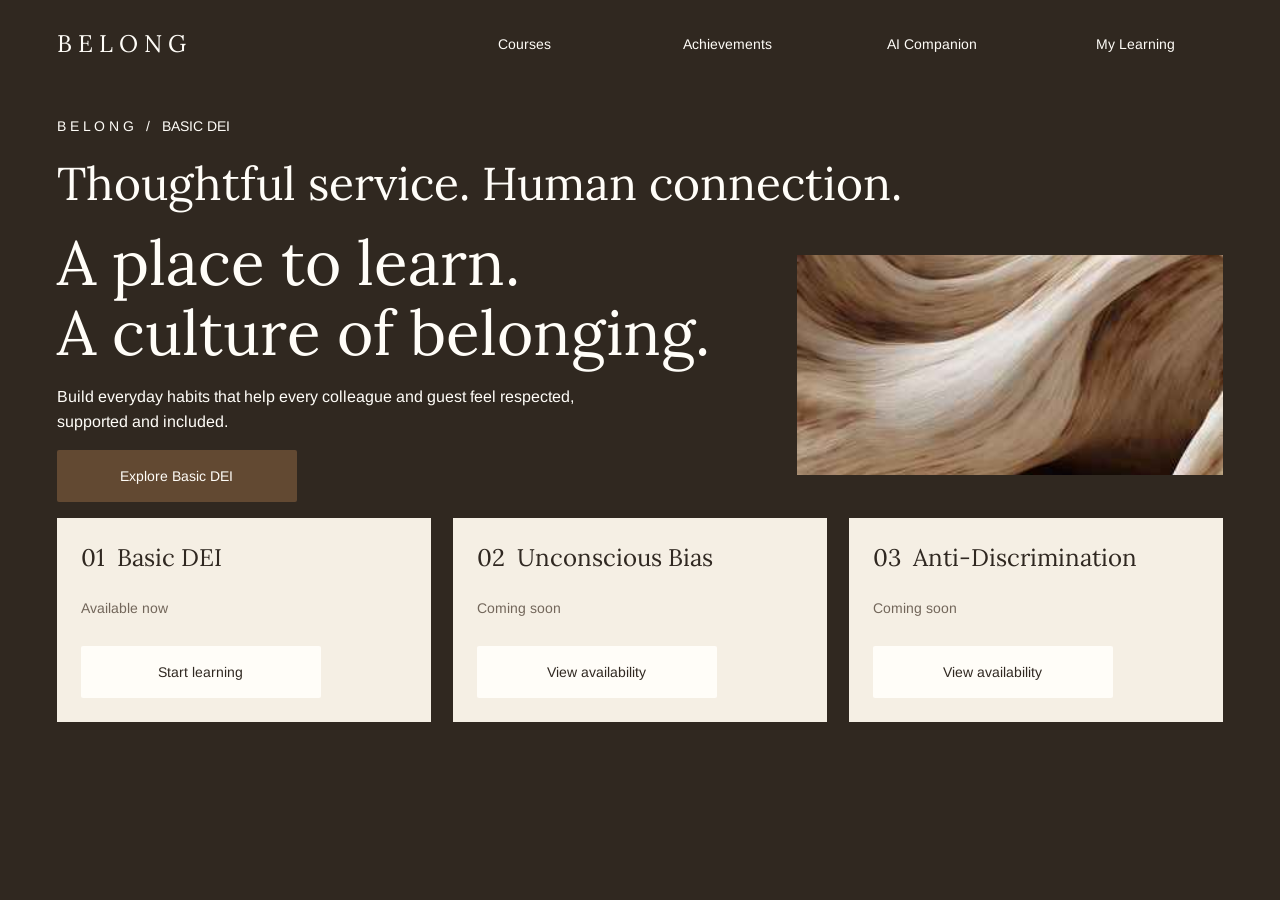
<file: index.html>
<!doctype html>
<html lang="en"><head><meta charset="utf-8"><meta name="viewport" content="width=device-width, initial-scale=1"><meta name="description" content="BELONG — Basic DEI learning. Thoughtful service. Human connection."><title>BELONG — Thoughtful service. Human connection.</title><link rel="stylesheet" href="styles.css"><link rel="stylesheet" href="learning.css"><script src="config.js" defer></script><script src="learning-state.js" defer></script><script src="app.js" defer></script></head><body><section class="n-13-2 node screen" data-node-id="13:2" id="screen-13:2" data-screen="13:2" data-title="D01 · Thoughtful service. Human connection."><nav class="n-13-3 node navigation" data-node-id="13:3" aria-label="Main navigation"><p class="n-I13-3-6-12 node" data-node-id="I13:3;6:12">B E L O N G</p>
<p class="n-I13-3-6-13 node" data-node-id="I13:3;6:13">Courses</p>
<a class="n-I13-3-6-14 node" data-node-id="I13:3;6:14" href="#14:31" data-target="14:31" data-reset-scroll="true">Achievements</a>
<a class="n-I13-3-6-15 node" data-node-id="I13:3;6:15" href="#14:45" data-target="14:45" data-reset-scroll="true">AI Companion</a>
<a class="n-I13-3-6-16 node" data-node-id="I13:3;6:16" href="#14:59" data-target="14:59" data-reset-scroll="true">My Learning</a></nav>
<main class="n-13-9 node content" data-node-id="13:9"><p class="n-13-10 node" data-node-id="13:10">B E L O N G   /   BASIC DEI</p>
<h1 class="n-13-11 node" data-node-id="13:11">Thoughtful service. Human connection.</h1>
<div class="n-13-12 node editorial" data-node-id="13:12"><div class="n-13-13 node" data-node-id="13:13"><h2 class="n-13-14 node hero-title" data-node-id="13:14">A place to learn.
A culture of belonging.</h2>
<p class="n-13-15 node" data-node-id="13:15">Build everyday habits that help every colleague and guest feel respected, supported and included.</p>
<button class="n-13-16 node action" data-node-id="13:16" type="button" data-target="13:35" data-reset-scroll="true"><p class="n-I13-16-6-3 node" data-node-id="I13:16;6:3">Explore Basic DEI</p></button></div>
<img class="n-13-18 node artwork" data-node-id="13:18" src="assets/f9c17b268db55722755fefa0c6519ae1cb78372f.jpg" alt="Flowing layers of warm sandstone" width="600" height="320"></div>
<div class="n-13-19 node courses" data-node-id="13:19"><article class="n-13-20 node course-card" data-node-id="13:20"><h2 class="n-13-21 node" data-node-id="13:21">01  Basic DEI</h2>
<p class="n-13-22 node" data-node-id="13:22">Available now</p>
<button class="n-13-23 node action" data-node-id="13:23" type="button" data-target="13:35" data-reset-scroll="true"><p class="n-I13-23-6-5 node" data-node-id="I13:23;6:5">Start learning</p></button></article>
<article class="n-13-25 node course-card" data-node-id="13:25"><h2 class="n-13-26 node" data-node-id="13:26">02  Unconscious Bias</h2>
<p class="n-13-27 node" data-node-id="13:27">Coming soon</p>
<button class="n-13-28 node action" data-node-id="13:28" type="button" data-target="14:17" data-reset-scroll="true"><p class="n-I13-28-6-5 node" data-node-id="I13:28;6:5">View availability</p></button></article>
<article class="n-13-30 node course-card" data-node-id="13:30"><h2 class="n-13-31 node" data-node-id="13:31">03  Anti-Discrimination</h2>
<p class="n-13-32 node" data-node-id="13:32">Coming soon</p>
<button class="n-13-33 node action" data-node-id="13:33" type="button" data-target="14:17" data-reset-scroll="true"><p class="n-I13-33-6-5 node" data-node-id="I13:33;6:5">View availability</p></button></article></div></main></section>
<section class="n-13-35 node screen" data-node-id="13:35" id="screen-13:35" data-screen="13:35" data-title="D02 · Basic DEI" hidden><nav class="n-13-36 node navigation" data-node-id="13:36" aria-label="Main navigation"><a class="n-I13-36-6-12 node" data-node-id="I13:36;6:12" href="#13:2" data-target="13:2" data-reset-scroll="true">B E L O N G</a>
<a class="n-I13-36-6-13 node" data-node-id="I13:36;6:13" href="#13:2" data-target="13:2" data-reset-scroll="true">Courses</a>
<a class="n-I13-36-6-14 node" data-node-id="I13:36;6:14" href="#14:31" data-target="14:31" data-reset-scroll="true">Achievements</a>
<a class="n-I13-36-6-15 node" data-node-id="I13:36;6:15" href="#14:45" data-target="14:45" data-reset-scroll="true">AI Companion</a>
<a class="n-I13-36-6-16 node" data-node-id="I13:36;6:16" href="#14:59" data-target="14:59" data-reset-scroll="true">My Learning</a></nav>
<main class="n-13-42 node content" data-node-id="13:42"><p class="n-13-43 node" data-node-id="13:43">B E L O N G   /   BASIC DEI</p>
<h1 class="n-13-44 node" data-node-id="13:44">Basic DEI</h1>
<div class="n-13-45 node editorial" data-node-id="13:45"><img class="n-13-46 node artwork" data-node-id="13:46" src="assets/130b94040c15193887002e3bfa2e1a9dc1000749.jpg" alt="Portrait used in the Basic DEI course" width="440" height="380">
<div class="n-13-47 node" data-node-id="13:47"><h2 class="n-13-48 node" data-node-id="13:48">Small actions. A more inclusive team.</h2>
<p class="n-13-49 node" data-node-id="13:49">Understand diversity, equity and inclusion, then practise responding to a colleague who feels left out.</p>
<p class="n-13-50 node" data-node-id="13:50">01  Watch the learning video
02  Answer eight questions
03  Practise a three-turn conversation
04  Review your coach feedback</p>
<p class="n-13-51 node" data-node-id="13:51">Quiz target: at least 7 of 8 correct (87.5%). One correction round is available.</p>
<button class="n-13-52 node action" data-node-id="13:52" type="button" data-target="14:73" data-reset-scroll="true"><p class="n-I13-52-6-3 node" data-node-id="I13:52;6:3">Start learning</p></button></div></div>
</main></section>
<section class="n-14-17 node screen" data-node-id="14:17" id="screen-14:17" data-screen="14:17" data-title="D03 · More learning is on its way." hidden><nav class="n-14-18 node navigation" data-node-id="14:18" aria-label="Main navigation"><a class="n-I14-18-6-12 node" data-node-id="I14:18;6:12" href="#13:2" data-target="13:2" data-reset-scroll="true">B E L O N G</a>
<a class="n-I14-18-6-13 node" data-node-id="I14:18;6:13" href="#13:2" data-target="13:2" data-reset-scroll="true">Courses</a>
<a class="n-I14-18-6-14 node" data-node-id="I14:18;6:14" href="#14:31" data-target="14:31" data-reset-scroll="true">Achievements</a>
<a class="n-I14-18-6-15 node" data-node-id="I14:18;6:15" href="#14:45" data-target="14:45" data-reset-scroll="true">AI Companion</a>
<a class="n-I14-18-6-16 node" data-node-id="I14:18;6:16" href="#14:59" data-target="14:59" data-reset-scroll="true">My Learning</a></nav>
<main class="n-14-24 node content" data-node-id="14:24"><p class="n-14-25 node" data-node-id="14:25">B E L O N G   /   BASIC DEI</p>
<h1 class="n-14-26 node" data-node-id="14:26">More learning is on its way.</h1>
<h2 class="n-14-27 node" data-node-id="14:27">Only Basic DEI is available. Other courses remain locked after completion.</h2>
<button class="n-14-28 node action" data-node-id="14:28" type="button" data-target="13:2" data-reset-scroll="true"><p class="n-I14-28-6-3 node" data-node-id="I14:28;6:3">Back to courses</p></button>
</main></section>
<section class="n-14-31 node screen" data-node-id="14:31" id="screen-14:31" data-screen="14:31" data-title="D04 · Your achievements" hidden><nav class="n-14-32 node navigation" data-node-id="14:32" aria-label="Main navigation"><a class="n-I14-32-6-12 node" data-node-id="I14:32;6:12" href="#13:2" data-target="13:2" data-reset-scroll="true">B E L O N G</a>
<a class="n-I14-32-6-13 node" data-node-id="I14:32;6:13" href="#13:2" data-target="13:2" data-reset-scroll="true">Courses</a>
<p class="n-I14-32-6-14 node" data-node-id="I14:32;6:14">Achievements</p>
<a class="n-I14-32-6-15 node" data-node-id="I14:32;6:15" href="#14:45" data-target="14:45" data-reset-scroll="true">AI Companion</a>
<a class="n-I14-32-6-16 node" data-node-id="I14:32;6:16" href="#14:59" data-target="14:59" data-reset-scroll="true">My Learning</a></nav>
<main class="n-14-38 node content" data-node-id="14:38"><p class="n-14-39 node" data-node-id="14:39">B E L O N G   /   BASIC DEI</p>
<h1 class="n-14-40 node" data-node-id="14:40">Your achievements</h1>
<h2 class="n-14-41 node" data-node-id="14:41">Your learning story starts here. Complete your first course to receive a completion reward. No scores or streaks have been recorded yet.</h2>
<button class="n-14-42 node action" data-node-id="14:42" type="button" data-target="13:35" data-reset-scroll="true"><p class="n-I14-42-6-3 node" data-node-id="I14:42;6:3">Explore Basic DEI</p></button>
</main></section>
<section class="n-14-45 node screen" data-node-id="14:45" id="screen-14:45" data-screen="14:45" data-title="D05 · Your AI Companion" hidden><nav class="n-14-46 node navigation" data-node-id="14:46" aria-label="Main navigation"><a class="n-I14-46-6-12 node" data-node-id="I14:46;6:12" href="#13:2" data-target="13:2" data-reset-scroll="true">B E L O N G</a>
<a class="n-I14-46-6-13 node" data-node-id="I14:46;6:13" href="#13:2" data-target="13:2" data-reset-scroll="true">Courses</a>
<a class="n-I14-46-6-14 node" data-node-id="I14:46;6:14" href="#14:31" data-target="14:31" data-reset-scroll="true">Achievements</a>
<p class="n-I14-46-6-15 node" data-node-id="I14:46;6:15">AI Companion</p>
<a class="n-I14-46-6-16 node" data-node-id="I14:46;6:16" href="#14:59" data-target="14:59" data-reset-scroll="true">My Learning</a></nav>
<main class="n-14-52 node content" data-node-id="14:52"><p class="n-14-53 node" data-node-id="14:53">B E L O N G   /   BASIC DEI</p>
<h1 class="n-14-54 node" data-node-id="14:54">Your AI Companion</h1>
<h2 class="n-14-55 node" data-node-id="14:55">Free conversation and extra practice are available after the research post-survey. Please complete your assigned learning journey first.</h2>
<button class="n-14-56 node action" data-node-id="14:56" type="button" data-target="14:59" data-reset-scroll="true"><p class="n-I14-56-6-3 node" data-node-id="I14:56;6:3">Continue learning</p></button>
</main></section>
<section class="n-14-59 node screen" data-node-id="14:59" id="screen-14:59" data-screen="14:59" data-title="D06 · My learning" hidden><nav class="n-14-60 node navigation" data-node-id="14:60" aria-label="Main navigation"><a class="n-I14-60-6-12 node" data-node-id="I14:60;6:12" href="#13:2" data-target="13:2" data-reset-scroll="true">B E L O N G</a>
<a class="n-I14-60-6-13 node" data-node-id="I14:60;6:13" href="#13:2" data-target="13:2" data-reset-scroll="true">Courses</a>
<a class="n-I14-60-6-14 node" data-node-id="I14:60;6:14" href="#14:31" data-target="14:31" data-reset-scroll="true">Achievements</a>
<a class="n-I14-60-6-15 node" data-node-id="I14:60;6:15" href="#14:45" data-target="14:45" data-reset-scroll="true">AI Companion</a>
<p class="n-I14-60-6-16 node" data-node-id="I14:60;6:16">My Learning</p></nav>
<main class="n-14-66 node content" data-node-id="14:66"><p class="n-14-67 node" data-node-id="14:67">B E L O N G   /   BASIC DEI</p>
<h1 class="n-14-68 node" data-node-id="14:68">My learning</h1>
<h2 class="n-14-69 node" data-node-id="14:69">Basic DEI · In progress
Video → Eight questions → Role play → Coach feedback
Resume your saved stage. Submitted answers cannot be changed.</h2>
<button class="n-14-70 node action" data-node-id="14:70" type="button" data-target="14:73" data-reset-scroll="true"><p class="n-I14-70-6-3 node" data-node-id="I14:70;6:3">Resume video</p></button>
</main></section>
<section class="n-14-73 node screen" data-node-id="14:73" id="screen-14:73" data-screen="14:73" data-title="D07 · Watch. Reflect. Include." hidden><nav class="n-14-74 node navigation" data-node-id="14:74" aria-label="Main navigation"><a class="n-I14-74-6-12 node" data-node-id="I14:74;6:12" href="#14:144" data-target="14:144" data-reset-scroll="true">B E L O N G</a>
<a class="n-I14-74-6-13 node" data-node-id="I14:74;6:13" href="#14:144" data-target="14:144" data-reset-scroll="true">Courses</a>
<a class="n-I14-74-6-14 node" data-node-id="I14:74;6:14" href="#14:144" data-target="14:144" data-reset-scroll="true">Achievements</a>
<a class="n-I14-74-6-15 node" data-node-id="I14:74;6:15" href="#14:144" data-target="14:144" data-reset-scroll="true">AI Companion</a>
<a class="n-I14-74-6-16 node" data-node-id="I14:74;6:16" href="#14:144" data-target="14:144" data-reset-scroll="true">My Learning</a></nav>
<main class="n-14-80 node content" data-node-id="14:80"><p class="n-14-81 node" data-node-id="14:81">B E L O N G   /   BASIC DEI</p>
<h1 class="n-14-82 node" data-node-id="14:82">Watch. Reflect. Include.</h1>
<h2 class="n-14-83 node" data-node-id="14:83">Basic DEI · Learning video
00:00 / 03:00
First viewing: pause and revisit watched sections. Unwatched sections cannot be skipped.</h2>
<div class="n-14-84 node" data-node-id="14:84"><h2 class="n-14-85 node" data-node-id="14:85">BASIC DEI
Diversity · Equity · Inclusion</h2>
</div>
<button class="n-14-87 node action" data-node-id="14:87" type="button" data-target="14:90" data-reset-scroll="true"><p class="n-I14-87-6-3 node" data-node-id="I14:87;6:3">Play video</p></button>
</main></section>
<section class="n-14-90 node screen" data-node-id="14:90" id="screen-14:90" data-screen="14:90" data-title="D08 · Learning video in progress" hidden><nav class="n-14-91 node navigation" data-node-id="14:91" aria-label="Main navigation"><a class="n-I14-91-6-12 node" data-node-id="I14:91;6:12" href="#14:144" data-target="14:144" data-reset-scroll="true">B E L O N G</a>
<a class="n-I14-91-6-13 node" data-node-id="I14:91;6:13" href="#14:144" data-target="14:144" data-reset-scroll="true">Courses</a>
<a class="n-I14-91-6-14 node" data-node-id="I14:91;6:14" href="#14:144" data-target="14:144" data-reset-scroll="true">Achievements</a>
<a class="n-I14-91-6-15 node" data-node-id="I14:91;6:15" href="#14:144" data-target="14:144" data-reset-scroll="true">AI Companion</a>
<a class="n-I14-91-6-16 node" data-node-id="I14:91;6:16" href="#14:144" data-target="14:144" data-reset-scroll="true">My Learning</a></nav>
<main class="n-14-97 node content" data-node-id="14:97"><p class="n-14-98 node" data-node-id="14:98">B E L O N G   /   BASIC DEI</p>
<h1 class="n-14-99 node" data-node-id="14:99">Learning video in progress</h1>
<h2 class="n-14-100 node" data-node-id="14:100">01:24 / 03:00
Video pauses when you leave this page. Your watched progress is retained.</h2>
<div class="n-14-101 node" data-node-id="14:101"><h2 class="n-14-102 node" data-node-id="14:102">BASIC DEI
Diversity · Equity · Inclusion</h2>
</div>



<button class="n-14-87 node action" type="button" data-target="14:90"><p class="n-I14-87-6-3 node">Play video</p></button>
</main></section>
<section class="n-14-111 node screen" data-node-id="14:111" id="screen-14:111" data-screen="14:111" data-title="D09 · Ready to put it into practice?" hidden><nav class="n-14-112 node navigation" data-node-id="14:112" aria-label="Main navigation"><a class="n-I14-112-6-12 node" data-node-id="I14:112;6:12" href="#14:144" data-target="14:144" data-reset-scroll="true">B E L O N G</a>
<a class="n-I14-112-6-13 node" data-node-id="I14:112;6:13" href="#14:144" data-target="14:144" data-reset-scroll="true">Courses</a>
<a class="n-I14-112-6-14 node" data-node-id="I14:112;6:14" href="#14:144" data-target="14:144" data-reset-scroll="true">Achievements</a>
<a class="n-I14-112-6-15 node" data-node-id="I14:112;6:15" href="#14:144" data-target="14:144" data-reset-scroll="true">AI Companion</a>
<a class="n-I14-112-6-16 node" data-node-id="I14:112;6:16" href="#14:144" data-target="14:144" data-reset-scroll="true">My Learning</a></nav>
<main class="n-14-118 node content" data-node-id="14:118"><p class="n-14-119 node" data-node-id="14:119">B E L O N G   /   BASIC DEI</p>
<h1 class="n-14-120 node" data-node-id="14:120">Ready to put it into practice?</h1>
<h2 class="n-14-121 node" data-node-id="14:121">Video completed. You can now begin the eight questions.
Your answers will be reviewed together at the end.</h2>
<div class="n-14-122 node" data-node-id="14:122"><h2 class="n-14-123 node" data-node-id="14:123">BASIC DEI
Diversity · Equity · Inclusion</h2>
</div>
<button class="n-14-125 node action" data-node-id="14:125" type="button" data-target="15:81" data-reset-scroll="true"><p class="n-I14-125-6-3 node" data-node-id="I14:125;6:3">Start eight questions</p></button>
<button class="n-14-127 node action" data-node-id="14:127" type="button" data-target="14:90" data-reset-scroll="true"><p class="n-I14-127-6-5 node" data-node-id="I14:127;6:5">Rewatch video</p></button>
</main></section>
<section class="n-14-130 node screen" data-node-id="14:130" id="screen-14:130" data-screen="14:130" data-title="D10 · Your video could not load" hidden><nav class="n-14-131 node navigation" data-node-id="14:131" aria-label="Main navigation"><a class="n-I14-131-6-12 node" data-node-id="I14:131;6:12" href="#14:144" data-target="14:144" data-reset-scroll="true">B E L O N G</a>
<a class="n-I14-131-6-13 node" data-node-id="I14:131;6:13" href="#14:144" data-target="14:144" data-reset-scroll="true">Courses</a>
<a class="n-I14-131-6-14 node" data-node-id="I14:131;6:14" href="#14:144" data-target="14:144" data-reset-scroll="true">Achievements</a>
<a class="n-I14-131-6-15 node" data-node-id="I14:131;6:15" href="#14:144" data-target="14:144" data-reset-scroll="true">AI Companion</a>
<a class="n-I14-131-6-16 node" data-node-id="I14:131;6:16" href="#14:144" data-target="14:144" data-reset-scroll="true">My Learning</a></nav>
<main class="n-14-137 node content" data-node-id="14:137"><p class="n-14-138 node" data-node-id="14:138">B E L O N G   /   BASIC DEI</p>
<h1 class="n-14-139 node" data-node-id="14:139">Your video could not load</h1>
<h2 class="n-14-140 node" data-node-id="14:140">Your watched progress is safe. Reload the video to continue. A technical problem is not a failed learning attempt.</h2>
<button class="n-14-141 node action" data-node-id="14:141" type="button" data-target="14:90" data-reset-scroll="true"><p class="n-I14-141-6-3 node" data-node-id="I14:141;6:3">Reload video</p></button>
</main></section>
<section class="n-14-144 node screen" data-node-id="14:144" id="screen-14:144" data-screen="14:144" data-title="D11 · Save and leave?" hidden><nav class="n-14-145 node navigation" data-node-id="14:145" aria-label="Main navigation"><a class="n-I14-145-6-12 node" data-node-id="I14:145;6:12" href="#13:2" data-target="13:2" data-reset-scroll="true">B E L O N G</a>
<a class="n-I14-145-6-13 node" data-node-id="I14:145;6:13" href="#13:2" data-target="13:2" data-reset-scroll="true">Courses</a>
<a class="n-I14-145-6-14 node" data-node-id="I14:145;6:14" href="#14:31" data-target="14:31" data-reset-scroll="true">Achievements</a>
<a class="n-I14-145-6-15 node" data-node-id="I14:145;6:15" href="#14:45" data-target="14:45" data-reset-scroll="true">AI Companion</a>
<a class="n-I14-145-6-16 node" data-node-id="I14:145;6:16" href="#14:59" data-target="14:59" data-reset-scroll="true">My Learning</a></nav>
<main class="n-14-151 node content" data-node-id="14:151"><p class="n-14-152 node" data-node-id="14:152">B E L O N G   /   BASIC DEI</p>
<h1 class="n-14-153 node" data-node-id="14:153">Save and leave?</h1>
<h2 class="n-14-154 node" data-node-id="14:154">Your submitted answers and current draft will be retained. Return to resume this stage.</h2>
<button class="n-14-155 node action" data-node-id="14:155" type="button" data-target="14:59" data-reset-scroll="true"><p class="n-I14-155-6-3 node" data-node-id="I14:155;6:3">Save and leave</p></button>
<button class="n-14-157 node action" data-node-id="14:157" type="button" data-target="15:81" data-reset-scroll="true"><p class="n-I14-157-6-5 node" data-node-id="I14:157;6:5">Keep learning</p></button>
</main></section>
<section class="n-14-160 node screen" data-node-id="14:160" id="screen-14:160" data-screen="14:160" data-title="D12 · We could not save your answer" hidden><nav class="n-14-161 node navigation" data-node-id="14:161" aria-label="Main navigation"><a class="n-I14-161-6-12 node" data-node-id="I14:161;6:12" href="#14:144" data-target="14:144" data-reset-scroll="true">B E L O N G</a>
<a class="n-I14-161-6-13 node" data-node-id="I14:161;6:13" href="#14:144" data-target="14:144" data-reset-scroll="true">Courses</a>
<a class="n-I14-161-6-14 node" data-node-id="I14:161;6:14" href="#14:144" data-target="14:144" data-reset-scroll="true">Achievements</a>
<a class="n-I14-161-6-15 node" data-node-id="I14:161;6:15" href="#14:144" data-target="14:144" data-reset-scroll="true">AI Companion</a>
<a class="n-I14-161-6-16 node" data-node-id="I14:161;6:16" href="#14:144" data-target="14:144" data-reset-scroll="true">My Learning</a></nav>
<main class="n-14-167 node content" data-node-id="14:167"><p class="n-14-168 node" data-node-id="14:168">B E L O N G   /   BASIC DEI</p>
<h1 class="n-14-169 node" data-node-id="14:169">We could not save your answer</h1>
<h2 class="n-14-170 node" data-node-id="14:170">Your selection is still here. Please retry. You will only proceed once the answer has been saved.</h2>
<button class="n-14-171 node action" data-node-id="14:171" type="button" data-target="15:135" data-reset-scroll="true"><p class="n-I14-171-6-3 node" data-node-id="I14:171;6:3">Retry saving</p></button>
</main></section>
<section class="n-15-81 node screen" data-node-id="15:81" id="screen-15:81" data-screen="15:81" data-title="Q1 · Choose the most inclusive response." hidden><nav class="n-15-82 node navigation" data-node-id="15:82" aria-label="Main navigation"><a class="n-I15-82-6-12 node" data-node-id="I15:82;6:12" href="#14:144" data-target="14:144" data-reset-scroll="true">B E L O N G</a>
<a class="n-I15-82-6-13 node" data-node-id="I15:82;6:13" href="#14:144" data-target="14:144" data-reset-scroll="true">Courses</a>
<a class="n-I15-82-6-14 node" data-node-id="I15:82;6:14" href="#14:144" data-target="14:144" data-reset-scroll="true">Achievements</a>
<a class="n-I15-82-6-15 node" data-node-id="I15:82;6:15" href="#14:144" data-target="14:144" data-reset-scroll="true">AI Companion</a>
<a class="n-I15-82-6-16 node" data-node-id="I15:82;6:16" href="#14:144" data-target="14:144" data-reset-scroll="true">My Learning</a></nav>
<main class="n-15-88 node content" data-node-id="15:88"><p class="n-15-89 node" data-node-id="15:89">B E L O N G   /   BASIC DEI</p>
<h1 class="n-15-90 node" data-node-id="15:90">Choose the most inclusive response.</h1>
<p class="n-15-91 node" data-node-id="15:91">Question 1 of 8  ·  0 submitted  ·  Sound on</p>
<div class="n-15-92 node" data-node-id="15:92" role="progressbar" aria-label="Submitted questions" aria-valuemin="0" aria-valuemax="8" aria-valuenow="0"><div class="n-15-93 node" data-node-id="15:93"></div></div>
<blockquote class="n-15-94 node" data-node-id="15:94"><p class="n-I15-94-8-3 node" data-node-id="I15:94;8:3">MAYA  ·  YOUR COWORKER</p>
<h2 class="n-I15-94-8-4 node" data-node-id="I15:94;8:4">A new colleague feels excluded by unfamiliar briefing abbreviations.</h2></blockquote>
<button class="n-15-97 node answer-option" data-node-id="15:97" role="radio" aria-checked="false" type="button" data-target="15:108" data-reset-scroll="true"><p class="n-I15-97-7-3 node" data-node-id="I15:97;7:3">A   Ask what would help them follow the briefing.</p></button>
<button class="n-15-99 node answer-option" data-node-id="15:99" role="radio" aria-checked="false" type="button" data-target="15:108" data-reset-scroll="true"><p class="n-I15-99-7-3 node" data-node-id="I15:99;7:3">B   Tell them to keep quiet until they learn.</p></button>
<button class="n-15-101 node answer-option" data-node-id="15:101" role="radio" aria-checked="false" type="button" data-target="15:108" data-reset-scroll="true"><p class="n-I15-101-7-3 node" data-node-id="I15:101;7:3">C   Assume they are not ready for the role.</p></button>
<button class="n-15-103 node action" data-node-id="15:103" type="button" disabled><p class="n-I15-103-6-7 node" data-node-id="I15:103;6:7">Submit answer</p></button>
<button class="n-15-105 node action" data-node-id="15:105" type="button" data-target="14:144" data-reset-scroll="true"><p class="n-I15-105-6-5 node" data-node-id="I15:105;6:5">Save and leave</p></button>
</main></section>
<section class="n-15-108 node screen" data-node-id="15:108" id="screen-15:108" data-screen="15:108" data-title="Q1selected · Choose the most inclusive response." hidden><nav class="n-15-109 node navigation" data-node-id="15:109" aria-label="Main navigation"><a class="n-I15-109-6-12 node" data-node-id="I15:109;6:12" href="#14:144" data-target="14:144" data-reset-scroll="true">B E L O N G</a>
<a class="n-I15-109-6-13 node" data-node-id="I15:109;6:13" href="#14:144" data-target="14:144" data-reset-scroll="true">Courses</a>
<a class="n-I15-109-6-14 node" data-node-id="I15:109;6:14" href="#14:144" data-target="14:144" data-reset-scroll="true">Achievements</a>
<a class="n-I15-109-6-15 node" data-node-id="I15:109;6:15" href="#14:144" data-target="14:144" data-reset-scroll="true">AI Companion</a>
<a class="n-I15-109-6-16 node" data-node-id="I15:109;6:16" href="#14:144" data-target="14:144" data-reset-scroll="true">My Learning</a></nav>
<main class="n-15-115 node content" data-node-id="15:115"><p class="n-15-116 node" data-node-id="15:116">B E L O N G   /   BASIC DEI</p>
<h1 class="n-15-117 node" data-node-id="15:117">Choose the most inclusive response.</h1>
<p class="n-15-118 node" data-node-id="15:118">Question 1 of 8  ·  0 submitted  ·  Sound on</p>
<div class="n-15-119 node" data-node-id="15:119" role="progressbar" aria-label="Submitted questions" aria-valuemin="0" aria-valuemax="8" aria-valuenow="0"><div class="n-15-120 node" data-node-id="15:120"></div></div>
<blockquote class="n-15-121 node" data-node-id="15:121"><p class="n-I15-121-8-3 node" data-node-id="I15:121;8:3">MAYA  ·  YOUR COWORKER</p>
<h2 class="n-I15-121-8-4 node" data-node-id="I15:121;8:4">A new colleague feels excluded by unfamiliar briefing abbreviations.</h2></blockquote>
<div class="n-15-124 node answer-option" data-node-id="15:124" role="radio" aria-checked="true" aria-disabled="true"><p class="n-I15-124-7-5 node" data-node-id="I15:124;7:5">A   Ask what would help them follow the briefing.</p></div>
<div class="n-15-126 node answer-option" data-node-id="15:126" role="radio" aria-checked="false" aria-disabled="true"><p class="n-I15-126-7-3 node" data-node-id="I15:126;7:3">B   Tell them to keep quiet until they learn.</p></div>
<div class="n-15-128 node answer-option" data-node-id="15:128" role="radio" aria-checked="false" aria-disabled="true"><p class="n-I15-128-7-3 node" data-node-id="I15:128;7:3">C   Assume they are not ready for the role.</p></div>
<button class="n-15-130 node action" data-node-id="15:130" type="button" data-target="15:135" data-reset-scroll="true"><p class="n-I15-130-6-3 node" data-node-id="I15:130;6:3">Submit answer</p></button>
<button class="n-15-132 node action" data-node-id="15:132" type="button" data-target="14:144" data-reset-scroll="true"><p class="n-I15-132-6-5 node" data-node-id="I15:132;6:5">Save and leave</p></button>
</main></section>
<section class="n-15-135 node screen" data-node-id="15:135" id="screen-15:135" data-screen="15:135" data-title="Q1done · Choose the most inclusive response." hidden><nav class="n-15-136 node navigation" data-node-id="15:136" aria-label="Main navigation"><a class="n-I15-136-6-12 node" data-node-id="I15:136;6:12" href="#14:144" data-target="14:144" data-reset-scroll="true">B E L O N G</a>
<a class="n-I15-136-6-13 node" data-node-id="I15:136;6:13" href="#14:144" data-target="14:144" data-reset-scroll="true">Courses</a>
<a class="n-I15-136-6-14 node" data-node-id="I15:136;6:14" href="#14:144" data-target="14:144" data-reset-scroll="true">Achievements</a>
<a class="n-I15-136-6-15 node" data-node-id="I15:136;6:15" href="#14:144" data-target="14:144" data-reset-scroll="true">AI Companion</a>
<a class="n-I15-136-6-16 node" data-node-id="I15:136;6:16" href="#14:144" data-target="14:144" data-reset-scroll="true">My Learning</a></nav>
<main class="n-15-142 node content" data-node-id="15:142"><p class="n-15-143 node" data-node-id="15:143">B E L O N G   /   BASIC DEI</p>
<h1 class="n-15-144 node" data-node-id="15:144">Choose the most inclusive response.</h1>
<p class="n-15-145 node" data-node-id="15:145">Question 1 of 8  ·  1 submitted  ·  Sound on</p>
<div class="n-15-146 node" data-node-id="15:146" role="progressbar" aria-label="Submitted questions" aria-valuemin="0" aria-valuemax="8" aria-valuenow="1"><div class="n-15-147 node" data-node-id="15:147"></div></div>
<blockquote class="n-15-148 node" data-node-id="15:148"><p class="n-I15-148-8-3 node" data-node-id="I15:148;8:3">MAYA  ·  YOUR COWORKER</p>
<h2 class="n-I15-148-8-4 node" data-node-id="I15:148;8:4">A new colleague feels excluded by unfamiliar briefing abbreviations.</h2></blockquote>
<div class="n-15-151 node answer-option" data-node-id="15:151" role="radio" aria-checked="true" aria-disabled="true"><p class="n-I15-151-7-7 node" data-node-id="I15:151;7:7">A   Ask what would help them follow the briefing.</p></div>
<div class="n-15-153 node answer-option" data-node-id="15:153" role="radio" aria-checked="false" aria-disabled="true"><p class="n-I15-153-7-3 node" data-node-id="I15:153;7:3">B   Tell them to keep quiet until they learn.</p></div>
<div class="n-15-155 node answer-option" data-node-id="15:155" role="radio" aria-checked="false" aria-disabled="true"><p class="n-I15-155-7-3 node" data-node-id="I15:155;7:3">C   Assume they are not ready for the role.</p></div>
<p class="n-15-157 node" data-node-id="15:157">Answer submitted. You will receive feedback after all eight questions.</p>

<button class="n-15-160 node action" data-node-id="15:160" type="button" data-target="14:144" data-reset-scroll="true"><p class="n-I15-160-6-5 node" data-node-id="I15:160;6:5">Save and leave</p></button>
</main></section>
<section class="n-15-163 node screen" data-node-id="15:163" id="screen-15:163" data-screen="15:163" data-title="Q2 · Choose the most inclusive response." hidden><nav class="n-15-164 node navigation" data-node-id="15:164" aria-label="Main navigation"><a class="n-I15-164-6-12 node" data-node-id="I15:164;6:12" href="#14:144" data-target="14:144" data-reset-scroll="true">B E L O N G</a>
<a class="n-I15-164-6-13 node" data-node-id="I15:164;6:13" href="#14:144" data-target="14:144" data-reset-scroll="true">Courses</a>
<a class="n-I15-164-6-14 node" data-node-id="I15:164;6:14" href="#14:144" data-target="14:144" data-reset-scroll="true">Achievements</a>
<a class="n-I15-164-6-15 node" data-node-id="I15:164;6:15" href="#14:144" data-target="14:144" data-reset-scroll="true">AI Companion</a>
<a class="n-I15-164-6-16 node" data-node-id="I15:164;6:16" href="#14:144" data-target="14:144" data-reset-scroll="true">My Learning</a></nav>
<main class="n-15-170 node content" data-node-id="15:170"><p class="n-15-171 node" data-node-id="15:171">B E L O N G   /   BASIC DEI</p>
<h1 class="n-15-172 node" data-node-id="15:172">Choose the most inclusive response.</h1>
<p class="n-15-173 node" data-node-id="15:173">Question 2 of 8  ·  1 submitted  ·  Sound on</p>
<div class="n-15-174 node" data-node-id="15:174" role="progressbar" aria-label="Submitted questions" aria-valuemin="0" aria-valuemax="8" aria-valuenow="1"><div class="n-15-175 node" data-node-id="15:175"></div></div>
<blockquote class="n-15-176 node" data-node-id="15:176"><p class="n-I15-176-8-3 node" data-node-id="I15:176;8:3">MAYA  ·  YOUR COWORKER</p>
<h2 class="n-I15-176-8-4 node" data-node-id="I15:176;8:4">Two equally qualified colleagues need different support to access training.</h2></blockquote>
<button class="n-15-179 node answer-option" data-node-id="15:179" role="radio" aria-checked="false" type="button" data-target="15:190" data-reset-scroll="true"><p class="n-I15-179-7-3 node" data-node-id="I15:179;7:3">A   Offer support according to each person&#39;s needs.</p></button>
<button class="n-15-181 node answer-option" data-node-id="15:181" role="radio" aria-checked="false" type="button" data-target="15:190" data-reset-scroll="true"><p class="n-I15-181-7-3 node" data-node-id="I15:181;7:3">B   Give everyone the same support regardless of need.</p></button>
<button class="n-15-183 node answer-option" data-node-id="15:183" role="radio" aria-checked="false" type="button" data-target="15:190" data-reset-scroll="true"><p class="n-I15-183-7-3 node" data-node-id="I15:183;7:3">C   Offer support only to the most confident colleague.</p></button>
<button class="n-15-185 node action" data-node-id="15:185" type="button" disabled><p class="n-I15-185-6-7 node" data-node-id="I15:185;6:7">Submit answer</p></button>
<button class="n-15-187 node action" data-node-id="15:187" type="button" data-target="14:144" data-reset-scroll="true"><p class="n-I15-187-6-5 node" data-node-id="I15:187;6:5">Save and leave</p></button>
</main></section>
<section class="n-15-190 node screen" data-node-id="15:190" id="screen-15:190" data-screen="15:190" data-title="Q2selected · Choose the most inclusive response." hidden><nav class="n-15-191 node navigation" data-node-id="15:191" aria-label="Main navigation"><a class="n-I15-191-6-12 node" data-node-id="I15:191;6:12" href="#14:144" data-target="14:144" data-reset-scroll="true">B E L O N G</a>
<a class="n-I15-191-6-13 node" data-node-id="I15:191;6:13" href="#14:144" data-target="14:144" data-reset-scroll="true">Courses</a>
<a class="n-I15-191-6-14 node" data-node-id="I15:191;6:14" href="#14:144" data-target="14:144" data-reset-scroll="true">Achievements</a>
<a class="n-I15-191-6-15 node" data-node-id="I15:191;6:15" href="#14:144" data-target="14:144" data-reset-scroll="true">AI Companion</a>
<a class="n-I15-191-6-16 node" data-node-id="I15:191;6:16" href="#14:144" data-target="14:144" data-reset-scroll="true">My Learning</a></nav>
<main class="n-15-197 node content" data-node-id="15:197"><p class="n-15-198 node" data-node-id="15:198">B E L O N G   /   BASIC DEI</p>
<h1 class="n-15-199 node" data-node-id="15:199">Choose the most inclusive response.</h1>
<p class="n-15-200 node" data-node-id="15:200">Question 2 of 8  ·  1 submitted  ·  Sound on</p>
<div class="n-15-201 node" data-node-id="15:201" role="progressbar" aria-label="Submitted questions" aria-valuemin="0" aria-valuemax="8" aria-valuenow="1"><div class="n-15-202 node" data-node-id="15:202"></div></div>
<blockquote class="n-15-203 node" data-node-id="15:203"><p class="n-I15-203-8-3 node" data-node-id="I15:203;8:3">MAYA  ·  YOUR COWORKER</p>
<h2 class="n-I15-203-8-4 node" data-node-id="I15:203;8:4">Two equally qualified colleagues need different support to access training.</h2></blockquote>
<div class="n-15-206 node answer-option" data-node-id="15:206" role="radio" aria-checked="true" aria-disabled="true"><p class="n-I15-206-7-5 node" data-node-id="I15:206;7:5">A   Offer support according to each person&#39;s needs.</p></div>
<div class="n-15-208 node answer-option" data-node-id="15:208" role="radio" aria-checked="false" aria-disabled="true"><p class="n-I15-208-7-3 node" data-node-id="I15:208;7:3">B   Give everyone the same support regardless of need.</p></div>
<div class="n-15-210 node answer-option" data-node-id="15:210" role="radio" aria-checked="false" aria-disabled="true"><p class="n-I15-210-7-3 node" data-node-id="I15:210;7:3">C   Offer support only to the most confident colleague.</p></div>
<button class="n-15-212 node action" data-node-id="15:212" type="button" data-target="15:217" data-reset-scroll="true"><p class="n-I15-212-6-3 node" data-node-id="I15:212;6:3">Submit answer</p></button>
<button class="n-15-214 node action" data-node-id="15:214" type="button" data-target="14:144" data-reset-scroll="true"><p class="n-I15-214-6-5 node" data-node-id="I15:214;6:5">Save and leave</p></button>
</main></section>
<section class="n-15-217 node screen" data-node-id="15:217" id="screen-15:217" data-screen="15:217" data-title="Q2done · Choose the most inclusive response." hidden><nav class="n-15-218 node navigation" data-node-id="15:218" aria-label="Main navigation"><a class="n-I15-218-6-12 node" data-node-id="I15:218;6:12" href="#14:144" data-target="14:144" data-reset-scroll="true">B E L O N G</a>
<a class="n-I15-218-6-13 node" data-node-id="I15:218;6:13" href="#14:144" data-target="14:144" data-reset-scroll="true">Courses</a>
<a class="n-I15-218-6-14 node" data-node-id="I15:218;6:14" href="#14:144" data-target="14:144" data-reset-scroll="true">Achievements</a>
<a class="n-I15-218-6-15 node" data-node-id="I15:218;6:15" href="#14:144" data-target="14:144" data-reset-scroll="true">AI Companion</a>
<a class="n-I15-218-6-16 node" data-node-id="I15:218;6:16" href="#14:144" data-target="14:144" data-reset-scroll="true">My Learning</a></nav>
<main class="n-15-224 node content" data-node-id="15:224"><p class="n-15-225 node" data-node-id="15:225">B E L O N G   /   BASIC DEI</p>
<h1 class="n-15-226 node" data-node-id="15:226">Choose the most inclusive response.</h1>
<p class="n-15-227 node" data-node-id="15:227">Question 2 of 8  ·  2 submitted  ·  Sound on</p>
<div class="n-15-228 node" data-node-id="15:228" role="progressbar" aria-label="Submitted questions" aria-valuemin="0" aria-valuemax="8" aria-valuenow="2"><div class="n-15-229 node" data-node-id="15:229"></div></div>
<blockquote class="n-15-230 node" data-node-id="15:230"><p class="n-I15-230-8-3 node" data-node-id="I15:230;8:3">MAYA  ·  YOUR COWORKER</p>
<h2 class="n-I15-230-8-4 node" data-node-id="I15:230;8:4">Two equally qualified colleagues need different support to access training.</h2></blockquote>
<div class="n-15-233 node answer-option" data-node-id="15:233" role="radio" aria-checked="true" aria-disabled="true"><p class="n-I15-233-7-7 node" data-node-id="I15:233;7:7">A   Offer support according to each person&#39;s needs.</p></div>
<div class="n-15-235 node answer-option" data-node-id="15:235" role="radio" aria-checked="false" aria-disabled="true"><p class="n-I15-235-7-3 node" data-node-id="I15:235;7:3">B   Give everyone the same support regardless of need.</p></div>
<div class="n-15-237 node answer-option" data-node-id="15:237" role="radio" aria-checked="false" aria-disabled="true"><p class="n-I15-237-7-3 node" data-node-id="I15:237;7:3">C   Offer support only to the most confident colleague.</p></div>
<p class="n-15-239 node" data-node-id="15:239">Answer submitted. You will receive feedback after all eight questions.</p>

<button class="n-15-242 node action" data-node-id="15:242" type="button" data-target="14:144" data-reset-scroll="true"><p class="n-I15-242-6-5 node" data-node-id="I15:242;6:5">Save and leave</p></button>
</main></section>
<section class="n-15-245 node screen" data-node-id="15:245" id="screen-15:245" data-screen="15:245" data-title="Q3 · Choose the most inclusive response." hidden><nav class="n-15-246 node navigation" data-node-id="15:246" aria-label="Main navigation"><a class="n-I15-246-6-12 node" data-node-id="I15:246;6:12" href="#14:144" data-target="14:144" data-reset-scroll="true">B E L O N G</a>
<a class="n-I15-246-6-13 node" data-node-id="I15:246;6:13" href="#14:144" data-target="14:144" data-reset-scroll="true">Courses</a>
<a class="n-I15-246-6-14 node" data-node-id="I15:246;6:14" href="#14:144" data-target="14:144" data-reset-scroll="true">Achievements</a>
<a class="n-I15-246-6-15 node" data-node-id="I15:246;6:15" href="#14:144" data-target="14:144" data-reset-scroll="true">AI Companion</a>
<a class="n-I15-246-6-16 node" data-node-id="I15:246;6:16" href="#14:144" data-target="14:144" data-reset-scroll="true">My Learning</a></nav>
<main class="n-15-252 node content" data-node-id="15:252"><p class="n-15-253 node" data-node-id="15:253">B E L O N G   /   BASIC DEI</p>
<h1 class="n-15-254 node" data-node-id="15:254">Choose the most inclusive response.</h1>
<p class="n-15-255 node" data-node-id="15:255">Question 3 of 8  ·  2 submitted  ·  Sound on</p>
<div class="n-15-256 node" data-node-id="15:256" role="progressbar" aria-label="Submitted questions" aria-valuemin="0" aria-valuemax="8" aria-valuenow="2"><div class="n-15-257 node" data-node-id="15:257"></div></div>
<blockquote class="n-15-258 node" data-node-id="15:258"><p class="n-I15-258-8-3 node" data-node-id="I15:258;8:3">MAYA  ·  YOUR COWORKER</p>
<h2 class="n-I15-258-8-4 node" data-node-id="I15:258;8:4">A team includes people with different backgrounds and experiences.</h2></blockquote>
<button class="n-15-261 node answer-option" data-node-id="15:261" role="radio" aria-checked="false" type="button" data-target="15:272" data-reset-scroll="true"><p class="n-I15-261-7-3 node" data-node-id="I15:261;7:3">A   Recognise and value these differences.</p></button>
<button class="n-15-263 node answer-option" data-node-id="15:263" role="radio" aria-checked="false" type="button" data-target="15:272" data-reset-scroll="true"><p class="n-I15-263-7-3 node" data-node-id="I15:263;7:3">B   Expect everyone to share the same views.</p></button>
<button class="n-15-265 node answer-option" data-node-id="15:265" role="radio" aria-checked="false" type="button" data-target="15:272" data-reset-scroll="true"><p class="n-I15-265-7-3 node" data-node-id="I15:265;7:3">C   Assign roles based on stereotypes.</p></button>
<button class="n-15-267 node action" data-node-id="15:267" type="button" disabled><p class="n-I15-267-6-7 node" data-node-id="I15:267;6:7">Submit answer</p></button>
<button class="n-15-269 node action" data-node-id="15:269" type="button" data-target="14:144" data-reset-scroll="true"><p class="n-I15-269-6-5 node" data-node-id="I15:269;6:5">Save and leave</p></button>
</main></section>
<section class="n-15-272 node screen" data-node-id="15:272" id="screen-15:272" data-screen="15:272" data-title="Q3selected · Choose the most inclusive response." hidden><nav class="n-15-273 node navigation" data-node-id="15:273" aria-label="Main navigation"><a class="n-I15-273-6-12 node" data-node-id="I15:273;6:12" href="#14:144" data-target="14:144" data-reset-scroll="true">B E L O N G</a>
<a class="n-I15-273-6-13 node" data-node-id="I15:273;6:13" href="#14:144" data-target="14:144" data-reset-scroll="true">Courses</a>
<a class="n-I15-273-6-14 node" data-node-id="I15:273;6:14" href="#14:144" data-target="14:144" data-reset-scroll="true">Achievements</a>
<a class="n-I15-273-6-15 node" data-node-id="I15:273;6:15" href="#14:144" data-target="14:144" data-reset-scroll="true">AI Companion</a>
<a class="n-I15-273-6-16 node" data-node-id="I15:273;6:16" href="#14:144" data-target="14:144" data-reset-scroll="true">My Learning</a></nav>
<main class="n-15-279 node content" data-node-id="15:279"><p class="n-15-280 node" data-node-id="15:280">B E L O N G   /   BASIC DEI</p>
<h1 class="n-15-281 node" data-node-id="15:281">Choose the most inclusive response.</h1>
<p class="n-15-282 node" data-node-id="15:282">Question 3 of 8  ·  2 submitted  ·  Sound on</p>
<div class="n-15-283 node" data-node-id="15:283" role="progressbar" aria-label="Submitted questions" aria-valuemin="0" aria-valuemax="8" aria-valuenow="2"><div class="n-15-284 node" data-node-id="15:284"></div></div>
<blockquote class="n-15-285 node" data-node-id="15:285"><p class="n-I15-285-8-3 node" data-node-id="I15:285;8:3">MAYA  ·  YOUR COWORKER</p>
<h2 class="n-I15-285-8-4 node" data-node-id="I15:285;8:4">A team includes people with different backgrounds and experiences.</h2></blockquote>
<div class="n-15-288 node answer-option" data-node-id="15:288" role="radio" aria-checked="true" aria-disabled="true"><p class="n-I15-288-7-5 node" data-node-id="I15:288;7:5">A   Recognise and value these differences.</p></div>
<div class="n-15-290 node answer-option" data-node-id="15:290" role="radio" aria-checked="false" aria-disabled="true"><p class="n-I15-290-7-3 node" data-node-id="I15:290;7:3">B   Expect everyone to share the same views.</p></div>
<div class="n-15-292 node answer-option" data-node-id="15:292" role="radio" aria-checked="false" aria-disabled="true"><p class="n-I15-292-7-3 node" data-node-id="I15:292;7:3">C   Assign roles based on stereotypes.</p></div>
<button class="n-15-294 node action" data-node-id="15:294" type="button" data-target="15:299" data-reset-scroll="true"><p class="n-I15-294-6-3 node" data-node-id="I15:294;6:3">Submit answer</p></button>
<button class="n-15-296 node action" data-node-id="15:296" type="button" data-target="14:144" data-reset-scroll="true"><p class="n-I15-296-6-5 node" data-node-id="I15:296;6:5">Save and leave</p></button>
</main></section>
<section class="n-15-299 node screen" data-node-id="15:299" id="screen-15:299" data-screen="15:299" data-title="Q3done · Choose the most inclusive response." hidden><nav class="n-15-300 node navigation" data-node-id="15:300" aria-label="Main navigation"><a class="n-I15-300-6-12 node" data-node-id="I15:300;6:12" href="#14:144" data-target="14:144" data-reset-scroll="true">B E L O N G</a>
<a class="n-I15-300-6-13 node" data-node-id="I15:300;6:13" href="#14:144" data-target="14:144" data-reset-scroll="true">Courses</a>
<a class="n-I15-300-6-14 node" data-node-id="I15:300;6:14" href="#14:144" data-target="14:144" data-reset-scroll="true">Achievements</a>
<a class="n-I15-300-6-15 node" data-node-id="I15:300;6:15" href="#14:144" data-target="14:144" data-reset-scroll="true">AI Companion</a>
<a class="n-I15-300-6-16 node" data-node-id="I15:300;6:16" href="#14:144" data-target="14:144" data-reset-scroll="true">My Learning</a></nav>
<main class="n-15-306 node content" data-node-id="15:306"><p class="n-15-307 node" data-node-id="15:307">B E L O N G   /   BASIC DEI</p>
<h1 class="n-15-308 node" data-node-id="15:308">Choose the most inclusive response.</h1>
<p class="n-15-309 node" data-node-id="15:309">Question 3 of 8  ·  3 submitted  ·  Sound on</p>
<div class="n-15-310 node" data-node-id="15:310" role="progressbar" aria-label="Submitted questions" aria-valuemin="0" aria-valuemax="8" aria-valuenow="3"><div class="n-15-311 node" data-node-id="15:311"></div></div>
<blockquote class="n-15-312 node" data-node-id="15:312"><p class="n-I15-312-8-3 node" data-node-id="I15:312;8:3">MAYA  ·  YOUR COWORKER</p>
<h2 class="n-I15-312-8-4 node" data-node-id="I15:312;8:4">A team includes people with different backgrounds and experiences.</h2></blockquote>
<div class="n-15-315 node answer-option" data-node-id="15:315" role="radio" aria-checked="true" aria-disabled="true"><p class="n-I15-315-7-7 node" data-node-id="I15:315;7:7">A   Recognise and value these differences.</p></div>
<div class="n-15-317 node answer-option" data-node-id="15:317" role="radio" aria-checked="false" aria-disabled="true"><p class="n-I15-317-7-3 node" data-node-id="I15:317;7:3">B   Expect everyone to share the same views.</p></div>
<div class="n-15-319 node answer-option" data-node-id="15:319" role="radio" aria-checked="false" aria-disabled="true"><p class="n-I15-319-7-3 node" data-node-id="I15:319;7:3">C   Assign roles based on stereotypes.</p></div>
<p class="n-15-321 node" data-node-id="15:321">Answer submitted. You will receive feedback after all eight questions.</p>

<button class="n-15-324 node action" data-node-id="15:324" type="button" data-target="14:144" data-reset-scroll="true"><p class="n-I15-324-6-5 node" data-node-id="I15:324;6:5">Save and leave</p></button>
</main></section>
<section class="n-15-327 node screen" data-node-id="15:327" id="screen-15:327" data-screen="15:327" data-title="Q4 · Choose the most inclusive response." hidden><nav class="n-15-328 node navigation" data-node-id="15:328" aria-label="Main navigation"><a class="n-I15-328-6-12 node" data-node-id="I15:328;6:12" href="#14:144" data-target="14:144" data-reset-scroll="true">B E L O N G</a>
<a class="n-I15-328-6-13 node" data-node-id="I15:328;6:13" href="#14:144" data-target="14:144" data-reset-scroll="true">Courses</a>
<a class="n-I15-328-6-14 node" data-node-id="I15:328;6:14" href="#14:144" data-target="14:144" data-reset-scroll="true">Achievements</a>
<a class="n-I15-328-6-15 node" data-node-id="I15:328;6:15" href="#14:144" data-target="14:144" data-reset-scroll="true">AI Companion</a>
<a class="n-I15-328-6-16 node" data-node-id="I15:328;6:16" href="#14:144" data-target="14:144" data-reset-scroll="true">My Learning</a></nav>
<main class="n-15-334 node content" data-node-id="15:334"><p class="n-15-335 node" data-node-id="15:335">B E L O N G   /   BASIC DEI</p>
<h1 class="n-15-336 node" data-node-id="15:336">Choose the most inclusive response.</h1>
<p class="n-15-337 node" data-node-id="15:337">Question 4 of 8  ·  3 submitted  ·  Sound on</p>
<div class="n-15-338 node" data-node-id="15:338" role="progressbar" aria-label="Submitted questions" aria-valuemin="0" aria-valuemax="8" aria-valuenow="3"><div class="n-15-339 node" data-node-id="15:339"></div></div>
<blockquote class="n-15-340 node" data-node-id="15:340"><p class="n-I15-340-8-3 node" data-node-id="I15:340;8:3">MAYA  ·  YOUR COWORKER</p>
<h2 class="n-I15-340-8-4 node" data-node-id="I15:340;8:4">A guest mentions a dietary requirement.</h2></blockquote>
<button class="n-15-343 node answer-option" data-node-id="15:343" role="radio" aria-checked="false" type="button" data-target="15:354" data-reset-scroll="true"><p class="n-I15-343-7-3 node" data-node-id="I15:343;7:3">A   Ask about their needs and check suitable options.</p></button>
<button class="n-15-345 node answer-option" data-node-id="15:345" role="radio" aria-checked="false" type="button" data-target="15:354" data-reset-scroll="true"><p class="n-I15-345-7-3 node" data-node-id="I15:345;7:3">B   Guess their needs from their appearance.</p></button>
<button class="n-15-347 node answer-option" data-node-id="15:347" role="radio" aria-checked="false" type="button" data-target="15:354" data-reset-scroll="true"><p class="n-I15-347-7-3 node" data-node-id="I15:347;7:3">C   Dismiss the request as inconvenient.</p></button>
<button class="n-15-349 node action" data-node-id="15:349" type="button" disabled><p class="n-I15-349-6-7 node" data-node-id="I15:349;6:7">Submit answer</p></button>
<button class="n-15-351 node action" data-node-id="15:351" type="button" data-target="14:144" data-reset-scroll="true"><p class="n-I15-351-6-5 node" data-node-id="I15:351;6:5">Save and leave</p></button>
</main></section>
<section class="n-15-354 node screen" data-node-id="15:354" id="screen-15:354" data-screen="15:354" data-title="Q4selected · Choose the most inclusive response." hidden><nav class="n-15-355 node navigation" data-node-id="15:355" aria-label="Main navigation"><a class="n-I15-355-6-12 node" data-node-id="I15:355;6:12" href="#14:144" data-target="14:144" data-reset-scroll="true">B E L O N G</a>
<a class="n-I15-355-6-13 node" data-node-id="I15:355;6:13" href="#14:144" data-target="14:144" data-reset-scroll="true">Courses</a>
<a class="n-I15-355-6-14 node" data-node-id="I15:355;6:14" href="#14:144" data-target="14:144" data-reset-scroll="true">Achievements</a>
<a class="n-I15-355-6-15 node" data-node-id="I15:355;6:15" href="#14:144" data-target="14:144" data-reset-scroll="true">AI Companion</a>
<a class="n-I15-355-6-16 node" data-node-id="I15:355;6:16" href="#14:144" data-target="14:144" data-reset-scroll="true">My Learning</a></nav>
<main class="n-15-361 node content" data-node-id="15:361"><p class="n-15-362 node" data-node-id="15:362">B E L O N G   /   BASIC DEI</p>
<h1 class="n-15-363 node" data-node-id="15:363">Choose the most inclusive response.</h1>
<p class="n-15-364 node" data-node-id="15:364">Question 4 of 8  ·  3 submitted  ·  Sound on</p>
<div class="n-15-365 node" data-node-id="15:365" role="progressbar" aria-label="Submitted questions" aria-valuemin="0" aria-valuemax="8" aria-valuenow="3"><div class="n-15-366 node" data-node-id="15:366"></div></div>
<blockquote class="n-15-367 node" data-node-id="15:367"><p class="n-I15-367-8-3 node" data-node-id="I15:367;8:3">MAYA  ·  YOUR COWORKER</p>
<h2 class="n-I15-367-8-4 node" data-node-id="I15:367;8:4">A guest mentions a dietary requirement.</h2></blockquote>
<div class="n-15-370 node answer-option" data-node-id="15:370" role="radio" aria-checked="true" aria-disabled="true"><p class="n-I15-370-7-5 node" data-node-id="I15:370;7:5">A   Ask about their needs and check suitable options.</p></div>
<div class="n-15-372 node answer-option" data-node-id="15:372" role="radio" aria-checked="false" aria-disabled="true"><p class="n-I15-372-7-3 node" data-node-id="I15:372;7:3">B   Guess their needs from their appearance.</p></div>
<div class="n-15-374 node answer-option" data-node-id="15:374" role="radio" aria-checked="false" aria-disabled="true"><p class="n-I15-374-7-3 node" data-node-id="I15:374;7:3">C   Dismiss the request as inconvenient.</p></div>
<button class="n-15-376 node action" data-node-id="15:376" type="button" data-target="15:381" data-reset-scroll="true"><p class="n-I15-376-6-3 node" data-node-id="I15:376;6:3">Submit answer</p></button>
<button class="n-15-378 node action" data-node-id="15:378" type="button" data-target="14:144" data-reset-scroll="true"><p class="n-I15-378-6-5 node" data-node-id="I15:378;6:5">Save and leave</p></button>
</main></section>
<section class="n-15-381 node screen" data-node-id="15:381" id="screen-15:381" data-screen="15:381" data-title="Q4done · Choose the most inclusive response." hidden><nav class="n-15-382 node navigation" data-node-id="15:382" aria-label="Main navigation"><a class="n-I15-382-6-12 node" data-node-id="I15:382;6:12" href="#14:144" data-target="14:144" data-reset-scroll="true">B E L O N G</a>
<a class="n-I15-382-6-13 node" data-node-id="I15:382;6:13" href="#14:144" data-target="14:144" data-reset-scroll="true">Courses</a>
<a class="n-I15-382-6-14 node" data-node-id="I15:382;6:14" href="#14:144" data-target="14:144" data-reset-scroll="true">Achievements</a>
<a class="n-I15-382-6-15 node" data-node-id="I15:382;6:15" href="#14:144" data-target="14:144" data-reset-scroll="true">AI Companion</a>
<a class="n-I15-382-6-16 node" data-node-id="I15:382;6:16" href="#14:144" data-target="14:144" data-reset-scroll="true">My Learning</a></nav>
<main class="n-15-388 node content" data-node-id="15:388"><p class="n-15-389 node" data-node-id="15:389">B E L O N G   /   BASIC DEI</p>
<h1 class="n-15-390 node" data-node-id="15:390">Choose the most inclusive response.</h1>
<p class="n-15-391 node" data-node-id="15:391">Question 4 of 8  ·  4 submitted  ·  Sound on</p>
<div class="n-15-392 node" data-node-id="15:392" role="progressbar" aria-label="Submitted questions" aria-valuemin="0" aria-valuemax="8" aria-valuenow="4"><div class="n-15-393 node" data-node-id="15:393"></div></div>
<blockquote class="n-15-394 node" data-node-id="15:394"><p class="n-I15-394-8-3 node" data-node-id="I15:394;8:3">MAYA  ·  YOUR COWORKER</p>
<h2 class="n-I15-394-8-4 node" data-node-id="I15:394;8:4">A guest mentions a dietary requirement.</h2></blockquote>
<div class="n-15-397 node answer-option" data-node-id="15:397" role="radio" aria-checked="true" aria-disabled="true"><p class="n-I15-397-7-7 node" data-node-id="I15:397;7:7">A   Ask about their needs and check suitable options.</p></div>
<div class="n-15-399 node answer-option" data-node-id="15:399" role="radio" aria-checked="false" aria-disabled="true"><p class="n-I15-399-7-3 node" data-node-id="I15:399;7:3">B   Guess their needs from their appearance.</p></div>
<div class="n-15-401 node answer-option" data-node-id="15:401" role="radio" aria-checked="false" aria-disabled="true"><p class="n-I15-401-7-3 node" data-node-id="I15:401;7:3">C   Dismiss the request as inconvenient.</p></div>
<p class="n-15-403 node" data-node-id="15:403">Answer submitted. You will receive feedback after all eight questions.</p>

<button class="n-15-406 node action" data-node-id="15:406" type="button" data-target="14:144" data-reset-scroll="true"><p class="n-I15-406-6-5 node" data-node-id="I15:406;6:5">Save and leave</p></button>
</main></section>
<section class="n-15-409 node screen" data-node-id="15:409" id="screen-15:409" data-screen="15:409" data-title="Q5 · Choose the most inclusive response." hidden><nav class="n-15-410 node navigation" data-node-id="15:410" aria-label="Main navigation"><a class="n-I15-410-6-12 node" data-node-id="I15:410;6:12" href="#14:144" data-target="14:144" data-reset-scroll="true">B E L O N G</a>
<a class="n-I15-410-6-13 node" data-node-id="I15:410;6:13" href="#14:144" data-target="14:144" data-reset-scroll="true">Courses</a>
<a class="n-I15-410-6-14 node" data-node-id="I15:410;6:14" href="#14:144" data-target="14:144" data-reset-scroll="true">Achievements</a>
<a class="n-I15-410-6-15 node" data-node-id="I15:410;6:15" href="#14:144" data-target="14:144" data-reset-scroll="true">AI Companion</a>
<a class="n-I15-410-6-16 node" data-node-id="I15:410;6:16" href="#14:144" data-target="14:144" data-reset-scroll="true">My Learning</a></nav>
<main class="n-15-416 node content" data-node-id="15:416"><p class="n-15-417 node" data-node-id="15:417">B E L O N G   /   BASIC DEI</p>
<h1 class="n-15-418 node" data-node-id="15:418">Choose the most inclusive response.</h1>
<p class="n-15-419 node" data-node-id="15:419">Question 5 of 8  ·  4 submitted  ·  Sound on</p>
<div class="n-15-420 node" data-node-id="15:420" role="progressbar" aria-label="Submitted questions" aria-valuemin="0" aria-valuemax="8" aria-valuenow="4"><div class="n-15-421 node" data-node-id="15:421"></div></div>
<blockquote class="n-15-422 node" data-node-id="15:422"><p class="n-I15-422-8-3 node" data-node-id="I15:422;8:3">MAYA  ·  YOUR COWORKER</p>
<h2 class="n-I15-422-8-4 node" data-node-id="I15:422;8:4">A quiet colleague has not spoken in a team discussion.</h2></blockquote>
<button class="n-15-425 node answer-option" data-node-id="15:425" role="radio" aria-checked="false" type="button" data-target="15:436" data-reset-scroll="true"><p class="n-I15-425-7-3 node" data-node-id="I15:425;7:3">A   Invite their view without pressuring them.</p></button>
<button class="n-15-427 node answer-option" data-node-id="15:427" role="radio" aria-checked="false" type="button" data-target="15:436" data-reset-scroll="true"><p class="n-I15-427-7-3 node" data-node-id="I15:427;7:3">B   Speak for them without asking.</p></button>
<button class="n-15-429 node answer-option" data-node-id="15:429" role="radio" aria-checked="false" type="button" data-target="15:436" data-reset-scroll="true"><p class="n-I15-429-7-3 node" data-node-id="I15:429;7:3">C   Assume they have nothing to contribute.</p></button>
<button class="n-15-431 node action" data-node-id="15:431" type="button" disabled><p class="n-I15-431-6-7 node" data-node-id="I15:431;6:7">Submit answer</p></button>
<button class="n-15-433 node action" data-node-id="15:433" type="button" data-target="14:144" data-reset-scroll="true"><p class="n-I15-433-6-5 node" data-node-id="I15:433;6:5">Save and leave</p></button>
</main></section>
<section class="n-15-436 node screen" data-node-id="15:436" id="screen-15:436" data-screen="15:436" data-title="Q5selected · Choose the most inclusive response." hidden><nav class="n-15-437 node navigation" data-node-id="15:437" aria-label="Main navigation"><a class="n-I15-437-6-12 node" data-node-id="I15:437;6:12" href="#14:144" data-target="14:144" data-reset-scroll="true">B E L O N G</a>
<a class="n-I15-437-6-13 node" data-node-id="I15:437;6:13" href="#14:144" data-target="14:144" data-reset-scroll="true">Courses</a>
<a class="n-I15-437-6-14 node" data-node-id="I15:437;6:14" href="#14:144" data-target="14:144" data-reset-scroll="true">Achievements</a>
<a class="n-I15-437-6-15 node" data-node-id="I15:437;6:15" href="#14:144" data-target="14:144" data-reset-scroll="true">AI Companion</a>
<a class="n-I15-437-6-16 node" data-node-id="I15:437;6:16" href="#14:144" data-target="14:144" data-reset-scroll="true">My Learning</a></nav>
<main class="n-15-443 node content" data-node-id="15:443"><p class="n-15-444 node" data-node-id="15:444">B E L O N G   /   BASIC DEI</p>
<h1 class="n-15-445 node" data-node-id="15:445">Choose the most inclusive response.</h1>
<p class="n-15-446 node" data-node-id="15:446">Question 5 of 8  ·  4 submitted  ·  Sound on</p>
<div class="n-15-447 node" data-node-id="15:447" role="progressbar" aria-label="Submitted questions" aria-valuemin="0" aria-valuemax="8" aria-valuenow="4"><div class="n-15-448 node" data-node-id="15:448"></div></div>
<blockquote class="n-15-449 node" data-node-id="15:449"><p class="n-I15-449-8-3 node" data-node-id="I15:449;8:3">MAYA  ·  YOUR COWORKER</p>
<h2 class="n-I15-449-8-4 node" data-node-id="I15:449;8:4">A quiet colleague has not spoken in a team discussion.</h2></blockquote>
<div class="n-15-452 node answer-option" data-node-id="15:452" role="radio" aria-checked="true" aria-disabled="true"><p class="n-I15-452-7-5 node" data-node-id="I15:452;7:5">A   Invite their view without pressuring them.</p></div>
<div class="n-15-454 node answer-option" data-node-id="15:454" role="radio" aria-checked="false" aria-disabled="true"><p class="n-I15-454-7-3 node" data-node-id="I15:454;7:3">B   Speak for them without asking.</p></div>
<div class="n-15-456 node answer-option" data-node-id="15:456" role="radio" aria-checked="false" aria-disabled="true"><p class="n-I15-456-7-3 node" data-node-id="I15:456;7:3">C   Assume they have nothing to contribute.</p></div>
<button class="n-15-458 node action" data-node-id="15:458" type="button" data-target="15:463" data-reset-scroll="true"><p class="n-I15-458-6-3 node" data-node-id="I15:458;6:3">Submit answer</p></button>
<button class="n-15-460 node action" data-node-id="15:460" type="button" data-target="14:144" data-reset-scroll="true"><p class="n-I15-460-6-5 node" data-node-id="I15:460;6:5">Save and leave</p></button>
</main></section>
<section class="n-15-463 node screen" data-node-id="15:463" id="screen-15:463" data-screen="15:463" data-title="Q5done · Choose the most inclusive response." hidden><nav class="n-15-464 node navigation" data-node-id="15:464" aria-label="Main navigation"><a class="n-I15-464-6-12 node" data-node-id="I15:464;6:12" href="#14:144" data-target="14:144" data-reset-scroll="true">B E L O N G</a>
<a class="n-I15-464-6-13 node" data-node-id="I15:464;6:13" href="#14:144" data-target="14:144" data-reset-scroll="true">Courses</a>
<a class="n-I15-464-6-14 node" data-node-id="I15:464;6:14" href="#14:144" data-target="14:144" data-reset-scroll="true">Achievements</a>
<a class="n-I15-464-6-15 node" data-node-id="I15:464;6:15" href="#14:144" data-target="14:144" data-reset-scroll="true">AI Companion</a>
<a class="n-I15-464-6-16 node" data-node-id="I15:464;6:16" href="#14:144" data-target="14:144" data-reset-scroll="true">My Learning</a></nav>
<main class="n-15-470 node content" data-node-id="15:470"><p class="n-15-471 node" data-node-id="15:471">B E L O N G   /   BASIC DEI</p>
<h1 class="n-15-472 node" data-node-id="15:472">Choose the most inclusive response.</h1>
<p class="n-15-473 node" data-node-id="15:473">Question 5 of 8  ·  5 submitted  ·  Sound on</p>
<div class="n-15-474 node" data-node-id="15:474" role="progressbar" aria-label="Submitted questions" aria-valuemin="0" aria-valuemax="8" aria-valuenow="5"><div class="n-15-475 node" data-node-id="15:475"></div></div>
<blockquote class="n-15-476 node" data-node-id="15:476"><p class="n-I15-476-8-3 node" data-node-id="I15:476;8:3">MAYA  ·  YOUR COWORKER</p>
<h2 class="n-I15-476-8-4 node" data-node-id="I15:476;8:4">A quiet colleague has not spoken in a team discussion.</h2></blockquote>
<div class="n-15-479 node answer-option" data-node-id="15:479" role="radio" aria-checked="true" aria-disabled="true"><p class="n-I15-479-7-7 node" data-node-id="I15:479;7:7">A   Invite their view without pressuring them.</p></div>
<div class="n-15-481 node answer-option" data-node-id="15:481" role="radio" aria-checked="false" aria-disabled="true"><p class="n-I15-481-7-3 node" data-node-id="I15:481;7:3">B   Speak for them without asking.</p></div>
<div class="n-15-483 node answer-option" data-node-id="15:483" role="radio" aria-checked="false" aria-disabled="true"><p class="n-I15-483-7-3 node" data-node-id="I15:483;7:3">C   Assume they have nothing to contribute.</p></div>
<p class="n-15-485 node" data-node-id="15:485">Answer submitted. You will receive feedback after all eight questions.</p>

<button class="n-15-488 node action" data-node-id="15:488" type="button" data-target="14:144" data-reset-scroll="true"><p class="n-I15-488-6-5 node" data-node-id="I15:488;6:5">Save and leave</p></button>
</main></section>
<section class="n-15-491 node screen" data-node-id="15:491" id="screen-15:491" data-screen="15:491" data-title="Q6 · Choose the most inclusive response." hidden><nav class="n-15-492 node navigation" data-node-id="15:492" aria-label="Main navigation"><a class="n-I15-492-6-12 node" data-node-id="I15:492;6:12" href="#14:144" data-target="14:144" data-reset-scroll="true">B E L O N G</a>
<a class="n-I15-492-6-13 node" data-node-id="I15:492;6:13" href="#14:144" data-target="14:144" data-reset-scroll="true">Courses</a>
<a class="n-I15-492-6-14 node" data-node-id="I15:492;6:14" href="#14:144" data-target="14:144" data-reset-scroll="true">Achievements</a>
<a class="n-I15-492-6-15 node" data-node-id="I15:492;6:15" href="#14:144" data-target="14:144" data-reset-scroll="true">AI Companion</a>
<a class="n-I15-492-6-16 node" data-node-id="I15:492;6:16" href="#14:144" data-target="14:144" data-reset-scroll="true">My Learning</a></nav>
<main class="n-15-498 node content" data-node-id="15:498"><p class="n-15-499 node" data-node-id="15:499">B E L O N G   /   BASIC DEI</p>
<h1 class="n-15-500 node" data-node-id="15:500">Choose the most inclusive response.</h1>
<p class="n-15-501 node" data-node-id="15:501">Question 6 of 8  ·  5 submitted  ·  Sound on</p>
<div class="n-15-502 node" data-node-id="15:502" role="progressbar" aria-label="Submitted questions" aria-valuemin="0" aria-valuemax="8" aria-valuenow="5"><div class="n-15-503 node" data-node-id="15:503"></div></div>
<blockquote class="n-15-504 node" data-node-id="15:504"><p class="n-I15-504-8-3 node" data-node-id="I15:504;8:3">MAYA  ·  YOUR COWORKER</p>
<h2 class="n-I15-504-8-4 node" data-node-id="I15:504;8:4">A teammate requests an accessible training format.</h2></blockquote>
<button class="n-15-507 node answer-option" data-node-id="15:507" role="radio" aria-checked="false" type="button" data-target="15:518" data-reset-scroll="true"><p class="n-I15-507-7-3 node" data-node-id="I15:507;7:3">A   Ask which format would support their participation.</p></button>
<button class="n-15-509 node answer-option" data-node-id="15:509" role="radio" aria-checked="false" type="button" data-target="15:518" data-reset-scroll="true"><p class="n-I15-509-7-3 node" data-node-id="I15:509;7:3">B   Insist that one format must suit everyone.</p></button>
<button class="n-15-511 node answer-option" data-node-id="15:511" role="radio" aria-checked="false" type="button" data-target="15:518" data-reset-scroll="true"><p class="n-I15-511-7-3 node" data-node-id="I15:511;7:3">C   Exclude them from the training.</p></button>
<button class="n-15-513 node action" data-node-id="15:513" type="button" disabled><p class="n-I15-513-6-7 node" data-node-id="I15:513;6:7">Submit answer</p></button>
<button class="n-15-515 node action" data-node-id="15:515" type="button" data-target="14:144" data-reset-scroll="true"><p class="n-I15-515-6-5 node" data-node-id="I15:515;6:5">Save and leave</p></button>
</main></section>
<section class="n-15-518 node screen" data-node-id="15:518" id="screen-15:518" data-screen="15:518" data-title="Q6selected · Choose the most inclusive response." hidden><nav class="n-15-519 node navigation" data-node-id="15:519" aria-label="Main navigation"><a class="n-I15-519-6-12 node" data-node-id="I15:519;6:12" href="#14:144" data-target="14:144" data-reset-scroll="true">B E L O N G</a>
<a class="n-I15-519-6-13 node" data-node-id="I15:519;6:13" href="#14:144" data-target="14:144" data-reset-scroll="true">Courses</a>
<a class="n-I15-519-6-14 node" data-node-id="I15:519;6:14" href="#14:144" data-target="14:144" data-reset-scroll="true">Achievements</a>
<a class="n-I15-519-6-15 node" data-node-id="I15:519;6:15" href="#14:144" data-target="14:144" data-reset-scroll="true">AI Companion</a>
<a class="n-I15-519-6-16 node" data-node-id="I15:519;6:16" href="#14:144" data-target="14:144" data-reset-scroll="true">My Learning</a></nav>
<main class="n-15-525 node content" data-node-id="15:525"><p class="n-15-526 node" data-node-id="15:526">B E L O N G   /   BASIC DEI</p>
<h1 class="n-15-527 node" data-node-id="15:527">Choose the most inclusive response.</h1>
<p class="n-15-528 node" data-node-id="15:528">Question 6 of 8  ·  5 submitted  ·  Sound on</p>
<div class="n-15-529 node" data-node-id="15:529" role="progressbar" aria-label="Submitted questions" aria-valuemin="0" aria-valuemax="8" aria-valuenow="5"><div class="n-15-530 node" data-node-id="15:530"></div></div>
<blockquote class="n-15-531 node" data-node-id="15:531"><p class="n-I15-531-8-3 node" data-node-id="I15:531;8:3">MAYA  ·  YOUR COWORKER</p>
<h2 class="n-I15-531-8-4 node" data-node-id="I15:531;8:4">A teammate requests an accessible training format.</h2></blockquote>
<div class="n-15-534 node answer-option" data-node-id="15:534" role="radio" aria-checked="true" aria-disabled="true"><p class="n-I15-534-7-5 node" data-node-id="I15:534;7:5">A   Ask which format would support their participation.</p></div>
<div class="n-15-536 node answer-option" data-node-id="15:536" role="radio" aria-checked="false" aria-disabled="true"><p class="n-I15-536-7-3 node" data-node-id="I15:536;7:3">B   Insist that one format must suit everyone.</p></div>
<div class="n-15-538 node answer-option" data-node-id="15:538" role="radio" aria-checked="false" aria-disabled="true"><p class="n-I15-538-7-3 node" data-node-id="I15:538;7:3">C   Exclude them from the training.</p></div>
<button class="n-15-540 node action" data-node-id="15:540" type="button" data-target="15:545" data-reset-scroll="true"><p class="n-I15-540-6-3 node" data-node-id="I15:540;6:3">Submit answer</p></button>
<button class="n-15-542 node action" data-node-id="15:542" type="button" data-target="14:144" data-reset-scroll="true"><p class="n-I15-542-6-5 node" data-node-id="I15:542;6:5">Save and leave</p></button>
</main></section>
<section class="n-15-545 node screen" data-node-id="15:545" id="screen-15:545" data-screen="15:545" data-title="Q6done · Choose the most inclusive response." hidden><nav class="n-15-546 node navigation" data-node-id="15:546" aria-label="Main navigation"><a class="n-I15-546-6-12 node" data-node-id="I15:546;6:12" href="#14:144" data-target="14:144" data-reset-scroll="true">B E L O N G</a>
<a class="n-I15-546-6-13 node" data-node-id="I15:546;6:13" href="#14:144" data-target="14:144" data-reset-scroll="true">Courses</a>
<a class="n-I15-546-6-14 node" data-node-id="I15:546;6:14" href="#14:144" data-target="14:144" data-reset-scroll="true">Achievements</a>
<a class="n-I15-546-6-15 node" data-node-id="I15:546;6:15" href="#14:144" data-target="14:144" data-reset-scroll="true">AI Companion</a>
<a class="n-I15-546-6-16 node" data-node-id="I15:546;6:16" href="#14:144" data-target="14:144" data-reset-scroll="true">My Learning</a></nav>
<main class="n-15-552 node content" data-node-id="15:552"><p class="n-15-553 node" data-node-id="15:553">B E L O N G   /   BASIC DEI</p>
<h1 class="n-15-554 node" data-node-id="15:554">Choose the most inclusive response.</h1>
<p class="n-15-555 node" data-node-id="15:555">Question 6 of 8  ·  6 submitted  ·  Sound on</p>
<div class="n-15-556 node" data-node-id="15:556" role="progressbar" aria-label="Submitted questions" aria-valuemin="0" aria-valuemax="8" aria-valuenow="6"><div class="n-15-557 node" data-node-id="15:557"></div></div>
<blockquote class="n-15-558 node" data-node-id="15:558"><p class="n-I15-558-8-3 node" data-node-id="I15:558;8:3">MAYA  ·  YOUR COWORKER</p>
<h2 class="n-I15-558-8-4 node" data-node-id="I15:558;8:4">A teammate requests an accessible training format.</h2></blockquote>
<div class="n-15-561 node answer-option" data-node-id="15:561" role="radio" aria-checked="true" aria-disabled="true"><p class="n-I15-561-7-7 node" data-node-id="I15:561;7:7">A   Ask which format would support their participation.</p></div>
<div class="n-15-563 node answer-option" data-node-id="15:563" role="radio" aria-checked="false" aria-disabled="true"><p class="n-I15-563-7-3 node" data-node-id="I15:563;7:3">B   Insist that one format must suit everyone.</p></div>
<div class="n-15-565 node answer-option" data-node-id="15:565" role="radio" aria-checked="false" aria-disabled="true"><p class="n-I15-565-7-3 node" data-node-id="I15:565;7:3">C   Exclude them from the training.</p></div>
<p class="n-15-567 node" data-node-id="15:567">Answer submitted. You will receive feedback after all eight questions.</p>

<button class="n-15-570 node action" data-node-id="15:570" type="button" data-target="14:144" data-reset-scroll="true"><p class="n-I15-570-6-5 node" data-node-id="I15:570;6:5">Save and leave</p></button>
</main></section>
<section class="n-15-573 node screen" data-node-id="15:573" id="screen-15:573" data-screen="15:573" data-title="Q7 · Choose the most inclusive response." hidden><nav class="n-15-574 node navigation" data-node-id="15:574" aria-label="Main navigation"><a class="n-I15-574-6-12 node" data-node-id="I15:574;6:12" href="#14:144" data-target="14:144" data-reset-scroll="true">B E L O N G</a>
<a class="n-I15-574-6-13 node" data-node-id="I15:574;6:13" href="#14:144" data-target="14:144" data-reset-scroll="true">Courses</a>
<a class="n-I15-574-6-14 node" data-node-id="I15:574;6:14" href="#14:144" data-target="14:144" data-reset-scroll="true">Achievements</a>
<a class="n-I15-574-6-15 node" data-node-id="I15:574;6:15" href="#14:144" data-target="14:144" data-reset-scroll="true">AI Companion</a>
<a class="n-I15-574-6-16 node" data-node-id="I15:574;6:16" href="#14:144" data-target="14:144" data-reset-scroll="true">My Learning</a></nav>
<main class="n-15-580 node content" data-node-id="15:580"><p class="n-15-581 node" data-node-id="15:581">B E L O N G   /   BASIC DEI</p>
<h1 class="n-15-582 node" data-node-id="15:582">Choose the most inclusive response.</h1>
<p class="n-15-583 node" data-node-id="15:583">Question 7 of 8  ·  6 submitted  ·  Sound on</p>
<div class="n-15-584 node" data-node-id="15:584" role="progressbar" aria-label="Submitted questions" aria-valuemin="0" aria-valuemax="8" aria-valuenow="6"><div class="n-15-585 node" data-node-id="15:585"></div></div>
<blockquote class="n-15-586 node" data-node-id="15:586"><p class="n-I15-586-8-3 node" data-node-id="I15:586;8:3">MAYA  ·  YOUR COWORKER</p>
<h2 class="n-I15-586-8-4 node" data-node-id="I15:586;8:4">A colleague makes a joke based on someone&#39;s identity.</h2></blockquote>
<button class="n-15-589 node answer-option" data-node-id="15:589" role="radio" aria-checked="false" type="button" data-target="15:600" data-reset-scroll="true"><p class="n-I15-589-7-3 node" data-node-id="I15:589;7:3">A   Calmly address the comment and support the colleague affected.</p></button>
<button class="n-15-591 node answer-option" data-node-id="15:591" role="radio" aria-checked="false" type="button" data-target="15:600" data-reset-scroll="true"><p class="n-I15-591-7-3 node" data-node-id="I15:591;7:3">B   Laugh along to avoid awkwardness.</p></button>
<button class="n-15-593 node answer-option" data-node-id="15:593" role="radio" aria-checked="false" type="button" data-target="15:600" data-reset-scroll="true"><p class="n-I15-593-7-3 node" data-node-id="I15:593;7:3">C   Tell the affected colleague to ignore it.</p></button>
<button class="n-15-595 node action" data-node-id="15:595" type="button" disabled><p class="n-I15-595-6-7 node" data-node-id="I15:595;6:7">Submit answer</p></button>
<button class="n-15-597 node action" data-node-id="15:597" type="button" data-target="14:144" data-reset-scroll="true"><p class="n-I15-597-6-5 node" data-node-id="I15:597;6:5">Save and leave</p></button>
</main></section>
<section class="n-15-600 node screen" data-node-id="15:600" id="screen-15:600" data-screen="15:600" data-title="Q7selected · Choose the most inclusive response." hidden><nav class="n-15-601 node navigation" data-node-id="15:601" aria-label="Main navigation"><a class="n-I15-601-6-12 node" data-node-id="I15:601;6:12" href="#14:144" data-target="14:144" data-reset-scroll="true">B E L O N G</a>
<a class="n-I15-601-6-13 node" data-node-id="I15:601;6:13" href="#14:144" data-target="14:144" data-reset-scroll="true">Courses</a>
<a class="n-I15-601-6-14 node" data-node-id="I15:601;6:14" href="#14:144" data-target="14:144" data-reset-scroll="true">Achievements</a>
<a class="n-I15-601-6-15 node" data-node-id="I15:601;6:15" href="#14:144" data-target="14:144" data-reset-scroll="true">AI Companion</a>
<a class="n-I15-601-6-16 node" data-node-id="I15:601;6:16" href="#14:144" data-target="14:144" data-reset-scroll="true">My Learning</a></nav>
<main class="n-15-607 node content" data-node-id="15:607"><p class="n-15-608 node" data-node-id="15:608">B E L O N G   /   BASIC DEI</p>
<h1 class="n-15-609 node" data-node-id="15:609">Choose the most inclusive response.</h1>
<p class="n-15-610 node" data-node-id="15:610">Question 7 of 8  ·  6 submitted  ·  Sound on</p>
<div class="n-15-611 node" data-node-id="15:611" role="progressbar" aria-label="Submitted questions" aria-valuemin="0" aria-valuemax="8" aria-valuenow="6"><div class="n-15-612 node" data-node-id="15:612"></div></div>
<blockquote class="n-15-613 node" data-node-id="15:613"><p class="n-I15-613-8-3 node" data-node-id="I15:613;8:3">MAYA  ·  YOUR COWORKER</p>
<h2 class="n-I15-613-8-4 node" data-node-id="I15:613;8:4">A colleague makes a joke based on someone&#39;s identity.</h2></blockquote>
<div class="n-15-616 node answer-option" data-node-id="15:616" role="radio" aria-checked="true" aria-disabled="true"><p class="n-I15-616-7-5 node" data-node-id="I15:616;7:5">A   Calmly address the comment and support the colleague affected.</p></div>
<div class="n-15-618 node answer-option" data-node-id="15:618" role="radio" aria-checked="false" aria-disabled="true"><p class="n-I15-618-7-3 node" data-node-id="I15:618;7:3">B   Laugh along to avoid awkwardness.</p></div>
<div class="n-15-620 node answer-option" data-node-id="15:620" role="radio" aria-checked="false" aria-disabled="true"><p class="n-I15-620-7-3 node" data-node-id="I15:620;7:3">C   Tell the affected colleague to ignore it.</p></div>
<button class="n-15-622 node action" data-node-id="15:622" type="button" data-target="15:627" data-reset-scroll="true"><p class="n-I15-622-6-3 node" data-node-id="I15:622;6:3">Submit answer</p></button>
<button class="n-15-624 node action" data-node-id="15:624" type="button" data-target="14:144" data-reset-scroll="true"><p class="n-I15-624-6-5 node" data-node-id="I15:624;6:5">Save and leave</p></button>
</main></section>
<section class="n-15-627 node screen" data-node-id="15:627" id="screen-15:627" data-screen="15:627" data-title="Q7done · Choose the most inclusive response." hidden><nav class="n-15-628 node navigation" data-node-id="15:628" aria-label="Main navigation"><a class="n-I15-628-6-12 node" data-node-id="I15:628;6:12" href="#14:144" data-target="14:144" data-reset-scroll="true">B E L O N G</a>
<a class="n-I15-628-6-13 node" data-node-id="I15:628;6:13" href="#14:144" data-target="14:144" data-reset-scroll="true">Courses</a>
<a class="n-I15-628-6-14 node" data-node-id="I15:628;6:14" href="#14:144" data-target="14:144" data-reset-scroll="true">Achievements</a>
<a class="n-I15-628-6-15 node" data-node-id="I15:628;6:15" href="#14:144" data-target="14:144" data-reset-scroll="true">AI Companion</a>
<a class="n-I15-628-6-16 node" data-node-id="I15:628;6:16" href="#14:144" data-target="14:144" data-reset-scroll="true">My Learning</a></nav>
<main class="n-15-634 node content" data-node-id="15:634"><p class="n-15-635 node" data-node-id="15:635">B E L O N G   /   BASIC DEI</p>
<h1 class="n-15-636 node" data-node-id="15:636">Choose the most inclusive response.</h1>
<p class="n-15-637 node" data-node-id="15:637">Question 7 of 8  ·  7 submitted  ·  Sound on</p>
<div class="n-15-638 node" data-node-id="15:638" role="progressbar" aria-label="Submitted questions" aria-valuemin="0" aria-valuemax="8" aria-valuenow="7"><div class="n-15-639 node" data-node-id="15:639"></div></div>
<blockquote class="n-15-640 node" data-node-id="15:640"><p class="n-I15-640-8-3 node" data-node-id="I15:640;8:3">MAYA  ·  YOUR COWORKER</p>
<h2 class="n-I15-640-8-4 node" data-node-id="I15:640;8:4">A colleague makes a joke based on someone&#39;s identity.</h2></blockquote>
<div class="n-15-643 node answer-option" data-node-id="15:643" role="radio" aria-checked="true" aria-disabled="true"><p class="n-I15-643-7-7 node" data-node-id="I15:643;7:7">A   Calmly address the comment and support the colleague affected.</p></div>
<div class="n-15-645 node answer-option" data-node-id="15:645" role="radio" aria-checked="false" aria-disabled="true"><p class="n-I15-645-7-3 node" data-node-id="I15:645;7:3">B   Laugh along to avoid awkwardness.</p></div>
<div class="n-15-647 node answer-option" data-node-id="15:647" role="radio" aria-checked="false" aria-disabled="true"><p class="n-I15-647-7-3 node" data-node-id="I15:647;7:3">C   Tell the affected colleague to ignore it.</p></div>
<p class="n-15-649 node" data-node-id="15:649">Answer submitted. You will receive feedback after all eight questions.</p>

<button class="n-15-652 node action" data-node-id="15:652" type="button" data-target="14:144" data-reset-scroll="true"><p class="n-I15-652-6-5 node" data-node-id="I15:652;6:5">Save and leave</p></button>
</main></section>
<section class="n-15-655 node screen" data-node-id="15:655" id="screen-15:655" data-screen="15:655" data-title="Q8 · Choose the most inclusive response." hidden><nav class="n-15-656 node navigation" data-node-id="15:656" aria-label="Main navigation"><a class="n-I15-656-6-12 node" data-node-id="I15:656;6:12" href="#14:144" data-target="14:144" data-reset-scroll="true">B E L O N G</a>
<a class="n-I15-656-6-13 node" data-node-id="I15:656;6:13" href="#14:144" data-target="14:144" data-reset-scroll="true">Courses</a>
<a class="n-I15-656-6-14 node" data-node-id="I15:656;6:14" href="#14:144" data-target="14:144" data-reset-scroll="true">Achievements</a>
<a class="n-I15-656-6-15 node" data-node-id="I15:656;6:15" href="#14:144" data-target="14:144" data-reset-scroll="true">AI Companion</a>
<a class="n-I15-656-6-16 node" data-node-id="I15:656;6:16" href="#14:144" data-target="14:144" data-reset-scroll="true">My Learning</a></nav>
<main class="n-15-662 node content" data-node-id="15:662"><p class="n-15-663 node" data-node-id="15:663">B E L O N G   /   BASIC DEI</p>
<h1 class="n-15-664 node" data-node-id="15:664">Choose the most inclusive response.</h1>
<p class="n-15-665 node" data-node-id="15:665">Question 8 of 8  ·  7 submitted  ·  Sound on</p>
<div class="n-15-666 node" data-node-id="15:666" role="progressbar" aria-label="Submitted questions" aria-valuemin="0" aria-valuemax="8" aria-valuenow="7"><div class="n-15-667 node" data-node-id="15:667"></div></div>
<blockquote class="n-15-668 node" data-node-id="15:668"><p class="n-I15-668-8-3 node" data-node-id="I15:668;8:3">MAYA  ·  YOUR COWORKER</p>
<h2 class="n-I15-668-8-4 node" data-node-id="I15:668;8:4">You want to improve inclusion during briefings.</h2></blockquote>
<button class="n-15-671 node answer-option" data-node-id="15:671" role="radio" aria-checked="false" type="button" data-target="15:682" data-reset-scroll="true"><p class="n-I15-671-7-3 node" data-node-id="I15:671;7:3">A   Ask for feedback and agree on practical changes.</p></button>
<button class="n-15-673 node answer-option" data-node-id="15:673" role="radio" aria-checked="false" type="button" data-target="15:682" data-reset-scroll="true"><p class="n-I15-673-7-3 node" data-node-id="I15:673;7:3">B   Assume silence means everyone is included.</p></button>
<button class="n-15-675 node answer-option" data-node-id="15:675" role="radio" aria-checked="false" type="button" data-target="15:682" data-reset-scroll="true"><p class="n-I15-675-7-3 node" data-node-id="I15:675;7:3">C   Focus only on the fastest speakers.</p></button>
<button class="n-15-677 node action" data-node-id="15:677" type="button" disabled><p class="n-I15-677-6-7 node" data-node-id="I15:677;6:7">Submit answer</p></button>
<button class="n-15-679 node action" data-node-id="15:679" type="button" data-target="14:144" data-reset-scroll="true"><p class="n-I15-679-6-5 node" data-node-id="I15:679;6:5">Save and leave</p></button>
</main></section>
<section class="n-15-682 node screen" data-node-id="15:682" id="screen-15:682" data-screen="15:682" data-title="Q8selected · Choose the most inclusive response." hidden><nav class="n-15-683 node navigation" data-node-id="15:683" aria-label="Main navigation"><a class="n-I15-683-6-12 node" data-node-id="I15:683;6:12" href="#14:144" data-target="14:144" data-reset-scroll="true">B E L O N G</a>
<a class="n-I15-683-6-13 node" data-node-id="I15:683;6:13" href="#14:144" data-target="14:144" data-reset-scroll="true">Courses</a>
<a class="n-I15-683-6-14 node" data-node-id="I15:683;6:14" href="#14:144" data-target="14:144" data-reset-scroll="true">Achievements</a>
<a class="n-I15-683-6-15 node" data-node-id="I15:683;6:15" href="#14:144" data-target="14:144" data-reset-scroll="true">AI Companion</a>
<a class="n-I15-683-6-16 node" data-node-id="I15:683;6:16" href="#14:144" data-target="14:144" data-reset-scroll="true">My Learning</a></nav>
<main class="n-15-689 node content" data-node-id="15:689"><p class="n-15-690 node" data-node-id="15:690">B E L O N G   /   BASIC DEI</p>
<h1 class="n-15-691 node" data-node-id="15:691">Choose the most inclusive response.</h1>
<p class="n-15-692 node" data-node-id="15:692">Question 8 of 8  ·  7 submitted  ·  Sound on</p>
<div class="n-15-693 node" data-node-id="15:693" role="progressbar" aria-label="Submitted questions" aria-valuemin="0" aria-valuemax="8" aria-valuenow="7"><div class="n-15-694 node" data-node-id="15:694"></div></div>
<blockquote class="n-15-695 node" data-node-id="15:695"><p class="n-I15-695-8-3 node" data-node-id="I15:695;8:3">MAYA  ·  YOUR COWORKER</p>
<h2 class="n-I15-695-8-4 node" data-node-id="I15:695;8:4">You want to improve inclusion during briefings.</h2></blockquote>
<div class="n-15-698 node answer-option" data-node-id="15:698" role="radio" aria-checked="true" aria-disabled="true"><p class="n-I15-698-7-5 node" data-node-id="I15:698;7:5">A   Ask for feedback and agree on practical changes.</p></div>
<div class="n-15-700 node answer-option" data-node-id="15:700" role="radio" aria-checked="false" aria-disabled="true"><p class="n-I15-700-7-3 node" data-node-id="I15:700;7:3">B   Assume silence means everyone is included.</p></div>
<div class="n-15-702 node answer-option" data-node-id="15:702" role="radio" aria-checked="false" aria-disabled="true"><p class="n-I15-702-7-3 node" data-node-id="I15:702;7:3">C   Focus only on the fastest speakers.</p></div>
<button class="n-15-704 node action" data-node-id="15:704" type="button" data-target="15:709" data-reset-scroll="true"><p class="n-I15-704-6-3 node" data-node-id="I15:704;6:3">Submit answer</p></button>
<button class="n-15-706 node action" data-node-id="15:706" type="button" data-target="14:144" data-reset-scroll="true"><p class="n-I15-706-6-5 node" data-node-id="I15:706;6:5">Save and leave</p></button>
</main></section>
<section class="n-15-709 node screen" data-node-id="15:709" id="screen-15:709" data-screen="15:709" data-title="Q8done · Choose the most inclusive response." hidden><nav class="n-15-710 node navigation" data-node-id="15:710" aria-label="Main navigation"><a class="n-I15-710-6-12 node" data-node-id="I15:710;6:12" href="#14:144" data-target="14:144" data-reset-scroll="true">B E L O N G</a>
<a class="n-I15-710-6-13 node" data-node-id="I15:710;6:13" href="#14:144" data-target="14:144" data-reset-scroll="true">Courses</a>
<a class="n-I15-710-6-14 node" data-node-id="I15:710;6:14" href="#14:144" data-target="14:144" data-reset-scroll="true">Achievements</a>
<a class="n-I15-710-6-15 node" data-node-id="I15:710;6:15" href="#14:144" data-target="14:144" data-reset-scroll="true">AI Companion</a>
<a class="n-I15-710-6-16 node" data-node-id="I15:710;6:16" href="#14:144" data-target="14:144" data-reset-scroll="true">My Learning</a></nav>
<main class="n-15-716 node content" data-node-id="15:716"><p class="n-15-717 node" data-node-id="15:717">B E L O N G   /   BASIC DEI</p>
<h1 class="n-15-718 node" data-node-id="15:718">Choose the most inclusive response.</h1>
<p class="n-15-719 node" data-node-id="15:719">Question 8 of 8  ·  8 submitted  ·  Sound on</p>
<div class="n-15-720 node" data-node-id="15:720" role="progressbar" aria-label="Submitted questions" aria-valuemin="0" aria-valuemax="8" aria-valuenow="8"><div class="n-15-721 node" data-node-id="15:721"></div></div>
<blockquote class="n-15-722 node" data-node-id="15:722"><p class="n-I15-722-8-3 node" data-node-id="I15:722;8:3">MAYA  ·  YOUR COWORKER</p>
<h2 class="n-I15-722-8-4 node" data-node-id="I15:722;8:4">You want to improve inclusion during briefings.</h2></blockquote>
<div class="n-15-725 node answer-option" data-node-id="15:725" role="radio" aria-checked="true" aria-disabled="true"><p class="n-I15-725-7-7 node" data-node-id="I15:725;7:7">A   Ask for feedback and agree on practical changes.</p></div>
<div class="n-15-727 node answer-option" data-node-id="15:727" role="radio" aria-checked="false" aria-disabled="true"><p class="n-I15-727-7-3 node" data-node-id="I15:727;7:3">B   Assume silence means everyone is included.</p></div>
<div class="n-15-729 node answer-option" data-node-id="15:729" role="radio" aria-checked="false" aria-disabled="true"><p class="n-I15-729-7-3 node" data-node-id="I15:729;7:3">C   Focus only on the fastest speakers.</p></div>
<p class="n-15-731 node" data-node-id="15:731">Answer submitted. You will receive feedback after all eight questions.</p>

<button class="n-15-734 node action" data-node-id="15:734" type="button" data-target="14:144" data-reset-scroll="true"><p class="n-I15-734-6-5 node" data-node-id="I15:734;6:5">Save and leave</p></button>
</main></section>
<section class="n-16-369 node screen" data-node-id="16:369" id="screen-16:369" data-screen="16:369" data-title="D13 · Your first attempt" hidden><nav class="n-16-370 node navigation" data-node-id="16:370" aria-label="Main navigation"><a class="n-I16-370-6-12 node" data-node-id="I16:370;6:12" href="#14:144" data-target="14:144" data-reset-scroll="true">B E L O N G</a>
<a class="n-I16-370-6-13 node" data-node-id="I16:370;6:13" href="#14:144" data-target="14:144" data-reset-scroll="true">Courses</a>
<a class="n-I16-370-6-14 node" data-node-id="I16:370;6:14" href="#14:144" data-target="14:144" data-reset-scroll="true">Achievements</a>
<a class="n-I16-370-6-15 node" data-node-id="I16:370;6:15" href="#14:144" data-target="14:144" data-reset-scroll="true">AI Companion</a>
<a class="n-I16-370-6-16 node" data-node-id="I16:370;6:16" href="#14:144" data-target="14:144" data-reset-scroll="true">My Learning</a></nav>
<main class="n-16-376 node content" data-node-id="16:376"><p class="n-16-377 node" data-node-id="16:377">B E L O N G   /   BASIC DEI</p>
<h1 class="n-16-378 node" data-node-id="16:378">Your first attempt</h1>
<h2 class="n-16-379 node" data-node-id="16:379">6 / 8 correct · 75%
60 XP earned from your first attempt.
Review your answers, then correct the two missed questions.</h2>
<button class="n-16-380 node action" data-node-id="16:380" type="button" data-target="16:385" data-reset-scroll="true"><p class="n-I16-380-6-3 node" data-node-id="I16:380;6:3">Review all eight answers</p></button>

</main></section>
<section class="n-16-385 node screen" data-node-id="16:385" id="screen-16:385" data-screen="16:385" data-title="D14 · Your answer review" hidden><nav class="n-16-386 node navigation" data-node-id="16:386" aria-label="Main navigation"><a class="n-I16-386-6-12 node" data-node-id="I16:386;6:12" href="#14:144" data-target="14:144" data-reset-scroll="true">B E L O N G</a>
<a class="n-I16-386-6-13 node" data-node-id="I16:386;6:13" href="#14:144" data-target="14:144" data-reset-scroll="true">Courses</a>
<a class="n-I16-386-6-14 node" data-node-id="I16:386;6:14" href="#14:144" data-target="14:144" data-reset-scroll="true">Achievements</a>
<a class="n-I16-386-6-15 node" data-node-id="I16:386;6:15" href="#14:144" data-target="14:144" data-reset-scroll="true">AI Companion</a>
<a class="n-I16-386-6-16 node" data-node-id="I16:386;6:16" href="#14:144" data-target="14:144" data-reset-scroll="true">My Learning</a></nav>
<main class="n-16-392 node content" data-node-id="16:392"><p class="n-16-393 node" data-node-id="16:393">B E L O N G   /   BASIC DEI</p>
<h1 class="n-16-394 node" data-node-id="16:394">Your answer review</h1>
<h2 class="n-16-395 node" data-node-id="16:395">Review each answer before one correction round.</h2>
<div class="n-16-396 node" data-node-id="16:396"><p class="n-16-397 node" data-node-id="16:397">1. A new colleague feels excluded by unfamiliar briefing abbreviations.</p>
<p class="n-16-398 node" data-node-id="16:398">Correct · Ask what would help them follow the briefing.</p>
<p class="n-16-399 node" data-node-id="16:399">Why: inclusion requires asking about individual needs and enabling meaningful participation.</p></div>
<div class="n-16-400 node" data-node-id="16:400"><p class="n-16-401 node" data-node-id="16:401">2. Two equally qualified colleagues need different support to access training.</p>
<p class="n-16-402 node" data-node-id="16:402">Correct · Offer support according to each person&#39;s needs.</p>
<p class="n-16-403 node" data-node-id="16:403">Why: inclusion requires asking about individual needs and enabling meaningful participation.</p></div>
<div class="n-16-404 node" data-node-id="16:404"><p class="n-16-405 node" data-node-id="16:405">3. A team includes people with different backgrounds and experiences.</p>
<p class="n-16-406 node" data-node-id="16:406">Correct · Recognise and value these differences.</p>
<p class="n-16-407 node" data-node-id="16:407">Why: inclusion requires asking about individual needs and enabling meaningful participation.</p></div>
<div class="n-16-408 node" data-node-id="16:408"><p class="n-16-409 node" data-node-id="16:409">4. A guest mentions a dietary requirement.</p>
<p class="n-16-410 node" data-node-id="16:410">Correct · Ask about their needs and check suitable options.</p>
<p class="n-16-411 node" data-node-id="16:411">Why: inclusion requires asking about individual needs and enabling meaningful participation.</p></div>
<div class="n-16-412 node" data-node-id="16:412"><p class="n-16-413 node" data-node-id="16:413">5. A quiet colleague has not spoken in a team discussion.</p>
<p class="n-16-414 node" data-node-id="16:414">Correct · Invite their view without pressuring them.</p>
<p class="n-16-415 node" data-node-id="16:415">Why: inclusion requires asking about individual needs and enabling meaningful participation.</p></div>
<div class="n-16-416 node" data-node-id="16:416"><p class="n-16-417 node" data-node-id="16:417">6. A teammate requests an accessible training format.</p>
<p class="n-16-418 node" data-node-id="16:418">Correct · Ask which format would support their participation.</p>
<p class="n-16-419 node" data-node-id="16:419">Why: inclusion requires asking about individual needs and enabling meaningful participation.</p></div>
<div class="n-16-420 node" data-node-id="16:420"><p class="n-16-421 node" data-node-id="16:421">7. A colleague makes a joke based on someone&#39;s identity.</p>
<p class="n-16-422 node" data-node-id="16:422">Needs review · Calmly address the comment and support the colleague affected.</p>
<p class="n-16-423 node" data-node-id="16:423">Why: inclusion requires asking about individual needs and enabling meaningful participation.</p></div>
<div class="n-16-424 node" data-node-id="16:424"><p class="n-16-425 node" data-node-id="16:425">8. You want to improve inclusion during briefings.</p>
<p class="n-16-426 node" data-node-id="16:426">Needs review · Ask for feedback and agree on practical changes.</p>
<p class="n-16-427 node" data-node-id="16:427">Why: inclusion requires asking about individual needs and enabling meaningful participation.</p></div>
<button class="n-16-428 node action" data-node-id="16:428" type="button" data-target="16:445" data-reset-scroll="true"><p class="n-I16-428-6-3 node" data-node-id="I16:428;6:3">Correct missed questions</p></button></main></section>
<section class="n-16-430 node screen" data-node-id="16:430" id="screen-16:430" data-screen="16:430" data-title="D15 · Well done. Keep practising." hidden><nav class="n-16-431 node navigation" data-node-id="16:431" aria-label="Main navigation"><a class="n-I16-431-6-12 node" data-node-id="I16:431;6:12" href="#14:144" data-target="14:144" data-reset-scroll="true">B E L O N G</a>
<a class="n-I16-431-6-13 node" data-node-id="I16:431;6:13" href="#14:144" data-target="14:144" data-reset-scroll="true">Courses</a>
<a class="n-I16-431-6-14 node" data-node-id="I16:431;6:14" href="#14:144" data-target="14:144" data-reset-scroll="true">Achievements</a>
<a class="n-I16-431-6-15 node" data-node-id="I16:431;6:15" href="#14:144" data-target="14:144" data-reset-scroll="true">AI Companion</a>
<a class="n-I16-431-6-16 node" data-node-id="I16:431;6:16" href="#14:144" data-target="14:144" data-reset-scroll="true">My Learning</a></nav>
<main class="n-16-437 node content" data-node-id="16:437"><p class="n-16-438 node" data-node-id="16:438">B E L O N G   /   BASIC DEI</p>
<h1 class="n-16-439 node" data-node-id="16:439">Well done. Keep practising.</h1>
<h2 class="n-16-440 node" data-node-id="16:440">7 / 8 correct · 87.5%
70 XP · Quiz target achieved.
Complete the role play and coach review to finish the course.</h2>

<button class="n-16-443 node action" data-node-id="16:443" type="button" data-target="16:509" data-reset-scroll="true"><p class="n-I16-443-6-3 node" data-node-id="I16:443;6:3">Continue to role play</p></button></main></section>
<section class="n-16-445 node screen" data-node-id="16:445" id="screen-16:445" data-screen="16:445" data-title="D16 · Correction round · 1 of 2" hidden><nav class="n-16-446 node navigation" data-node-id="16:446" aria-label="Main navigation"><a class="n-I16-446-6-12 node" data-node-id="I16:446;6:12" href="#14:144" data-target="14:144" data-reset-scroll="true">B E L O N G</a>
<a class="n-I16-446-6-13 node" data-node-id="I16:446;6:13" href="#14:144" data-target="14:144" data-reset-scroll="true">Courses</a>
<a class="n-I16-446-6-14 node" data-node-id="I16:446;6:14" href="#14:144" data-target="14:144" data-reset-scroll="true">Achievements</a>
<a class="n-I16-446-6-15 node" data-node-id="I16:446;6:15" href="#14:144" data-target="14:144" data-reset-scroll="true">AI Companion</a>
<a class="n-I16-446-6-16 node" data-node-id="I16:446;6:16" href="#14:144" data-target="14:144" data-reset-scroll="true">My Learning</a></nav>
<main class="n-16-452 node content" data-node-id="16:452"><p class="n-16-453 node" data-node-id="16:453">B E L O N G   /   BASIC DEI</p>
<h1 class="n-16-454 node" data-node-id="16:454">Correction round · 1 of 2</h1>
<h2 class="n-16-455 node" data-node-id="16:455">A colleague makes a joke based on someone’s identity.</h2>
<div class="n-16-456 node answer-option" data-node-id="16:456" role="radio" aria-checked="true" aria-disabled="true"><p class="n-I16-456-7-5 node" data-node-id="I16:456;7:5">A   Calmly address the comment and support the colleague affected.</p></div>
<div class="n-16-458 node answer-option" data-node-id="16:458" role="radio" aria-checked="false" aria-disabled="true"><p class="n-I16-458-7-3 node" data-node-id="I16:458;7:3">B   Laugh along to avoid awkwardness.</p></div>
<button class="n-16-460 node action" data-node-id="16:460" type="button" data-target="16:463" data-reset-scroll="true"><p class="n-I16-460-6-3 node" data-node-id="I16:460;6:3">Submit correction</p></button>
</main></section>
<section class="n-16-463 node screen" data-node-id="16:463" id="screen-16:463" data-screen="16:463" data-title="D17 · Correction round · 2 of 2" hidden><nav class="n-16-464 node navigation" data-node-id="16:464" aria-label="Main navigation"><a class="n-I16-464-6-12 node" data-node-id="I16:464;6:12" href="#14:144" data-target="14:144" data-reset-scroll="true">B E L O N G</a>
<a class="n-I16-464-6-13 node" data-node-id="I16:464;6:13" href="#14:144" data-target="14:144" data-reset-scroll="true">Courses</a>
<a class="n-I16-464-6-14 node" data-node-id="I16:464;6:14" href="#14:144" data-target="14:144" data-reset-scroll="true">Achievements</a>
<a class="n-I16-464-6-15 node" data-node-id="I16:464;6:15" href="#14:144" data-target="14:144" data-reset-scroll="true">AI Companion</a>
<a class="n-I16-464-6-16 node" data-node-id="I16:464;6:16" href="#14:144" data-target="14:144" data-reset-scroll="true">My Learning</a></nav>
<main class="n-16-470 node content" data-node-id="16:470"><p class="n-16-471 node" data-node-id="16:471">B E L O N G   /   BASIC DEI</p>
<h1 class="n-16-472 node" data-node-id="16:472">Correction round · 2 of 2</h1>
<h2 class="n-16-473 node" data-node-id="16:473">You want to improve inclusion during briefings.</h2>
<div class="n-16-474 node answer-option" data-node-id="16:474" role="radio" aria-checked="true" aria-disabled="true"><p class="n-I16-474-7-5 node" data-node-id="I16:474;7:5">A   Ask for feedback and agree on practical changes.</p></div>
<div class="n-16-476 node answer-option" data-node-id="16:476" role="radio" aria-checked="false" aria-disabled="true"><p class="n-I16-476-7-3 node" data-node-id="I16:476;7:3">B   Assume silence means everyone is included.</p></div>
<button class="n-16-478 node action" data-node-id="16:478" type="button" data-target="16:480" data-reset-scroll="true"><p class="n-I16-478-6-3 node" data-node-id="I16:478;6:3">Finish correction round</p></button></main></section>
<section class="n-16-480 node screen" data-node-id="16:480" id="screen-16:480" data-screen="16:480" data-title="D18 · Correction review" hidden><nav class="n-16-481 node navigation" data-node-id="16:481" aria-label="Main navigation"><a class="n-I16-481-6-12 node" data-node-id="I16:481;6:12" href="#14:144" data-target="14:144" data-reset-scroll="true">B E L O N G</a>
<a class="n-I16-481-6-13 node" data-node-id="I16:481;6:13" href="#14:144" data-target="14:144" data-reset-scroll="true">Courses</a>
<a class="n-I16-481-6-14 node" data-node-id="I16:481;6:14" href="#14:144" data-target="14:144" data-reset-scroll="true">Achievements</a>
<a class="n-I16-481-6-15 node" data-node-id="I16:481;6:15" href="#14:144" data-target="14:144" data-reset-scroll="true">AI Companion</a>
<a class="n-I16-481-6-16 node" data-node-id="I16:481;6:16" href="#14:144" data-target="14:144" data-reset-scroll="true">My Learning</a></nav>
<main class="n-16-487 node content" data-node-id="16:487"><p class="n-16-488 node" data-node-id="16:488">B E L O N G   /   BASIC DEI</p>
<h1 class="n-16-489 node" data-node-id="16:489">Correction review</h1>
<h2 class="n-16-490 node" data-node-id="16:490">First attempt: 6 / 8 (75%)
After correction: 8 / 8 (100%)
XP remains 60. You are ready for role play.</h2>
<button class="n-16-491 node action" data-node-id="16:491" type="button" data-target="16:509" data-reset-scroll="true"><p class="n-I16-491-6-3 node" data-node-id="I16:491;6:3">Continue to role play</p></button>
</main></section>
<section class="n-16-495 node screen" data-node-id="16:495" id="screen-16:495" data-screen="16:495" data-title="D19 · Keep learning through practice" hidden><nav class="n-16-496 node navigation" data-node-id="16:496" aria-label="Main navigation"><a class="n-I16-496-6-12 node" data-node-id="I16:496;6:12" href="#14:144" data-target="14:144" data-reset-scroll="true">B E L O N G</a>
<a class="n-I16-496-6-13 node" data-node-id="I16:496;6:13" href="#14:144" data-target="14:144" data-reset-scroll="true">Courses</a>
<a class="n-I16-496-6-14 node" data-node-id="I16:496;6:14" href="#14:144" data-target="14:144" data-reset-scroll="true">Achievements</a>
<a class="n-I16-496-6-15 node" data-node-id="I16:496;6:15" href="#14:144" data-target="14:144" data-reset-scroll="true">AI Companion</a>
<a class="n-I16-496-6-16 node" data-node-id="I16:496;6:16" href="#14:144" data-target="14:144" data-reset-scroll="true">My Learning</a></nav>
<main class="n-16-502 node content" data-node-id="16:502"><p class="n-16-503 node" data-node-id="16:503">B E L O N G   /   BASIC DEI</p>
<h1 class="n-16-504 node" data-node-id="16:504">Keep learning through practice</h1>
<h2 class="n-16-505 node" data-node-id="16:505">First attempt: 5 / 8 (62.5%)
After correction: 6 / 8 (75%) · Target not reached
You can still complete the role play and return to the survey.</h2>
<button class="n-16-506 node action" data-node-id="16:506" type="button" data-target="19:520" data-reset-scroll="true"><p class="n-I16-506-6-3 node" data-node-id="I16:506;6:3">Continue to role play</p></button>
</main></section>
<section class="n-16-509 node screen" data-node-id="16:509" id="screen-16:509" data-screen="16:509" data-title="R01 · Help a colleague feel included" hidden><nav class="n-16-510 node navigation" data-node-id="16:510" aria-label="Main navigation"><a class="n-I16-510-6-12 node" data-node-id="I16:510;6:12" href="#14:144" data-target="14:144" data-reset-scroll="true">B E L O N G</a>
<a class="n-I16-510-6-13 node" data-node-id="I16:510;6:13" href="#14:144" data-target="14:144" data-reset-scroll="true">Courses</a>
<a class="n-I16-510-6-14 node" data-node-id="I16:510;6:14" href="#14:144" data-target="14:144" data-reset-scroll="true">Achievements</a>
<a class="n-I16-510-6-15 node" data-node-id="I16:510;6:15" href="#14:144" data-target="14:144" data-reset-scroll="true">AI Companion</a>
<a class="n-I16-510-6-16 node" data-node-id="I16:510;6:16" href="#14:144" data-target="14:144" data-reset-scroll="true">My Learning</a></nav>
<main class="n-16-516 node content" data-node-id="16:516"><p class="n-16-517 node" data-node-id="16:517">B E L O N G   /   BASIC DEI</p>
<h1 class="n-16-518 node" data-node-id="16:518">Help a colleague feel included</h1>
<h2 class="n-16-519 node" data-node-id="16:519">You are a hotel colleague. Maya has recently joined the team. After a briefing, she tells you that unfamiliar abbreviations made it difficult to participate.
Your goal: listen, ask what would help, and agree on a practical next step.</h2>
<p class="n-16-520 node" data-node-id="16:520">2–3 minutes · Three text responses · Optional hints
Maya stays in character. A learning coach reviews the conversation afterwards.</p>
<button class="n-16-521 node action" data-node-id="16:521" type="button" data-target="16:524" data-reset-scroll="true"><p class="n-I16-521-6-3 node" data-node-id="I16:521;6:3">Start practice</p></button>
</main></section>
<section class="n-16-524 node screen" data-node-id="16:524" id="screen-16:524" data-screen="16:524" data-title="R02 · A conversation with Maya" hidden><nav class="n-16-525 node navigation" data-node-id="16:525" aria-label="Main navigation"><a class="n-I16-525-6-12 node" data-node-id="I16:525;6:12" href="#14:144" data-target="14:144" data-reset-scroll="true">B E L O N G</a>
<a class="n-I16-525-6-13 node" data-node-id="I16:525;6:13" href="#14:144" data-target="14:144" data-reset-scroll="true">Courses</a>
<a class="n-I16-525-6-14 node" data-node-id="I16:525;6:14" href="#14:144" data-target="14:144" data-reset-scroll="true">Achievements</a>
<a class="n-I16-525-6-15 node" data-node-id="I16:525;6:15" href="#14:144" data-target="14:144" data-reset-scroll="true">AI Companion</a>
<a class="n-I16-525-6-16 node" data-node-id="I16:525;6:16" href="#14:144" data-target="14:144" data-reset-scroll="true">My Learning</a></nav>
<main class="n-16-531 node content" data-node-id="16:531"><p class="n-16-532 node" data-node-id="16:532">B E L O N G   /   BASIC DEI</p>
<h1 class="n-16-533 node" data-node-id="16:533">A conversation with Maya</h1>
<h2 class="n-16-534 node" data-node-id="16:534">Response 1 of 3</h2>
<blockquote class="n-16-535 node" data-node-id="16:535"><p class="n-I16-535-8-3 node" data-node-id="I16:535;8:3">MAYA  ·  YOUR COWORKER</p>
<h2 class="n-I16-535-8-4 node" data-node-id="I16:535;8:4">I felt lost in the briefing. Everyone used abbreviations I did not understand.</h2></blockquote>
<div class="n-16-538 node response-input" data-node-id="16:538"><textarea class="n-16-539 response-field" aria-label="Your response to Maya" data-draft="response-1" placeholder="Type your response here…" rows="1"></textarea><p class="n-16-540" id="help-n-16-538">A sentence or two is enough.</p></div>
<button class="n-16-541 node action" data-node-id="16:541" type="button" data-target="16:548" data-reset-scroll="true"><p class="n-I16-541-6-3 node" data-node-id="I16:541;6:3">Send response</p></button>
<button class="n-16-543 node action" data-node-id="16:543" type="button" data-target="16:609" data-reset-scroll="true"><p class="n-I16-543-6-5 node" data-node-id="I16:543;6:5">Need a hint?</p></button>

</main></section>
<section class="n-16-548 node screen" data-node-id="16:548" id="screen-16:548" data-screen="16:548" data-title="R03 · A conversation with Maya" hidden><nav class="n-16-549 node navigation" data-node-id="16:549" aria-label="Main navigation"><a class="n-I16-549-6-12 node" data-node-id="I16:549;6:12" href="#14:144" data-target="14:144" data-reset-scroll="true">B E L O N G</a>
<a class="n-I16-549-6-13 node" data-node-id="I16:549;6:13" href="#14:144" data-target="14:144" data-reset-scroll="true">Courses</a>
<a class="n-I16-549-6-14 node" data-node-id="I16:549;6:14" href="#14:144" data-target="14:144" data-reset-scroll="true">Achievements</a>
<a class="n-I16-549-6-15 node" data-node-id="I16:549;6:15" href="#14:144" data-target="14:144" data-reset-scroll="true">AI Companion</a>
<a class="n-I16-549-6-16 node" data-node-id="I16:549;6:16" href="#14:144" data-target="14:144" data-reset-scroll="true">My Learning</a></nav>
<main class="n-16-555 node content" data-node-id="16:555"><p class="n-16-556 node" data-node-id="16:556">B E L O N G   /   BASIC DEI</p>
<h1 class="n-16-557 node" data-node-id="16:557">A conversation with Maya</h1>
<h2 class="n-16-558 node" data-node-id="16:558">Response 2 of 3</h2>
<blockquote class="n-16-559 node" data-node-id="16:559"><p class="n-I16-559-8-3 node" data-node-id="I16:559;8:3">MAYA  ·  YOUR COWORKER</p>
<h2 class="n-I16-559-8-4 node" data-node-id="I16:559;8:4">I wanted to ask, but I worried it would make me look unprepared.</h2></blockquote>
<div class="n-16-562 node response-input" data-node-id="16:562"><textarea class="n-16-563 response-field" aria-label="Your response to Maya" data-draft="response-2" placeholder="Type your response here…" rows="1"></textarea><p class="n-16-564" id="help-n-16-562">A sentence or two is enough.</p></div>
<button class="n-16-565 node action" data-node-id="16:565" type="button" data-target="16:572" data-reset-scroll="true"><p class="n-I16-565-6-3 node" data-node-id="I16:565;6:3">Send response</p></button>
<button class="n-16-567 node action" data-node-id="16:567" type="button" data-target="16:609" data-reset-scroll="true"><p class="n-I16-567-6-5 node" data-node-id="I16:567;6:5">Need a hint?</p></button>

</main></section>
<section class="n-16-572 node screen" data-node-id="16:572" id="screen-16:572" data-screen="16:572" data-title="R04 · A conversation with Maya" hidden><nav class="n-16-573 node navigation" data-node-id="16:573" aria-label="Main navigation"><a class="n-I16-573-6-12 node" data-node-id="I16:573;6:12" href="#14:144" data-target="14:144" data-reset-scroll="true">B E L O N G</a>
<a class="n-I16-573-6-13 node" data-node-id="I16:573;6:13" href="#14:144" data-target="14:144" data-reset-scroll="true">Courses</a>
<a class="n-I16-573-6-14 node" data-node-id="I16:573;6:14" href="#14:144" data-target="14:144" data-reset-scroll="true">Achievements</a>
<a class="n-I16-573-6-15 node" data-node-id="I16:573;6:15" href="#14:144" data-target="14:144" data-reset-scroll="true">AI Companion</a>
<a class="n-I16-573-6-16 node" data-node-id="I16:573;6:16" href="#14:144" data-target="14:144" data-reset-scroll="true">My Learning</a></nav>
<main class="n-16-579 node content" data-node-id="16:579"><p class="n-16-580 node" data-node-id="16:580">B E L O N G   /   BASIC DEI</p>
<h1 class="n-16-581 node" data-node-id="16:581">A conversation with Maya</h1>
<h2 class="n-16-582 node" data-node-id="16:582">Response 3 of 3</h2>
<blockquote class="n-16-583 node" data-node-id="16:583"><p class="n-I16-583-8-3 node" data-node-id="I16:583;8:3">MAYA  ·  YOUR COWORKER</p>
<h2 class="n-I16-583-8-4 node" data-node-id="I16:583;8:4">That would help. What could we do before the next briefing?</h2></blockquote>
<div class="n-16-586 node response-input" data-node-id="16:586"><textarea class="n-16-587 response-field" aria-label="Your response to Maya" data-draft="response-3" placeholder="Type your response here…" rows="1"></textarea><p class="n-16-588" id="help-n-16-586">A sentence or two is enough.</p></div>
<button class="n-16-589 node action" data-node-id="16:589" type="button" data-target="16:596" data-reset-scroll="true"><p class="n-I16-589-6-3 node" data-node-id="I16:589;6:3">Send response</p></button>
<button class="n-16-591 node action" data-node-id="16:591" type="button" data-target="16:609" data-reset-scroll="true"><p class="n-I16-591-6-5 node" data-node-id="I16:591;6:5">Need a hint?</p></button>

</main></section>
<section class="n-16-596 node screen" data-node-id="16:596" id="screen-16:596" data-screen="16:596" data-title="R05 · Conversation complete" hidden><nav class="n-16-597 node navigation" data-node-id="16:597" aria-label="Main navigation"><a class="n-I16-597-6-12 node" data-node-id="I16:597;6:12" href="#14:144" data-target="14:144" data-reset-scroll="true">B E L O N G</a>
<a class="n-I16-597-6-13 node" data-node-id="I16:597;6:13" href="#14:144" data-target="14:144" data-reset-scroll="true">Courses</a>
<a class="n-I16-597-6-14 node" data-node-id="I16:597;6:14" href="#14:144" data-target="14:144" data-reset-scroll="true">Achievements</a>
<a class="n-I16-597-6-15 node" data-node-id="I16:597;6:15" href="#14:144" data-target="14:144" data-reset-scroll="true">AI Companion</a>
<a class="n-I16-597-6-16 node" data-node-id="I16:597;6:16" href="#14:144" data-target="14:144" data-reset-scroll="true">My Learning</a></nav>
<main class="n-16-603 node content" data-node-id="16:603"><p class="n-16-604 node" data-node-id="16:604">B E L O N G   /   BASIC DEI</p>
<h1 class="n-16-605 node" data-node-id="16:605">Conversation complete</h1>
<h2 class="n-16-606 node" data-node-id="16:606">You have completed three responses. Take a moment to review the conversation with your learning coach.</h2>
<button class="n-16-607 node action" data-node-id="16:607" type="button" data-target="16:638" data-reset-scroll="true"><p class="n-I16-607-6-3 node" data-node-id="I16:607;6:3">View coach feedback</p></button></main></section>
<section class="n-16-609 node screen" data-node-id="16:609" id="screen-16:609" data-screen="16:609" data-title="R06 · A little guidance" hidden><nav class="n-16-610 node navigation" data-node-id="16:610" aria-label="Main navigation"><a class="n-I16-610-6-12 node" data-node-id="I16:610;6:12" href="#14:144" data-target="14:144" data-reset-scroll="true">B E L O N G</a>
<a class="n-I16-610-6-13 node" data-node-id="I16:610;6:13" href="#14:144" data-target="14:144" data-reset-scroll="true">Courses</a>
<a class="n-I16-610-6-14 node" data-node-id="I16:610;6:14" href="#14:144" data-target="14:144" data-reset-scroll="true">Achievements</a>
<a class="n-I16-610-6-15 node" data-node-id="I16:610;6:15" href="#14:144" data-target="14:144" data-reset-scroll="true">AI Companion</a>
<a class="n-I16-610-6-16 node" data-node-id="I16:610;6:16" href="#14:144" data-target="14:144" data-reset-scroll="true">My Learning</a></nav>
<main class="n-16-616 node content" data-node-id="16:616"><p class="n-16-617 node" data-node-id="16:617">B E L O N G   /   BASIC DEI</p>
<h1 class="n-16-618 node" data-node-id="16:618">A little guidance</h1>
<h2 class="n-16-619 node" data-node-id="16:619">Consider how you could acknowledge Maya’s feelings, ask what support she wants, or agree on a practical next step.
Use your own words.</h2>
<button class="n-16-620 node action" data-node-id="16:620" type="button" data-target="16:524" data-reset-scroll="true"><p class="n-I16-620-6-3 node" data-node-id="I16:620;6:3">Return to conversation</p></button>
</main></section>
<section class="n-16-623 node screen" data-node-id="16:623" id="screen-16:623" data-screen="16:623" data-title="R07 · Maya could not respond" hidden><nav class="n-16-624 node navigation" data-node-id="16:624" aria-label="Main navigation"><a class="n-I16-624-6-12 node" data-node-id="I16:624;6:12" href="#14:144" data-target="14:144" data-reset-scroll="true">B E L O N G</a>
<a class="n-I16-624-6-13 node" data-node-id="I16:624;6:13" href="#14:144" data-target="14:144" data-reset-scroll="true">Courses</a>
<a class="n-I16-624-6-14 node" data-node-id="I16:624;6:14" href="#14:144" data-target="14:144" data-reset-scroll="true">Achievements</a>
<a class="n-I16-624-6-15 node" data-node-id="I16:624;6:15" href="#14:144" data-target="14:144" data-reset-scroll="true">AI Companion</a>
<a class="n-I16-624-6-16 node" data-node-id="I16:624;6:16" href="#14:144" data-target="14:144" data-reset-scroll="true">My Learning</a></nav>
<main class="n-16-630 node content" data-node-id="16:630"><p class="n-16-631 node" data-node-id="16:631">B E L O N G   /   BASIC DEI</p>
<h1 class="n-16-632 node" data-node-id="16:632">Maya could not respond</h1>
<h2 class="n-16-633 node" data-node-id="16:633">Your message has been retained. Retry without sending a duplicate response, or end this attempt as a technical interruption.</h2>
<button class="n-16-634 node action" data-node-id="16:634" type="button" data-target="16:548" data-reset-scroll="true"><p class="n-I16-634-6-3 node" data-node-id="I16:634;6:3">Retry response</p></button>
<button class="n-16-636 node action" data-node-id="16:636" type="button" data-target="16:700" data-reset-scroll="true"><p class="n-I16-636-6-5 node" data-node-id="I16:636;6:5">End attempt</p></button></main></section>
<section class="n-16-638 node screen" data-node-id="16:638" id="screen-16:638" data-screen="16:638" data-title="R08 · Your coach review" hidden><nav class="n-16-639 node navigation" data-node-id="16:639" aria-label="Main navigation"><a class="n-I16-639-6-12 node" data-node-id="I16:639;6:12" href="#14:144" data-target="14:144" data-reset-scroll="true">B E L O N G</a>
<a class="n-I16-639-6-13 node" data-node-id="I16:639;6:13" href="#14:144" data-target="14:144" data-reset-scroll="true">Courses</a>
<a class="n-I16-639-6-14 node" data-node-id="I16:639;6:14" href="#14:144" data-target="14:144" data-reset-scroll="true">Achievements</a>
<a class="n-I16-639-6-15 node" data-node-id="I16:639;6:15" href="#14:144" data-target="14:144" data-reset-scroll="true">AI Companion</a>
<a class="n-I16-639-6-16 node" data-node-id="I16:639;6:16" href="#14:144" data-target="14:144" data-reset-scroll="true">My Learning</a></nav>
<main class="n-16-645 node content" data-node-id="16:645"><p class="n-16-646 node" data-node-id="16:646">B E L O N G   /   BASIC DEI</p>
<h1 class="n-16-647 node" data-node-id="16:647">Your coach review</h1>
<h2 class="n-16-648 node" data-node-id="16:648">Learning coach
80 / 100</h2>
<p class="n-16-649 node" data-node-id="16:649">LISTEN · 30 / 40
You acknowledged that Maya felt left out.

ASK · 25 / 30
You checked what kind of support would be useful.

ACT · 25 / 30
You proposed a practical step before the next briefing.</p>
<p class="n-16-650 node" data-node-id="16:650">Try next time: ask Maya’s permission before speaking to the briefing leader.

Example: “Would it help if we went through the abbreviations together, and asked the team to explain them during the next briefing?”</p>
<button class="n-16-651 node action" data-node-id="16:651" type="button" data-target="16:656" data-reset-scroll="true"><p class="n-I16-651-6-5 node" data-node-id="I16:651;6:5">Review conversation</p></button>
<button class="n-16-653 node action" data-node-id="16:653" type="button" data-target="16:670" data-reset-scroll="true"><p class="n-I16-653-6-3 node" data-node-id="I16:653;6:3">Finish practice</p></button>
</main></section>
<section class="n-16-656 node screen" data-node-id="16:656" id="screen-16:656" data-screen="16:656" data-title="R09 · Look back at your conversation" hidden><nav class="n-16-657 node navigation" data-node-id="16:657" aria-label="Main navigation"><a class="n-I16-657-6-12 node" data-node-id="I16:657;6:12" href="#14:144" data-target="14:144" data-reset-scroll="true">B E L O N G</a>
<a class="n-I16-657-6-13 node" data-node-id="I16:657;6:13" href="#14:144" data-target="14:144" data-reset-scroll="true">Courses</a>
<a class="n-I16-657-6-14 node" data-node-id="I16:657;6:14" href="#14:144" data-target="14:144" data-reset-scroll="true">Achievements</a>
<a class="n-I16-657-6-15 node" data-node-id="I16:657;6:15" href="#14:144" data-target="14:144" data-reset-scroll="true">AI Companion</a>
<a class="n-I16-657-6-16 node" data-node-id="I16:657;6:16" href="#14:144" data-target="14:144" data-reset-scroll="true">My Learning</a></nav>
<main class="n-16-663 node content" data-node-id="16:663"><p class="n-16-664 node" data-node-id="16:664">B E L O N G   /   BASIC DEI</p>
<h1 class="n-16-665 node" data-node-id="16:665">Look back at your conversation</h1>
<h2 class="n-16-666 node" data-node-id="16:666">Maya: “I felt lost in the briefing…”
You: “That sounds difficult. What would help?”

Maya: “I worried I would look unprepared.”
You: “It is okay to ask. Would a list of abbreviations help?”

Maya: “What could we do before next time?”
You: “We can go through the list together and ask the team to explain new terms.”</h2>
<button class="n-16-667 node action" data-node-id="16:667" type="button" data-target="16:638" data-reset-scroll="true"><p class="n-I16-667-6-3 node" data-node-id="I16:667;6:3">Back to coach review</p></button>
</main></section>
<section class="n-16-670 node screen" data-node-id="16:670" id="screen-16:670" data-screen="16:670" data-title="D20 · Your first learning milestone" hidden><nav class="n-16-671 node navigation" data-node-id="16:671" aria-label="Main navigation"><a class="n-I16-671-6-12 node" data-node-id="I16:671;6:12" href="#13:2" data-target="13:2" data-reset-scroll="true">B E L O N G</a>
<a class="n-I16-671-6-13 node" data-node-id="I16:671;6:13" href="#13:2" data-target="13:2" data-reset-scroll="true">Courses</a>
<a class="n-I16-671-6-14 node" data-node-id="I16:671;6:14" href="#14:31" data-target="14:31" data-reset-scroll="true">Achievements</a>
<a class="n-I16-671-6-15 node" data-node-id="I16:671;6:15" href="#14:45" data-target="14:45" data-reset-scroll="true">AI Companion</a>
<a class="n-I16-671-6-16 node" data-node-id="I16:671;6:16" href="#14:59" data-target="14:59" data-reset-scroll="true">My Learning</a></nav>
<main class="n-16-677 node content" data-node-id="16:677"><p class="n-16-678 node" data-node-id="16:678">B E L O N G   /   BASIC DEI</p>
<h1 class="n-16-679 node" data-node-id="16:679">Your first learning milestone</h1>
<h2 class="n-16-680 node" data-node-id="16:680">Course completed · Video watched · Quiz target reached
Role play completed · Coach feedback acknowledged
Your Basic DEI completion reward is ready.</h2>
<button class="n-16-681 node action" data-node-id="16:681" type="button" data-target="16:715" data-reset-scroll="true"><p class="n-I16-681-6-3 node" data-node-id="I16:681;6:3">Return to survey</p></button>
<button class="n-16-683 node action" data-node-id="16:683" type="button" data-target="13:2" data-reset-scroll="true"><p class="n-I16-683-6-5 node" data-node-id="I16:683;6:5">Learning home</p></button>
</main></section>
<section class="n-16-687 node screen" data-node-id="16:687" id="screen-16:687" data-screen="16:687" data-title="D21 · This learning session is complete" hidden><nav class="n-16-688 node navigation" data-node-id="16:688" aria-label="Main navigation"><a class="n-I16-688-6-12 node" data-node-id="I16:688;6:12" href="#13:2" data-target="13:2" data-reset-scroll="true">B E L O N G</a>
<a class="n-I16-688-6-13 node" data-node-id="I16:688;6:13" href="#13:2" data-target="13:2" data-reset-scroll="true">Courses</a>
<a class="n-I16-688-6-14 node" data-node-id="I16:688;6:14" href="#14:31" data-target="14:31" data-reset-scroll="true">Achievements</a>
<a class="n-I16-688-6-15 node" data-node-id="I16:688;6:15" href="#14:45" data-target="14:45" data-reset-scroll="true">AI Companion</a>
<a class="n-I16-688-6-16 node" data-node-id="I16:688;6:16" href="#14:59" data-target="14:59" data-reset-scroll="true">My Learning</a></nav>
<main class="n-16-694 node content" data-node-id="16:694"><p class="n-16-695 node" data-node-id="16:695">B E L O N G   /   BASIC DEI</p>
<h1 class="n-16-696 node" data-node-id="16:696">This learning session is complete</h1>
<h2 class="n-16-697 node" data-node-id="16:697">Your quiz target was not reached. Your actual scores and completed activities are saved.
You can now return to the survey. No course-passed reward is issued.</h2>
<button class="n-16-698 node action" data-node-id="16:698" type="button" data-target="16:715" data-reset-scroll="true"><p class="n-I16-698-6-3 node" data-node-id="I16:698;6:3">Return to survey</p></button></main></section>
<section class="n-16-700 node screen" data-node-id="16:700" id="screen-16:700" data-screen="16:700" data-title="D22 · Technical interruption recorded" hidden><nav class="n-16-701 node navigation" data-node-id="16:701" aria-label="Main navigation"><a class="n-I16-701-6-12 node" data-node-id="I16:701;6:12" href="#13:2" data-target="13:2" data-reset-scroll="true">B E L O N G</a>
<a class="n-I16-701-6-13 node" data-node-id="I16:701;6:13" href="#13:2" data-target="13:2" data-reset-scroll="true">Courses</a>
<a class="n-I16-701-6-14 node" data-node-id="I16:701;6:14" href="#14:31" data-target="14:31" data-reset-scroll="true">Achievements</a>
<a class="n-I16-701-6-15 node" data-node-id="I16:701;6:15" href="#14:45" data-target="14:45" data-reset-scroll="true">AI Companion</a>
<a class="n-I16-701-6-16 node" data-node-id="I16:701;6:16" href="#14:59" data-target="14:59" data-reset-scroll="true">My Learning</a></nav>
<main class="n-16-707 node content" data-node-id="16:707"><p class="n-16-708 node" data-node-id="16:708">B E L O N G   /   BASIC DEI</p>
<h1 class="n-16-709 node" data-node-id="16:709">Technical interruption recorded</h1>
<h2 class="n-16-710 node" data-node-id="16:710">This attempt was interrupted by a technical issue. It is not recorded as an incorrect answer or a completed course.</h2>
<button class="n-16-711 node action" data-node-id="16:711" type="button" data-target="16:524" data-reset-scroll="true"><p class="n-I16-711-6-3 node" data-node-id="I16:711;6:3">Try to resume</p></button>
<button class="n-16-713 node action" data-node-id="16:713" type="button" data-target="16:715" data-reset-scroll="true"><p class="n-I16-713-6-5 node" data-node-id="I16:713;6:5">Return to survey</p></button></main></section>
<section class="n-16-715 node screen" data-node-id="16:715" id="screen-16:715" data-screen="16:715" data-title="D23 · Return to your research survey" hidden><nav class="n-16-716 node navigation" data-node-id="16:716" aria-label="Main navigation"><a class="n-I16-716-6-12 node" data-node-id="I16:716;6:12" href="#13:2" data-target="13:2" data-reset-scroll="true">B E L O N G</a>
<a class="n-I16-716-6-13 node" data-node-id="I16:716;6:13" href="#13:2" data-target="13:2" data-reset-scroll="true">Courses</a>
<a class="n-I16-716-6-14 node" data-node-id="I16:716;6:14" href="#14:31" data-target="14:31" data-reset-scroll="true">Achievements</a>
<a class="n-I16-716-6-15 node" data-node-id="I16:716;6:15" href="#14:45" data-target="14:45" data-reset-scroll="true">AI Companion</a>
<a class="n-I16-716-6-16 node" data-node-id="I16:716;6:16" href="#14:59" data-target="14:59" data-reset-scroll="true">My Learning</a></nav>
<main class="n-16-722 node content" data-node-id="16:722"><p class="n-16-723 node" data-node-id="16:723">B E L O N G   /   BASIC DEI</p>
<h1 class="n-16-724 node" data-node-id="16:724">Return to your research survey</h1>
<h2 class="n-16-725 node" data-node-id="16:725">Your learning session has ended. Continue to the post-training survey.
Extra practice, free AI conversation and repeated learning remain unavailable until the post-survey is complete.</h2>
<button class="n-16-726 node action" data-node-id="16:726" type="button" data-target="16:729" data-reset-scroll="true"><p class="n-I16-726-6-3 node" data-node-id="I16:726;6:3">Return to survey</p></button>
</main></section>
<section class="n-16-729 node screen" data-node-id="16:729" id="screen-16:729" data-screen="16:729" data-title="D24 · Survey handoff" hidden><nav class="n-16-730 node navigation" data-node-id="16:730" aria-label="Main navigation"><a class="n-I16-730-6-12 node" data-node-id="I16:730;6:12" href="#13:2" data-target="13:2" data-reset-scroll="true">B E L O N G</a>
<a class="n-I16-730-6-13 node" data-node-id="I16:730;6:13" href="#13:2" data-target="13:2" data-reset-scroll="true">Courses</a>
<a class="n-I16-730-6-14 node" data-node-id="I16:730;6:14" href="#14:31" data-target="14:31" data-reset-scroll="true">Achievements</a>
<a class="n-I16-730-6-15 node" data-node-id="I16:730;6:15" href="#14:45" data-target="14:45" data-reset-scroll="true">AI Companion</a>
<a class="n-I16-730-6-16 node" data-node-id="I16:730;6:16" href="#14:59" data-target="14:59" data-reset-scroll="true">My Learning</a></nav>
<main class="n-16-736 node content" data-node-id="16:736"><p class="n-16-737 node" data-node-id="16:737">B E L O N G   /   BASIC DEI</p>
<h1 class="n-16-738 node" data-node-id="16:738">Survey handoff</h1>

<button class="n-16-740 node action" data-node-id="16:740" type="button" data-target="16:715" data-reset-scroll="true"><p class="n-I16-740-6-3 node" data-node-id="I16:740;6:3">Try return again</p></button>
<button class="n-16-742 node action" data-node-id="16:742" type="button" data-target="13:2" data-reset-scroll="true"><p class="n-I16-742-6-5 node" data-node-id="I16:742;6:5">Back to courses</p></button></main></section>
<section class="n-19-520 node screen" data-node-id="19:520" id="screen-19:520" data-screen="19:520" data-title="R01-below-target · Help a colleague feel included" hidden><nav class="n-19-521 node navigation" data-node-id="19:521" aria-label="Main navigation"><a class="n-I19-521-6-12 node" data-node-id="I19:521;6:12" href="#14:144" data-target="14:144" data-reset-scroll="true">B E L O N G</a>
<a class="n-I19-521-6-13 node" data-node-id="I19:521;6:13" href="#14:144" data-target="14:144" data-reset-scroll="true">Courses</a>
<a class="n-I19-521-6-14 node" data-node-id="I19:521;6:14" href="#14:144" data-target="14:144" data-reset-scroll="true">Achievements</a>
<a class="n-I19-521-6-15 node" data-node-id="I19:521;6:15" href="#14:144" data-target="14:144" data-reset-scroll="true">AI Companion</a>
<a class="n-I19-521-6-16 node" data-node-id="I19:521;6:16" href="#14:144" data-target="14:144" data-reset-scroll="true">My Learning</a></nav>
<main class="n-19-522 node content" data-node-id="19:522"><p class="n-19-523 node" data-node-id="19:523">B E L O N G   /   BASIC DEI</p>
<h1 class="n-19-524 node" data-node-id="19:524">Help a colleague feel included</h1>
<h2 class="n-19-525 node" data-node-id="19:525">You are a hotel colleague. Maya has recently joined the team. After a briefing, she tells you that unfamiliar abbreviations made it difficult to participate.
Your goal: listen, ask what would help, and agree on a practical next step.</h2>
<p class="n-19-526 node" data-node-id="19:526">2–3 minutes · Three text responses · Optional hints
Maya stays in character. A learning coach reviews the conversation afterwards.</p>
<button class="n-19-527 node action" data-node-id="19:527" type="button" data-target="19:535" data-reset-scroll="true"><p class="n-I19-527-6-3 node" data-node-id="I19:527;6:3">Start practice</p></button>
</main></section>
<section class="n-19-535 node screen" data-node-id="19:535" id="screen-19:535" data-screen="19:535" data-title="R02-below-target · A conversation with Maya" hidden><nav class="n-19-536 node navigation" data-node-id="19:536" aria-label="Main navigation"><a class="n-I19-536-6-12 node" data-node-id="I19:536;6:12" href="#14:144" data-target="14:144" data-reset-scroll="true">B E L O N G</a>
<a class="n-I19-536-6-13 node" data-node-id="I19:536;6:13" href="#14:144" data-target="14:144" data-reset-scroll="true">Courses</a>
<a class="n-I19-536-6-14 node" data-node-id="I19:536;6:14" href="#14:144" data-target="14:144" data-reset-scroll="true">Achievements</a>
<a class="n-I19-536-6-15 node" data-node-id="I19:536;6:15" href="#14:144" data-target="14:144" data-reset-scroll="true">AI Companion</a>
<a class="n-I19-536-6-16 node" data-node-id="I19:536;6:16" href="#14:144" data-target="14:144" data-reset-scroll="true">My Learning</a></nav>
<main class="n-19-537 node content" data-node-id="19:537"><p class="n-19-538 node" data-node-id="19:538">B E L O N G   /   BASIC DEI</p>
<h1 class="n-19-539 node" data-node-id="19:539">A conversation with Maya</h1>
<h2 class="n-19-540 node" data-node-id="19:540">Response 1 of 3</h2>
<blockquote class="n-19-541 node" data-node-id="19:541"><p class="n-I19-541-8-3 node" data-node-id="I19:541;8:3">MAYA  ·  YOUR COWORKER</p>
<h2 class="n-I19-541-8-4 node" data-node-id="I19:541;8:4">I felt lost in the briefing. Everyone used abbreviations I did not understand.</h2></blockquote>
<div class="n-19-542 node response-input" data-node-id="19:542"><textarea class="n-19-543 response-field" aria-label="Your response to Maya" data-draft="response-1" placeholder="Type your response here…" rows="1"></textarea><p class="n-19-544" id="help-n-19-542">A sentence or two is enough.</p></div>
<button class="n-19-545 node action" data-node-id="19:545" type="button" data-target="19:559" data-reset-scroll="true"><p class="n-I19-545-6-3 node" data-node-id="I19:545;6:3">Send response</p></button>
<button class="n-19-546 node action" data-node-id="19:546" type="button" data-target="19:620" data-reset-scroll="true"><p class="n-I19-546-6-5 node" data-node-id="I19:546;6:5">Need a hint?</p></button>

</main></section>
<section class="n-19-559 node screen" data-node-id="19:559" id="screen-19:559" data-screen="19:559" data-title="R03-below-target · A conversation with Maya" hidden><nav class="n-19-560 node navigation" data-node-id="19:560" aria-label="Main navigation"><a class="n-I19-560-6-12 node" data-node-id="I19:560;6:12" href="#14:144" data-target="14:144" data-reset-scroll="true">B E L O N G</a>
<a class="n-I19-560-6-13 node" data-node-id="I19:560;6:13" href="#14:144" data-target="14:144" data-reset-scroll="true">Courses</a>
<a class="n-I19-560-6-14 node" data-node-id="I19:560;6:14" href="#14:144" data-target="14:144" data-reset-scroll="true">Achievements</a>
<a class="n-I19-560-6-15 node" data-node-id="I19:560;6:15" href="#14:144" data-target="14:144" data-reset-scroll="true">AI Companion</a>
<a class="n-I19-560-6-16 node" data-node-id="I19:560;6:16" href="#14:144" data-target="14:144" data-reset-scroll="true">My Learning</a></nav>
<main class="n-19-561 node content" data-node-id="19:561"><p class="n-19-562 node" data-node-id="19:562">B E L O N G   /   BASIC DEI</p>
<h1 class="n-19-563 node" data-node-id="19:563">A conversation with Maya</h1>
<h2 class="n-19-564 node" data-node-id="19:564">Response 2 of 3</h2>
<blockquote class="n-19-565 node" data-node-id="19:565"><p class="n-I19-565-8-3 node" data-node-id="I19:565;8:3">MAYA  ·  YOUR COWORKER</p>
<h2 class="n-I19-565-8-4 node" data-node-id="I19:565;8:4">I wanted to ask, but I worried it would make me look unprepared.</h2></blockquote>
<div class="n-19-566 node response-input" data-node-id="19:566"><textarea class="n-19-567 response-field" aria-label="Your response to Maya" data-draft="response-2" placeholder="Type your response here…" rows="1"></textarea><p class="n-19-568" id="help-n-19-566">A sentence or two is enough.</p></div>
<button class="n-19-569 node action" data-node-id="19:569" type="button" data-target="19:583" data-reset-scroll="true"><p class="n-I19-569-6-3 node" data-node-id="I19:569;6:3">Send response</p></button>
<button class="n-19-570 node action" data-node-id="19:570" type="button" data-target="19:620" data-reset-scroll="true"><p class="n-I19-570-6-5 node" data-node-id="I19:570;6:5">Need a hint?</p></button>

</main></section>
<section class="n-19-583 node screen" data-node-id="19:583" id="screen-19:583" data-screen="19:583" data-title="R04-below-target · A conversation with Maya" hidden><nav class="n-19-584 node navigation" data-node-id="19:584" aria-label="Main navigation"><a class="n-I19-584-6-12 node" data-node-id="I19:584;6:12" href="#14:144" data-target="14:144" data-reset-scroll="true">B E L O N G</a>
<a class="n-I19-584-6-13 node" data-node-id="I19:584;6:13" href="#14:144" data-target="14:144" data-reset-scroll="true">Courses</a>
<a class="n-I19-584-6-14 node" data-node-id="I19:584;6:14" href="#14:144" data-target="14:144" data-reset-scroll="true">Achievements</a>
<a class="n-I19-584-6-15 node" data-node-id="I19:584;6:15" href="#14:144" data-target="14:144" data-reset-scroll="true">AI Companion</a>
<a class="n-I19-584-6-16 node" data-node-id="I19:584;6:16" href="#14:144" data-target="14:144" data-reset-scroll="true">My Learning</a></nav>
<main class="n-19-585 node content" data-node-id="19:585"><p class="n-19-586 node" data-node-id="19:586">B E L O N G   /   BASIC DEI</p>
<h1 class="n-19-587 node" data-node-id="19:587">A conversation with Maya</h1>
<h2 class="n-19-588 node" data-node-id="19:588">Response 3 of 3</h2>
<blockquote class="n-19-589 node" data-node-id="19:589"><p class="n-I19-589-8-3 node" data-node-id="I19:589;8:3">MAYA  ·  YOUR COWORKER</p>
<h2 class="n-I19-589-8-4 node" data-node-id="I19:589;8:4">That would help. What could we do before the next briefing?</h2></blockquote>
<div class="n-19-590 node response-input" data-node-id="19:590"><textarea class="n-19-591 response-field" aria-label="Your response to Maya" data-draft="response-3" placeholder="Type your response here…" rows="1"></textarea><p class="n-19-592" id="help-n-19-590">A sentence or two is enough.</p></div>
<button class="n-19-593 node action" data-node-id="19:593" type="button" data-target="19:607" data-reset-scroll="true"><p class="n-I19-593-6-3 node" data-node-id="I19:593;6:3">Send response</p></button>
<button class="n-19-594 node action" data-node-id="19:594" type="button" data-target="19:620" data-reset-scroll="true"><p class="n-I19-594-6-5 node" data-node-id="I19:594;6:5">Need a hint?</p></button>

</main></section>
<section class="n-19-607 node screen" data-node-id="19:607" id="screen-19:607" data-screen="19:607" data-title="R05-below-target · Conversation complete" hidden><nav class="n-19-608 node navigation" data-node-id="19:608" aria-label="Main navigation"><a class="n-I19-608-6-12 node" data-node-id="I19:608;6:12" href="#14:144" data-target="14:144" data-reset-scroll="true">B E L O N G</a>
<a class="n-I19-608-6-13 node" data-node-id="I19:608;6:13" href="#14:144" data-target="14:144" data-reset-scroll="true">Courses</a>
<a class="n-I19-608-6-14 node" data-node-id="I19:608;6:14" href="#14:144" data-target="14:144" data-reset-scroll="true">Achievements</a>
<a class="n-I19-608-6-15 node" data-node-id="I19:608;6:15" href="#14:144" data-target="14:144" data-reset-scroll="true">AI Companion</a>
<a class="n-I19-608-6-16 node" data-node-id="I19:608;6:16" href="#14:144" data-target="14:144" data-reset-scroll="true">My Learning</a></nav>
<main class="n-19-609 node content" data-node-id="19:609"><p class="n-19-610 node" data-node-id="19:610">B E L O N G   /   BASIC DEI</p>
<h1 class="n-19-611 node" data-node-id="19:611">Conversation complete</h1>
<h2 class="n-19-612 node" data-node-id="19:612">You have completed three responses. Take a moment to review the conversation with your learning coach.</h2>
<button class="n-19-613 node action" data-node-id="19:613" type="button" data-target="19:649" data-reset-scroll="true"><p class="n-I19-613-6-3 node" data-node-id="I19:613;6:3">View coach feedback</p></button></main></section>
<section class="n-19-620 node screen" data-node-id="19:620" id="screen-19:620" data-screen="19:620" data-title="R06-below-target · A little guidance" hidden><nav class="n-19-621 node navigation" data-node-id="19:621" aria-label="Main navigation"><a class="n-I19-621-6-12 node" data-node-id="I19:621;6:12" href="#14:144" data-target="14:144" data-reset-scroll="true">B E L O N G</a>
<a class="n-I19-621-6-13 node" data-node-id="I19:621;6:13" href="#14:144" data-target="14:144" data-reset-scroll="true">Courses</a>
<a class="n-I19-621-6-14 node" data-node-id="I19:621;6:14" href="#14:144" data-target="14:144" data-reset-scroll="true">Achievements</a>
<a class="n-I19-621-6-15 node" data-node-id="I19:621;6:15" href="#14:144" data-target="14:144" data-reset-scroll="true">AI Companion</a>
<a class="n-I19-621-6-16 node" data-node-id="I19:621;6:16" href="#14:144" data-target="14:144" data-reset-scroll="true">My Learning</a></nav>
<main class="n-19-622 node content" data-node-id="19:622"><p class="n-19-623 node" data-node-id="19:623">B E L O N G   /   BASIC DEI</p>
<h1 class="n-19-624 node" data-node-id="19:624">A little guidance</h1>
<h2 class="n-19-625 node" data-node-id="19:625">Consider how you could acknowledge Maya’s feelings, ask what support she wants, or agree on a practical next step.
Use your own words.</h2>
<button class="n-19-626 node action" data-node-id="19:626" type="button" data-target="19:535" data-reset-scroll="true"><p class="n-I19-626-6-3 node" data-node-id="I19:626;6:3">Return to conversation</p></button>
</main></section>
<section class="n-19-634 node screen" data-node-id="19:634" id="screen-19:634" data-screen="19:634" data-title="R07-below-target · Maya could not respond" hidden><nav class="n-19-635 node navigation" data-node-id="19:635" aria-label="Main navigation"><a class="n-I19-635-6-12 node" data-node-id="I19:635;6:12" href="#14:144" data-target="14:144" data-reset-scroll="true">B E L O N G</a>
<a class="n-I19-635-6-13 node" data-node-id="I19:635;6:13" href="#14:144" data-target="14:144" data-reset-scroll="true">Courses</a>
<a class="n-I19-635-6-14 node" data-node-id="I19:635;6:14" href="#14:144" data-target="14:144" data-reset-scroll="true">Achievements</a>
<a class="n-I19-635-6-15 node" data-node-id="I19:635;6:15" href="#14:144" data-target="14:144" data-reset-scroll="true">AI Companion</a>
<a class="n-I19-635-6-16 node" data-node-id="I19:635;6:16" href="#14:144" data-target="14:144" data-reset-scroll="true">My Learning</a></nav>
<main class="n-19-636 node content" data-node-id="19:636"><p class="n-19-637 node" data-node-id="19:637">B E L O N G   /   BASIC DEI</p>
<h1 class="n-19-638 node" data-node-id="19:638">Maya could not respond</h1>
<h2 class="n-19-639 node" data-node-id="19:639">Your message has been retained. Retry without sending a duplicate response, or end this attempt as a technical interruption.</h2>
<button class="n-19-640 node action" data-node-id="19:640" type="button" data-target="19:559" data-reset-scroll="true"><p class="n-I19-640-6-3 node" data-node-id="I19:640;6:3">Retry response</p></button>
<button class="n-19-641 node action" data-node-id="19:641" type="button" data-target="16:700" data-reset-scroll="true"><p class="n-I19-641-6-5 node" data-node-id="I19:641;6:5">End attempt</p></button></main></section>
<section class="n-19-649 node screen" data-node-id="19:649" id="screen-19:649" data-screen="19:649" data-title="R08-below-target · Your coach review" hidden><nav class="n-19-650 node navigation" data-node-id="19:650" aria-label="Main navigation"><a class="n-I19-650-6-12 node" data-node-id="I19:650;6:12" href="#14:144" data-target="14:144" data-reset-scroll="true">B E L O N G</a>
<a class="n-I19-650-6-13 node" data-node-id="I19:650;6:13" href="#14:144" data-target="14:144" data-reset-scroll="true">Courses</a>
<a class="n-I19-650-6-14 node" data-node-id="I19:650;6:14" href="#14:144" data-target="14:144" data-reset-scroll="true">Achievements</a>
<a class="n-I19-650-6-15 node" data-node-id="I19:650;6:15" href="#14:144" data-target="14:144" data-reset-scroll="true">AI Companion</a>
<a class="n-I19-650-6-16 node" data-node-id="I19:650;6:16" href="#14:144" data-target="14:144" data-reset-scroll="true">My Learning</a></nav>
<main class="n-19-651 node content" data-node-id="19:651"><p class="n-19-652 node" data-node-id="19:652">B E L O N G   /   BASIC DEI</p>
<h1 class="n-19-653 node" data-node-id="19:653">Your coach review</h1>
<h2 class="n-19-654 node" data-node-id="19:654">Learning coach
80 / 100</h2>
<p class="n-19-655 node" data-node-id="19:655">LISTEN · 30 / 40
You acknowledged that Maya felt left out.

ASK · 25 / 30
You checked what kind of support would be useful.

ACT · 25 / 30
You proposed a practical step before the next briefing.</p>
<p class="n-19-656 node" data-node-id="19:656">Try next time: ask Maya’s permission before speaking to the briefing leader.

Example: “Would it help if we went through the abbreviations together, and asked the team to explain them during the next briefing?”</p>
<button class="n-19-657 node action" data-node-id="19:657" type="button" data-target="19:667" data-reset-scroll="true"><p class="n-I19-657-6-5 node" data-node-id="I19:657;6:5">Review conversation</p></button>
<button class="n-19-658 node action" data-node-id="19:658" type="button" data-target="16:687" data-reset-scroll="true"><p class="n-I19-658-6-3 node" data-node-id="I19:658;6:3">Finish practice</p></button>
</main></section>
<section class="n-19-667 node screen" data-node-id="19:667" id="screen-19:667" data-screen="19:667" data-title="R09-below-target · Look back at your conversation" hidden><nav class="n-19-668 node navigation" data-node-id="19:668" aria-label="Main navigation"><a class="n-I19-668-6-12 node" data-node-id="I19:668;6:12" href="#14:144" data-target="14:144" data-reset-scroll="true">B E L O N G</a>
<a class="n-I19-668-6-13 node" data-node-id="I19:668;6:13" href="#14:144" data-target="14:144" data-reset-scroll="true">Courses</a>
<a class="n-I19-668-6-14 node" data-node-id="I19:668;6:14" href="#14:144" data-target="14:144" data-reset-scroll="true">Achievements</a>
<a class="n-I19-668-6-15 node" data-node-id="I19:668;6:15" href="#14:144" data-target="14:144" data-reset-scroll="true">AI Companion</a>
<a class="n-I19-668-6-16 node" data-node-id="I19:668;6:16" href="#14:144" data-target="14:144" data-reset-scroll="true">My Learning</a></nav>
<main class="n-19-669 node content" data-node-id="19:669"><p class="n-19-670 node" data-node-id="19:670">B E L O N G   /   BASIC DEI</p>
<h1 class="n-19-671 node" data-node-id="19:671">Look back at your conversation</h1>
<h2 class="n-19-672 node" data-node-id="19:672">Maya: “I felt lost in the briefing…”
You: “That sounds difficult. What would help?”

Maya: “I worried I would look unprepared.”
You: “It is okay to ask. Would a list of abbreviations help?”

Maya: “What could we do before next time?”
You: “We can go through the list together and ask the team to explain new terms.”</h2>
<button class="n-19-673 node action" data-node-id="19:673" type="button" data-target="19:649" data-reset-scroll="true"><p class="n-I19-673-6-3 node" data-node-id="I19:673;6:3">Back to coach review</p></button>
</main></section>
<section class="n-19-744 node screen" data-node-id="19:744" id="screen-19:744" data-screen="19:744" data-title="D14-pass · Review after passing" hidden><nav class="n-19-745 node navigation" data-node-id="19:745" aria-label="Main navigation"><a class="n-I19-745-6-12 node" data-node-id="I19:745;6:12" href="#14:144" data-target="14:144" data-reset-scroll="true">B E L O N G</a>
<a class="n-I19-745-6-13 node" data-node-id="I19:745;6:13" href="#14:144" data-target="14:144" data-reset-scroll="true">Courses</a>
<a class="n-I19-745-6-14 node" data-node-id="I19:745;6:14" href="#14:144" data-target="14:144" data-reset-scroll="true">Achievements</a>
<a class="n-I19-745-6-15 node" data-node-id="I19:745;6:15" href="#14:144" data-target="14:144" data-reset-scroll="true">AI Companion</a>
<a class="n-I19-745-6-16 node" data-node-id="I19:745;6:16" href="#14:144" data-target="14:144" data-reset-scroll="true">My Learning</a></nav>
<main class="n-19-746 node content" data-node-id="19:746"><p class="n-19-747 node" data-node-id="19:747">B E L O N G   /   BASIC DEI</p>
<h1 class="n-19-748 node" data-node-id="19:748">Your answer review</h1>
<h2 class="n-19-749 node" data-node-id="19:749">You have met the quiz target. Review the explanations, then continue to role play.</h2>
<div class="n-19-750 node" data-node-id="19:750"><p class="n-19-751 node" data-node-id="19:751">1. A new colleague feels excluded by unfamiliar briefing abbreviations.</p>
<p class="n-19-752 node" data-node-id="19:752">Correct · Ask what would help them follow the briefing.</p>
<p class="n-19-753 node" data-node-id="19:753">Why: inclusion requires asking about individual needs and enabling meaningful participation.</p></div>
<div class="n-19-754 node" data-node-id="19:754"><p class="n-19-755 node" data-node-id="19:755">2. Two equally qualified colleagues need different support to access training.</p>
<p class="n-19-756 node" data-node-id="19:756">Correct · Offer support according to each person&#39;s needs.</p>
<p class="n-19-757 node" data-node-id="19:757">Why: inclusion requires asking about individual needs and enabling meaningful participation.</p></div>
<div class="n-19-758 node" data-node-id="19:758"><p class="n-19-759 node" data-node-id="19:759">3. A team includes people with different backgrounds and experiences.</p>
<p class="n-19-760 node" data-node-id="19:760">Correct · Recognise and value these differences.</p>
<p class="n-19-761 node" data-node-id="19:761">Why: inclusion requires asking about individual needs and enabling meaningful participation.</p></div>
<div class="n-19-762 node" data-node-id="19:762"><p class="n-19-763 node" data-node-id="19:763">4. A guest mentions a dietary requirement.</p>
<p class="n-19-764 node" data-node-id="19:764">Correct · Ask about their needs and check suitable options.</p>
<p class="n-19-765 node" data-node-id="19:765">Why: inclusion requires asking about individual needs and enabling meaningful participation.</p></div>
<div class="n-19-766 node" data-node-id="19:766"><p class="n-19-767 node" data-node-id="19:767">5. A quiet colleague has not spoken in a team discussion.</p>
<p class="n-19-768 node" data-node-id="19:768">Correct · Invite their view without pressuring them.</p>
<p class="n-19-769 node" data-node-id="19:769">Why: inclusion requires asking about individual needs and enabling meaningful participation.</p></div>
<div class="n-19-770 node" data-node-id="19:770"><p class="n-19-771 node" data-node-id="19:771">6. A teammate requests an accessible training format.</p>
<p class="n-19-772 node" data-node-id="19:772">Correct · Ask which format would support their participation.</p>
<p class="n-19-773 node" data-node-id="19:773">Why: inclusion requires asking about individual needs and enabling meaningful participation.</p></div>
<div class="n-19-774 node" data-node-id="19:774"><p class="n-19-775 node" data-node-id="19:775">7. A colleague makes a joke based on someone&#39;s identity.</p>
<p class="n-19-776 node" data-node-id="19:776">Needs review · Calmly address the comment and support the colleague affected.</p>
<p class="n-19-777 node" data-node-id="19:777">Why: inclusion requires asking about individual needs and enabling meaningful participation.</p></div>
<div class="n-19-778 node" data-node-id="19:778"><p class="n-19-779 node" data-node-id="19:779">8. You want to improve inclusion during briefings.</p>
<p class="n-19-780 node" data-node-id="19:780">Needs review · Ask for feedback and agree on practical changes.</p>
<p class="n-19-781 node" data-node-id="19:781">Why: inclusion requires asking about individual needs and enabling meaningful participation.</p></div>
<button class="n-19-782 node action" data-node-id="19:782" type="button" data-target="16:509" data-reset-scroll="true"><p class="n-I19-782-6-3 node" data-node-id="I19:782;6:3">Continue to role play</p></button></main></section><noscript><p style="padding:24px">Enable JavaScript to navigate this interactive learning website.</p></noscript></body></html>
</file>
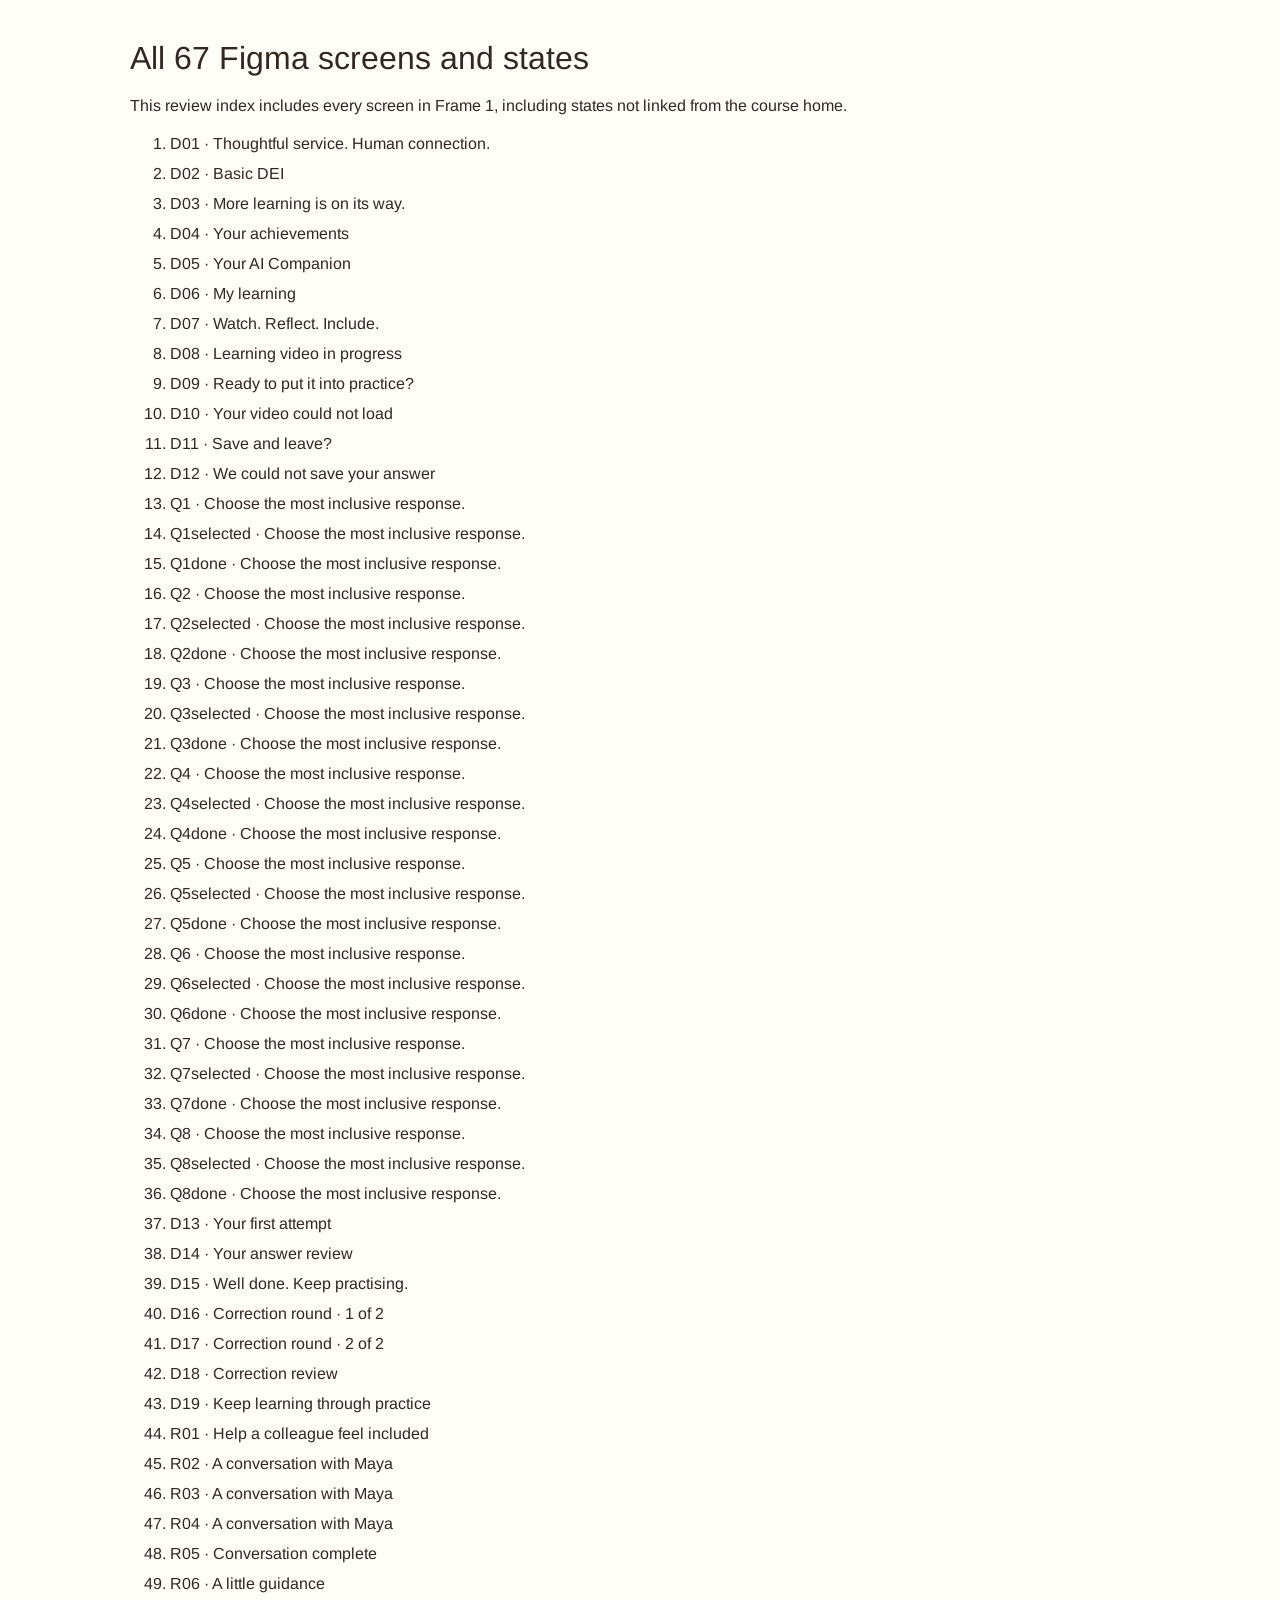
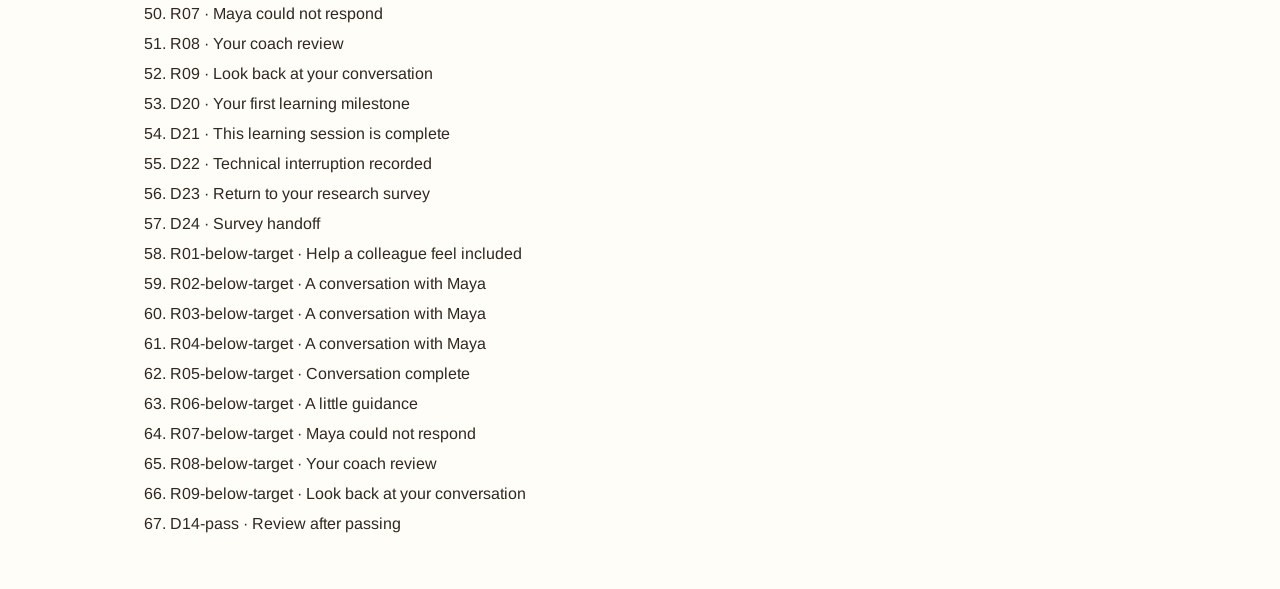
<file: screens.html>
<!doctype html><html lang="en"><meta charset="utf-8"><meta name="viewport" content="width=device-width,initial-scale=1"><title>BELONG — All learning screens</title><link rel="stylesheet" href="styles.css"><body><main style="max-width:1100px;margin:auto;padding:40px"><h1>All 67 Figma screens and states</h1><p style="margin:20px 0">This review index includes every screen in Frame 1, including states not linked from the course home.</p><ol><li style="margin:12px 0"><a href="index.html#13:2?preview=1">D01 · Thoughtful service. Human connection.</a></li><li style="margin:12px 0"><a href="index.html#13:35?preview=1">D02 · Basic DEI</a></li><li style="margin:12px 0"><a href="index.html#14:17?preview=1">D03 · More learning is on its way.</a></li><li style="margin:12px 0"><a href="index.html#14:31?preview=1">D04 · Your achievements</a></li><li style="margin:12px 0"><a href="index.html#14:45?preview=1">D05 · Your AI Companion</a></li><li style="margin:12px 0"><a href="index.html#14:59?preview=1">D06 · My learning</a></li><li style="margin:12px 0"><a href="index.html#14:73?preview=1">D07 · Watch. Reflect. Include.</a></li><li style="margin:12px 0"><a href="index.html#14:90?preview=1">D08 · Learning video in progress</a></li><li style="margin:12px 0"><a href="index.html#14:111?preview=1">D09 · Ready to put it into practice?</a></li><li style="margin:12px 0"><a href="index.html#14:130?preview=1">D10 · Your video could not load</a></li><li style="margin:12px 0"><a href="index.html#14:144?preview=1">D11 · Save and leave?</a></li><li style="margin:12px 0"><a href="index.html#14:160?preview=1">D12 · We could not save your answer</a></li><li style="margin:12px 0"><a href="index.html#15:81?preview=1">Q1 · Choose the most inclusive response.</a></li><li style="margin:12px 0"><a href="index.html#15:108?preview=1">Q1selected · Choose the most inclusive response.</a></li><li style="margin:12px 0"><a href="index.html#15:135?preview=1">Q1done · Choose the most inclusive response.</a></li><li style="margin:12px 0"><a href="index.html#15:163?preview=1">Q2 · Choose the most inclusive response.</a></li><li style="margin:12px 0"><a href="index.html#15:190?preview=1">Q2selected · Choose the most inclusive response.</a></li><li style="margin:12px 0"><a href="index.html#15:217?preview=1">Q2done · Choose the most inclusive response.</a></li><li style="margin:12px 0"><a href="index.html#15:245?preview=1">Q3 · Choose the most inclusive response.</a></li><li style="margin:12px 0"><a href="index.html#15:272?preview=1">Q3selected · Choose the most inclusive response.</a></li><li style="margin:12px 0"><a href="index.html#15:299?preview=1">Q3done · Choose the most inclusive response.</a></li><li style="margin:12px 0"><a href="index.html#15:327?preview=1">Q4 · Choose the most inclusive response.</a></li><li style="margin:12px 0"><a href="index.html#15:354?preview=1">Q4selected · Choose the most inclusive response.</a></li><li style="margin:12px 0"><a href="index.html#15:381?preview=1">Q4done · Choose the most inclusive response.</a></li><li style="margin:12px 0"><a href="index.html#15:409?preview=1">Q5 · Choose the most inclusive response.</a></li><li style="margin:12px 0"><a href="index.html#15:436?preview=1">Q5selected · Choose the most inclusive response.</a></li><li style="margin:12px 0"><a href="index.html#15:463?preview=1">Q5done · Choose the most inclusive response.</a></li><li style="margin:12px 0"><a href="index.html#15:491?preview=1">Q6 · Choose the most inclusive response.</a></li><li style="margin:12px 0"><a href="index.html#15:518?preview=1">Q6selected · Choose the most inclusive response.</a></li><li style="margin:12px 0"><a href="index.html#15:545?preview=1">Q6done · Choose the most inclusive response.</a></li><li style="margin:12px 0"><a href="index.html#15:573?preview=1">Q7 · Choose the most inclusive response.</a></li><li style="margin:12px 0"><a href="index.html#15:600?preview=1">Q7selected · Choose the most inclusive response.</a></li><li style="margin:12px 0"><a href="index.html#15:627?preview=1">Q7done · Choose the most inclusive response.</a></li><li style="margin:12px 0"><a href="index.html#15:655?preview=1">Q8 · Choose the most inclusive response.</a></li><li style="margin:12px 0"><a href="index.html#15:682?preview=1">Q8selected · Choose the most inclusive response.</a></li><li style="margin:12px 0"><a href="index.html#15:709?preview=1">Q8done · Choose the most inclusive response.</a></li><li style="margin:12px 0"><a href="index.html#16:369?preview=1">D13 · Your first attempt</a></li><li style="margin:12px 0"><a href="index.html#16:385?preview=1">D14 · Your answer review</a></li><li style="margin:12px 0"><a href="index.html#16:430?preview=1">D15 · Well done. Keep practising.</a></li><li style="margin:12px 0"><a href="index.html#16:445?preview=1">D16 · Correction round · 1 of 2</a></li><li style="margin:12px 0"><a href="index.html#16:463?preview=1">D17 · Correction round · 2 of 2</a></li><li style="margin:12px 0"><a href="index.html#16:480?preview=1">D18 · Correction review</a></li><li style="margin:12px 0"><a href="index.html#16:495?preview=1">D19 · Keep learning through practice</a></li><li style="margin:12px 0"><a href="index.html#16:509?preview=1">R01 · Help a colleague feel included</a></li><li style="margin:12px 0"><a href="index.html#16:524?preview=1">R02 · A conversation with Maya</a></li><li style="margin:12px 0"><a href="index.html#16:548?preview=1">R03 · A conversation with Maya</a></li><li style="margin:12px 0"><a href="index.html#16:572?preview=1">R04 · A conversation with Maya</a></li><li style="margin:12px 0"><a href="index.html#16:596?preview=1">R05 · Conversation complete</a></li><li style="margin:12px 0"><a href="index.html#16:609?preview=1">R06 · A little guidance</a></li><li style="margin:12px 0"><a href="index.html#16:623?preview=1">R07 · Maya could not respond</a></li><li style="margin:12px 0"><a href="index.html#16:638?preview=1">R08 · Your coach review</a></li><li style="margin:12px 0"><a href="index.html#16:656?preview=1">R09 · Look back at your conversation</a></li><li style="margin:12px 0"><a href="index.html#16:670?preview=1">D20 · Your first learning milestone</a></li><li style="margin:12px 0"><a href="index.html#16:687?preview=1">D21 · This learning session is complete</a></li><li style="margin:12px 0"><a href="index.html#16:700?preview=1">D22 · Technical interruption recorded</a></li><li style="margin:12px 0"><a href="index.html#16:715?preview=1">D23 · Return to your research survey</a></li><li style="margin:12px 0"><a href="index.html#16:729?preview=1">D24 · Survey handoff</a></li><li style="margin:12px 0"><a href="index.html#19:520?preview=1">R01-below-target · Help a colleague feel included</a></li><li style="margin:12px 0"><a href="index.html#19:535?preview=1">R02-below-target · A conversation with Maya</a></li><li style="margin:12px 0"><a href="index.html#19:559?preview=1">R03-below-target · A conversation with Maya</a></li><li style="margin:12px 0"><a href="index.html#19:583?preview=1">R04-below-target · A conversation with Maya</a></li><li style="margin:12px 0"><a href="index.html#19:607?preview=1">R05-below-target · Conversation complete</a></li><li style="margin:12px 0"><a href="index.html#19:620?preview=1">R06-below-target · A little guidance</a></li><li style="margin:12px 0"><a href="index.html#19:634?preview=1">R07-below-target · Maya could not respond</a></li><li style="margin:12px 0"><a href="index.html#19:649?preview=1">R08-below-target · Your coach review</a></li><li style="margin:12px 0"><a href="index.html#19:667?preview=1">R09-below-target · Look back at your conversation</a></li><li style="margin:12px 0"><a href="index.html#19:744?preview=1">D14-pass · Review after passing</a></li></ol></main></body></html>
</file>
<file: styles.css>
@font-face{font-family:Lora;src:url('assets/Lora.ttf') format('truetype');font-style:normal;font-weight:400;font-display:swap}
@font-face{font-family:Arimo;src:url('assets/Arimo.ttf') format('truetype');font-style:normal;font-weight:400;font-display:swap}
*{box-sizing:border-box}html{background:#fffdf8;scroll-behavior:auto}body{margin:0;color:#302821;font-family:Arimo,Arial,sans-serif;font-size:16px}p,h1,h2,blockquote{margin:0;font-weight:400}button,textarea{font:inherit}a{color:inherit;text-decoration:none}button{appearance:none;text-align:left;border:0;cursor:pointer}button:disabled{cursor:default}a:focus-visible,button:focus-visible,textarea:focus-visible{outline:3px solid #b4946b;outline-offset:4px}.screen{max-width:1440px;margin:0 auto;min-height:100vh}.screen[hidden]{display:none!important}.screen:first-child{background:#302820}.navigation{flex-shrink:0!important}.navigation>p,.navigation>a{flex-shrink:0!important}.navigation>p:first-child,.navigation>a:first-child{flex-shrink:1!important}.artwork{display:block;object-fit:cover;flex-shrink:1}.action{flex-shrink:0!important}.action>p{width:100%!important;min-height:20px!important}.answer-option>p{width:100%!important}h1:focus{outline:none}.response-field{display:block;resize:vertical;padding:0;border:0;background:transparent;color:#302821!important;max-width:100%;overflow:hidden}.response-field::placeholder{color:#72665a;opacity:1}.prototype-note{height:auto;max-width:100%;overflow-wrap:anywhere}.courses>article{flex:1 1 0;min-width:0}.editorial>div{flex-shrink:1}.screen:has(.content h1:first-of-type){isolation:isolate}
@media(min-width:1441px){body:has(.screen:first-child:not([hidden])){background:#302820}}
@media(max-width:1100px){.navigation{padding-left:40px!important;padding-right:40px!important;gap:24px!important}.navigation>p:first-child,.navigation>a:first-child{flex:1!important;min-width:140px!important}.navigation>p:not(:first-child),.navigation>a:not(:first-child){width:auto!important}.content{padding:48px 40px!important}.hero-title{font-size:50px!important;line-height:58px!important}.editorial{gap:32px!important}.editorial>div{width:50%!important}.editorial>.artwork{width:50%!important}.course-card{padding:20px!important}.course-card h2{font-size:22px!important}.action{max-width:100%!important}}
@media(max-width:760px){.navigation{height:auto!important;min-height:112px;flex-wrap:wrap!important;padding:20px 24px!important;gap:16px 24px!important}.navigation>p:first-child,.navigation>a:first-child{flex-basis:100%!important;width:100%!important}.content{padding:36px 24px!important}.content>h1{font-size:36px!important;line-height:44px!important}.editorial{width:100%!important;flex-direction:column!important;gap:28px!important}.editorial>div,.editorial>.artwork{width:100%!important}.editorial>.artwork{height:auto;aspect-ratio:1.875;min-height:0!important}.hero-title{font-size:46px!important;line-height:54px!important}.courses{width:100%!important;flex-direction:column!important}.courses>article{width:100%!important;flex:auto}.action{min-height:52px}.answer-option{width:100%!important}.response-input{width:100%!important}.node{max-width:100%!important}}

.n-13-2{background:rgba(255,253,248,1);display:flex;flex-direction:column;gap:0px;padding:0px 0px 0px 0px;align-items:flex-start;justify-content:flex-start;width:100%;max-width:100%;min-width:0;flex-shrink:1}
.n-13-3{background:rgba(48,40,32,1);display:flex;flex-direction:row;gap:32px;padding:24px 64px 24px 64px;align-items:center;justify-content:flex-start;width:1440px;max-width:100%;min-width:0;flex-shrink:1;min-height:88px;height:88px}
.n-I13-3-6-12{color:rgba(255,253,248,1);font-family:"Lora",serif;font-size:24px;font-weight:400;line-height:32px;text-align:left;white-space:pre-wrap;overflow-wrap:break-word;width:540px;max-width:100%;min-width:0;flex-shrink:1;min-height:32px}
.n-I13-3-6-13{color:rgba(255,253,248,1);font-family:"Arimo",sans-serif;font-size:14px;font-weight:400;line-height:20px;text-align:left;white-space:pre-wrap;overflow-wrap:break-word;width:100px;max-width:100%;min-width:0;flex-shrink:1;min-height:20px}
.n-I13-3-6-14{color:rgba(255,253,248,1);font-family:"Arimo",sans-serif;font-size:14px;font-weight:400;line-height:20px;text-align:left;white-space:pre-wrap;overflow-wrap:break-word;width:100px;max-width:100%;min-width:0;flex-shrink:1;min-height:20px}
.n-I13-3-6-15{color:rgba(255,253,248,1);font-family:"Arimo",sans-serif;font-size:14px;font-weight:400;line-height:20px;text-align:left;white-space:pre-wrap;overflow-wrap:break-word;width:112px;max-width:100%;min-width:0;flex-shrink:1;min-height:20px}
.n-I13-3-6-16{color:rgba(255,253,248,1);font-family:"Arimo",sans-serif;font-size:14px;font-weight:400;line-height:20px;text-align:left;white-space:pre-wrap;overflow-wrap:break-word;width:100px;max-width:100%;min-width:0;flex-shrink:1;min-height:20px}
.n-13-9{background:rgba(48,40,32,1);display:flex;flex-direction:column;gap:24px;padding:64px 64px 64px 64px;align-items:flex-start;justify-content:flex-start;width:100%;max-width:100%;min-width:0;flex-shrink:1}
.n-13-10{color:rgba(255,253,248,1);font-family:"Arimo",sans-serif;font-size:14px;font-weight:400;line-height:20px;text-align:left;white-space:pre-wrap;overflow-wrap:break-word;width:100%;max-width:100%;min-width:0;flex-shrink:1;min-height:24px}
.n-13-11{color:rgba(255,253,248,1);font-family:"Lora",serif;font-size:46px;font-weight:400;line-height:56px;text-align:left;white-space:pre-wrap;overflow-wrap:break-word;width:100%;max-width:100%;min-width:0;flex-shrink:1;min-height:56px}
.n-13-12{background:rgba(48,40,32,1);display:flex;flex-direction:row;gap:40px;padding:0px 0px 0px 0px;align-items:flex-start;justify-content:flex-start;width:1240px;max-width:100%;min-width:0;flex-shrink:1}
.n-13-13{background:rgba(48,40,32,1);display:flex;flex-direction:column;gap:24px;padding:0px 0px 0px 0px;align-items:flex-start;justify-content:flex-start;width:600px;max-width:100%;min-width:0;flex-shrink:1}
.n-13-14{color:rgba(255,253,248,1);font-family:"Lora",serif;font-size:62px;font-weight:400;line-height:70px;text-align:left;white-space:pre-wrap;overflow-wrap:break-word;width:600px;max-width:100%;min-width:0;flex-shrink:1;min-height:210px}
.n-13-15{color:rgba(255,253,248,1);font-family:"Arimo",sans-serif;font-size:16px;font-weight:400;line-height:25px;text-align:left;white-space:pre-wrap;overflow-wrap:break-word;width:560px;max-width:100%;min-width:0;flex-shrink:1;min-height:50px}
.n-13-16{background:rgba(98,73,50,1);border-radius:2px;display:flex;flex-direction:row;gap:0px;padding:16px 16px 16px 16px;align-items:center;justify-content:center;width:240px;max-width:100%;min-width:0;flex-shrink:1;min-height:52px}
.n-I13-16-6-3{color:rgba(255,253,248,1);font-family:"Arimo",sans-serif;font-size:14px;font-weight:400;line-height:20px;text-align:center;white-space:pre-wrap;overflow-wrap:break-word;width:208px;max-width:100%;min-width:0;flex-shrink:1;min-height:20px}
.n-13-18{width:600px;max-width:100%;min-width:0;flex-shrink:1;min-height:320px}
.n-13-19{background:rgba(48,40,32,1);display:flex;flex-direction:row;gap:24px;padding:0px 0px 0px 0px;align-items:flex-start;justify-content:flex-start;width:1308px;max-width:100%;min-width:0;flex-shrink:1}
.n-13-20{background:rgba(245,239,228,1);display:flex;flex-direction:column;gap:24px;padding:24px 24px 24px 24px;align-items:flex-start;justify-content:flex-start;width:420px;max-width:100%;min-width:0;flex-shrink:1}
.n-13-21{color:rgba(48,40,33,1);font-family:"Lora",serif;font-size:24px;font-weight:400;line-height:32px;text-align:left;white-space:pre-wrap;overflow-wrap:break-word;width:372px;max-width:100%;min-width:0;flex-shrink:1;min-height:32px}
.n-13-22{color:rgba(114,102,90,1);font-family:"Arimo",sans-serif;font-size:14px;font-weight:400;line-height:20px;text-align:left;white-space:pre-wrap;overflow-wrap:break-word;width:372px;max-width:100%;min-width:0;flex-shrink:1;min-height:24px}
.n-13-23{background:rgba(255,253,248,1);border-radius:2px;display:flex;flex-direction:row;gap:0px;padding:16px 16px 16px 16px;align-items:center;justify-content:center;width:240px;max-width:100%;min-width:0;flex-shrink:1;min-height:52px}
.n-I13-23-6-5{color:rgba(48,40,33,1);font-family:"Arimo",sans-serif;font-size:14px;font-weight:400;line-height:20px;text-align:center;white-space:pre-wrap;overflow-wrap:break-word;width:208px;max-width:100%;min-width:0;flex-shrink:1;min-height:20px}
.n-13-25{background:rgba(245,239,228,1);display:flex;flex-direction:column;gap:24px;padding:24px 24px 24px 24px;align-items:flex-start;justify-content:flex-start;width:420px;max-width:100%;min-width:0;flex-shrink:1}
.n-13-26{color:rgba(48,40,33,1);font-family:"Lora",serif;font-size:24px;font-weight:400;line-height:32px;text-align:left;white-space:pre-wrap;overflow-wrap:break-word;width:372px;max-width:100%;min-width:0;flex-shrink:1;min-height:32px}
.n-13-27{color:rgba(114,102,90,1);font-family:"Arimo",sans-serif;font-size:14px;font-weight:400;line-height:20px;text-align:left;white-space:pre-wrap;overflow-wrap:break-word;width:372px;max-width:100%;min-width:0;flex-shrink:1;min-height:24px}
.n-13-28{background:rgba(255,253,248,1);border-radius:2px;display:flex;flex-direction:row;gap:0px;padding:16px 16px 16px 16px;align-items:center;justify-content:center;width:240px;max-width:100%;min-width:0;flex-shrink:1;min-height:52px}
.n-I13-28-6-5{color:rgba(48,40,33,1);font-family:"Arimo",sans-serif;font-size:14px;font-weight:400;line-height:20px;text-align:center;white-space:pre-wrap;overflow-wrap:break-word;width:208px;max-width:100%;min-width:0;flex-shrink:1;min-height:20px}
.n-13-30{background:rgba(245,239,228,1);display:flex;flex-direction:column;gap:24px;padding:24px 24px 24px 24px;align-items:flex-start;justify-content:flex-start;width:420px;max-width:100%;min-width:0;flex-shrink:1}
.n-13-31{color:rgba(48,40,33,1);font-family:"Lora",serif;font-size:24px;font-weight:400;line-height:32px;text-align:left;white-space:pre-wrap;overflow-wrap:break-word;width:372px;max-width:100%;min-width:0;flex-shrink:1;min-height:32px}
.n-13-32{color:rgba(114,102,90,1);font-family:"Arimo",sans-serif;font-size:14px;font-weight:400;line-height:20px;text-align:left;white-space:pre-wrap;overflow-wrap:break-word;width:372px;max-width:100%;min-width:0;flex-shrink:1;min-height:24px}
.n-13-33{background:rgba(255,253,248,1);border-radius:2px;display:flex;flex-direction:row;gap:0px;padding:16px 16px 16px 16px;align-items:center;justify-content:center;width:240px;max-width:100%;min-width:0;flex-shrink:1;min-height:52px}
.n-I13-33-6-5{color:rgba(48,40,33,1);font-family:"Arimo",sans-serif;font-size:14px;font-weight:400;line-height:20px;text-align:center;white-space:pre-wrap;overflow-wrap:break-word;width:208px;max-width:100%;min-width:0;flex-shrink:1;min-height:20px}
.n-13-35{background:rgba(255,253,248,1);display:flex;flex-direction:column;gap:0px;padding:0px 0px 0px 0px;align-items:flex-start;justify-content:flex-start;width:100%;max-width:100%;min-width:0;flex-shrink:1}
.n-13-36{background:rgba(48,40,32,1);display:flex;flex-direction:row;gap:32px;padding:24px 64px 24px 64px;align-items:center;justify-content:flex-start;width:1440px;max-width:100%;min-width:0;flex-shrink:1;min-height:88px;height:88px}
.n-I13-36-6-12{color:rgba(255,253,248,1);font-family:"Lora",serif;font-size:24px;font-weight:400;line-height:32px;text-align:left;white-space:pre-wrap;overflow-wrap:break-word;width:540px;max-width:100%;min-width:0;flex-shrink:1;min-height:32px}
.n-I13-36-6-13{color:rgba(255,253,248,1);font-family:"Arimo",sans-serif;font-size:14px;font-weight:400;line-height:20px;text-align:left;white-space:pre-wrap;overflow-wrap:break-word;width:100px;max-width:100%;min-width:0;flex-shrink:1;min-height:20px}
.n-I13-36-6-14{color:rgba(255,253,248,1);font-family:"Arimo",sans-serif;font-size:14px;font-weight:400;line-height:20px;text-align:left;white-space:pre-wrap;overflow-wrap:break-word;width:100px;max-width:100%;min-width:0;flex-shrink:1;min-height:20px}
.n-I13-36-6-15{color:rgba(255,253,248,1);font-family:"Arimo",sans-serif;font-size:14px;font-weight:400;line-height:20px;text-align:left;white-space:pre-wrap;overflow-wrap:break-word;width:112px;max-width:100%;min-width:0;flex-shrink:1;min-height:20px}
.n-I13-36-6-16{color:rgba(255,253,248,1);font-family:"Arimo",sans-serif;font-size:14px;font-weight:400;line-height:20px;text-align:left;white-space:pre-wrap;overflow-wrap:break-word;width:100px;max-width:100%;min-width:0;flex-shrink:1;min-height:20px}
.n-13-42{background:rgba(255,253,248,1);display:flex;flex-direction:column;gap:24px;padding:64px 64px 64px 64px;align-items:flex-start;justify-content:flex-start;width:100%;max-width:100%;min-width:0;flex-shrink:1}
.n-13-43{color:rgba(114,102,90,1);font-family:"Arimo",sans-serif;font-size:14px;font-weight:400;line-height:20px;text-align:left;white-space:pre-wrap;overflow-wrap:break-word;width:100%;max-width:100%;min-width:0;flex-shrink:1;min-height:24px}
.n-13-44{color:rgba(48,40,33,1);font-family:"Lora",serif;font-size:46px;font-weight:400;line-height:56px;text-align:left;white-space:pre-wrap;overflow-wrap:break-word;width:100%;max-width:100%;min-width:0;flex-shrink:1;min-height:56px}
.n-13-45{background:rgba(255,253,248,1);display:flex;flex-direction:row;gap:40px;padding:0px 0px 0px 0px;align-items:flex-start;justify-content:flex-start;width:1280px;max-width:100%;min-width:0;flex-shrink:1}
.n-13-46{width:440px;max-width:100%;min-width:0;flex-shrink:1;min-height:380px}
.n-13-47{background:rgba(255,253,248,1);display:flex;flex-direction:column;gap:24px;padding:0px 0px 0px 0px;align-items:flex-start;justify-content:flex-start;width:800px;max-width:100%;min-width:0;flex-shrink:1}
.n-13-48{color:rgba(48,40,33,1);font-family:"Lora",serif;font-size:36px;font-weight:400;line-height:44px;text-align:left;white-space:pre-wrap;overflow-wrap:break-word;width:800px;max-width:100%;min-width:0;flex-shrink:1;min-height:44px}
.n-13-49{color:rgba(48,40,33,1);font-family:"Arimo",sans-serif;font-size:16px;font-weight:400;line-height:25px;text-align:left;white-space:pre-wrap;overflow-wrap:break-word;width:800px;max-width:100%;min-width:0;flex-shrink:1;min-height:25px}
.n-13-50{color:rgba(48,40,33,1);font-family:"Arimo",sans-serif;font-size:16px;font-weight:400;line-height:25px;text-align:left;white-space:pre-wrap;overflow-wrap:break-word;width:800px;max-width:100%;min-width:0;flex-shrink:1;min-height:100px}
.n-13-51{color:rgba(48,40,33,1);font-family:"Arimo",sans-serif;font-size:16px;font-weight:400;line-height:25px;text-align:left;white-space:pre-wrap;overflow-wrap:break-word;width:800px;max-width:100%;min-width:0;flex-shrink:1;min-height:25px}
.n-13-52{background:rgba(98,73,50,1);border-radius:2px;display:flex;flex-direction:row;gap:0px;padding:16px 16px 16px 16px;align-items:center;justify-content:center;width:240px;max-width:100%;min-width:0;flex-shrink:1;min-height:52px}
.n-I13-52-6-3{color:rgba(255,253,248,1);font-family:"Arimo",sans-serif;font-size:14px;font-weight:400;line-height:20px;text-align:center;white-space:pre-wrap;overflow-wrap:break-word;width:208px;max-width:100%;min-width:0;flex-shrink:1;min-height:20px}
.n-13-54{color:rgba(114,102,90,1);font-family:"Arimo",sans-serif;font-size:12px;font-weight:400;line-height:18px;text-align:left;white-space:pre-wrap;overflow-wrap:break-word;width:100%;max-width:100%;min-width:0;flex-shrink:1;min-height:24px}
.n-14-17{background:rgba(255,253,248,1);display:flex;flex-direction:column;gap:0px;padding:0px 0px 0px 0px;align-items:flex-start;justify-content:flex-start;width:100%;max-width:100%;min-width:0;flex-shrink:1}
.n-14-18{background:rgba(48,40,32,1);display:flex;flex-direction:row;gap:32px;padding:24px 64px 24px 64px;align-items:center;justify-content:flex-start;width:1440px;max-width:100%;min-width:0;flex-shrink:1;min-height:88px;height:88px}
.n-I14-18-6-12{color:rgba(255,253,248,1);font-family:"Lora",serif;font-size:24px;font-weight:400;line-height:32px;text-align:left;white-space:pre-wrap;overflow-wrap:break-word;width:540px;max-width:100%;min-width:0;flex-shrink:1;min-height:32px}
.n-I14-18-6-13{color:rgba(255,253,248,1);font-family:"Arimo",sans-serif;font-size:14px;font-weight:400;line-height:20px;text-align:left;white-space:pre-wrap;overflow-wrap:break-word;width:100px;max-width:100%;min-width:0;flex-shrink:1;min-height:20px}
.n-I14-18-6-14{color:rgba(255,253,248,1);font-family:"Arimo",sans-serif;font-size:14px;font-weight:400;line-height:20px;text-align:left;white-space:pre-wrap;overflow-wrap:break-word;width:100px;max-width:100%;min-width:0;flex-shrink:1;min-height:20px}
.n-I14-18-6-15{color:rgba(255,253,248,1);font-family:"Arimo",sans-serif;font-size:14px;font-weight:400;line-height:20px;text-align:left;white-space:pre-wrap;overflow-wrap:break-word;width:112px;max-width:100%;min-width:0;flex-shrink:1;min-height:20px}
.n-I14-18-6-16{color:rgba(255,253,248,1);font-family:"Arimo",sans-serif;font-size:14px;font-weight:400;line-height:20px;text-align:left;white-space:pre-wrap;overflow-wrap:break-word;width:100px;max-width:100%;min-width:0;flex-shrink:1;min-height:20px}
.n-14-24{background:rgba(255,253,248,1);display:flex;flex-direction:column;gap:24px;padding:64px 64px 64px 64px;align-items:flex-start;justify-content:flex-start;width:100%;max-width:100%;min-width:0;flex-shrink:1}
.n-14-25{color:rgba(114,102,90,1);font-family:"Arimo",sans-serif;font-size:14px;font-weight:400;line-height:20px;text-align:left;white-space:pre-wrap;overflow-wrap:break-word;width:100%;max-width:100%;min-width:0;flex-shrink:1;min-height:24px}
.n-14-26{color:rgba(48,40,33,1);font-family:"Lora",serif;font-size:46px;font-weight:400;line-height:56px;text-align:left;white-space:pre-wrap;overflow-wrap:break-word;width:100%;max-width:100%;min-width:0;flex-shrink:1;min-height:56px}
.n-14-27{color:rgba(48,40,33,1);font-family:"Arimo",sans-serif;font-size:28px;font-weight:400;line-height:36px;text-align:left;white-space:pre-wrap;overflow-wrap:break-word;width:100%;max-width:100%;min-width:0;flex-shrink:1;min-height:36px}
.n-14-28{background:rgba(98,73,50,1);border-radius:2px;display:flex;flex-direction:row;gap:0px;padding:16px 16px 16px 16px;align-items:center;justify-content:center;width:240px;max-width:100%;min-width:0;flex-shrink:1;min-height:52px}
.n-I14-28-6-3{color:rgba(255,253,248,1);font-family:"Arimo",sans-serif;font-size:14px;font-weight:400;line-height:20px;text-align:center;white-space:pre-wrap;overflow-wrap:break-word;width:208px;max-width:100%;min-width:0;flex-shrink:1;min-height:20px}
.n-14-30{color:rgba(114,102,90,1);font-family:"Arimo",sans-serif;font-size:12px;font-weight:400;line-height:18px;text-align:left;white-space:pre-wrap;overflow-wrap:break-word;width:100%;max-width:100%;min-width:0;flex-shrink:1;min-height:24px}
.n-14-31{background:rgba(255,253,248,1);display:flex;flex-direction:column;gap:0px;padding:0px 0px 0px 0px;align-items:flex-start;justify-content:flex-start;width:100%;max-width:100%;min-width:0;flex-shrink:1}
.n-14-32{background:rgba(48,40,32,1);display:flex;flex-direction:row;gap:32px;padding:24px 64px 24px 64px;align-items:center;justify-content:flex-start;width:1440px;max-width:100%;min-width:0;flex-shrink:1;min-height:88px;height:88px}
.n-I14-32-6-12{color:rgba(255,253,248,1);font-family:"Lora",serif;font-size:24px;font-weight:400;line-height:32px;text-align:left;white-space:pre-wrap;overflow-wrap:break-word;width:540px;max-width:100%;min-width:0;flex-shrink:1;min-height:32px}
.n-I14-32-6-13{color:rgba(255,253,248,1);font-family:"Arimo",sans-serif;font-size:14px;font-weight:400;line-height:20px;text-align:left;white-space:pre-wrap;overflow-wrap:break-word;width:100px;max-width:100%;min-width:0;flex-shrink:1;min-height:20px}
.n-I14-32-6-14{color:rgba(255,253,248,1);font-family:"Arimo",sans-serif;font-size:14px;font-weight:400;line-height:20px;text-align:left;white-space:pre-wrap;overflow-wrap:break-word;width:100px;max-width:100%;min-width:0;flex-shrink:1;min-height:20px}
.n-I14-32-6-15{color:rgba(255,253,248,1);font-family:"Arimo",sans-serif;font-size:14px;font-weight:400;line-height:20px;text-align:left;white-space:pre-wrap;overflow-wrap:break-word;width:112px;max-width:100%;min-width:0;flex-shrink:1;min-height:20px}
.n-I14-32-6-16{color:rgba(255,253,248,1);font-family:"Arimo",sans-serif;font-size:14px;font-weight:400;line-height:20px;text-align:left;white-space:pre-wrap;overflow-wrap:break-word;width:100px;max-width:100%;min-width:0;flex-shrink:1;min-height:20px}
.n-14-38{background:rgba(255,253,248,1);display:flex;flex-direction:column;gap:24px;padding:64px 64px 64px 64px;align-items:flex-start;justify-content:flex-start;width:100%;max-width:100%;min-width:0;flex-shrink:1}
.n-14-39{color:rgba(114,102,90,1);font-family:"Arimo",sans-serif;font-size:14px;font-weight:400;line-height:20px;text-align:left;white-space:pre-wrap;overflow-wrap:break-word;width:100%;max-width:100%;min-width:0;flex-shrink:1;min-height:24px}
.n-14-40{color:rgba(48,40,33,1);font-family:"Lora",serif;font-size:46px;font-weight:400;line-height:56px;text-align:left;white-space:pre-wrap;overflow-wrap:break-word;width:100%;max-width:100%;min-width:0;flex-shrink:1;min-height:56px}
.n-14-41{color:rgba(48,40,33,1);font-family:"Arimo",sans-serif;font-size:28px;font-weight:400;line-height:36px;text-align:left;white-space:pre-wrap;overflow-wrap:break-word;width:100%;max-width:100%;min-width:0;flex-shrink:1;min-height:72px}
.n-14-42{background:rgba(98,73,50,1);border-radius:2px;display:flex;flex-direction:row;gap:0px;padding:16px 16px 16px 16px;align-items:center;justify-content:center;width:240px;max-width:100%;min-width:0;flex-shrink:1;min-height:52px}
.n-I14-42-6-3{color:rgba(255,253,248,1);font-family:"Arimo",sans-serif;font-size:14px;font-weight:400;line-height:20px;text-align:center;white-space:pre-wrap;overflow-wrap:break-word;width:208px;max-width:100%;min-width:0;flex-shrink:1;min-height:20px}
.n-14-44{color:rgba(114,102,90,1);font-family:"Arimo",sans-serif;font-size:12px;font-weight:400;line-height:18px;text-align:left;white-space:pre-wrap;overflow-wrap:break-word;width:100%;max-width:100%;min-width:0;flex-shrink:1;min-height:24px}
.n-14-45{background:rgba(255,253,248,1);display:flex;flex-direction:column;gap:0px;padding:0px 0px 0px 0px;align-items:flex-start;justify-content:flex-start;width:100%;max-width:100%;min-width:0;flex-shrink:1}
.n-14-46{background:rgba(48,40,32,1);display:flex;flex-direction:row;gap:32px;padding:24px 64px 24px 64px;align-items:center;justify-content:flex-start;width:1440px;max-width:100%;min-width:0;flex-shrink:1;min-height:88px;height:88px}
.n-I14-46-6-12{color:rgba(255,253,248,1);font-family:"Lora",serif;font-size:24px;font-weight:400;line-height:32px;text-align:left;white-space:pre-wrap;overflow-wrap:break-word;width:540px;max-width:100%;min-width:0;flex-shrink:1;min-height:32px}
.n-I14-46-6-13{color:rgba(255,253,248,1);font-family:"Arimo",sans-serif;font-size:14px;font-weight:400;line-height:20px;text-align:left;white-space:pre-wrap;overflow-wrap:break-word;width:100px;max-width:100%;min-width:0;flex-shrink:1;min-height:20px}
.n-I14-46-6-14{color:rgba(255,253,248,1);font-family:"Arimo",sans-serif;font-size:14px;font-weight:400;line-height:20px;text-align:left;white-space:pre-wrap;overflow-wrap:break-word;width:100px;max-width:100%;min-width:0;flex-shrink:1;min-height:20px}
.n-I14-46-6-15{color:rgba(255,253,248,1);font-family:"Arimo",sans-serif;font-size:14px;font-weight:400;line-height:20px;text-align:left;white-space:pre-wrap;overflow-wrap:break-word;width:112px;max-width:100%;min-width:0;flex-shrink:1;min-height:20px}
.n-I14-46-6-16{color:rgba(255,253,248,1);font-family:"Arimo",sans-serif;font-size:14px;font-weight:400;line-height:20px;text-align:left;white-space:pre-wrap;overflow-wrap:break-word;width:100px;max-width:100%;min-width:0;flex-shrink:1;min-height:20px}
.n-14-52{background:rgba(255,253,248,1);display:flex;flex-direction:column;gap:24px;padding:64px 64px 64px 64px;align-items:flex-start;justify-content:flex-start;width:100%;max-width:100%;min-width:0;flex-shrink:1}
.n-14-53{color:rgba(114,102,90,1);font-family:"Arimo",sans-serif;font-size:14px;font-weight:400;line-height:20px;text-align:left;white-space:pre-wrap;overflow-wrap:break-word;width:100%;max-width:100%;min-width:0;flex-shrink:1;min-height:24px}
.n-14-54{color:rgba(48,40,33,1);font-family:"Lora",serif;font-size:46px;font-weight:400;line-height:56px;text-align:left;white-space:pre-wrap;overflow-wrap:break-word;width:100%;max-width:100%;min-width:0;flex-shrink:1;min-height:56px}
.n-14-55{color:rgba(48,40,33,1);font-family:"Arimo",sans-serif;font-size:28px;font-weight:400;line-height:36px;text-align:left;white-space:pre-wrap;overflow-wrap:break-word;width:100%;max-width:100%;min-width:0;flex-shrink:1;min-height:72px}
.n-14-56{background:rgba(98,73,50,1);border-radius:2px;display:flex;flex-direction:row;gap:0px;padding:16px 16px 16px 16px;align-items:center;justify-content:center;width:240px;max-width:100%;min-width:0;flex-shrink:1;min-height:52px}
.n-I14-56-6-3{color:rgba(255,253,248,1);font-family:"Arimo",sans-serif;font-size:14px;font-weight:400;line-height:20px;text-align:center;white-space:pre-wrap;overflow-wrap:break-word;width:208px;max-width:100%;min-width:0;flex-shrink:1;min-height:20px}
.n-14-58{color:rgba(114,102,90,1);font-family:"Arimo",sans-serif;font-size:12px;font-weight:400;line-height:18px;text-align:left;white-space:pre-wrap;overflow-wrap:break-word;width:100%;max-width:100%;min-width:0;flex-shrink:1;min-height:24px}
.n-14-59{background:rgba(255,253,248,1);display:flex;flex-direction:column;gap:0px;padding:0px 0px 0px 0px;align-items:flex-start;justify-content:flex-start;width:100%;max-width:100%;min-width:0;flex-shrink:1}
.n-14-60{background:rgba(48,40,32,1);display:flex;flex-direction:row;gap:32px;padding:24px 64px 24px 64px;align-items:center;justify-content:flex-start;width:1440px;max-width:100%;min-width:0;flex-shrink:1;min-height:88px;height:88px}
.n-I14-60-6-12{color:rgba(255,253,248,1);font-family:"Lora",serif;font-size:24px;font-weight:400;line-height:32px;text-align:left;white-space:pre-wrap;overflow-wrap:break-word;width:540px;max-width:100%;min-width:0;flex-shrink:1;min-height:32px}
.n-I14-60-6-13{color:rgba(255,253,248,1);font-family:"Arimo",sans-serif;font-size:14px;font-weight:400;line-height:20px;text-align:left;white-space:pre-wrap;overflow-wrap:break-word;width:100px;max-width:100%;min-width:0;flex-shrink:1;min-height:20px}
.n-I14-60-6-14{color:rgba(255,253,248,1);font-family:"Arimo",sans-serif;font-size:14px;font-weight:400;line-height:20px;text-align:left;white-space:pre-wrap;overflow-wrap:break-word;width:100px;max-width:100%;min-width:0;flex-shrink:1;min-height:20px}
.n-I14-60-6-15{color:rgba(255,253,248,1);font-family:"Arimo",sans-serif;font-size:14px;font-weight:400;line-height:20px;text-align:left;white-space:pre-wrap;overflow-wrap:break-word;width:112px;max-width:100%;min-width:0;flex-shrink:1;min-height:20px}
.n-I14-60-6-16{color:rgba(255,253,248,1);font-family:"Arimo",sans-serif;font-size:14px;font-weight:400;line-height:20px;text-align:left;white-space:pre-wrap;overflow-wrap:break-word;width:100px;max-width:100%;min-width:0;flex-shrink:1;min-height:20px}
.n-14-66{background:rgba(255,253,248,1);display:flex;flex-direction:column;gap:24px;padding:64px 64px 64px 64px;align-items:flex-start;justify-content:flex-start;width:100%;max-width:100%;min-width:0;flex-shrink:1}
.n-14-67{color:rgba(114,102,90,1);font-family:"Arimo",sans-serif;font-size:14px;font-weight:400;line-height:20px;text-align:left;white-space:pre-wrap;overflow-wrap:break-word;width:100%;max-width:100%;min-width:0;flex-shrink:1;min-height:24px}
.n-14-68{color:rgba(48,40,33,1);font-family:"Lora",serif;font-size:46px;font-weight:400;line-height:56px;text-align:left;white-space:pre-wrap;overflow-wrap:break-word;width:100%;max-width:100%;min-width:0;flex-shrink:1;min-height:56px}
.n-14-69{color:rgba(48,40,33,1);font-family:"Arimo",sans-serif;font-size:28px;font-weight:400;line-height:36px;text-align:left;white-space:pre-wrap;overflow-wrap:break-word;width:100%;max-width:100%;min-width:0;flex-shrink:1;min-height:108px}
.n-14-70{background:rgba(98,73,50,1);border-radius:2px;display:flex;flex-direction:row;gap:0px;padding:16px 16px 16px 16px;align-items:center;justify-content:center;width:240px;max-width:100%;min-width:0;flex-shrink:1;min-height:52px}
.n-I14-70-6-3{color:rgba(255,253,248,1);font-family:"Arimo",sans-serif;font-size:14px;font-weight:400;line-height:20px;text-align:center;white-space:pre-wrap;overflow-wrap:break-word;width:208px;max-width:100%;min-width:0;flex-shrink:1;min-height:20px}
.n-14-72{color:rgba(114,102,90,1);font-family:"Arimo",sans-serif;font-size:12px;font-weight:400;line-height:18px;text-align:left;white-space:pre-wrap;overflow-wrap:break-word;width:100%;max-width:100%;min-width:0;flex-shrink:1;min-height:24px}
.n-14-73{background:rgba(255,253,248,1);display:flex;flex-direction:column;gap:0px;padding:0px 0px 0px 0px;align-items:flex-start;justify-content:flex-start;width:100%;max-width:100%;min-width:0;flex-shrink:1}
.n-14-74{background:rgba(48,40,32,1);display:flex;flex-direction:row;gap:32px;padding:24px 64px 24px 64px;align-items:center;justify-content:flex-start;width:1440px;max-width:100%;min-width:0;flex-shrink:1;min-height:88px;height:88px}
.n-I14-74-6-12{color:rgba(255,253,248,1);font-family:"Lora",serif;font-size:24px;font-weight:400;line-height:32px;text-align:left;white-space:pre-wrap;overflow-wrap:break-word;width:540px;max-width:100%;min-width:0;flex-shrink:1;min-height:32px}
.n-I14-74-6-13{color:rgba(255,253,248,1);font-family:"Arimo",sans-serif;font-size:14px;font-weight:400;line-height:20px;text-align:left;white-space:pre-wrap;overflow-wrap:break-word;width:100px;max-width:100%;min-width:0;flex-shrink:1;min-height:20px}
.n-I14-74-6-14{color:rgba(255,253,248,1);font-family:"Arimo",sans-serif;font-size:14px;font-weight:400;line-height:20px;text-align:left;white-space:pre-wrap;overflow-wrap:break-word;width:100px;max-width:100%;min-width:0;flex-shrink:1;min-height:20px}
.n-I14-74-6-15{color:rgba(255,253,248,1);font-family:"Arimo",sans-serif;font-size:14px;font-weight:400;line-height:20px;text-align:left;white-space:pre-wrap;overflow-wrap:break-word;width:112px;max-width:100%;min-width:0;flex-shrink:1;min-height:20px}
.n-I14-74-6-16{color:rgba(255,253,248,1);font-family:"Arimo",sans-serif;font-size:14px;font-weight:400;line-height:20px;text-align:left;white-space:pre-wrap;overflow-wrap:break-word;width:100px;max-width:100%;min-width:0;flex-shrink:1;min-height:20px}
.n-14-80{background:rgba(255,253,248,1);display:flex;flex-direction:column;gap:24px;padding:64px 64px 64px 64px;align-items:flex-start;justify-content:flex-start;width:100%;max-width:100%;min-width:0;flex-shrink:1}
.n-14-81{color:rgba(114,102,90,1);font-family:"Arimo",sans-serif;font-size:14px;font-weight:400;line-height:20px;text-align:left;white-space:pre-wrap;overflow-wrap:break-word;width:100%;max-width:100%;min-width:0;flex-shrink:1;min-height:24px}
.n-14-82{color:rgba(48,40,33,1);font-family:"Lora",serif;font-size:46px;font-weight:400;line-height:56px;text-align:left;white-space:pre-wrap;overflow-wrap:break-word;width:100%;max-width:100%;min-width:0;flex-shrink:1;min-height:56px}
.n-14-83{color:rgba(48,40,33,1);font-family:"Arimo",sans-serif;font-size:28px;font-weight:400;line-height:36px;text-align:left;white-space:pre-wrap;overflow-wrap:break-word;width:100%;max-width:100%;min-width:0;flex-shrink:1;min-height:108px}
.n-14-84{background:rgba(48,40,32,1);display:flex;flex-direction:column;gap:24px;padding:48px 48px 48px 48px;align-items:flex-start;justify-content:flex-start;width:1000px;max-width:100%;min-width:0;flex-shrink:1}
.n-14-85{color:rgba(255,253,248,1);font-family:"Lora",serif;font-size:36px;font-weight:400;line-height:44px;text-align:left;white-space:pre-wrap;overflow-wrap:break-word;width:900px;max-width:100%;min-width:0;flex-shrink:1;min-height:88px}
.n-14-86{color:rgba(255,253,248,1);font-family:"Arimo",sans-serif;font-size:14px;font-weight:400;line-height:20px;text-align:left;white-space:pre-wrap;overflow-wrap:break-word;width:900px;max-width:100%;min-width:0;flex-shrink:1;min-height:24px}
.n-14-87{background:rgba(98,73,50,1);border-radius:2px;display:flex;flex-direction:row;gap:0px;padding:16px 16px 16px 16px;align-items:center;justify-content:center;width:240px;max-width:100%;min-width:0;flex-shrink:1;min-height:52px}
.n-I14-87-6-3{color:rgba(255,253,248,1);font-family:"Arimo",sans-serif;font-size:14px;font-weight:400;line-height:20px;text-align:center;white-space:pre-wrap;overflow-wrap:break-word;width:208px;max-width:100%;min-width:0;flex-shrink:1;min-height:20px}
.n-14-89{color:rgba(114,102,90,1);font-family:"Arimo",sans-serif;font-size:12px;font-weight:400;line-height:18px;text-align:left;white-space:pre-wrap;overflow-wrap:break-word;width:100%;max-width:100%;min-width:0;flex-shrink:1;min-height:24px}
.n-14-90{background:rgba(255,253,248,1);display:flex;flex-direction:column;gap:0px;padding:0px 0px 0px 0px;align-items:flex-start;justify-content:flex-start;width:100%;max-width:100%;min-width:0;flex-shrink:1}
.n-14-91{background:rgba(48,40,32,1);display:flex;flex-direction:row;gap:32px;padding:24px 64px 24px 64px;align-items:center;justify-content:flex-start;width:1440px;max-width:100%;min-width:0;flex-shrink:1;min-height:88px;height:88px}
.n-I14-91-6-12{color:rgba(255,253,248,1);font-family:"Lora",serif;font-size:24px;font-weight:400;line-height:32px;text-align:left;white-space:pre-wrap;overflow-wrap:break-word;width:540px;max-width:100%;min-width:0;flex-shrink:1;min-height:32px}
.n-I14-91-6-13{color:rgba(255,253,248,1);font-family:"Arimo",sans-serif;font-size:14px;font-weight:400;line-height:20px;text-align:left;white-space:pre-wrap;overflow-wrap:break-word;width:100px;max-width:100%;min-width:0;flex-shrink:1;min-height:20px}
.n-I14-91-6-14{color:rgba(255,253,248,1);font-family:"Arimo",sans-serif;font-size:14px;font-weight:400;line-height:20px;text-align:left;white-space:pre-wrap;overflow-wrap:break-word;width:100px;max-width:100%;min-width:0;flex-shrink:1;min-height:20px}
.n-I14-91-6-15{color:rgba(255,253,248,1);font-family:"Arimo",sans-serif;font-size:14px;font-weight:400;line-height:20px;text-align:left;white-space:pre-wrap;overflow-wrap:break-word;width:112px;max-width:100%;min-width:0;flex-shrink:1;min-height:20px}
.n-I14-91-6-16{color:rgba(255,253,248,1);font-family:"Arimo",sans-serif;font-size:14px;font-weight:400;line-height:20px;text-align:left;white-space:pre-wrap;overflow-wrap:break-word;width:100px;max-width:100%;min-width:0;flex-shrink:1;min-height:20px}
.n-14-97{background:rgba(255,253,248,1);display:flex;flex-direction:column;gap:24px;padding:64px 64px 64px 64px;align-items:flex-start;justify-content:flex-start;width:100%;max-width:100%;min-width:0;flex-shrink:1}
.n-14-98{color:rgba(114,102,90,1);font-family:"Arimo",sans-serif;font-size:14px;font-weight:400;line-height:20px;text-align:left;white-space:pre-wrap;overflow-wrap:break-word;width:100%;max-width:100%;min-width:0;flex-shrink:1;min-height:24px}
.n-14-99{color:rgba(48,40,33,1);font-family:"Lora",serif;font-size:46px;font-weight:400;line-height:56px;text-align:left;white-space:pre-wrap;overflow-wrap:break-word;width:100%;max-width:100%;min-width:0;flex-shrink:1;min-height:56px}
.n-14-100{color:rgba(48,40,33,1);font-family:"Arimo",sans-serif;font-size:28px;font-weight:400;line-height:36px;text-align:left;white-space:pre-wrap;overflow-wrap:break-word;width:100%;max-width:100%;min-width:0;flex-shrink:1;min-height:72px}
.n-14-101{background:rgba(48,40,32,1);display:flex;flex-direction:column;gap:24px;padding:48px 48px 48px 48px;align-items:flex-start;justify-content:flex-start;width:1000px;max-width:100%;min-width:0;flex-shrink:1}
.n-14-102{color:rgba(255,253,248,1);font-family:"Lora",serif;font-size:36px;font-weight:400;line-height:44px;text-align:left;white-space:pre-wrap;overflow-wrap:break-word;width:900px;max-width:100%;min-width:0;flex-shrink:1;min-height:88px}
.n-14-103{color:rgba(255,253,248,1);font-family:"Arimo",sans-serif;font-size:14px;font-weight:400;line-height:20px;text-align:left;white-space:pre-wrap;overflow-wrap:break-word;width:900px;max-width:100%;min-width:0;flex-shrink:1;min-height:24px}
.n-14-104{background:rgba(98,73,50,1);border-radius:2px;display:flex;flex-direction:row;gap:0px;padding:16px 16px 16px 16px;align-items:center;justify-content:center;width:240px;max-width:100%;min-width:0;flex-shrink:1;min-height:52px}
.n-I14-104-6-3{color:rgba(255,253,248,1);font-family:"Arimo",sans-serif;font-size:14px;font-weight:400;line-height:20px;text-align:center;white-space:pre-wrap;overflow-wrap:break-word;width:208px;max-width:100%;min-width:0;flex-shrink:1;min-height:20px}
.n-14-106{background:rgba(255,253,248,1);border-radius:2px;display:flex;flex-direction:row;gap:0px;padding:16px 16px 16px 16px;align-items:center;justify-content:center;width:240px;max-width:100%;min-width:0;flex-shrink:1;min-height:52px}
.n-I14-106-6-5{color:rgba(48,40,33,1);font-family:"Arimo",sans-serif;font-size:14px;font-weight:400;line-height:20px;text-align:center;white-space:pre-wrap;overflow-wrap:break-word;width:208px;max-width:100%;min-width:0;flex-shrink:1;min-height:20px}
.n-14-108{background:rgba(255,253,248,1);border-radius:2px;display:flex;flex-direction:row;gap:0px;padding:16px 16px 16px 16px;align-items:center;justify-content:center;width:240px;max-width:100%;min-width:0;flex-shrink:1;min-height:52px}
.n-I14-108-6-5{color:rgba(48,40,33,1);font-family:"Arimo",sans-serif;font-size:14px;font-weight:400;line-height:20px;text-align:center;white-space:pre-wrap;overflow-wrap:break-word;width:208px;max-width:100%;min-width:0;flex-shrink:1;min-height:20px}
.n-14-110{color:rgba(114,102,90,1);font-family:"Arimo",sans-serif;font-size:12px;font-weight:400;line-height:18px;text-align:left;white-space:pre-wrap;overflow-wrap:break-word;width:100%;max-width:100%;min-width:0;flex-shrink:1;min-height:24px}
.n-14-111{background:rgba(255,253,248,1);display:flex;flex-direction:column;gap:0px;padding:0px 0px 0px 0px;align-items:flex-start;justify-content:flex-start;width:100%;max-width:100%;min-width:0;flex-shrink:1}
.n-14-112{background:rgba(48,40,32,1);display:flex;flex-direction:row;gap:32px;padding:24px 64px 24px 64px;align-items:center;justify-content:flex-start;width:1440px;max-width:100%;min-width:0;flex-shrink:1;min-height:88px;height:88px}
.n-I14-112-6-12{color:rgba(255,253,248,1);font-family:"Lora",serif;font-size:24px;font-weight:400;line-height:32px;text-align:left;white-space:pre-wrap;overflow-wrap:break-word;width:540px;max-width:100%;min-width:0;flex-shrink:1;min-height:32px}
.n-I14-112-6-13{color:rgba(255,253,248,1);font-family:"Arimo",sans-serif;font-size:14px;font-weight:400;line-height:20px;text-align:left;white-space:pre-wrap;overflow-wrap:break-word;width:100px;max-width:100%;min-width:0;flex-shrink:1;min-height:20px}
.n-I14-112-6-14{color:rgba(255,253,248,1);font-family:"Arimo",sans-serif;font-size:14px;font-weight:400;line-height:20px;text-align:left;white-space:pre-wrap;overflow-wrap:break-word;width:100px;max-width:100%;min-width:0;flex-shrink:1;min-height:20px}
.n-I14-112-6-15{color:rgba(255,253,248,1);font-family:"Arimo",sans-serif;font-size:14px;font-weight:400;line-height:20px;text-align:left;white-space:pre-wrap;overflow-wrap:break-word;width:112px;max-width:100%;min-width:0;flex-shrink:1;min-height:20px}
.n-I14-112-6-16{color:rgba(255,253,248,1);font-family:"Arimo",sans-serif;font-size:14px;font-weight:400;line-height:20px;text-align:left;white-space:pre-wrap;overflow-wrap:break-word;width:100px;max-width:100%;min-width:0;flex-shrink:1;min-height:20px}
.n-14-118{background:rgba(255,253,248,1);display:flex;flex-direction:column;gap:24px;padding:64px 64px 64px 64px;align-items:flex-start;justify-content:flex-start;width:100%;max-width:100%;min-width:0;flex-shrink:1}
.n-14-119{color:rgba(114,102,90,1);font-family:"Arimo",sans-serif;font-size:14px;font-weight:400;line-height:20px;text-align:left;white-space:pre-wrap;overflow-wrap:break-word;width:100%;max-width:100%;min-width:0;flex-shrink:1;min-height:24px}
.n-14-120{color:rgba(48,40,33,1);font-family:"Lora",serif;font-size:46px;font-weight:400;line-height:56px;text-align:left;white-space:pre-wrap;overflow-wrap:break-word;width:100%;max-width:100%;min-width:0;flex-shrink:1;min-height:56px}
.n-14-121{color:rgba(48,40,33,1);font-family:"Arimo",sans-serif;font-size:28px;font-weight:400;line-height:36px;text-align:left;white-space:pre-wrap;overflow-wrap:break-word;width:100%;max-width:100%;min-width:0;flex-shrink:1;min-height:72px}
.n-14-122{background:rgba(48,40,32,1);display:flex;flex-direction:column;gap:24px;padding:48px 48px 48px 48px;align-items:flex-start;justify-content:flex-start;width:1000px;max-width:100%;min-width:0;flex-shrink:1}
.n-14-123{color:rgba(255,253,248,1);font-family:"Lora",serif;font-size:36px;font-weight:400;line-height:44px;text-align:left;white-space:pre-wrap;overflow-wrap:break-word;width:900px;max-width:100%;min-width:0;flex-shrink:1;min-height:88px}
.n-14-124{color:rgba(255,253,248,1);font-family:"Arimo",sans-serif;font-size:14px;font-weight:400;line-height:20px;text-align:left;white-space:pre-wrap;overflow-wrap:break-word;width:900px;max-width:100%;min-width:0;flex-shrink:1;min-height:24px}
.n-14-125{background:rgba(98,73,50,1);border-radius:2px;display:flex;flex-direction:row;gap:0px;padding:16px 16px 16px 16px;align-items:center;justify-content:center;width:240px;max-width:100%;min-width:0;flex-shrink:1;min-height:52px}
.n-I14-125-6-3{color:rgba(255,253,248,1);font-family:"Arimo",sans-serif;font-size:14px;font-weight:400;line-height:20px;text-align:center;white-space:pre-wrap;overflow-wrap:break-word;width:208px;max-width:100%;min-width:0;flex-shrink:1;min-height:20px}
.n-14-127{background:rgba(255,253,248,1);border-radius:2px;display:flex;flex-direction:row;gap:0px;padding:16px 16px 16px 16px;align-items:center;justify-content:center;width:240px;max-width:100%;min-width:0;flex-shrink:1;min-height:52px}
.n-I14-127-6-5{color:rgba(48,40,33,1);font-family:"Arimo",sans-serif;font-size:14px;font-weight:400;line-height:20px;text-align:center;white-space:pre-wrap;overflow-wrap:break-word;width:208px;max-width:100%;min-width:0;flex-shrink:1;min-height:20px}
.n-14-129{color:rgba(114,102,90,1);font-family:"Arimo",sans-serif;font-size:12px;font-weight:400;line-height:18px;text-align:left;white-space:pre-wrap;overflow-wrap:break-word;width:100%;max-width:100%;min-width:0;flex-shrink:1;min-height:24px}
.n-14-130{background:rgba(255,253,248,1);display:flex;flex-direction:column;gap:0px;padding:0px 0px 0px 0px;align-items:flex-start;justify-content:flex-start;width:100%;max-width:100%;min-width:0;flex-shrink:1}
.n-14-131{background:rgba(48,40,32,1);display:flex;flex-direction:row;gap:32px;padding:24px 64px 24px 64px;align-items:center;justify-content:flex-start;width:1440px;max-width:100%;min-width:0;flex-shrink:1;min-height:88px;height:88px}
.n-I14-131-6-12{color:rgba(255,253,248,1);font-family:"Lora",serif;font-size:24px;font-weight:400;line-height:32px;text-align:left;white-space:pre-wrap;overflow-wrap:break-word;width:540px;max-width:100%;min-width:0;flex-shrink:1;min-height:32px}
.n-I14-131-6-13{color:rgba(255,253,248,1);font-family:"Arimo",sans-serif;font-size:14px;font-weight:400;line-height:20px;text-align:left;white-space:pre-wrap;overflow-wrap:break-word;width:100px;max-width:100%;min-width:0;flex-shrink:1;min-height:20px}
.n-I14-131-6-14{color:rgba(255,253,248,1);font-family:"Arimo",sans-serif;font-size:14px;font-weight:400;line-height:20px;text-align:left;white-space:pre-wrap;overflow-wrap:break-word;width:100px;max-width:100%;min-width:0;flex-shrink:1;min-height:20px}
.n-I14-131-6-15{color:rgba(255,253,248,1);font-family:"Arimo",sans-serif;font-size:14px;font-weight:400;line-height:20px;text-align:left;white-space:pre-wrap;overflow-wrap:break-word;width:112px;max-width:100%;min-width:0;flex-shrink:1;min-height:20px}
.n-I14-131-6-16{color:rgba(255,253,248,1);font-family:"Arimo",sans-serif;font-size:14px;font-weight:400;line-height:20px;text-align:left;white-space:pre-wrap;overflow-wrap:break-word;width:100px;max-width:100%;min-width:0;flex-shrink:1;min-height:20px}
.n-14-137{background:rgba(255,253,248,1);display:flex;flex-direction:column;gap:24px;padding:64px 64px 64px 64px;align-items:flex-start;justify-content:flex-start;width:100%;max-width:100%;min-width:0;flex-shrink:1}
.n-14-138{color:rgba(114,102,90,1);font-family:"Arimo",sans-serif;font-size:14px;font-weight:400;line-height:20px;text-align:left;white-space:pre-wrap;overflow-wrap:break-word;width:100%;max-width:100%;min-width:0;flex-shrink:1;min-height:24px}
.n-14-139{color:rgba(48,40,33,1);font-family:"Lora",serif;font-size:46px;font-weight:400;line-height:56px;text-align:left;white-space:pre-wrap;overflow-wrap:break-word;width:100%;max-width:100%;min-width:0;flex-shrink:1;min-height:56px}
.n-14-140{color:rgba(48,40,33,1);font-family:"Arimo",sans-serif;font-size:28px;font-weight:400;line-height:36px;text-align:left;white-space:pre-wrap;overflow-wrap:break-word;width:100%;max-width:100%;min-width:0;flex-shrink:1;min-height:72px}
.n-14-141{background:rgba(98,73,50,1);border-radius:2px;display:flex;flex-direction:row;gap:0px;padding:16px 16px 16px 16px;align-items:center;justify-content:center;width:240px;max-width:100%;min-width:0;flex-shrink:1;min-height:52px}
.n-I14-141-6-3{color:rgba(255,253,248,1);font-family:"Arimo",sans-serif;font-size:14px;font-weight:400;line-height:20px;text-align:center;white-space:pre-wrap;overflow-wrap:break-word;width:208px;max-width:100%;min-width:0;flex-shrink:1;min-height:20px}
.n-14-143{color:rgba(114,102,90,1);font-family:"Arimo",sans-serif;font-size:12px;font-weight:400;line-height:18px;text-align:left;white-space:pre-wrap;overflow-wrap:break-word;width:100%;max-width:100%;min-width:0;flex-shrink:1;min-height:24px}
.n-14-144{background:rgba(255,253,248,1);display:flex;flex-direction:column;gap:0px;padding:0px 0px 0px 0px;align-items:flex-start;justify-content:flex-start;width:100%;max-width:100%;min-width:0;flex-shrink:1}
.n-14-145{background:rgba(48,40,32,1);display:flex;flex-direction:row;gap:32px;padding:24px 64px 24px 64px;align-items:center;justify-content:flex-start;width:1440px;max-width:100%;min-width:0;flex-shrink:1;min-height:88px;height:88px}
.n-I14-145-6-12{color:rgba(255,253,248,1);font-family:"Lora",serif;font-size:24px;font-weight:400;line-height:32px;text-align:left;white-space:pre-wrap;overflow-wrap:break-word;width:540px;max-width:100%;min-width:0;flex-shrink:1;min-height:32px}
.n-I14-145-6-13{color:rgba(255,253,248,1);font-family:"Arimo",sans-serif;font-size:14px;font-weight:400;line-height:20px;text-align:left;white-space:pre-wrap;overflow-wrap:break-word;width:100px;max-width:100%;min-width:0;flex-shrink:1;min-height:20px}
.n-I14-145-6-14{color:rgba(255,253,248,1);font-family:"Arimo",sans-serif;font-size:14px;font-weight:400;line-height:20px;text-align:left;white-space:pre-wrap;overflow-wrap:break-word;width:100px;max-width:100%;min-width:0;flex-shrink:1;min-height:20px}
.n-I14-145-6-15{color:rgba(255,253,248,1);font-family:"Arimo",sans-serif;font-size:14px;font-weight:400;line-height:20px;text-align:left;white-space:pre-wrap;overflow-wrap:break-word;width:112px;max-width:100%;min-width:0;flex-shrink:1;min-height:20px}
.n-I14-145-6-16{color:rgba(255,253,248,1);font-family:"Arimo",sans-serif;font-size:14px;font-weight:400;line-height:20px;text-align:left;white-space:pre-wrap;overflow-wrap:break-word;width:100px;max-width:100%;min-width:0;flex-shrink:1;min-height:20px}
.n-14-151{background:rgba(255,253,248,1);display:flex;flex-direction:column;gap:24px;padding:64px 64px 64px 64px;align-items:flex-start;justify-content:flex-start;width:100%;max-width:100%;min-width:0;flex-shrink:1}
.n-14-152{color:rgba(114,102,90,1);font-family:"Arimo",sans-serif;font-size:14px;font-weight:400;line-height:20px;text-align:left;white-space:pre-wrap;overflow-wrap:break-word;width:100%;max-width:100%;min-width:0;flex-shrink:1;min-height:24px}
.n-14-153{color:rgba(48,40,33,1);font-family:"Lora",serif;font-size:46px;font-weight:400;line-height:56px;text-align:left;white-space:pre-wrap;overflow-wrap:break-word;width:100%;max-width:100%;min-width:0;flex-shrink:1;min-height:56px}
.n-14-154{color:rgba(48,40,33,1);font-family:"Arimo",sans-serif;font-size:28px;font-weight:400;line-height:36px;text-align:left;white-space:pre-wrap;overflow-wrap:break-word;width:100%;max-width:100%;min-width:0;flex-shrink:1;min-height:36px}
.n-14-155{background:rgba(98,73,50,1);border-radius:2px;display:flex;flex-direction:row;gap:0px;padding:16px 16px 16px 16px;align-items:center;justify-content:center;width:240px;max-width:100%;min-width:0;flex-shrink:1;min-height:52px}
.n-I14-155-6-3{color:rgba(255,253,248,1);font-family:"Arimo",sans-serif;font-size:14px;font-weight:400;line-height:20px;text-align:center;white-space:pre-wrap;overflow-wrap:break-word;width:208px;max-width:100%;min-width:0;flex-shrink:1;min-height:20px}
.n-14-157{background:rgba(255,253,248,1);border-radius:2px;display:flex;flex-direction:row;gap:0px;padding:16px 16px 16px 16px;align-items:center;justify-content:center;width:240px;max-width:100%;min-width:0;flex-shrink:1;min-height:52px}
.n-I14-157-6-5{color:rgba(48,40,33,1);font-family:"Arimo",sans-serif;font-size:14px;font-weight:400;line-height:20px;text-align:center;white-space:pre-wrap;overflow-wrap:break-word;width:208px;max-width:100%;min-width:0;flex-shrink:1;min-height:20px}
.n-14-159{color:rgba(114,102,90,1);font-family:"Arimo",sans-serif;font-size:12px;font-weight:400;line-height:18px;text-align:left;white-space:pre-wrap;overflow-wrap:break-word;width:100%;max-width:100%;min-width:0;flex-shrink:1;min-height:24px}
.n-14-160{background:rgba(255,253,248,1);display:flex;flex-direction:column;gap:0px;padding:0px 0px 0px 0px;align-items:flex-start;justify-content:flex-start;width:100%;max-width:100%;min-width:0;flex-shrink:1}
.n-14-161{background:rgba(48,40,32,1);display:flex;flex-direction:row;gap:32px;padding:24px 64px 24px 64px;align-items:center;justify-content:flex-start;width:1440px;max-width:100%;min-width:0;flex-shrink:1;min-height:88px;height:88px}
.n-I14-161-6-12{color:rgba(255,253,248,1);font-family:"Lora",serif;font-size:24px;font-weight:400;line-height:32px;text-align:left;white-space:pre-wrap;overflow-wrap:break-word;width:540px;max-width:100%;min-width:0;flex-shrink:1;min-height:32px}
.n-I14-161-6-13{color:rgba(255,253,248,1);font-family:"Arimo",sans-serif;font-size:14px;font-weight:400;line-height:20px;text-align:left;white-space:pre-wrap;overflow-wrap:break-word;width:100px;max-width:100%;min-width:0;flex-shrink:1;min-height:20px}
.n-I14-161-6-14{color:rgba(255,253,248,1);font-family:"Arimo",sans-serif;font-size:14px;font-weight:400;line-height:20px;text-align:left;white-space:pre-wrap;overflow-wrap:break-word;width:100px;max-width:100%;min-width:0;flex-shrink:1;min-height:20px}
.n-I14-161-6-15{color:rgba(255,253,248,1);font-family:"Arimo",sans-serif;font-size:14px;font-weight:400;line-height:20px;text-align:left;white-space:pre-wrap;overflow-wrap:break-word;width:112px;max-width:100%;min-width:0;flex-shrink:1;min-height:20px}
.n-I14-161-6-16{color:rgba(255,253,248,1);font-family:"Arimo",sans-serif;font-size:14px;font-weight:400;line-height:20px;text-align:left;white-space:pre-wrap;overflow-wrap:break-word;width:100px;max-width:100%;min-width:0;flex-shrink:1;min-height:20px}
.n-14-167{background:rgba(255,253,248,1);display:flex;flex-direction:column;gap:24px;padding:64px 64px 64px 64px;align-items:flex-start;justify-content:flex-start;width:100%;max-width:100%;min-width:0;flex-shrink:1}
.n-14-168{color:rgba(114,102,90,1);font-family:"Arimo",sans-serif;font-size:14px;font-weight:400;line-height:20px;text-align:left;white-space:pre-wrap;overflow-wrap:break-word;width:100%;max-width:100%;min-width:0;flex-shrink:1;min-height:24px}
.n-14-169{color:rgba(48,40,33,1);font-family:"Lora",serif;font-size:46px;font-weight:400;line-height:56px;text-align:left;white-space:pre-wrap;overflow-wrap:break-word;width:100%;max-width:100%;min-width:0;flex-shrink:1;min-height:56px}
.n-14-170{color:rgba(48,40,33,1);font-family:"Arimo",sans-serif;font-size:28px;font-weight:400;line-height:36px;text-align:left;white-space:pre-wrap;overflow-wrap:break-word;width:100%;max-width:100%;min-width:0;flex-shrink:1;min-height:36px}
.n-14-171{background:rgba(98,73,50,1);border-radius:2px;display:flex;flex-direction:row;gap:0px;padding:16px 16px 16px 16px;align-items:center;justify-content:center;width:240px;max-width:100%;min-width:0;flex-shrink:1;min-height:52px}
.n-I14-171-6-3{color:rgba(255,253,248,1);font-family:"Arimo",sans-serif;font-size:14px;font-weight:400;line-height:20px;text-align:center;white-space:pre-wrap;overflow-wrap:break-word;width:208px;max-width:100%;min-width:0;flex-shrink:1;min-height:20px}
.n-14-173{color:rgba(114,102,90,1);font-family:"Arimo",sans-serif;font-size:12px;font-weight:400;line-height:18px;text-align:left;white-space:pre-wrap;overflow-wrap:break-word;width:100%;max-width:100%;min-width:0;flex-shrink:1;min-height:24px}
.n-15-81{background:rgba(255,253,248,1);display:flex;flex-direction:column;gap:0px;padding:0px 0px 0px 0px;align-items:flex-start;justify-content:flex-start;width:100%;max-width:100%;min-width:0;flex-shrink:1}
.n-15-82{background:rgba(48,40,32,1);display:flex;flex-direction:row;gap:32px;padding:24px 64px 24px 64px;align-items:center;justify-content:flex-start;width:1440px;max-width:100%;min-width:0;flex-shrink:1;min-height:88px;height:88px}
.n-I15-82-6-12{color:rgba(255,253,248,1);font-family:"Lora",serif;font-size:24px;font-weight:400;line-height:32px;text-align:left;white-space:pre-wrap;overflow-wrap:break-word;width:540px;max-width:100%;min-width:0;flex-shrink:1;min-height:32px}
.n-I15-82-6-13{color:rgba(255,253,248,1);font-family:"Arimo",sans-serif;font-size:14px;font-weight:400;line-height:20px;text-align:left;white-space:pre-wrap;overflow-wrap:break-word;width:100px;max-width:100%;min-width:0;flex-shrink:1;min-height:20px}
.n-I15-82-6-14{color:rgba(255,253,248,1);font-family:"Arimo",sans-serif;font-size:14px;font-weight:400;line-height:20px;text-align:left;white-space:pre-wrap;overflow-wrap:break-word;width:100px;max-width:100%;min-width:0;flex-shrink:1;min-height:20px}
.n-I15-82-6-15{color:rgba(255,253,248,1);font-family:"Arimo",sans-serif;font-size:14px;font-weight:400;line-height:20px;text-align:left;white-space:pre-wrap;overflow-wrap:break-word;width:112px;max-width:100%;min-width:0;flex-shrink:1;min-height:20px}
.n-I15-82-6-16{color:rgba(255,253,248,1);font-family:"Arimo",sans-serif;font-size:14px;font-weight:400;line-height:20px;text-align:left;white-space:pre-wrap;overflow-wrap:break-word;width:100px;max-width:100%;min-width:0;flex-shrink:1;min-height:20px}
.n-15-88{background:rgba(255,253,248,1);display:flex;flex-direction:column;gap:24px;padding:64px 64px 64px 64px;align-items:flex-start;justify-content:flex-start;width:100%;max-width:100%;min-width:0;flex-shrink:1}
.n-15-89{color:rgba(114,102,90,1);font-family:"Arimo",sans-serif;font-size:14px;font-weight:400;line-height:20px;text-align:left;white-space:pre-wrap;overflow-wrap:break-word;width:100%;max-width:100%;min-width:0;flex-shrink:1;min-height:24px}
.n-15-90{color:rgba(48,40,33,1);font-family:"Lora",serif;font-size:46px;font-weight:400;line-height:56px;text-align:left;white-space:pre-wrap;overflow-wrap:break-word;width:100%;max-width:100%;min-width:0;flex-shrink:1;min-height:56px}
.n-15-91{color:rgba(114,102,90,1);font-family:"Arimo",sans-serif;font-size:14px;font-weight:400;line-height:20px;text-align:left;white-space:pre-wrap;overflow-wrap:break-word;width:100%;max-width:100%;min-width:0;flex-shrink:1;min-height:24px}
.n-15-92{background:rgba(226,216,201,1);display:flex;flex-direction:row;gap:0px;padding:0px 0px 0px 0px;align-items:flex-start;justify-content:flex-start;width:1000px;max-width:100%;min-width:0;flex-shrink:1}
.n-15-93{background:rgba(98,73,50,1);display:flex;flex-direction:column;gap:24px;padding:0px 0px 0px 0px;align-items:flex-start;justify-content:flex-start;width:8px;max-width:100%;min-width:0;flex-shrink:1;min-height:8px}
.n-15-94{background:rgba(245,239,228,1);display:flex;flex-direction:column;gap:16px;padding:24px 24px 24px 24px;align-items:flex-start;justify-content:flex-start;width:1000px;max-width:100%;min-width:0;flex-shrink:1}
.n-I15-94-8-3{color:rgba(48,40,33,1);font-family:"Arimo",sans-serif;font-size:12px;font-weight:400;line-height:18px;text-align:left;white-space:pre-wrap;overflow-wrap:break-word;width:672px;max-width:100%;min-width:0;flex-shrink:1;min-height:18px}
.n-I15-94-8-4{color:rgba(48,40,33,1);font-family:"Lora",serif;font-size:24px;font-weight:400;line-height:32px;text-align:left;white-space:pre-wrap;overflow-wrap:break-word;width:672px;max-width:100%;min-width:0;flex-shrink:1;min-height:64px}
.n-15-97{background:rgba(255,253,248,1);border-radius:4px;border:1px solid rgba(138,121,102,1);display:flex;flex-direction:column;gap:0px;padding:24px 24px 24px 24px;align-items:flex-start;justify-content:flex-start;width:1000px;max-width:100%;min-width:0;flex-shrink:1}
.n-I15-97-7-3{color:rgba(48,40,33,1);font-family:"Arimo",sans-serif;font-size:16px;font-weight:400;line-height:25px;text-align:left;white-space:pre-wrap;overflow-wrap:break-word;width:672px;max-width:100%;min-width:0;flex-shrink:1;min-height:25px}
.n-15-99{background:rgba(255,253,248,1);border-radius:4px;border:1px solid rgba(138,121,102,1);display:flex;flex-direction:column;gap:0px;padding:24px 24px 24px 24px;align-items:flex-start;justify-content:flex-start;width:1000px;max-width:100%;min-width:0;flex-shrink:1}
.n-I15-99-7-3{color:rgba(48,40,33,1);font-family:"Arimo",sans-serif;font-size:16px;font-weight:400;line-height:25px;text-align:left;white-space:pre-wrap;overflow-wrap:break-word;width:672px;max-width:100%;min-width:0;flex-shrink:1;min-height:25px}
.n-15-101{background:rgba(255,253,248,1);border-radius:4px;border:1px solid rgba(138,121,102,1);display:flex;flex-direction:column;gap:0px;padding:24px 24px 24px 24px;align-items:flex-start;justify-content:flex-start;width:1000px;max-width:100%;min-width:0;flex-shrink:1}
.n-I15-101-7-3{color:rgba(48,40,33,1);font-family:"Arimo",sans-serif;font-size:16px;font-weight:400;line-height:25px;text-align:left;white-space:pre-wrap;overflow-wrap:break-word;width:672px;max-width:100%;min-width:0;flex-shrink:1;min-height:25px}
.n-15-103{background:rgba(226,216,201,1);border-radius:2px;display:flex;flex-direction:row;gap:0px;padding:16px 16px 16px 16px;align-items:center;justify-content:center;width:240px;max-width:100%;min-width:0;flex-shrink:1;min-height:52px}
.n-I15-103-6-7{color:rgba(48,40,33,1);font-family:"Arimo",sans-serif;font-size:14px;font-weight:400;line-height:20px;text-align:center;white-space:pre-wrap;overflow-wrap:break-word;width:208px;max-width:100%;min-width:0;flex-shrink:1;min-height:20px}
.n-15-105{background:rgba(255,253,248,1);border-radius:2px;display:flex;flex-direction:row;gap:0px;padding:16px 16px 16px 16px;align-items:center;justify-content:center;width:240px;max-width:100%;min-width:0;flex-shrink:1;min-height:52px}
.n-I15-105-6-5{color:rgba(48,40,33,1);font-family:"Arimo",sans-serif;font-size:14px;font-weight:400;line-height:20px;text-align:center;white-space:pre-wrap;overflow-wrap:break-word;width:208px;max-width:100%;min-width:0;flex-shrink:1;min-height:20px}
.n-15-107{color:rgba(114,102,90,1);font-family:"Arimo",sans-serif;font-size:12px;font-weight:400;line-height:18px;text-align:left;white-space:pre-wrap;overflow-wrap:break-word;width:100%;max-width:100%;min-width:0;flex-shrink:1;min-height:24px}
.n-15-108{background:rgba(255,253,248,1);display:flex;flex-direction:column;gap:0px;padding:0px 0px 0px 0px;align-items:flex-start;justify-content:flex-start;width:100%;max-width:100%;min-width:0;flex-shrink:1}
.n-15-109{background:rgba(48,40,32,1);display:flex;flex-direction:row;gap:32px;padding:24px 64px 24px 64px;align-items:center;justify-content:flex-start;width:1440px;max-width:100%;min-width:0;flex-shrink:1;min-height:88px;height:88px}
.n-I15-109-6-12{color:rgba(255,253,248,1);font-family:"Lora",serif;font-size:24px;font-weight:400;line-height:32px;text-align:left;white-space:pre-wrap;overflow-wrap:break-word;width:540px;max-width:100%;min-width:0;flex-shrink:1;min-height:32px}
.n-I15-109-6-13{color:rgba(255,253,248,1);font-family:"Arimo",sans-serif;font-size:14px;font-weight:400;line-height:20px;text-align:left;white-space:pre-wrap;overflow-wrap:break-word;width:100px;max-width:100%;min-width:0;flex-shrink:1;min-height:20px}
.n-I15-109-6-14{color:rgba(255,253,248,1);font-family:"Arimo",sans-serif;font-size:14px;font-weight:400;line-height:20px;text-align:left;white-space:pre-wrap;overflow-wrap:break-word;width:100px;max-width:100%;min-width:0;flex-shrink:1;min-height:20px}
.n-I15-109-6-15{color:rgba(255,253,248,1);font-family:"Arimo",sans-serif;font-size:14px;font-weight:400;line-height:20px;text-align:left;white-space:pre-wrap;overflow-wrap:break-word;width:112px;max-width:100%;min-width:0;flex-shrink:1;min-height:20px}
.n-I15-109-6-16{color:rgba(255,253,248,1);font-family:"Arimo",sans-serif;font-size:14px;font-weight:400;line-height:20px;text-align:left;white-space:pre-wrap;overflow-wrap:break-word;width:100px;max-width:100%;min-width:0;flex-shrink:1;min-height:20px}
.n-15-115{background:rgba(255,253,248,1);display:flex;flex-direction:column;gap:24px;padding:64px 64px 64px 64px;align-items:flex-start;justify-content:flex-start;width:100%;max-width:100%;min-width:0;flex-shrink:1}
.n-15-116{color:rgba(114,102,90,1);font-family:"Arimo",sans-serif;font-size:14px;font-weight:400;line-height:20px;text-align:left;white-space:pre-wrap;overflow-wrap:break-word;width:100%;max-width:100%;min-width:0;flex-shrink:1;min-height:24px}
.n-15-117{color:rgba(48,40,33,1);font-family:"Lora",serif;font-size:46px;font-weight:400;line-height:56px;text-align:left;white-space:pre-wrap;overflow-wrap:break-word;width:100%;max-width:100%;min-width:0;flex-shrink:1;min-height:56px}
.n-15-118{color:rgba(114,102,90,1);font-family:"Arimo",sans-serif;font-size:14px;font-weight:400;line-height:20px;text-align:left;white-space:pre-wrap;overflow-wrap:break-word;width:100%;max-width:100%;min-width:0;flex-shrink:1;min-height:24px}
.n-15-119{background:rgba(226,216,201,1);display:flex;flex-direction:row;gap:0px;padding:0px 0px 0px 0px;align-items:flex-start;justify-content:flex-start;width:1000px;max-width:100%;min-width:0;flex-shrink:1}
.n-15-120{background:rgba(98,73,50,1);display:flex;flex-direction:column;gap:24px;padding:0px 0px 0px 0px;align-items:flex-start;justify-content:flex-start;width:8px;max-width:100%;min-width:0;flex-shrink:1;min-height:8px}
.n-15-121{background:rgba(245,239,228,1);display:flex;flex-direction:column;gap:16px;padding:24px 24px 24px 24px;align-items:flex-start;justify-content:flex-start;width:1000px;max-width:100%;min-width:0;flex-shrink:1}
.n-I15-121-8-3{color:rgba(48,40,33,1);font-family:"Arimo",sans-serif;font-size:12px;font-weight:400;line-height:18px;text-align:left;white-space:pre-wrap;overflow-wrap:break-word;width:672px;max-width:100%;min-width:0;flex-shrink:1;min-height:18px}
.n-I15-121-8-4{color:rgba(48,40,33,1);font-family:"Lora",serif;font-size:24px;font-weight:400;line-height:32px;text-align:left;white-space:pre-wrap;overflow-wrap:break-word;width:672px;max-width:100%;min-width:0;flex-shrink:1;min-height:64px}
.n-15-124{background:rgba(226,216,201,1);border-radius:4px;border:2px solid rgba(98,73,50,1);display:flex;flex-direction:column;gap:0px;padding:24px 24px 24px 24px;align-items:flex-start;justify-content:flex-start;width:1000px;max-width:100%;min-width:0;flex-shrink:1}
.n-I15-124-7-5{color:rgba(48,40,33,1);font-family:"Arimo",sans-serif;font-size:16px;font-weight:400;line-height:25px;text-align:left;white-space:pre-wrap;overflow-wrap:break-word;width:672px;max-width:100%;min-width:0;flex-shrink:1;min-height:25px}
.n-15-126{background:rgba(255,253,248,1);border-radius:4px;border:1px solid rgba(138,121,102,1);display:flex;flex-direction:column;gap:0px;padding:24px 24px 24px 24px;align-items:flex-start;justify-content:flex-start;width:1000px;max-width:100%;min-width:0;flex-shrink:1}
.n-I15-126-7-3{color:rgba(48,40,33,1);font-family:"Arimo",sans-serif;font-size:16px;font-weight:400;line-height:25px;text-align:left;white-space:pre-wrap;overflow-wrap:break-word;width:672px;max-width:100%;min-width:0;flex-shrink:1;min-height:25px}
.n-15-128{background:rgba(255,253,248,1);border-radius:4px;border:1px solid rgba(138,121,102,1);display:flex;flex-direction:column;gap:0px;padding:24px 24px 24px 24px;align-items:flex-start;justify-content:flex-start;width:1000px;max-width:100%;min-width:0;flex-shrink:1}
.n-I15-128-7-3{color:rgba(48,40,33,1);font-family:"Arimo",sans-serif;font-size:16px;font-weight:400;line-height:25px;text-align:left;white-space:pre-wrap;overflow-wrap:break-word;width:672px;max-width:100%;min-width:0;flex-shrink:1;min-height:25px}
.n-15-130{background:rgba(98,73,50,1);border-radius:2px;display:flex;flex-direction:row;gap:0px;padding:16px 16px 16px 16px;align-items:center;justify-content:center;width:240px;max-width:100%;min-width:0;flex-shrink:1;min-height:52px}
.n-I15-130-6-3{color:rgba(255,253,248,1);font-family:"Arimo",sans-serif;font-size:14px;font-weight:400;line-height:20px;text-align:center;white-space:pre-wrap;overflow-wrap:break-word;width:208px;max-width:100%;min-width:0;flex-shrink:1;min-height:20px}
.n-15-132{background:rgba(255,253,248,1);border-radius:2px;display:flex;flex-direction:row;gap:0px;padding:16px 16px 16px 16px;align-items:center;justify-content:center;width:240px;max-width:100%;min-width:0;flex-shrink:1;min-height:52px}
.n-I15-132-6-5{color:rgba(48,40,33,1);font-family:"Arimo",sans-serif;font-size:14px;font-weight:400;line-height:20px;text-align:center;white-space:pre-wrap;overflow-wrap:break-word;width:208px;max-width:100%;min-width:0;flex-shrink:1;min-height:20px}
.n-15-134{color:rgba(114,102,90,1);font-family:"Arimo",sans-serif;font-size:12px;font-weight:400;line-height:18px;text-align:left;white-space:pre-wrap;overflow-wrap:break-word;width:100%;max-width:100%;min-width:0;flex-shrink:1;min-height:24px}
.n-15-135{background:rgba(255,253,248,1);display:flex;flex-direction:column;gap:0px;padding:0px 0px 0px 0px;align-items:flex-start;justify-content:flex-start;width:100%;max-width:100%;min-width:0;flex-shrink:1}
.n-15-136{background:rgba(48,40,32,1);display:flex;flex-direction:row;gap:32px;padding:24px 64px 24px 64px;align-items:center;justify-content:flex-start;width:1440px;max-width:100%;min-width:0;flex-shrink:1;min-height:88px;height:88px}
.n-I15-136-6-12{color:rgba(255,253,248,1);font-family:"Lora",serif;font-size:24px;font-weight:400;line-height:32px;text-align:left;white-space:pre-wrap;overflow-wrap:break-word;width:540px;max-width:100%;min-width:0;flex-shrink:1;min-height:32px}
.n-I15-136-6-13{color:rgba(255,253,248,1);font-family:"Arimo",sans-serif;font-size:14px;font-weight:400;line-height:20px;text-align:left;white-space:pre-wrap;overflow-wrap:break-word;width:100px;max-width:100%;min-width:0;flex-shrink:1;min-height:20px}
.n-I15-136-6-14{color:rgba(255,253,248,1);font-family:"Arimo",sans-serif;font-size:14px;font-weight:400;line-height:20px;text-align:left;white-space:pre-wrap;overflow-wrap:break-word;width:100px;max-width:100%;min-width:0;flex-shrink:1;min-height:20px}
.n-I15-136-6-15{color:rgba(255,253,248,1);font-family:"Arimo",sans-serif;font-size:14px;font-weight:400;line-height:20px;text-align:left;white-space:pre-wrap;overflow-wrap:break-word;width:112px;max-width:100%;min-width:0;flex-shrink:1;min-height:20px}
.n-I15-136-6-16{color:rgba(255,253,248,1);font-family:"Arimo",sans-serif;font-size:14px;font-weight:400;line-height:20px;text-align:left;white-space:pre-wrap;overflow-wrap:break-word;width:100px;max-width:100%;min-width:0;flex-shrink:1;min-height:20px}
.n-15-142{background:rgba(255,253,248,1);display:flex;flex-direction:column;gap:24px;padding:64px 64px 64px 64px;align-items:flex-start;justify-content:flex-start;width:100%;max-width:100%;min-width:0;flex-shrink:1}
.n-15-143{color:rgba(114,102,90,1);font-family:"Arimo",sans-serif;font-size:14px;font-weight:400;line-height:20px;text-align:left;white-space:pre-wrap;overflow-wrap:break-word;width:100%;max-width:100%;min-width:0;flex-shrink:1;min-height:24px}
.n-15-144{color:rgba(48,40,33,1);font-family:"Lora",serif;font-size:46px;font-weight:400;line-height:56px;text-align:left;white-space:pre-wrap;overflow-wrap:break-word;width:100%;max-width:100%;min-width:0;flex-shrink:1;min-height:56px}
.n-15-145{color:rgba(114,102,90,1);font-family:"Arimo",sans-serif;font-size:14px;font-weight:400;line-height:20px;text-align:left;white-space:pre-wrap;overflow-wrap:break-word;width:100%;max-width:100%;min-width:0;flex-shrink:1;min-height:24px}
.n-15-146{background:rgba(226,216,201,1);display:flex;flex-direction:row;gap:0px;padding:0px 0px 0px 0px;align-items:flex-start;justify-content:flex-start;width:1000px;max-width:100%;min-width:0;flex-shrink:1}
.n-15-147{background:rgba(98,73,50,1);display:flex;flex-direction:column;gap:24px;padding:0px 0px 0px 0px;align-items:flex-start;justify-content:flex-start;width:125px;max-width:100%;min-width:0;flex-shrink:1;min-height:8px}
.n-15-148{background:rgba(245,239,228,1);display:flex;flex-direction:column;gap:16px;padding:24px 24px 24px 24px;align-items:flex-start;justify-content:flex-start;width:1000px;max-width:100%;min-width:0;flex-shrink:1}
.n-I15-148-8-3{color:rgba(48,40,33,1);font-family:"Arimo",sans-serif;font-size:12px;font-weight:400;line-height:18px;text-align:left;white-space:pre-wrap;overflow-wrap:break-word;width:672px;max-width:100%;min-width:0;flex-shrink:1;min-height:18px}
.n-I15-148-8-4{color:rgba(48,40,33,1);font-family:"Lora",serif;font-size:24px;font-weight:400;line-height:32px;text-align:left;white-space:pre-wrap;overflow-wrap:break-word;width:672px;max-width:100%;min-width:0;flex-shrink:1;min-height:64px}
.n-15-151{background:rgba(226,216,201,1);border-radius:4px;border:2px solid rgba(98,73,50,1);display:flex;flex-direction:column;gap:0px;padding:24px 24px 24px 24px;align-items:flex-start;justify-content:flex-start;width:1000px;max-width:100%;min-width:0;flex-shrink:1}
.n-I15-151-7-7{color:rgba(48,40,33,1);font-family:"Arimo",sans-serif;font-size:16px;font-weight:400;line-height:25px;text-align:left;white-space:pre-wrap;overflow-wrap:break-word;width:672px;max-width:100%;min-width:0;flex-shrink:1;min-height:25px}
.n-15-153{background:rgba(255,253,248,1);border-radius:4px;border:1px solid rgba(138,121,102,1);display:flex;flex-direction:column;gap:0px;padding:24px 24px 24px 24px;align-items:flex-start;justify-content:flex-start;width:1000px;max-width:100%;min-width:0;flex-shrink:1}
.n-I15-153-7-3{color:rgba(48,40,33,1);font-family:"Arimo",sans-serif;font-size:16px;font-weight:400;line-height:25px;text-align:left;white-space:pre-wrap;overflow-wrap:break-word;width:672px;max-width:100%;min-width:0;flex-shrink:1;min-height:25px}
.n-15-155{background:rgba(255,253,248,1);border-radius:4px;border:1px solid rgba(138,121,102,1);display:flex;flex-direction:column;gap:0px;padding:24px 24px 24px 24px;align-items:flex-start;justify-content:flex-start;width:1000px;max-width:100%;min-width:0;flex-shrink:1}
.n-I15-155-7-3{color:rgba(48,40,33,1);font-family:"Arimo",sans-serif;font-size:16px;font-weight:400;line-height:25px;text-align:left;white-space:pre-wrap;overflow-wrap:break-word;width:672px;max-width:100%;min-width:0;flex-shrink:1;min-height:25px}
.n-15-157{color:rgba(114,102,90,1);font-family:"Arimo",sans-serif;font-size:16px;font-weight:400;line-height:25px;text-align:left;white-space:pre-wrap;overflow-wrap:break-word;width:100%;max-width:100%;min-width:0;flex-shrink:1;min-height:25px}
.n-15-158{background:rgba(98,73,50,1);border-radius:2px;display:flex;flex-direction:row;gap:0px;padding:16px 16px 16px 16px;align-items:center;justify-content:center;width:240px;max-width:100%;min-width:0;flex-shrink:1;min-height:52px}
.n-I15-158-6-3{color:rgba(255,253,248,1);font-family:"Arimo",sans-serif;font-size:14px;font-weight:400;line-height:20px;text-align:center;white-space:pre-wrap;overflow-wrap:break-word;width:208px;max-width:100%;min-width:0;flex-shrink:1;min-height:20px}
.n-15-160{background:rgba(255,253,248,1);border-radius:2px;display:flex;flex-direction:row;gap:0px;padding:16px 16px 16px 16px;align-items:center;justify-content:center;width:240px;max-width:100%;min-width:0;flex-shrink:1;min-height:52px}
.n-I15-160-6-5{color:rgba(48,40,33,1);font-family:"Arimo",sans-serif;font-size:14px;font-weight:400;line-height:20px;text-align:center;white-space:pre-wrap;overflow-wrap:break-word;width:208px;max-width:100%;min-width:0;flex-shrink:1;min-height:20px}
.n-15-162{color:rgba(114,102,90,1);font-family:"Arimo",sans-serif;font-size:12px;font-weight:400;line-height:18px;text-align:left;white-space:pre-wrap;overflow-wrap:break-word;width:100%;max-width:100%;min-width:0;flex-shrink:1;min-height:24px}
.n-15-163{background:rgba(255,253,248,1);display:flex;flex-direction:column;gap:0px;padding:0px 0px 0px 0px;align-items:flex-start;justify-content:flex-start;width:100%;max-width:100%;min-width:0;flex-shrink:1}
.n-15-164{background:rgba(48,40,32,1);display:flex;flex-direction:row;gap:32px;padding:24px 64px 24px 64px;align-items:center;justify-content:flex-start;width:1440px;max-width:100%;min-width:0;flex-shrink:1;min-height:88px;height:88px}
.n-I15-164-6-12{color:rgba(255,253,248,1);font-family:"Lora",serif;font-size:24px;font-weight:400;line-height:32px;text-align:left;white-space:pre-wrap;overflow-wrap:break-word;width:540px;max-width:100%;min-width:0;flex-shrink:1;min-height:32px}
.n-I15-164-6-13{color:rgba(255,253,248,1);font-family:"Arimo",sans-serif;font-size:14px;font-weight:400;line-height:20px;text-align:left;white-space:pre-wrap;overflow-wrap:break-word;width:100px;max-width:100%;min-width:0;flex-shrink:1;min-height:20px}
.n-I15-164-6-14{color:rgba(255,253,248,1);font-family:"Arimo",sans-serif;font-size:14px;font-weight:400;line-height:20px;text-align:left;white-space:pre-wrap;overflow-wrap:break-word;width:100px;max-width:100%;min-width:0;flex-shrink:1;min-height:20px}
.n-I15-164-6-15{color:rgba(255,253,248,1);font-family:"Arimo",sans-serif;font-size:14px;font-weight:400;line-height:20px;text-align:left;white-space:pre-wrap;overflow-wrap:break-word;width:112px;max-width:100%;min-width:0;flex-shrink:1;min-height:20px}
.n-I15-164-6-16{color:rgba(255,253,248,1);font-family:"Arimo",sans-serif;font-size:14px;font-weight:400;line-height:20px;text-align:left;white-space:pre-wrap;overflow-wrap:break-word;width:100px;max-width:100%;min-width:0;flex-shrink:1;min-height:20px}
.n-15-170{background:rgba(255,253,248,1);display:flex;flex-direction:column;gap:24px;padding:64px 64px 64px 64px;align-items:flex-start;justify-content:flex-start;width:100%;max-width:100%;min-width:0;flex-shrink:1}
.n-15-171{color:rgba(114,102,90,1);font-family:"Arimo",sans-serif;font-size:14px;font-weight:400;line-height:20px;text-align:left;white-space:pre-wrap;overflow-wrap:break-word;width:100%;max-width:100%;min-width:0;flex-shrink:1;min-height:24px}
.n-15-172{color:rgba(48,40,33,1);font-family:"Lora",serif;font-size:46px;font-weight:400;line-height:56px;text-align:left;white-space:pre-wrap;overflow-wrap:break-word;width:100%;max-width:100%;min-width:0;flex-shrink:1;min-height:56px}
.n-15-173{color:rgba(114,102,90,1);font-family:"Arimo",sans-serif;font-size:14px;font-weight:400;line-height:20px;text-align:left;white-space:pre-wrap;overflow-wrap:break-word;width:100%;max-width:100%;min-width:0;flex-shrink:1;min-height:24px}
.n-15-174{background:rgba(226,216,201,1);display:flex;flex-direction:row;gap:0px;padding:0px 0px 0px 0px;align-items:flex-start;justify-content:flex-start;width:1000px;max-width:100%;min-width:0;flex-shrink:1}
.n-15-175{background:rgba(98,73,50,1);display:flex;flex-direction:column;gap:24px;padding:0px 0px 0px 0px;align-items:flex-start;justify-content:flex-start;width:125px;max-width:100%;min-width:0;flex-shrink:1;min-height:8px}
.n-15-176{background:rgba(245,239,228,1);display:flex;flex-direction:column;gap:16px;padding:24px 24px 24px 24px;align-items:flex-start;justify-content:flex-start;width:1000px;max-width:100%;min-width:0;flex-shrink:1}
.n-I15-176-8-3{color:rgba(48,40,33,1);font-family:"Arimo",sans-serif;font-size:12px;font-weight:400;line-height:18px;text-align:left;white-space:pre-wrap;overflow-wrap:break-word;width:672px;max-width:100%;min-width:0;flex-shrink:1;min-height:18px}
.n-I15-176-8-4{color:rgba(48,40,33,1);font-family:"Lora",serif;font-size:24px;font-weight:400;line-height:32px;text-align:left;white-space:pre-wrap;overflow-wrap:break-word;width:672px;max-width:100%;min-width:0;flex-shrink:1;min-height:64px}
.n-15-179{background:rgba(255,253,248,1);border-radius:4px;border:1px solid rgba(138,121,102,1);display:flex;flex-direction:column;gap:0px;padding:24px 24px 24px 24px;align-items:flex-start;justify-content:flex-start;width:1000px;max-width:100%;min-width:0;flex-shrink:1}
.n-I15-179-7-3{color:rgba(48,40,33,1);font-family:"Arimo",sans-serif;font-size:16px;font-weight:400;line-height:25px;text-align:left;white-space:pre-wrap;overflow-wrap:break-word;width:672px;max-width:100%;min-width:0;flex-shrink:1;min-height:25px}
.n-15-181{background:rgba(255,253,248,1);border-radius:4px;border:1px solid rgba(138,121,102,1);display:flex;flex-direction:column;gap:0px;padding:24px 24px 24px 24px;align-items:flex-start;justify-content:flex-start;width:1000px;max-width:100%;min-width:0;flex-shrink:1}
.n-I15-181-7-3{color:rgba(48,40,33,1);font-family:"Arimo",sans-serif;font-size:16px;font-weight:400;line-height:25px;text-align:left;white-space:pre-wrap;overflow-wrap:break-word;width:672px;max-width:100%;min-width:0;flex-shrink:1;min-height:25px}
.n-15-183{background:rgba(255,253,248,1);border-radius:4px;border:1px solid rgba(138,121,102,1);display:flex;flex-direction:column;gap:0px;padding:24px 24px 24px 24px;align-items:flex-start;justify-content:flex-start;width:1000px;max-width:100%;min-width:0;flex-shrink:1}
.n-I15-183-7-3{color:rgba(48,40,33,1);font-family:"Arimo",sans-serif;font-size:16px;font-weight:400;line-height:25px;text-align:left;white-space:pre-wrap;overflow-wrap:break-word;width:672px;max-width:100%;min-width:0;flex-shrink:1;min-height:25px}
.n-15-185{background:rgba(226,216,201,1);border-radius:2px;display:flex;flex-direction:row;gap:0px;padding:16px 16px 16px 16px;align-items:center;justify-content:center;width:240px;max-width:100%;min-width:0;flex-shrink:1;min-height:52px}
.n-I15-185-6-7{color:rgba(48,40,33,1);font-family:"Arimo",sans-serif;font-size:14px;font-weight:400;line-height:20px;text-align:center;white-space:pre-wrap;overflow-wrap:break-word;width:208px;max-width:100%;min-width:0;flex-shrink:1;min-height:20px}
.n-15-187{background:rgba(255,253,248,1);border-radius:2px;display:flex;flex-direction:row;gap:0px;padding:16px 16px 16px 16px;align-items:center;justify-content:center;width:240px;max-width:100%;min-width:0;flex-shrink:1;min-height:52px}
.n-I15-187-6-5{color:rgba(48,40,33,1);font-family:"Arimo",sans-serif;font-size:14px;font-weight:400;line-height:20px;text-align:center;white-space:pre-wrap;overflow-wrap:break-word;width:208px;max-width:100%;min-width:0;flex-shrink:1;min-height:20px}
.n-15-189{color:rgba(114,102,90,1);font-family:"Arimo",sans-serif;font-size:12px;font-weight:400;line-height:18px;text-align:left;white-space:pre-wrap;overflow-wrap:break-word;width:100%;max-width:100%;min-width:0;flex-shrink:1;min-height:24px}
.n-15-190{background:rgba(255,253,248,1);display:flex;flex-direction:column;gap:0px;padding:0px 0px 0px 0px;align-items:flex-start;justify-content:flex-start;width:100%;max-width:100%;min-width:0;flex-shrink:1}
.n-15-191{background:rgba(48,40,32,1);display:flex;flex-direction:row;gap:32px;padding:24px 64px 24px 64px;align-items:center;justify-content:flex-start;width:1440px;max-width:100%;min-width:0;flex-shrink:1;min-height:88px;height:88px}
.n-I15-191-6-12{color:rgba(255,253,248,1);font-family:"Lora",serif;font-size:24px;font-weight:400;line-height:32px;text-align:left;white-space:pre-wrap;overflow-wrap:break-word;width:540px;max-width:100%;min-width:0;flex-shrink:1;min-height:32px}
.n-I15-191-6-13{color:rgba(255,253,248,1);font-family:"Arimo",sans-serif;font-size:14px;font-weight:400;line-height:20px;text-align:left;white-space:pre-wrap;overflow-wrap:break-word;width:100px;max-width:100%;min-width:0;flex-shrink:1;min-height:20px}
.n-I15-191-6-14{color:rgba(255,253,248,1);font-family:"Arimo",sans-serif;font-size:14px;font-weight:400;line-height:20px;text-align:left;white-space:pre-wrap;overflow-wrap:break-word;width:100px;max-width:100%;min-width:0;flex-shrink:1;min-height:20px}
.n-I15-191-6-15{color:rgba(255,253,248,1);font-family:"Arimo",sans-serif;font-size:14px;font-weight:400;line-height:20px;text-align:left;white-space:pre-wrap;overflow-wrap:break-word;width:112px;max-width:100%;min-width:0;flex-shrink:1;min-height:20px}
.n-I15-191-6-16{color:rgba(255,253,248,1);font-family:"Arimo",sans-serif;font-size:14px;font-weight:400;line-height:20px;text-align:left;white-space:pre-wrap;overflow-wrap:break-word;width:100px;max-width:100%;min-width:0;flex-shrink:1;min-height:20px}
.n-15-197{background:rgba(255,253,248,1);display:flex;flex-direction:column;gap:24px;padding:64px 64px 64px 64px;align-items:flex-start;justify-content:flex-start;width:100%;max-width:100%;min-width:0;flex-shrink:1}
.n-15-198{color:rgba(114,102,90,1);font-family:"Arimo",sans-serif;font-size:14px;font-weight:400;line-height:20px;text-align:left;white-space:pre-wrap;overflow-wrap:break-word;width:100%;max-width:100%;min-width:0;flex-shrink:1;min-height:24px}
.n-15-199{color:rgba(48,40,33,1);font-family:"Lora",serif;font-size:46px;font-weight:400;line-height:56px;text-align:left;white-space:pre-wrap;overflow-wrap:break-word;width:100%;max-width:100%;min-width:0;flex-shrink:1;min-height:56px}
.n-15-200{color:rgba(114,102,90,1);font-family:"Arimo",sans-serif;font-size:14px;font-weight:400;line-height:20px;text-align:left;white-space:pre-wrap;overflow-wrap:break-word;width:100%;max-width:100%;min-width:0;flex-shrink:1;min-height:24px}
.n-15-201{background:rgba(226,216,201,1);display:flex;flex-direction:row;gap:0px;padding:0px 0px 0px 0px;align-items:flex-start;justify-content:flex-start;width:1000px;max-width:100%;min-width:0;flex-shrink:1}
.n-15-202{background:rgba(98,73,50,1);display:flex;flex-direction:column;gap:24px;padding:0px 0px 0px 0px;align-items:flex-start;justify-content:flex-start;width:125px;max-width:100%;min-width:0;flex-shrink:1;min-height:8px}
.n-15-203{background:rgba(245,239,228,1);display:flex;flex-direction:column;gap:16px;padding:24px 24px 24px 24px;align-items:flex-start;justify-content:flex-start;width:1000px;max-width:100%;min-width:0;flex-shrink:1}
.n-I15-203-8-3{color:rgba(48,40,33,1);font-family:"Arimo",sans-serif;font-size:12px;font-weight:400;line-height:18px;text-align:left;white-space:pre-wrap;overflow-wrap:break-word;width:672px;max-width:100%;min-width:0;flex-shrink:1;min-height:18px}
.n-I15-203-8-4{color:rgba(48,40,33,1);font-family:"Lora",serif;font-size:24px;font-weight:400;line-height:32px;text-align:left;white-space:pre-wrap;overflow-wrap:break-word;width:672px;max-width:100%;min-width:0;flex-shrink:1;min-height:64px}
.n-15-206{background:rgba(226,216,201,1);border-radius:4px;border:2px solid rgba(98,73,50,1);display:flex;flex-direction:column;gap:0px;padding:24px 24px 24px 24px;align-items:flex-start;justify-content:flex-start;width:1000px;max-width:100%;min-width:0;flex-shrink:1}
.n-I15-206-7-5{color:rgba(48,40,33,1);font-family:"Arimo",sans-serif;font-size:16px;font-weight:400;line-height:25px;text-align:left;white-space:pre-wrap;overflow-wrap:break-word;width:672px;max-width:100%;min-width:0;flex-shrink:1;min-height:25px}
.n-15-208{background:rgba(255,253,248,1);border-radius:4px;border:1px solid rgba(138,121,102,1);display:flex;flex-direction:column;gap:0px;padding:24px 24px 24px 24px;align-items:flex-start;justify-content:flex-start;width:1000px;max-width:100%;min-width:0;flex-shrink:1}
.n-I15-208-7-3{color:rgba(48,40,33,1);font-family:"Arimo",sans-serif;font-size:16px;font-weight:400;line-height:25px;text-align:left;white-space:pre-wrap;overflow-wrap:break-word;width:672px;max-width:100%;min-width:0;flex-shrink:1;min-height:25px}
.n-15-210{background:rgba(255,253,248,1);border-radius:4px;border:1px solid rgba(138,121,102,1);display:flex;flex-direction:column;gap:0px;padding:24px 24px 24px 24px;align-items:flex-start;justify-content:flex-start;width:1000px;max-width:100%;min-width:0;flex-shrink:1}
.n-I15-210-7-3{color:rgba(48,40,33,1);font-family:"Arimo",sans-serif;font-size:16px;font-weight:400;line-height:25px;text-align:left;white-space:pre-wrap;overflow-wrap:break-word;width:672px;max-width:100%;min-width:0;flex-shrink:1;min-height:25px}
.n-15-212{background:rgba(98,73,50,1);border-radius:2px;display:flex;flex-direction:row;gap:0px;padding:16px 16px 16px 16px;align-items:center;justify-content:center;width:240px;max-width:100%;min-width:0;flex-shrink:1;min-height:52px}
.n-I15-212-6-3{color:rgba(255,253,248,1);font-family:"Arimo",sans-serif;font-size:14px;font-weight:400;line-height:20px;text-align:center;white-space:pre-wrap;overflow-wrap:break-word;width:208px;max-width:100%;min-width:0;flex-shrink:1;min-height:20px}
.n-15-214{background:rgba(255,253,248,1);border-radius:2px;display:flex;flex-direction:row;gap:0px;padding:16px 16px 16px 16px;align-items:center;justify-content:center;width:240px;max-width:100%;min-width:0;flex-shrink:1;min-height:52px}
.n-I15-214-6-5{color:rgba(48,40,33,1);font-family:"Arimo",sans-serif;font-size:14px;font-weight:400;line-height:20px;text-align:center;white-space:pre-wrap;overflow-wrap:break-word;width:208px;max-width:100%;min-width:0;flex-shrink:1;min-height:20px}
.n-15-216{color:rgba(114,102,90,1);font-family:"Arimo",sans-serif;font-size:12px;font-weight:400;line-height:18px;text-align:left;white-space:pre-wrap;overflow-wrap:break-word;width:100%;max-width:100%;min-width:0;flex-shrink:1;min-height:24px}
.n-15-217{background:rgba(255,253,248,1);display:flex;flex-direction:column;gap:0px;padding:0px 0px 0px 0px;align-items:flex-start;justify-content:flex-start;width:100%;max-width:100%;min-width:0;flex-shrink:1}
.n-15-218{background:rgba(48,40,32,1);display:flex;flex-direction:row;gap:32px;padding:24px 64px 24px 64px;align-items:center;justify-content:flex-start;width:1440px;max-width:100%;min-width:0;flex-shrink:1;min-height:88px;height:88px}
.n-I15-218-6-12{color:rgba(255,253,248,1);font-family:"Lora",serif;font-size:24px;font-weight:400;line-height:32px;text-align:left;white-space:pre-wrap;overflow-wrap:break-word;width:540px;max-width:100%;min-width:0;flex-shrink:1;min-height:32px}
.n-I15-218-6-13{color:rgba(255,253,248,1);font-family:"Arimo",sans-serif;font-size:14px;font-weight:400;line-height:20px;text-align:left;white-space:pre-wrap;overflow-wrap:break-word;width:100px;max-width:100%;min-width:0;flex-shrink:1;min-height:20px}
.n-I15-218-6-14{color:rgba(255,253,248,1);font-family:"Arimo",sans-serif;font-size:14px;font-weight:400;line-height:20px;text-align:left;white-space:pre-wrap;overflow-wrap:break-word;width:100px;max-width:100%;min-width:0;flex-shrink:1;min-height:20px}
.n-I15-218-6-15{color:rgba(255,253,248,1);font-family:"Arimo",sans-serif;font-size:14px;font-weight:400;line-height:20px;text-align:left;white-space:pre-wrap;overflow-wrap:break-word;width:112px;max-width:100%;min-width:0;flex-shrink:1;min-height:20px}
.n-I15-218-6-16{color:rgba(255,253,248,1);font-family:"Arimo",sans-serif;font-size:14px;font-weight:400;line-height:20px;text-align:left;white-space:pre-wrap;overflow-wrap:break-word;width:100px;max-width:100%;min-width:0;flex-shrink:1;min-height:20px}
.n-15-224{background:rgba(255,253,248,1);display:flex;flex-direction:column;gap:24px;padding:64px 64px 64px 64px;align-items:flex-start;justify-content:flex-start;width:100%;max-width:100%;min-width:0;flex-shrink:1}
.n-15-225{color:rgba(114,102,90,1);font-family:"Arimo",sans-serif;font-size:14px;font-weight:400;line-height:20px;text-align:left;white-space:pre-wrap;overflow-wrap:break-word;width:100%;max-width:100%;min-width:0;flex-shrink:1;min-height:24px}
.n-15-226{color:rgba(48,40,33,1);font-family:"Lora",serif;font-size:46px;font-weight:400;line-height:56px;text-align:left;white-space:pre-wrap;overflow-wrap:break-word;width:100%;max-width:100%;min-width:0;flex-shrink:1;min-height:56px}
.n-15-227{color:rgba(114,102,90,1);font-family:"Arimo",sans-serif;font-size:14px;font-weight:400;line-height:20px;text-align:left;white-space:pre-wrap;overflow-wrap:break-word;width:100%;max-width:100%;min-width:0;flex-shrink:1;min-height:24px}
.n-15-228{background:rgba(226,216,201,1);display:flex;flex-direction:row;gap:0px;padding:0px 0px 0px 0px;align-items:flex-start;justify-content:flex-start;width:1000px;max-width:100%;min-width:0;flex-shrink:1}
.n-15-229{background:rgba(98,73,50,1);display:flex;flex-direction:column;gap:24px;padding:0px 0px 0px 0px;align-items:flex-start;justify-content:flex-start;width:250px;max-width:100%;min-width:0;flex-shrink:1;min-height:8px}
.n-15-230{background:rgba(245,239,228,1);display:flex;flex-direction:column;gap:16px;padding:24px 24px 24px 24px;align-items:flex-start;justify-content:flex-start;width:1000px;max-width:100%;min-width:0;flex-shrink:1}
.n-I15-230-8-3{color:rgba(48,40,33,1);font-family:"Arimo",sans-serif;font-size:12px;font-weight:400;line-height:18px;text-align:left;white-space:pre-wrap;overflow-wrap:break-word;width:672px;max-width:100%;min-width:0;flex-shrink:1;min-height:18px}
.n-I15-230-8-4{color:rgba(48,40,33,1);font-family:"Lora",serif;font-size:24px;font-weight:400;line-height:32px;text-align:left;white-space:pre-wrap;overflow-wrap:break-word;width:672px;max-width:100%;min-width:0;flex-shrink:1;min-height:64px}
.n-15-233{background:rgba(226,216,201,1);border-radius:4px;border:2px solid rgba(98,73,50,1);display:flex;flex-direction:column;gap:0px;padding:24px 24px 24px 24px;align-items:flex-start;justify-content:flex-start;width:1000px;max-width:100%;min-width:0;flex-shrink:1}
.n-I15-233-7-7{color:rgba(48,40,33,1);font-family:"Arimo",sans-serif;font-size:16px;font-weight:400;line-height:25px;text-align:left;white-space:pre-wrap;overflow-wrap:break-word;width:672px;max-width:100%;min-width:0;flex-shrink:1;min-height:25px}
.n-15-235{background:rgba(255,253,248,1);border-radius:4px;border:1px solid rgba(138,121,102,1);display:flex;flex-direction:column;gap:0px;padding:24px 24px 24px 24px;align-items:flex-start;justify-content:flex-start;width:1000px;max-width:100%;min-width:0;flex-shrink:1}
.n-I15-235-7-3{color:rgba(48,40,33,1);font-family:"Arimo",sans-serif;font-size:16px;font-weight:400;line-height:25px;text-align:left;white-space:pre-wrap;overflow-wrap:break-word;width:672px;max-width:100%;min-width:0;flex-shrink:1;min-height:25px}
.n-15-237{background:rgba(255,253,248,1);border-radius:4px;border:1px solid rgba(138,121,102,1);display:flex;flex-direction:column;gap:0px;padding:24px 24px 24px 24px;align-items:flex-start;justify-content:flex-start;width:1000px;max-width:100%;min-width:0;flex-shrink:1}
.n-I15-237-7-3{color:rgba(48,40,33,1);font-family:"Arimo",sans-serif;font-size:16px;font-weight:400;line-height:25px;text-align:left;white-space:pre-wrap;overflow-wrap:break-word;width:672px;max-width:100%;min-width:0;flex-shrink:1;min-height:25px}
.n-15-239{color:rgba(114,102,90,1);font-family:"Arimo",sans-serif;font-size:16px;font-weight:400;line-height:25px;text-align:left;white-space:pre-wrap;overflow-wrap:break-word;width:100%;max-width:100%;min-width:0;flex-shrink:1;min-height:25px}
.n-15-240{background:rgba(98,73,50,1);border-radius:2px;display:flex;flex-direction:row;gap:0px;padding:16px 16px 16px 16px;align-items:center;justify-content:center;width:240px;max-width:100%;min-width:0;flex-shrink:1;min-height:52px}
.n-I15-240-6-3{color:rgba(255,253,248,1);font-family:"Arimo",sans-serif;font-size:14px;font-weight:400;line-height:20px;text-align:center;white-space:pre-wrap;overflow-wrap:break-word;width:208px;max-width:100%;min-width:0;flex-shrink:1;min-height:20px}
.n-15-242{background:rgba(255,253,248,1);border-radius:2px;display:flex;flex-direction:row;gap:0px;padding:16px 16px 16px 16px;align-items:center;justify-content:center;width:240px;max-width:100%;min-width:0;flex-shrink:1;min-height:52px}
.n-I15-242-6-5{color:rgba(48,40,33,1);font-family:"Arimo",sans-serif;font-size:14px;font-weight:400;line-height:20px;text-align:center;white-space:pre-wrap;overflow-wrap:break-word;width:208px;max-width:100%;min-width:0;flex-shrink:1;min-height:20px}
.n-15-244{color:rgba(114,102,90,1);font-family:"Arimo",sans-serif;font-size:12px;font-weight:400;line-height:18px;text-align:left;white-space:pre-wrap;overflow-wrap:break-word;width:100%;max-width:100%;min-width:0;flex-shrink:1;min-height:24px}
.n-15-245{background:rgba(255,253,248,1);display:flex;flex-direction:column;gap:0px;padding:0px 0px 0px 0px;align-items:flex-start;justify-content:flex-start;width:100%;max-width:100%;min-width:0;flex-shrink:1}
.n-15-246{background:rgba(48,40,32,1);display:flex;flex-direction:row;gap:32px;padding:24px 64px 24px 64px;align-items:center;justify-content:flex-start;width:1440px;max-width:100%;min-width:0;flex-shrink:1;min-height:88px;height:88px}
.n-I15-246-6-12{color:rgba(255,253,248,1);font-family:"Lora",serif;font-size:24px;font-weight:400;line-height:32px;text-align:left;white-space:pre-wrap;overflow-wrap:break-word;width:540px;max-width:100%;min-width:0;flex-shrink:1;min-height:32px}
.n-I15-246-6-13{color:rgba(255,253,248,1);font-family:"Arimo",sans-serif;font-size:14px;font-weight:400;line-height:20px;text-align:left;white-space:pre-wrap;overflow-wrap:break-word;width:100px;max-width:100%;min-width:0;flex-shrink:1;min-height:20px}
.n-I15-246-6-14{color:rgba(255,253,248,1);font-family:"Arimo",sans-serif;font-size:14px;font-weight:400;line-height:20px;text-align:left;white-space:pre-wrap;overflow-wrap:break-word;width:100px;max-width:100%;min-width:0;flex-shrink:1;min-height:20px}
.n-I15-246-6-15{color:rgba(255,253,248,1);font-family:"Arimo",sans-serif;font-size:14px;font-weight:400;line-height:20px;text-align:left;white-space:pre-wrap;overflow-wrap:break-word;width:112px;max-width:100%;min-width:0;flex-shrink:1;min-height:20px}
.n-I15-246-6-16{color:rgba(255,253,248,1);font-family:"Arimo",sans-serif;font-size:14px;font-weight:400;line-height:20px;text-align:left;white-space:pre-wrap;overflow-wrap:break-word;width:100px;max-width:100%;min-width:0;flex-shrink:1;min-height:20px}
.n-15-252{background:rgba(255,253,248,1);display:flex;flex-direction:column;gap:24px;padding:64px 64px 64px 64px;align-items:flex-start;justify-content:flex-start;width:100%;max-width:100%;min-width:0;flex-shrink:1}
.n-15-253{color:rgba(114,102,90,1);font-family:"Arimo",sans-serif;font-size:14px;font-weight:400;line-height:20px;text-align:left;white-space:pre-wrap;overflow-wrap:break-word;width:100%;max-width:100%;min-width:0;flex-shrink:1;min-height:24px}
.n-15-254{color:rgba(48,40,33,1);font-family:"Lora",serif;font-size:46px;font-weight:400;line-height:56px;text-align:left;white-space:pre-wrap;overflow-wrap:break-word;width:100%;max-width:100%;min-width:0;flex-shrink:1;min-height:56px}
.n-15-255{color:rgba(114,102,90,1);font-family:"Arimo",sans-serif;font-size:14px;font-weight:400;line-height:20px;text-align:left;white-space:pre-wrap;overflow-wrap:break-word;width:100%;max-width:100%;min-width:0;flex-shrink:1;min-height:24px}
.n-15-256{background:rgba(226,216,201,1);display:flex;flex-direction:row;gap:0px;padding:0px 0px 0px 0px;align-items:flex-start;justify-content:flex-start;width:1000px;max-width:100%;min-width:0;flex-shrink:1}
.n-15-257{background:rgba(98,73,50,1);display:flex;flex-direction:column;gap:24px;padding:0px 0px 0px 0px;align-items:flex-start;justify-content:flex-start;width:250px;max-width:100%;min-width:0;flex-shrink:1;min-height:8px}
.n-15-258{background:rgba(245,239,228,1);display:flex;flex-direction:column;gap:16px;padding:24px 24px 24px 24px;align-items:flex-start;justify-content:flex-start;width:1000px;max-width:100%;min-width:0;flex-shrink:1}
.n-I15-258-8-3{color:rgba(48,40,33,1);font-family:"Arimo",sans-serif;font-size:12px;font-weight:400;line-height:18px;text-align:left;white-space:pre-wrap;overflow-wrap:break-word;width:672px;max-width:100%;min-width:0;flex-shrink:1;min-height:18px}
.n-I15-258-8-4{color:rgba(48,40,33,1);font-family:"Lora",serif;font-size:24px;font-weight:400;line-height:32px;text-align:left;white-space:pre-wrap;overflow-wrap:break-word;width:672px;max-width:100%;min-width:0;flex-shrink:1;min-height:64px}
.n-15-261{background:rgba(255,253,248,1);border-radius:4px;border:1px solid rgba(138,121,102,1);display:flex;flex-direction:column;gap:0px;padding:24px 24px 24px 24px;align-items:flex-start;justify-content:flex-start;width:1000px;max-width:100%;min-width:0;flex-shrink:1}
.n-I15-261-7-3{color:rgba(48,40,33,1);font-family:"Arimo",sans-serif;font-size:16px;font-weight:400;line-height:25px;text-align:left;white-space:pre-wrap;overflow-wrap:break-word;width:672px;max-width:100%;min-width:0;flex-shrink:1;min-height:25px}
.n-15-263{background:rgba(255,253,248,1);border-radius:4px;border:1px solid rgba(138,121,102,1);display:flex;flex-direction:column;gap:0px;padding:24px 24px 24px 24px;align-items:flex-start;justify-content:flex-start;width:1000px;max-width:100%;min-width:0;flex-shrink:1}
.n-I15-263-7-3{color:rgba(48,40,33,1);font-family:"Arimo",sans-serif;font-size:16px;font-weight:400;line-height:25px;text-align:left;white-space:pre-wrap;overflow-wrap:break-word;width:672px;max-width:100%;min-width:0;flex-shrink:1;min-height:25px}
.n-15-265{background:rgba(255,253,248,1);border-radius:4px;border:1px solid rgba(138,121,102,1);display:flex;flex-direction:column;gap:0px;padding:24px 24px 24px 24px;align-items:flex-start;justify-content:flex-start;width:1000px;max-width:100%;min-width:0;flex-shrink:1}
.n-I15-265-7-3{color:rgba(48,40,33,1);font-family:"Arimo",sans-serif;font-size:16px;font-weight:400;line-height:25px;text-align:left;white-space:pre-wrap;overflow-wrap:break-word;width:672px;max-width:100%;min-width:0;flex-shrink:1;min-height:25px}
.n-15-267{background:rgba(226,216,201,1);border-radius:2px;display:flex;flex-direction:row;gap:0px;padding:16px 16px 16px 16px;align-items:center;justify-content:center;width:240px;max-width:100%;min-width:0;flex-shrink:1;min-height:52px}
.n-I15-267-6-7{color:rgba(48,40,33,1);font-family:"Arimo",sans-serif;font-size:14px;font-weight:400;line-height:20px;text-align:center;white-space:pre-wrap;overflow-wrap:break-word;width:208px;max-width:100%;min-width:0;flex-shrink:1;min-height:20px}
.n-15-269{background:rgba(255,253,248,1);border-radius:2px;display:flex;flex-direction:row;gap:0px;padding:16px 16px 16px 16px;align-items:center;justify-content:center;width:240px;max-width:100%;min-width:0;flex-shrink:1;min-height:52px}
.n-I15-269-6-5{color:rgba(48,40,33,1);font-family:"Arimo",sans-serif;font-size:14px;font-weight:400;line-height:20px;text-align:center;white-space:pre-wrap;overflow-wrap:break-word;width:208px;max-width:100%;min-width:0;flex-shrink:1;min-height:20px}
.n-15-271{color:rgba(114,102,90,1);font-family:"Arimo",sans-serif;font-size:12px;font-weight:400;line-height:18px;text-align:left;white-space:pre-wrap;overflow-wrap:break-word;width:100%;max-width:100%;min-width:0;flex-shrink:1;min-height:24px}
.n-15-272{background:rgba(255,253,248,1);display:flex;flex-direction:column;gap:0px;padding:0px 0px 0px 0px;align-items:flex-start;justify-content:flex-start;width:100%;max-width:100%;min-width:0;flex-shrink:1}
.n-15-273{background:rgba(48,40,32,1);display:flex;flex-direction:row;gap:32px;padding:24px 64px 24px 64px;align-items:center;justify-content:flex-start;width:1440px;max-width:100%;min-width:0;flex-shrink:1;min-height:88px;height:88px}
.n-I15-273-6-12{color:rgba(255,253,248,1);font-family:"Lora",serif;font-size:24px;font-weight:400;line-height:32px;text-align:left;white-space:pre-wrap;overflow-wrap:break-word;width:540px;max-width:100%;min-width:0;flex-shrink:1;min-height:32px}
.n-I15-273-6-13{color:rgba(255,253,248,1);font-family:"Arimo",sans-serif;font-size:14px;font-weight:400;line-height:20px;text-align:left;white-space:pre-wrap;overflow-wrap:break-word;width:100px;max-width:100%;min-width:0;flex-shrink:1;min-height:20px}
.n-I15-273-6-14{color:rgba(255,253,248,1);font-family:"Arimo",sans-serif;font-size:14px;font-weight:400;line-height:20px;text-align:left;white-space:pre-wrap;overflow-wrap:break-word;width:100px;max-width:100%;min-width:0;flex-shrink:1;min-height:20px}
.n-I15-273-6-15{color:rgba(255,253,248,1);font-family:"Arimo",sans-serif;font-size:14px;font-weight:400;line-height:20px;text-align:left;white-space:pre-wrap;overflow-wrap:break-word;width:112px;max-width:100%;min-width:0;flex-shrink:1;min-height:20px}
.n-I15-273-6-16{color:rgba(255,253,248,1);font-family:"Arimo",sans-serif;font-size:14px;font-weight:400;line-height:20px;text-align:left;white-space:pre-wrap;overflow-wrap:break-word;width:100px;max-width:100%;min-width:0;flex-shrink:1;min-height:20px}
.n-15-279{background:rgba(255,253,248,1);display:flex;flex-direction:column;gap:24px;padding:64px 64px 64px 64px;align-items:flex-start;justify-content:flex-start;width:100%;max-width:100%;min-width:0;flex-shrink:1}
.n-15-280{color:rgba(114,102,90,1);font-family:"Arimo",sans-serif;font-size:14px;font-weight:400;line-height:20px;text-align:left;white-space:pre-wrap;overflow-wrap:break-word;width:100%;max-width:100%;min-width:0;flex-shrink:1;min-height:24px}
.n-15-281{color:rgba(48,40,33,1);font-family:"Lora",serif;font-size:46px;font-weight:400;line-height:56px;text-align:left;white-space:pre-wrap;overflow-wrap:break-word;width:100%;max-width:100%;min-width:0;flex-shrink:1;min-height:56px}
.n-15-282{color:rgba(114,102,90,1);font-family:"Arimo",sans-serif;font-size:14px;font-weight:400;line-height:20px;text-align:left;white-space:pre-wrap;overflow-wrap:break-word;width:100%;max-width:100%;min-width:0;flex-shrink:1;min-height:24px}
.n-15-283{background:rgba(226,216,201,1);display:flex;flex-direction:row;gap:0px;padding:0px 0px 0px 0px;align-items:flex-start;justify-content:flex-start;width:1000px;max-width:100%;min-width:0;flex-shrink:1}
.n-15-284{background:rgba(98,73,50,1);display:flex;flex-direction:column;gap:24px;padding:0px 0px 0px 0px;align-items:flex-start;justify-content:flex-start;width:250px;max-width:100%;min-width:0;flex-shrink:1;min-height:8px}
.n-15-285{background:rgba(245,239,228,1);display:flex;flex-direction:column;gap:16px;padding:24px 24px 24px 24px;align-items:flex-start;justify-content:flex-start;width:1000px;max-width:100%;min-width:0;flex-shrink:1}
.n-I15-285-8-3{color:rgba(48,40,33,1);font-family:"Arimo",sans-serif;font-size:12px;font-weight:400;line-height:18px;text-align:left;white-space:pre-wrap;overflow-wrap:break-word;width:672px;max-width:100%;min-width:0;flex-shrink:1;min-height:18px}
.n-I15-285-8-4{color:rgba(48,40,33,1);font-family:"Lora",serif;font-size:24px;font-weight:400;line-height:32px;text-align:left;white-space:pre-wrap;overflow-wrap:break-word;width:672px;max-width:100%;min-width:0;flex-shrink:1;min-height:64px}
.n-15-288{background:rgba(226,216,201,1);border-radius:4px;border:2px solid rgba(98,73,50,1);display:flex;flex-direction:column;gap:0px;padding:24px 24px 24px 24px;align-items:flex-start;justify-content:flex-start;width:1000px;max-width:100%;min-width:0;flex-shrink:1}
.n-I15-288-7-5{color:rgba(48,40,33,1);font-family:"Arimo",sans-serif;font-size:16px;font-weight:400;line-height:25px;text-align:left;white-space:pre-wrap;overflow-wrap:break-word;width:672px;max-width:100%;min-width:0;flex-shrink:1;min-height:25px}
.n-15-290{background:rgba(255,253,248,1);border-radius:4px;border:1px solid rgba(138,121,102,1);display:flex;flex-direction:column;gap:0px;padding:24px 24px 24px 24px;align-items:flex-start;justify-content:flex-start;width:1000px;max-width:100%;min-width:0;flex-shrink:1}
.n-I15-290-7-3{color:rgba(48,40,33,1);font-family:"Arimo",sans-serif;font-size:16px;font-weight:400;line-height:25px;text-align:left;white-space:pre-wrap;overflow-wrap:break-word;width:672px;max-width:100%;min-width:0;flex-shrink:1;min-height:25px}
.n-15-292{background:rgba(255,253,248,1);border-radius:4px;border:1px solid rgba(138,121,102,1);display:flex;flex-direction:column;gap:0px;padding:24px 24px 24px 24px;align-items:flex-start;justify-content:flex-start;width:1000px;max-width:100%;min-width:0;flex-shrink:1}
.n-I15-292-7-3{color:rgba(48,40,33,1);font-family:"Arimo",sans-serif;font-size:16px;font-weight:400;line-height:25px;text-align:left;white-space:pre-wrap;overflow-wrap:break-word;width:672px;max-width:100%;min-width:0;flex-shrink:1;min-height:25px}
.n-15-294{background:rgba(98,73,50,1);border-radius:2px;display:flex;flex-direction:row;gap:0px;padding:16px 16px 16px 16px;align-items:center;justify-content:center;width:240px;max-width:100%;min-width:0;flex-shrink:1;min-height:52px}
.n-I15-294-6-3{color:rgba(255,253,248,1);font-family:"Arimo",sans-serif;font-size:14px;font-weight:400;line-height:20px;text-align:center;white-space:pre-wrap;overflow-wrap:break-word;width:208px;max-width:100%;min-width:0;flex-shrink:1;min-height:20px}
.n-15-296{background:rgba(255,253,248,1);border-radius:2px;display:flex;flex-direction:row;gap:0px;padding:16px 16px 16px 16px;align-items:center;justify-content:center;width:240px;max-width:100%;min-width:0;flex-shrink:1;min-height:52px}
.n-I15-296-6-5{color:rgba(48,40,33,1);font-family:"Arimo",sans-serif;font-size:14px;font-weight:400;line-height:20px;text-align:center;white-space:pre-wrap;overflow-wrap:break-word;width:208px;max-width:100%;min-width:0;flex-shrink:1;min-height:20px}
.n-15-298{color:rgba(114,102,90,1);font-family:"Arimo",sans-serif;font-size:12px;font-weight:400;line-height:18px;text-align:left;white-space:pre-wrap;overflow-wrap:break-word;width:100%;max-width:100%;min-width:0;flex-shrink:1;min-height:24px}
.n-15-299{background:rgba(255,253,248,1);display:flex;flex-direction:column;gap:0px;padding:0px 0px 0px 0px;align-items:flex-start;justify-content:flex-start;width:100%;max-width:100%;min-width:0;flex-shrink:1}
.n-15-300{background:rgba(48,40,32,1);display:flex;flex-direction:row;gap:32px;padding:24px 64px 24px 64px;align-items:center;justify-content:flex-start;width:1440px;max-width:100%;min-width:0;flex-shrink:1;min-height:88px;height:88px}
.n-I15-300-6-12{color:rgba(255,253,248,1);font-family:"Lora",serif;font-size:24px;font-weight:400;line-height:32px;text-align:left;white-space:pre-wrap;overflow-wrap:break-word;width:540px;max-width:100%;min-width:0;flex-shrink:1;min-height:32px}
.n-I15-300-6-13{color:rgba(255,253,248,1);font-family:"Arimo",sans-serif;font-size:14px;font-weight:400;line-height:20px;text-align:left;white-space:pre-wrap;overflow-wrap:break-word;width:100px;max-width:100%;min-width:0;flex-shrink:1;min-height:20px}
.n-I15-300-6-14{color:rgba(255,253,248,1);font-family:"Arimo",sans-serif;font-size:14px;font-weight:400;line-height:20px;text-align:left;white-space:pre-wrap;overflow-wrap:break-word;width:100px;max-width:100%;min-width:0;flex-shrink:1;min-height:20px}
.n-I15-300-6-15{color:rgba(255,253,248,1);font-family:"Arimo",sans-serif;font-size:14px;font-weight:400;line-height:20px;text-align:left;white-space:pre-wrap;overflow-wrap:break-word;width:112px;max-width:100%;min-width:0;flex-shrink:1;min-height:20px}
.n-I15-300-6-16{color:rgba(255,253,248,1);font-family:"Arimo",sans-serif;font-size:14px;font-weight:400;line-height:20px;text-align:left;white-space:pre-wrap;overflow-wrap:break-word;width:100px;max-width:100%;min-width:0;flex-shrink:1;min-height:20px}
.n-15-306{background:rgba(255,253,248,1);display:flex;flex-direction:column;gap:24px;padding:64px 64px 64px 64px;align-items:flex-start;justify-content:flex-start;width:100%;max-width:100%;min-width:0;flex-shrink:1}
.n-15-307{color:rgba(114,102,90,1);font-family:"Arimo",sans-serif;font-size:14px;font-weight:400;line-height:20px;text-align:left;white-space:pre-wrap;overflow-wrap:break-word;width:100%;max-width:100%;min-width:0;flex-shrink:1;min-height:24px}
.n-15-308{color:rgba(48,40,33,1);font-family:"Lora",serif;font-size:46px;font-weight:400;line-height:56px;text-align:left;white-space:pre-wrap;overflow-wrap:break-word;width:100%;max-width:100%;min-width:0;flex-shrink:1;min-height:56px}
.n-15-309{color:rgba(114,102,90,1);font-family:"Arimo",sans-serif;font-size:14px;font-weight:400;line-height:20px;text-align:left;white-space:pre-wrap;overflow-wrap:break-word;width:100%;max-width:100%;min-width:0;flex-shrink:1;min-height:24px}
.n-15-310{background:rgba(226,216,201,1);display:flex;flex-direction:row;gap:0px;padding:0px 0px 0px 0px;align-items:flex-start;justify-content:flex-start;width:1000px;max-width:100%;min-width:0;flex-shrink:1}
.n-15-311{background:rgba(98,73,50,1);display:flex;flex-direction:column;gap:24px;padding:0px 0px 0px 0px;align-items:flex-start;justify-content:flex-start;width:375px;max-width:100%;min-width:0;flex-shrink:1;min-height:8px}
.n-15-312{background:rgba(245,239,228,1);display:flex;flex-direction:column;gap:16px;padding:24px 24px 24px 24px;align-items:flex-start;justify-content:flex-start;width:1000px;max-width:100%;min-width:0;flex-shrink:1}
.n-I15-312-8-3{color:rgba(48,40,33,1);font-family:"Arimo",sans-serif;font-size:12px;font-weight:400;line-height:18px;text-align:left;white-space:pre-wrap;overflow-wrap:break-word;width:672px;max-width:100%;min-width:0;flex-shrink:1;min-height:18px}
.n-I15-312-8-4{color:rgba(48,40,33,1);font-family:"Lora",serif;font-size:24px;font-weight:400;line-height:32px;text-align:left;white-space:pre-wrap;overflow-wrap:break-word;width:672px;max-width:100%;min-width:0;flex-shrink:1;min-height:64px}
.n-15-315{background:rgba(226,216,201,1);border-radius:4px;border:2px solid rgba(98,73,50,1);display:flex;flex-direction:column;gap:0px;padding:24px 24px 24px 24px;align-items:flex-start;justify-content:flex-start;width:1000px;max-width:100%;min-width:0;flex-shrink:1}
.n-I15-315-7-7{color:rgba(48,40,33,1);font-family:"Arimo",sans-serif;font-size:16px;font-weight:400;line-height:25px;text-align:left;white-space:pre-wrap;overflow-wrap:break-word;width:672px;max-width:100%;min-width:0;flex-shrink:1;min-height:25px}
.n-15-317{background:rgba(255,253,248,1);border-radius:4px;border:1px solid rgba(138,121,102,1);display:flex;flex-direction:column;gap:0px;padding:24px 24px 24px 24px;align-items:flex-start;justify-content:flex-start;width:1000px;max-width:100%;min-width:0;flex-shrink:1}
.n-I15-317-7-3{color:rgba(48,40,33,1);font-family:"Arimo",sans-serif;font-size:16px;font-weight:400;line-height:25px;text-align:left;white-space:pre-wrap;overflow-wrap:break-word;width:672px;max-width:100%;min-width:0;flex-shrink:1;min-height:25px}
.n-15-319{background:rgba(255,253,248,1);border-radius:4px;border:1px solid rgba(138,121,102,1);display:flex;flex-direction:column;gap:0px;padding:24px 24px 24px 24px;align-items:flex-start;justify-content:flex-start;width:1000px;max-width:100%;min-width:0;flex-shrink:1}
.n-I15-319-7-3{color:rgba(48,40,33,1);font-family:"Arimo",sans-serif;font-size:16px;font-weight:400;line-height:25px;text-align:left;white-space:pre-wrap;overflow-wrap:break-word;width:672px;max-width:100%;min-width:0;flex-shrink:1;min-height:25px}
.n-15-321{color:rgba(114,102,90,1);font-family:"Arimo",sans-serif;font-size:16px;font-weight:400;line-height:25px;text-align:left;white-space:pre-wrap;overflow-wrap:break-word;width:100%;max-width:100%;min-width:0;flex-shrink:1;min-height:25px}
.n-15-322{background:rgba(98,73,50,1);border-radius:2px;display:flex;flex-direction:row;gap:0px;padding:16px 16px 16px 16px;align-items:center;justify-content:center;width:240px;max-width:100%;min-width:0;flex-shrink:1;min-height:52px}
.n-I15-322-6-3{color:rgba(255,253,248,1);font-family:"Arimo",sans-serif;font-size:14px;font-weight:400;line-height:20px;text-align:center;white-space:pre-wrap;overflow-wrap:break-word;width:208px;max-width:100%;min-width:0;flex-shrink:1;min-height:20px}
.n-15-324{background:rgba(255,253,248,1);border-radius:2px;display:flex;flex-direction:row;gap:0px;padding:16px 16px 16px 16px;align-items:center;justify-content:center;width:240px;max-width:100%;min-width:0;flex-shrink:1;min-height:52px}
.n-I15-324-6-5{color:rgba(48,40,33,1);font-family:"Arimo",sans-serif;font-size:14px;font-weight:400;line-height:20px;text-align:center;white-space:pre-wrap;overflow-wrap:break-word;width:208px;max-width:100%;min-width:0;flex-shrink:1;min-height:20px}
.n-15-326{color:rgba(114,102,90,1);font-family:"Arimo",sans-serif;font-size:12px;font-weight:400;line-height:18px;text-align:left;white-space:pre-wrap;overflow-wrap:break-word;width:100%;max-width:100%;min-width:0;flex-shrink:1;min-height:24px}
.n-15-327{background:rgba(255,253,248,1);display:flex;flex-direction:column;gap:0px;padding:0px 0px 0px 0px;align-items:flex-start;justify-content:flex-start;width:100%;max-width:100%;min-width:0;flex-shrink:1}
.n-15-328{background:rgba(48,40,32,1);display:flex;flex-direction:row;gap:32px;padding:24px 64px 24px 64px;align-items:center;justify-content:flex-start;width:1440px;max-width:100%;min-width:0;flex-shrink:1;min-height:88px;height:88px}
.n-I15-328-6-12{color:rgba(255,253,248,1);font-family:"Lora",serif;font-size:24px;font-weight:400;line-height:32px;text-align:left;white-space:pre-wrap;overflow-wrap:break-word;width:540px;max-width:100%;min-width:0;flex-shrink:1;min-height:32px}
.n-I15-328-6-13{color:rgba(255,253,248,1);font-family:"Arimo",sans-serif;font-size:14px;font-weight:400;line-height:20px;text-align:left;white-space:pre-wrap;overflow-wrap:break-word;width:100px;max-width:100%;min-width:0;flex-shrink:1;min-height:20px}
.n-I15-328-6-14{color:rgba(255,253,248,1);font-family:"Arimo",sans-serif;font-size:14px;font-weight:400;line-height:20px;text-align:left;white-space:pre-wrap;overflow-wrap:break-word;width:100px;max-width:100%;min-width:0;flex-shrink:1;min-height:20px}
.n-I15-328-6-15{color:rgba(255,253,248,1);font-family:"Arimo",sans-serif;font-size:14px;font-weight:400;line-height:20px;text-align:left;white-space:pre-wrap;overflow-wrap:break-word;width:112px;max-width:100%;min-width:0;flex-shrink:1;min-height:20px}
.n-I15-328-6-16{color:rgba(255,253,248,1);font-family:"Arimo",sans-serif;font-size:14px;font-weight:400;line-height:20px;text-align:left;white-space:pre-wrap;overflow-wrap:break-word;width:100px;max-width:100%;min-width:0;flex-shrink:1;min-height:20px}
.n-15-334{background:rgba(255,253,248,1);display:flex;flex-direction:column;gap:24px;padding:64px 64px 64px 64px;align-items:flex-start;justify-content:flex-start;width:100%;max-width:100%;min-width:0;flex-shrink:1}
.n-15-335{color:rgba(114,102,90,1);font-family:"Arimo",sans-serif;font-size:14px;font-weight:400;line-height:20px;text-align:left;white-space:pre-wrap;overflow-wrap:break-word;width:100%;max-width:100%;min-width:0;flex-shrink:1;min-height:24px}
.n-15-336{color:rgba(48,40,33,1);font-family:"Lora",serif;font-size:46px;font-weight:400;line-height:56px;text-align:left;white-space:pre-wrap;overflow-wrap:break-word;width:100%;max-width:100%;min-width:0;flex-shrink:1;min-height:56px}
.n-15-337{color:rgba(114,102,90,1);font-family:"Arimo",sans-serif;font-size:14px;font-weight:400;line-height:20px;text-align:left;white-space:pre-wrap;overflow-wrap:break-word;width:100%;max-width:100%;min-width:0;flex-shrink:1;min-height:24px}
.n-15-338{background:rgba(226,216,201,1);display:flex;flex-direction:row;gap:0px;padding:0px 0px 0px 0px;align-items:flex-start;justify-content:flex-start;width:1000px;max-width:100%;min-width:0;flex-shrink:1}
.n-15-339{background:rgba(98,73,50,1);display:flex;flex-direction:column;gap:24px;padding:0px 0px 0px 0px;align-items:flex-start;justify-content:flex-start;width:375px;max-width:100%;min-width:0;flex-shrink:1;min-height:8px}
.n-15-340{background:rgba(245,239,228,1);display:flex;flex-direction:column;gap:16px;padding:24px 24px 24px 24px;align-items:flex-start;justify-content:flex-start;width:1000px;max-width:100%;min-width:0;flex-shrink:1;min-height:146px}
.n-I15-340-8-3{color:rgba(48,40,33,1);font-family:"Arimo",sans-serif;font-size:12px;font-weight:400;line-height:18px;text-align:left;white-space:pre-wrap;overflow-wrap:break-word;width:672px;max-width:100%;min-width:0;flex-shrink:1;min-height:18px}
.n-I15-340-8-4{color:rgba(48,40,33,1);font-family:"Lora",serif;font-size:24px;font-weight:400;line-height:32px;text-align:left;white-space:pre-wrap;overflow-wrap:break-word;width:672px;max-width:100%;min-width:0;flex-shrink:1;min-height:32px}
.n-15-343{background:rgba(255,253,248,1);border-radius:4px;border:1px solid rgba(138,121,102,1);display:flex;flex-direction:column;gap:0px;padding:24px 24px 24px 24px;align-items:flex-start;justify-content:flex-start;width:1000px;max-width:100%;min-width:0;flex-shrink:1}
.n-I15-343-7-3{color:rgba(48,40,33,1);font-family:"Arimo",sans-serif;font-size:16px;font-weight:400;line-height:25px;text-align:left;white-space:pre-wrap;overflow-wrap:break-word;width:672px;max-width:100%;min-width:0;flex-shrink:1;min-height:25px}
.n-15-345{background:rgba(255,253,248,1);border-radius:4px;border:1px solid rgba(138,121,102,1);display:flex;flex-direction:column;gap:0px;padding:24px 24px 24px 24px;align-items:flex-start;justify-content:flex-start;width:1000px;max-width:100%;min-width:0;flex-shrink:1}
.n-I15-345-7-3{color:rgba(48,40,33,1);font-family:"Arimo",sans-serif;font-size:16px;font-weight:400;line-height:25px;text-align:left;white-space:pre-wrap;overflow-wrap:break-word;width:672px;max-width:100%;min-width:0;flex-shrink:1;min-height:25px}
.n-15-347{background:rgba(255,253,248,1);border-radius:4px;border:1px solid rgba(138,121,102,1);display:flex;flex-direction:column;gap:0px;padding:24px 24px 24px 24px;align-items:flex-start;justify-content:flex-start;width:1000px;max-width:100%;min-width:0;flex-shrink:1}
.n-I15-347-7-3{color:rgba(48,40,33,1);font-family:"Arimo",sans-serif;font-size:16px;font-weight:400;line-height:25px;text-align:left;white-space:pre-wrap;overflow-wrap:break-word;width:672px;max-width:100%;min-width:0;flex-shrink:1;min-height:25px}
.n-15-349{background:rgba(226,216,201,1);border-radius:2px;display:flex;flex-direction:row;gap:0px;padding:16px 16px 16px 16px;align-items:center;justify-content:center;width:240px;max-width:100%;min-width:0;flex-shrink:1;min-height:52px}
.n-I15-349-6-7{color:rgba(48,40,33,1);font-family:"Arimo",sans-serif;font-size:14px;font-weight:400;line-height:20px;text-align:center;white-space:pre-wrap;overflow-wrap:break-word;width:208px;max-width:100%;min-width:0;flex-shrink:1;min-height:20px}
.n-15-351{background:rgba(255,253,248,1);border-radius:2px;display:flex;flex-direction:row;gap:0px;padding:16px 16px 16px 16px;align-items:center;justify-content:center;width:240px;max-width:100%;min-width:0;flex-shrink:1;min-height:52px}
.n-I15-351-6-5{color:rgba(48,40,33,1);font-family:"Arimo",sans-serif;font-size:14px;font-weight:400;line-height:20px;text-align:center;white-space:pre-wrap;overflow-wrap:break-word;width:208px;max-width:100%;min-width:0;flex-shrink:1;min-height:20px}
.n-15-353{color:rgba(114,102,90,1);font-family:"Arimo",sans-serif;font-size:12px;font-weight:400;line-height:18px;text-align:left;white-space:pre-wrap;overflow-wrap:break-word;width:100%;max-width:100%;min-width:0;flex-shrink:1;min-height:24px}
.n-15-354{background:rgba(255,253,248,1);display:flex;flex-direction:column;gap:0px;padding:0px 0px 0px 0px;align-items:flex-start;justify-content:flex-start;width:100%;max-width:100%;min-width:0;flex-shrink:1}
.n-15-355{background:rgba(48,40,32,1);display:flex;flex-direction:row;gap:32px;padding:24px 64px 24px 64px;align-items:center;justify-content:flex-start;width:1440px;max-width:100%;min-width:0;flex-shrink:1;min-height:88px;height:88px}
.n-I15-355-6-12{color:rgba(255,253,248,1);font-family:"Lora",serif;font-size:24px;font-weight:400;line-height:32px;text-align:left;white-space:pre-wrap;overflow-wrap:break-word;width:540px;max-width:100%;min-width:0;flex-shrink:1;min-height:32px}
.n-I15-355-6-13{color:rgba(255,253,248,1);font-family:"Arimo",sans-serif;font-size:14px;font-weight:400;line-height:20px;text-align:left;white-space:pre-wrap;overflow-wrap:break-word;width:100px;max-width:100%;min-width:0;flex-shrink:1;min-height:20px}
.n-I15-355-6-14{color:rgba(255,253,248,1);font-family:"Arimo",sans-serif;font-size:14px;font-weight:400;line-height:20px;text-align:left;white-space:pre-wrap;overflow-wrap:break-word;width:100px;max-width:100%;min-width:0;flex-shrink:1;min-height:20px}
.n-I15-355-6-15{color:rgba(255,253,248,1);font-family:"Arimo",sans-serif;font-size:14px;font-weight:400;line-height:20px;text-align:left;white-space:pre-wrap;overflow-wrap:break-word;width:112px;max-width:100%;min-width:0;flex-shrink:1;min-height:20px}
.n-I15-355-6-16{color:rgba(255,253,248,1);font-family:"Arimo",sans-serif;font-size:14px;font-weight:400;line-height:20px;text-align:left;white-space:pre-wrap;overflow-wrap:break-word;width:100px;max-width:100%;min-width:0;flex-shrink:1;min-height:20px}
.n-15-361{background:rgba(255,253,248,1);display:flex;flex-direction:column;gap:24px;padding:64px 64px 64px 64px;align-items:flex-start;justify-content:flex-start;width:100%;max-width:100%;min-width:0;flex-shrink:1}
.n-15-362{color:rgba(114,102,90,1);font-family:"Arimo",sans-serif;font-size:14px;font-weight:400;line-height:20px;text-align:left;white-space:pre-wrap;overflow-wrap:break-word;width:100%;max-width:100%;min-width:0;flex-shrink:1;min-height:24px}
.n-15-363{color:rgba(48,40,33,1);font-family:"Lora",serif;font-size:46px;font-weight:400;line-height:56px;text-align:left;white-space:pre-wrap;overflow-wrap:break-word;width:100%;max-width:100%;min-width:0;flex-shrink:1;min-height:56px}
.n-15-364{color:rgba(114,102,90,1);font-family:"Arimo",sans-serif;font-size:14px;font-weight:400;line-height:20px;text-align:left;white-space:pre-wrap;overflow-wrap:break-word;width:100%;max-width:100%;min-width:0;flex-shrink:1;min-height:24px}
.n-15-365{background:rgba(226,216,201,1);display:flex;flex-direction:row;gap:0px;padding:0px 0px 0px 0px;align-items:flex-start;justify-content:flex-start;width:1000px;max-width:100%;min-width:0;flex-shrink:1}
.n-15-366{background:rgba(98,73,50,1);display:flex;flex-direction:column;gap:24px;padding:0px 0px 0px 0px;align-items:flex-start;justify-content:flex-start;width:375px;max-width:100%;min-width:0;flex-shrink:1;min-height:8px}
.n-15-367{background:rgba(245,239,228,1);display:flex;flex-direction:column;gap:16px;padding:24px 24px 24px 24px;align-items:flex-start;justify-content:flex-start;width:1000px;max-width:100%;min-width:0;flex-shrink:1;min-height:146px}
.n-I15-367-8-3{color:rgba(48,40,33,1);font-family:"Arimo",sans-serif;font-size:12px;font-weight:400;line-height:18px;text-align:left;white-space:pre-wrap;overflow-wrap:break-word;width:672px;max-width:100%;min-width:0;flex-shrink:1;min-height:18px}
.n-I15-367-8-4{color:rgba(48,40,33,1);font-family:"Lora",serif;font-size:24px;font-weight:400;line-height:32px;text-align:left;white-space:pre-wrap;overflow-wrap:break-word;width:672px;max-width:100%;min-width:0;flex-shrink:1;min-height:32px}
.n-15-370{background:rgba(226,216,201,1);border-radius:4px;border:2px solid rgba(98,73,50,1);display:flex;flex-direction:column;gap:0px;padding:24px 24px 24px 24px;align-items:flex-start;justify-content:flex-start;width:1000px;max-width:100%;min-width:0;flex-shrink:1}
.n-I15-370-7-5{color:rgba(48,40,33,1);font-family:"Arimo",sans-serif;font-size:16px;font-weight:400;line-height:25px;text-align:left;white-space:pre-wrap;overflow-wrap:break-word;width:672px;max-width:100%;min-width:0;flex-shrink:1;min-height:25px}
.n-15-372{background:rgba(255,253,248,1);border-radius:4px;border:1px solid rgba(138,121,102,1);display:flex;flex-direction:column;gap:0px;padding:24px 24px 24px 24px;align-items:flex-start;justify-content:flex-start;width:1000px;max-width:100%;min-width:0;flex-shrink:1}
.n-I15-372-7-3{color:rgba(48,40,33,1);font-family:"Arimo",sans-serif;font-size:16px;font-weight:400;line-height:25px;text-align:left;white-space:pre-wrap;overflow-wrap:break-word;width:672px;max-width:100%;min-width:0;flex-shrink:1;min-height:25px}
.n-15-374{background:rgba(255,253,248,1);border-radius:4px;border:1px solid rgba(138,121,102,1);display:flex;flex-direction:column;gap:0px;padding:24px 24px 24px 24px;align-items:flex-start;justify-content:flex-start;width:1000px;max-width:100%;min-width:0;flex-shrink:1}
.n-I15-374-7-3{color:rgba(48,40,33,1);font-family:"Arimo",sans-serif;font-size:16px;font-weight:400;line-height:25px;text-align:left;white-space:pre-wrap;overflow-wrap:break-word;width:672px;max-width:100%;min-width:0;flex-shrink:1;min-height:25px}
.n-15-376{background:rgba(98,73,50,1);border-radius:2px;display:flex;flex-direction:row;gap:0px;padding:16px 16px 16px 16px;align-items:center;justify-content:center;width:240px;max-width:100%;min-width:0;flex-shrink:1;min-height:52px}
.n-I15-376-6-3{color:rgba(255,253,248,1);font-family:"Arimo",sans-serif;font-size:14px;font-weight:400;line-height:20px;text-align:center;white-space:pre-wrap;overflow-wrap:break-word;width:208px;max-width:100%;min-width:0;flex-shrink:1;min-height:20px}
.n-15-378{background:rgba(255,253,248,1);border-radius:2px;display:flex;flex-direction:row;gap:0px;padding:16px 16px 16px 16px;align-items:center;justify-content:center;width:240px;max-width:100%;min-width:0;flex-shrink:1;min-height:52px}
.n-I15-378-6-5{color:rgba(48,40,33,1);font-family:"Arimo",sans-serif;font-size:14px;font-weight:400;line-height:20px;text-align:center;white-space:pre-wrap;overflow-wrap:break-word;width:208px;max-width:100%;min-width:0;flex-shrink:1;min-height:20px}
.n-15-380{color:rgba(114,102,90,1);font-family:"Arimo",sans-serif;font-size:12px;font-weight:400;line-height:18px;text-align:left;white-space:pre-wrap;overflow-wrap:break-word;width:100%;max-width:100%;min-width:0;flex-shrink:1;min-height:24px}
.n-15-381{background:rgba(255,253,248,1);display:flex;flex-direction:column;gap:0px;padding:0px 0px 0px 0px;align-items:flex-start;justify-content:flex-start;width:100%;max-width:100%;min-width:0;flex-shrink:1}
.n-15-382{background:rgba(48,40,32,1);display:flex;flex-direction:row;gap:32px;padding:24px 64px 24px 64px;align-items:center;justify-content:flex-start;width:1440px;max-width:100%;min-width:0;flex-shrink:1;min-height:88px;height:88px}
.n-I15-382-6-12{color:rgba(255,253,248,1);font-family:"Lora",serif;font-size:24px;font-weight:400;line-height:32px;text-align:left;white-space:pre-wrap;overflow-wrap:break-word;width:540px;max-width:100%;min-width:0;flex-shrink:1;min-height:32px}
.n-I15-382-6-13{color:rgba(255,253,248,1);font-family:"Arimo",sans-serif;font-size:14px;font-weight:400;line-height:20px;text-align:left;white-space:pre-wrap;overflow-wrap:break-word;width:100px;max-width:100%;min-width:0;flex-shrink:1;min-height:20px}
.n-I15-382-6-14{color:rgba(255,253,248,1);font-family:"Arimo",sans-serif;font-size:14px;font-weight:400;line-height:20px;text-align:left;white-space:pre-wrap;overflow-wrap:break-word;width:100px;max-width:100%;min-width:0;flex-shrink:1;min-height:20px}
.n-I15-382-6-15{color:rgba(255,253,248,1);font-family:"Arimo",sans-serif;font-size:14px;font-weight:400;line-height:20px;text-align:left;white-space:pre-wrap;overflow-wrap:break-word;width:112px;max-width:100%;min-width:0;flex-shrink:1;min-height:20px}
.n-I15-382-6-16{color:rgba(255,253,248,1);font-family:"Arimo",sans-serif;font-size:14px;font-weight:400;line-height:20px;text-align:left;white-space:pre-wrap;overflow-wrap:break-word;width:100px;max-width:100%;min-width:0;flex-shrink:1;min-height:20px}
.n-15-388{background:rgba(255,253,248,1);display:flex;flex-direction:column;gap:24px;padding:64px 64px 64px 64px;align-items:flex-start;justify-content:flex-start;width:100%;max-width:100%;min-width:0;flex-shrink:1}
.n-15-389{color:rgba(114,102,90,1);font-family:"Arimo",sans-serif;font-size:14px;font-weight:400;line-height:20px;text-align:left;white-space:pre-wrap;overflow-wrap:break-word;width:100%;max-width:100%;min-width:0;flex-shrink:1;min-height:24px}
.n-15-390{color:rgba(48,40,33,1);font-family:"Lora",serif;font-size:46px;font-weight:400;line-height:56px;text-align:left;white-space:pre-wrap;overflow-wrap:break-word;width:100%;max-width:100%;min-width:0;flex-shrink:1;min-height:56px}
.n-15-391{color:rgba(114,102,90,1);font-family:"Arimo",sans-serif;font-size:14px;font-weight:400;line-height:20px;text-align:left;white-space:pre-wrap;overflow-wrap:break-word;width:100%;max-width:100%;min-width:0;flex-shrink:1;min-height:24px}
.n-15-392{background:rgba(226,216,201,1);display:flex;flex-direction:row;gap:0px;padding:0px 0px 0px 0px;align-items:flex-start;justify-content:flex-start;width:1000px;max-width:100%;min-width:0;flex-shrink:1}
.n-15-393{background:rgba(98,73,50,1);display:flex;flex-direction:column;gap:24px;padding:0px 0px 0px 0px;align-items:flex-start;justify-content:flex-start;width:500px;max-width:100%;min-width:0;flex-shrink:1;min-height:8px}
.n-15-394{background:rgba(245,239,228,1);display:flex;flex-direction:column;gap:16px;padding:24px 24px 24px 24px;align-items:flex-start;justify-content:flex-start;width:1000px;max-width:100%;min-width:0;flex-shrink:1;min-height:146px}
.n-I15-394-8-3{color:rgba(48,40,33,1);font-family:"Arimo",sans-serif;font-size:12px;font-weight:400;line-height:18px;text-align:left;white-space:pre-wrap;overflow-wrap:break-word;width:672px;max-width:100%;min-width:0;flex-shrink:1;min-height:18px}
.n-I15-394-8-4{color:rgba(48,40,33,1);font-family:"Lora",serif;font-size:24px;font-weight:400;line-height:32px;text-align:left;white-space:pre-wrap;overflow-wrap:break-word;width:672px;max-width:100%;min-width:0;flex-shrink:1;min-height:32px}
.n-15-397{background:rgba(226,216,201,1);border-radius:4px;border:2px solid rgba(98,73,50,1);display:flex;flex-direction:column;gap:0px;padding:24px 24px 24px 24px;align-items:flex-start;justify-content:flex-start;width:1000px;max-width:100%;min-width:0;flex-shrink:1}
.n-I15-397-7-7{color:rgba(48,40,33,1);font-family:"Arimo",sans-serif;font-size:16px;font-weight:400;line-height:25px;text-align:left;white-space:pre-wrap;overflow-wrap:break-word;width:672px;max-width:100%;min-width:0;flex-shrink:1;min-height:25px}
.n-15-399{background:rgba(255,253,248,1);border-radius:4px;border:1px solid rgba(138,121,102,1);display:flex;flex-direction:column;gap:0px;padding:24px 24px 24px 24px;align-items:flex-start;justify-content:flex-start;width:1000px;max-width:100%;min-width:0;flex-shrink:1}
.n-I15-399-7-3{color:rgba(48,40,33,1);font-family:"Arimo",sans-serif;font-size:16px;font-weight:400;line-height:25px;text-align:left;white-space:pre-wrap;overflow-wrap:break-word;width:672px;max-width:100%;min-width:0;flex-shrink:1;min-height:25px}
.n-15-401{background:rgba(255,253,248,1);border-radius:4px;border:1px solid rgba(138,121,102,1);display:flex;flex-direction:column;gap:0px;padding:24px 24px 24px 24px;align-items:flex-start;justify-content:flex-start;width:1000px;max-width:100%;min-width:0;flex-shrink:1}
.n-I15-401-7-3{color:rgba(48,40,33,1);font-family:"Arimo",sans-serif;font-size:16px;font-weight:400;line-height:25px;text-align:left;white-space:pre-wrap;overflow-wrap:break-word;width:672px;max-width:100%;min-width:0;flex-shrink:1;min-height:25px}
.n-15-403{color:rgba(114,102,90,1);font-family:"Arimo",sans-serif;font-size:16px;font-weight:400;line-height:25px;text-align:left;white-space:pre-wrap;overflow-wrap:break-word;width:100%;max-width:100%;min-width:0;flex-shrink:1;min-height:25px}
.n-15-404{background:rgba(98,73,50,1);border-radius:2px;display:flex;flex-direction:row;gap:0px;padding:16px 16px 16px 16px;align-items:center;justify-content:center;width:240px;max-width:100%;min-width:0;flex-shrink:1;min-height:52px}
.n-I15-404-6-3{color:rgba(255,253,248,1);font-family:"Arimo",sans-serif;font-size:14px;font-weight:400;line-height:20px;text-align:center;white-space:pre-wrap;overflow-wrap:break-word;width:208px;max-width:100%;min-width:0;flex-shrink:1;min-height:20px}
.n-15-406{background:rgba(255,253,248,1);border-radius:2px;display:flex;flex-direction:row;gap:0px;padding:16px 16px 16px 16px;align-items:center;justify-content:center;width:240px;max-width:100%;min-width:0;flex-shrink:1;min-height:52px}
.n-I15-406-6-5{color:rgba(48,40,33,1);font-family:"Arimo",sans-serif;font-size:14px;font-weight:400;line-height:20px;text-align:center;white-space:pre-wrap;overflow-wrap:break-word;width:208px;max-width:100%;min-width:0;flex-shrink:1;min-height:20px}
.n-15-408{color:rgba(114,102,90,1);font-family:"Arimo",sans-serif;font-size:12px;font-weight:400;line-height:18px;text-align:left;white-space:pre-wrap;overflow-wrap:break-word;width:100%;max-width:100%;min-width:0;flex-shrink:1;min-height:24px}
.n-15-409{background:rgba(255,253,248,1);display:flex;flex-direction:column;gap:0px;padding:0px 0px 0px 0px;align-items:flex-start;justify-content:flex-start;width:100%;max-width:100%;min-width:0;flex-shrink:1}
.n-15-410{background:rgba(48,40,32,1);display:flex;flex-direction:row;gap:32px;padding:24px 64px 24px 64px;align-items:center;justify-content:flex-start;width:1440px;max-width:100%;min-width:0;flex-shrink:1;min-height:88px;height:88px}
.n-I15-410-6-12{color:rgba(255,253,248,1);font-family:"Lora",serif;font-size:24px;font-weight:400;line-height:32px;text-align:left;white-space:pre-wrap;overflow-wrap:break-word;width:540px;max-width:100%;min-width:0;flex-shrink:1;min-height:32px}
.n-I15-410-6-13{color:rgba(255,253,248,1);font-family:"Arimo",sans-serif;font-size:14px;font-weight:400;line-height:20px;text-align:left;white-space:pre-wrap;overflow-wrap:break-word;width:100px;max-width:100%;min-width:0;flex-shrink:1;min-height:20px}
.n-I15-410-6-14{color:rgba(255,253,248,1);font-family:"Arimo",sans-serif;font-size:14px;font-weight:400;line-height:20px;text-align:left;white-space:pre-wrap;overflow-wrap:break-word;width:100px;max-width:100%;min-width:0;flex-shrink:1;min-height:20px}
.n-I15-410-6-15{color:rgba(255,253,248,1);font-family:"Arimo",sans-serif;font-size:14px;font-weight:400;line-height:20px;text-align:left;white-space:pre-wrap;overflow-wrap:break-word;width:112px;max-width:100%;min-width:0;flex-shrink:1;min-height:20px}
.n-I15-410-6-16{color:rgba(255,253,248,1);font-family:"Arimo",sans-serif;font-size:14px;font-weight:400;line-height:20px;text-align:left;white-space:pre-wrap;overflow-wrap:break-word;width:100px;max-width:100%;min-width:0;flex-shrink:1;min-height:20px}
.n-15-416{background:rgba(255,253,248,1);display:flex;flex-direction:column;gap:24px;padding:64px 64px 64px 64px;align-items:flex-start;justify-content:flex-start;width:100%;max-width:100%;min-width:0;flex-shrink:1}
.n-15-417{color:rgba(114,102,90,1);font-family:"Arimo",sans-serif;font-size:14px;font-weight:400;line-height:20px;text-align:left;white-space:pre-wrap;overflow-wrap:break-word;width:100%;max-width:100%;min-width:0;flex-shrink:1;min-height:24px}
.n-15-418{color:rgba(48,40,33,1);font-family:"Lora",serif;font-size:46px;font-weight:400;line-height:56px;text-align:left;white-space:pre-wrap;overflow-wrap:break-word;width:100%;max-width:100%;min-width:0;flex-shrink:1;min-height:56px}
.n-15-419{color:rgba(114,102,90,1);font-family:"Arimo",sans-serif;font-size:14px;font-weight:400;line-height:20px;text-align:left;white-space:pre-wrap;overflow-wrap:break-word;width:100%;max-width:100%;min-width:0;flex-shrink:1;min-height:24px}
.n-15-420{background:rgba(226,216,201,1);display:flex;flex-direction:row;gap:0px;padding:0px 0px 0px 0px;align-items:flex-start;justify-content:flex-start;width:1000px;max-width:100%;min-width:0;flex-shrink:1}
.n-15-421{background:rgba(98,73,50,1);display:flex;flex-direction:column;gap:24px;padding:0px 0px 0px 0px;align-items:flex-start;justify-content:flex-start;width:500px;max-width:100%;min-width:0;flex-shrink:1;min-height:8px}
.n-15-422{background:rgba(245,239,228,1);display:flex;flex-direction:column;gap:16px;padding:24px 24px 24px 24px;align-items:flex-start;justify-content:flex-start;width:1000px;max-width:100%;min-width:0;flex-shrink:1;min-height:146px}
.n-I15-422-8-3{color:rgba(48,40,33,1);font-family:"Arimo",sans-serif;font-size:12px;font-weight:400;line-height:18px;text-align:left;white-space:pre-wrap;overflow-wrap:break-word;width:672px;max-width:100%;min-width:0;flex-shrink:1;min-height:18px}
.n-I15-422-8-4{color:rgba(48,40,33,1);font-family:"Lora",serif;font-size:24px;font-weight:400;line-height:32px;text-align:left;white-space:pre-wrap;overflow-wrap:break-word;width:672px;max-width:100%;min-width:0;flex-shrink:1;min-height:32px}
.n-15-425{background:rgba(255,253,248,1);border-radius:4px;border:1px solid rgba(138,121,102,1);display:flex;flex-direction:column;gap:0px;padding:24px 24px 24px 24px;align-items:flex-start;justify-content:flex-start;width:1000px;max-width:100%;min-width:0;flex-shrink:1}
.n-I15-425-7-3{color:rgba(48,40,33,1);font-family:"Arimo",sans-serif;font-size:16px;font-weight:400;line-height:25px;text-align:left;white-space:pre-wrap;overflow-wrap:break-word;width:672px;max-width:100%;min-width:0;flex-shrink:1;min-height:25px}
.n-15-427{background:rgba(255,253,248,1);border-radius:4px;border:1px solid rgba(138,121,102,1);display:flex;flex-direction:column;gap:0px;padding:24px 24px 24px 24px;align-items:flex-start;justify-content:flex-start;width:1000px;max-width:100%;min-width:0;flex-shrink:1}
.n-I15-427-7-3{color:rgba(48,40,33,1);font-family:"Arimo",sans-serif;font-size:16px;font-weight:400;line-height:25px;text-align:left;white-space:pre-wrap;overflow-wrap:break-word;width:672px;max-width:100%;min-width:0;flex-shrink:1;min-height:25px}
.n-15-429{background:rgba(255,253,248,1);border-radius:4px;border:1px solid rgba(138,121,102,1);display:flex;flex-direction:column;gap:0px;padding:24px 24px 24px 24px;align-items:flex-start;justify-content:flex-start;width:1000px;max-width:100%;min-width:0;flex-shrink:1}
.n-I15-429-7-3{color:rgba(48,40,33,1);font-family:"Arimo",sans-serif;font-size:16px;font-weight:400;line-height:25px;text-align:left;white-space:pre-wrap;overflow-wrap:break-word;width:672px;max-width:100%;min-width:0;flex-shrink:1;min-height:25px}
.n-15-431{background:rgba(226,216,201,1);border-radius:2px;display:flex;flex-direction:row;gap:0px;padding:16px 16px 16px 16px;align-items:center;justify-content:center;width:240px;max-width:100%;min-width:0;flex-shrink:1;min-height:52px}
.n-I15-431-6-7{color:rgba(48,40,33,1);font-family:"Arimo",sans-serif;font-size:14px;font-weight:400;line-height:20px;text-align:center;white-space:pre-wrap;overflow-wrap:break-word;width:208px;max-width:100%;min-width:0;flex-shrink:1;min-height:20px}
.n-15-433{background:rgba(255,253,248,1);border-radius:2px;display:flex;flex-direction:row;gap:0px;padding:16px 16px 16px 16px;align-items:center;justify-content:center;width:240px;max-width:100%;min-width:0;flex-shrink:1;min-height:52px}
.n-I15-433-6-5{color:rgba(48,40,33,1);font-family:"Arimo",sans-serif;font-size:14px;font-weight:400;line-height:20px;text-align:center;white-space:pre-wrap;overflow-wrap:break-word;width:208px;max-width:100%;min-width:0;flex-shrink:1;min-height:20px}
.n-15-435{color:rgba(114,102,90,1);font-family:"Arimo",sans-serif;font-size:12px;font-weight:400;line-height:18px;text-align:left;white-space:pre-wrap;overflow-wrap:break-word;width:100%;max-width:100%;min-width:0;flex-shrink:1;min-height:24px}
.n-15-436{background:rgba(255,253,248,1);display:flex;flex-direction:column;gap:0px;padding:0px 0px 0px 0px;align-items:flex-start;justify-content:flex-start;width:100%;max-width:100%;min-width:0;flex-shrink:1}
.n-15-437{background:rgba(48,40,32,1);display:flex;flex-direction:row;gap:32px;padding:24px 64px 24px 64px;align-items:center;justify-content:flex-start;width:1440px;max-width:100%;min-width:0;flex-shrink:1;min-height:88px;height:88px}
.n-I15-437-6-12{color:rgba(255,253,248,1);font-family:"Lora",serif;font-size:24px;font-weight:400;line-height:32px;text-align:left;white-space:pre-wrap;overflow-wrap:break-word;width:540px;max-width:100%;min-width:0;flex-shrink:1;min-height:32px}
.n-I15-437-6-13{color:rgba(255,253,248,1);font-family:"Arimo",sans-serif;font-size:14px;font-weight:400;line-height:20px;text-align:left;white-space:pre-wrap;overflow-wrap:break-word;width:100px;max-width:100%;min-width:0;flex-shrink:1;min-height:20px}
.n-I15-437-6-14{color:rgba(255,253,248,1);font-family:"Arimo",sans-serif;font-size:14px;font-weight:400;line-height:20px;text-align:left;white-space:pre-wrap;overflow-wrap:break-word;width:100px;max-width:100%;min-width:0;flex-shrink:1;min-height:20px}
.n-I15-437-6-15{color:rgba(255,253,248,1);font-family:"Arimo",sans-serif;font-size:14px;font-weight:400;line-height:20px;text-align:left;white-space:pre-wrap;overflow-wrap:break-word;width:112px;max-width:100%;min-width:0;flex-shrink:1;min-height:20px}
.n-I15-437-6-16{color:rgba(255,253,248,1);font-family:"Arimo",sans-serif;font-size:14px;font-weight:400;line-height:20px;text-align:left;white-space:pre-wrap;overflow-wrap:break-word;width:100px;max-width:100%;min-width:0;flex-shrink:1;min-height:20px}
.n-15-443{background:rgba(255,253,248,1);display:flex;flex-direction:column;gap:24px;padding:64px 64px 64px 64px;align-items:flex-start;justify-content:flex-start;width:100%;max-width:100%;min-width:0;flex-shrink:1}
.n-15-444{color:rgba(114,102,90,1);font-family:"Arimo",sans-serif;font-size:14px;font-weight:400;line-height:20px;text-align:left;white-space:pre-wrap;overflow-wrap:break-word;width:100%;max-width:100%;min-width:0;flex-shrink:1;min-height:24px}
.n-15-445{color:rgba(48,40,33,1);font-family:"Lora",serif;font-size:46px;font-weight:400;line-height:56px;text-align:left;white-space:pre-wrap;overflow-wrap:break-word;width:100%;max-width:100%;min-width:0;flex-shrink:1;min-height:56px}
.n-15-446{color:rgba(114,102,90,1);font-family:"Arimo",sans-serif;font-size:14px;font-weight:400;line-height:20px;text-align:left;white-space:pre-wrap;overflow-wrap:break-word;width:100%;max-width:100%;min-width:0;flex-shrink:1;min-height:24px}
.n-15-447{background:rgba(226,216,201,1);display:flex;flex-direction:row;gap:0px;padding:0px 0px 0px 0px;align-items:flex-start;justify-content:flex-start;width:1000px;max-width:100%;min-width:0;flex-shrink:1}
.n-15-448{background:rgba(98,73,50,1);display:flex;flex-direction:column;gap:24px;padding:0px 0px 0px 0px;align-items:flex-start;justify-content:flex-start;width:500px;max-width:100%;min-width:0;flex-shrink:1;min-height:8px}
.n-15-449{background:rgba(245,239,228,1);display:flex;flex-direction:column;gap:16px;padding:24px 24px 24px 24px;align-items:flex-start;justify-content:flex-start;width:1000px;max-width:100%;min-width:0;flex-shrink:1;min-height:146px}
.n-I15-449-8-3{color:rgba(48,40,33,1);font-family:"Arimo",sans-serif;font-size:12px;font-weight:400;line-height:18px;text-align:left;white-space:pre-wrap;overflow-wrap:break-word;width:672px;max-width:100%;min-width:0;flex-shrink:1;min-height:18px}
.n-I15-449-8-4{color:rgba(48,40,33,1);font-family:"Lora",serif;font-size:24px;font-weight:400;line-height:32px;text-align:left;white-space:pre-wrap;overflow-wrap:break-word;width:672px;max-width:100%;min-width:0;flex-shrink:1;min-height:32px}
.n-15-452{background:rgba(226,216,201,1);border-radius:4px;border:2px solid rgba(98,73,50,1);display:flex;flex-direction:column;gap:0px;padding:24px 24px 24px 24px;align-items:flex-start;justify-content:flex-start;width:1000px;max-width:100%;min-width:0;flex-shrink:1}
.n-I15-452-7-5{color:rgba(48,40,33,1);font-family:"Arimo",sans-serif;font-size:16px;font-weight:400;line-height:25px;text-align:left;white-space:pre-wrap;overflow-wrap:break-word;width:672px;max-width:100%;min-width:0;flex-shrink:1;min-height:25px}
.n-15-454{background:rgba(255,253,248,1);border-radius:4px;border:1px solid rgba(138,121,102,1);display:flex;flex-direction:column;gap:0px;padding:24px 24px 24px 24px;align-items:flex-start;justify-content:flex-start;width:1000px;max-width:100%;min-width:0;flex-shrink:1}
.n-I15-454-7-3{color:rgba(48,40,33,1);font-family:"Arimo",sans-serif;font-size:16px;font-weight:400;line-height:25px;text-align:left;white-space:pre-wrap;overflow-wrap:break-word;width:672px;max-width:100%;min-width:0;flex-shrink:1;min-height:25px}
.n-15-456{background:rgba(255,253,248,1);border-radius:4px;border:1px solid rgba(138,121,102,1);display:flex;flex-direction:column;gap:0px;padding:24px 24px 24px 24px;align-items:flex-start;justify-content:flex-start;width:1000px;max-width:100%;min-width:0;flex-shrink:1}
.n-I15-456-7-3{color:rgba(48,40,33,1);font-family:"Arimo",sans-serif;font-size:16px;font-weight:400;line-height:25px;text-align:left;white-space:pre-wrap;overflow-wrap:break-word;width:672px;max-width:100%;min-width:0;flex-shrink:1;min-height:25px}
.n-15-458{background:rgba(98,73,50,1);border-radius:2px;display:flex;flex-direction:row;gap:0px;padding:16px 16px 16px 16px;align-items:center;justify-content:center;width:240px;max-width:100%;min-width:0;flex-shrink:1;min-height:52px}
.n-I15-458-6-3{color:rgba(255,253,248,1);font-family:"Arimo",sans-serif;font-size:14px;font-weight:400;line-height:20px;text-align:center;white-space:pre-wrap;overflow-wrap:break-word;width:208px;max-width:100%;min-width:0;flex-shrink:1;min-height:20px}
.n-15-460{background:rgba(255,253,248,1);border-radius:2px;display:flex;flex-direction:row;gap:0px;padding:16px 16px 16px 16px;align-items:center;justify-content:center;width:240px;max-width:100%;min-width:0;flex-shrink:1;min-height:52px}
.n-I15-460-6-5{color:rgba(48,40,33,1);font-family:"Arimo",sans-serif;font-size:14px;font-weight:400;line-height:20px;text-align:center;white-space:pre-wrap;overflow-wrap:break-word;width:208px;max-width:100%;min-width:0;flex-shrink:1;min-height:20px}
.n-15-462{color:rgba(114,102,90,1);font-family:"Arimo",sans-serif;font-size:12px;font-weight:400;line-height:18px;text-align:left;white-space:pre-wrap;overflow-wrap:break-word;width:100%;max-width:100%;min-width:0;flex-shrink:1;min-height:24px}
.n-15-463{background:rgba(255,253,248,1);display:flex;flex-direction:column;gap:0px;padding:0px 0px 0px 0px;align-items:flex-start;justify-content:flex-start;width:100%;max-width:100%;min-width:0;flex-shrink:1}
.n-15-464{background:rgba(48,40,32,1);display:flex;flex-direction:row;gap:32px;padding:24px 64px 24px 64px;align-items:center;justify-content:flex-start;width:1440px;max-width:100%;min-width:0;flex-shrink:1;min-height:88px;height:88px}
.n-I15-464-6-12{color:rgba(255,253,248,1);font-family:"Lora",serif;font-size:24px;font-weight:400;line-height:32px;text-align:left;white-space:pre-wrap;overflow-wrap:break-word;width:540px;max-width:100%;min-width:0;flex-shrink:1;min-height:32px}
.n-I15-464-6-13{color:rgba(255,253,248,1);font-family:"Arimo",sans-serif;font-size:14px;font-weight:400;line-height:20px;text-align:left;white-space:pre-wrap;overflow-wrap:break-word;width:100px;max-width:100%;min-width:0;flex-shrink:1;min-height:20px}
.n-I15-464-6-14{color:rgba(255,253,248,1);font-family:"Arimo",sans-serif;font-size:14px;font-weight:400;line-height:20px;text-align:left;white-space:pre-wrap;overflow-wrap:break-word;width:100px;max-width:100%;min-width:0;flex-shrink:1;min-height:20px}
.n-I15-464-6-15{color:rgba(255,253,248,1);font-family:"Arimo",sans-serif;font-size:14px;font-weight:400;line-height:20px;text-align:left;white-space:pre-wrap;overflow-wrap:break-word;width:112px;max-width:100%;min-width:0;flex-shrink:1;min-height:20px}
.n-I15-464-6-16{color:rgba(255,253,248,1);font-family:"Arimo",sans-serif;font-size:14px;font-weight:400;line-height:20px;text-align:left;white-space:pre-wrap;overflow-wrap:break-word;width:100px;max-width:100%;min-width:0;flex-shrink:1;min-height:20px}
.n-15-470{background:rgba(255,253,248,1);display:flex;flex-direction:column;gap:24px;padding:64px 64px 64px 64px;align-items:flex-start;justify-content:flex-start;width:100%;max-width:100%;min-width:0;flex-shrink:1}
.n-15-471{color:rgba(114,102,90,1);font-family:"Arimo",sans-serif;font-size:14px;font-weight:400;line-height:20px;text-align:left;white-space:pre-wrap;overflow-wrap:break-word;width:100%;max-width:100%;min-width:0;flex-shrink:1;min-height:24px}
.n-15-472{color:rgba(48,40,33,1);font-family:"Lora",serif;font-size:46px;font-weight:400;line-height:56px;text-align:left;white-space:pre-wrap;overflow-wrap:break-word;width:100%;max-width:100%;min-width:0;flex-shrink:1;min-height:56px}
.n-15-473{color:rgba(114,102,90,1);font-family:"Arimo",sans-serif;font-size:14px;font-weight:400;line-height:20px;text-align:left;white-space:pre-wrap;overflow-wrap:break-word;width:100%;max-width:100%;min-width:0;flex-shrink:1;min-height:24px}
.n-15-474{background:rgba(226,216,201,1);display:flex;flex-direction:row;gap:0px;padding:0px 0px 0px 0px;align-items:flex-start;justify-content:flex-start;width:1000px;max-width:100%;min-width:0;flex-shrink:1}
.n-15-475{background:rgba(98,73,50,1);display:flex;flex-direction:column;gap:24px;padding:0px 0px 0px 0px;align-items:flex-start;justify-content:flex-start;width:625px;max-width:100%;min-width:0;flex-shrink:1;min-height:8px}
.n-15-476{background:rgba(245,239,228,1);display:flex;flex-direction:column;gap:16px;padding:24px 24px 24px 24px;align-items:flex-start;justify-content:flex-start;width:1000px;max-width:100%;min-width:0;flex-shrink:1;min-height:146px}
.n-I15-476-8-3{color:rgba(48,40,33,1);font-family:"Arimo",sans-serif;font-size:12px;font-weight:400;line-height:18px;text-align:left;white-space:pre-wrap;overflow-wrap:break-word;width:672px;max-width:100%;min-width:0;flex-shrink:1;min-height:18px}
.n-I15-476-8-4{color:rgba(48,40,33,1);font-family:"Lora",serif;font-size:24px;font-weight:400;line-height:32px;text-align:left;white-space:pre-wrap;overflow-wrap:break-word;width:672px;max-width:100%;min-width:0;flex-shrink:1;min-height:32px}
.n-15-479{background:rgba(226,216,201,1);border-radius:4px;border:2px solid rgba(98,73,50,1);display:flex;flex-direction:column;gap:0px;padding:24px 24px 24px 24px;align-items:flex-start;justify-content:flex-start;width:1000px;max-width:100%;min-width:0;flex-shrink:1}
.n-I15-479-7-7{color:rgba(48,40,33,1);font-family:"Arimo",sans-serif;font-size:16px;font-weight:400;line-height:25px;text-align:left;white-space:pre-wrap;overflow-wrap:break-word;width:672px;max-width:100%;min-width:0;flex-shrink:1;min-height:25px}
.n-15-481{background:rgba(255,253,248,1);border-radius:4px;border:1px solid rgba(138,121,102,1);display:flex;flex-direction:column;gap:0px;padding:24px 24px 24px 24px;align-items:flex-start;justify-content:flex-start;width:1000px;max-width:100%;min-width:0;flex-shrink:1}
.n-I15-481-7-3{color:rgba(48,40,33,1);font-family:"Arimo",sans-serif;font-size:16px;font-weight:400;line-height:25px;text-align:left;white-space:pre-wrap;overflow-wrap:break-word;width:672px;max-width:100%;min-width:0;flex-shrink:1;min-height:25px}
.n-15-483{background:rgba(255,253,248,1);border-radius:4px;border:1px solid rgba(138,121,102,1);display:flex;flex-direction:column;gap:0px;padding:24px 24px 24px 24px;align-items:flex-start;justify-content:flex-start;width:1000px;max-width:100%;min-width:0;flex-shrink:1}
.n-I15-483-7-3{color:rgba(48,40,33,1);font-family:"Arimo",sans-serif;font-size:16px;font-weight:400;line-height:25px;text-align:left;white-space:pre-wrap;overflow-wrap:break-word;width:672px;max-width:100%;min-width:0;flex-shrink:1;min-height:25px}
.n-15-485{color:rgba(114,102,90,1);font-family:"Arimo",sans-serif;font-size:16px;font-weight:400;line-height:25px;text-align:left;white-space:pre-wrap;overflow-wrap:break-word;width:100%;max-width:100%;min-width:0;flex-shrink:1;min-height:25px}
.n-15-486{background:rgba(98,73,50,1);border-radius:2px;display:flex;flex-direction:row;gap:0px;padding:16px 16px 16px 16px;align-items:center;justify-content:center;width:240px;max-width:100%;min-width:0;flex-shrink:1;min-height:52px}
.n-I15-486-6-3{color:rgba(255,253,248,1);font-family:"Arimo",sans-serif;font-size:14px;font-weight:400;line-height:20px;text-align:center;white-space:pre-wrap;overflow-wrap:break-word;width:208px;max-width:100%;min-width:0;flex-shrink:1;min-height:20px}
.n-15-488{background:rgba(255,253,248,1);border-radius:2px;display:flex;flex-direction:row;gap:0px;padding:16px 16px 16px 16px;align-items:center;justify-content:center;width:240px;max-width:100%;min-width:0;flex-shrink:1;min-height:52px}
.n-I15-488-6-5{color:rgba(48,40,33,1);font-family:"Arimo",sans-serif;font-size:14px;font-weight:400;line-height:20px;text-align:center;white-space:pre-wrap;overflow-wrap:break-word;width:208px;max-width:100%;min-width:0;flex-shrink:1;min-height:20px}
.n-15-490{color:rgba(114,102,90,1);font-family:"Arimo",sans-serif;font-size:12px;font-weight:400;line-height:18px;text-align:left;white-space:pre-wrap;overflow-wrap:break-word;width:100%;max-width:100%;min-width:0;flex-shrink:1;min-height:24px}
.n-15-491{background:rgba(255,253,248,1);display:flex;flex-direction:column;gap:0px;padding:0px 0px 0px 0px;align-items:flex-start;justify-content:flex-start;width:100%;max-width:100%;min-width:0;flex-shrink:1}
.n-15-492{background:rgba(48,40,32,1);display:flex;flex-direction:row;gap:32px;padding:24px 64px 24px 64px;align-items:center;justify-content:flex-start;width:1440px;max-width:100%;min-width:0;flex-shrink:1;min-height:88px;height:88px}
.n-I15-492-6-12{color:rgba(255,253,248,1);font-family:"Lora",serif;font-size:24px;font-weight:400;line-height:32px;text-align:left;white-space:pre-wrap;overflow-wrap:break-word;width:540px;max-width:100%;min-width:0;flex-shrink:1;min-height:32px}
.n-I15-492-6-13{color:rgba(255,253,248,1);font-family:"Arimo",sans-serif;font-size:14px;font-weight:400;line-height:20px;text-align:left;white-space:pre-wrap;overflow-wrap:break-word;width:100px;max-width:100%;min-width:0;flex-shrink:1;min-height:20px}
.n-I15-492-6-14{color:rgba(255,253,248,1);font-family:"Arimo",sans-serif;font-size:14px;font-weight:400;line-height:20px;text-align:left;white-space:pre-wrap;overflow-wrap:break-word;width:100px;max-width:100%;min-width:0;flex-shrink:1;min-height:20px}
.n-I15-492-6-15{color:rgba(255,253,248,1);font-family:"Arimo",sans-serif;font-size:14px;font-weight:400;line-height:20px;text-align:left;white-space:pre-wrap;overflow-wrap:break-word;width:112px;max-width:100%;min-width:0;flex-shrink:1;min-height:20px}
.n-I15-492-6-16{color:rgba(255,253,248,1);font-family:"Arimo",sans-serif;font-size:14px;font-weight:400;line-height:20px;text-align:left;white-space:pre-wrap;overflow-wrap:break-word;width:100px;max-width:100%;min-width:0;flex-shrink:1;min-height:20px}
.n-15-498{background:rgba(255,253,248,1);display:flex;flex-direction:column;gap:24px;padding:64px 64px 64px 64px;align-items:flex-start;justify-content:flex-start;width:100%;max-width:100%;min-width:0;flex-shrink:1}
.n-15-499{color:rgba(114,102,90,1);font-family:"Arimo",sans-serif;font-size:14px;font-weight:400;line-height:20px;text-align:left;white-space:pre-wrap;overflow-wrap:break-word;width:100%;max-width:100%;min-width:0;flex-shrink:1;min-height:24px}
.n-15-500{color:rgba(48,40,33,1);font-family:"Lora",serif;font-size:46px;font-weight:400;line-height:56px;text-align:left;white-space:pre-wrap;overflow-wrap:break-word;width:100%;max-width:100%;min-width:0;flex-shrink:1;min-height:56px}
.n-15-501{color:rgba(114,102,90,1);font-family:"Arimo",sans-serif;font-size:14px;font-weight:400;line-height:20px;text-align:left;white-space:pre-wrap;overflow-wrap:break-word;width:100%;max-width:100%;min-width:0;flex-shrink:1;min-height:24px}
.n-15-502{background:rgba(226,216,201,1);display:flex;flex-direction:row;gap:0px;padding:0px 0px 0px 0px;align-items:flex-start;justify-content:flex-start;width:1000px;max-width:100%;min-width:0;flex-shrink:1}
.n-15-503{background:rgba(98,73,50,1);display:flex;flex-direction:column;gap:24px;padding:0px 0px 0px 0px;align-items:flex-start;justify-content:flex-start;width:625px;max-width:100%;min-width:0;flex-shrink:1;min-height:8px}
.n-15-504{background:rgba(245,239,228,1);display:flex;flex-direction:column;gap:16px;padding:24px 24px 24px 24px;align-items:flex-start;justify-content:flex-start;width:1000px;max-width:100%;min-width:0;flex-shrink:1;min-height:146px}
.n-I15-504-8-3{color:rgba(48,40,33,1);font-family:"Arimo",sans-serif;font-size:12px;font-weight:400;line-height:18px;text-align:left;white-space:pre-wrap;overflow-wrap:break-word;width:672px;max-width:100%;min-width:0;flex-shrink:1;min-height:18px}
.n-I15-504-8-4{color:rgba(48,40,33,1);font-family:"Lora",serif;font-size:24px;font-weight:400;line-height:32px;text-align:left;white-space:pre-wrap;overflow-wrap:break-word;width:672px;max-width:100%;min-width:0;flex-shrink:1;min-height:32px}
.n-15-507{background:rgba(255,253,248,1);border-radius:4px;border:1px solid rgba(138,121,102,1);display:flex;flex-direction:column;gap:0px;padding:24px 24px 24px 24px;align-items:flex-start;justify-content:flex-start;width:1000px;max-width:100%;min-width:0;flex-shrink:1}
.n-I15-507-7-3{color:rgba(48,40,33,1);font-family:"Arimo",sans-serif;font-size:16px;font-weight:400;line-height:25px;text-align:left;white-space:pre-wrap;overflow-wrap:break-word;width:672px;max-width:100%;min-width:0;flex-shrink:1;min-height:25px}
.n-15-509{background:rgba(255,253,248,1);border-radius:4px;border:1px solid rgba(138,121,102,1);display:flex;flex-direction:column;gap:0px;padding:24px 24px 24px 24px;align-items:flex-start;justify-content:flex-start;width:1000px;max-width:100%;min-width:0;flex-shrink:1}
.n-I15-509-7-3{color:rgba(48,40,33,1);font-family:"Arimo",sans-serif;font-size:16px;font-weight:400;line-height:25px;text-align:left;white-space:pre-wrap;overflow-wrap:break-word;width:672px;max-width:100%;min-width:0;flex-shrink:1;min-height:25px}
.n-15-511{background:rgba(255,253,248,1);border-radius:4px;border:1px solid rgba(138,121,102,1);display:flex;flex-direction:column;gap:0px;padding:24px 24px 24px 24px;align-items:flex-start;justify-content:flex-start;width:1000px;max-width:100%;min-width:0;flex-shrink:1}
.n-I15-511-7-3{color:rgba(48,40,33,1);font-family:"Arimo",sans-serif;font-size:16px;font-weight:400;line-height:25px;text-align:left;white-space:pre-wrap;overflow-wrap:break-word;width:672px;max-width:100%;min-width:0;flex-shrink:1;min-height:25px}
.n-15-513{background:rgba(226,216,201,1);border-radius:2px;display:flex;flex-direction:row;gap:0px;padding:16px 16px 16px 16px;align-items:center;justify-content:center;width:240px;max-width:100%;min-width:0;flex-shrink:1;min-height:52px}
.n-I15-513-6-7{color:rgba(48,40,33,1);font-family:"Arimo",sans-serif;font-size:14px;font-weight:400;line-height:20px;text-align:center;white-space:pre-wrap;overflow-wrap:break-word;width:208px;max-width:100%;min-width:0;flex-shrink:1;min-height:20px}
.n-15-515{background:rgba(255,253,248,1);border-radius:2px;display:flex;flex-direction:row;gap:0px;padding:16px 16px 16px 16px;align-items:center;justify-content:center;width:240px;max-width:100%;min-width:0;flex-shrink:1;min-height:52px}
.n-I15-515-6-5{color:rgba(48,40,33,1);font-family:"Arimo",sans-serif;font-size:14px;font-weight:400;line-height:20px;text-align:center;white-space:pre-wrap;overflow-wrap:break-word;width:208px;max-width:100%;min-width:0;flex-shrink:1;min-height:20px}
.n-15-517{color:rgba(114,102,90,1);font-family:"Arimo",sans-serif;font-size:12px;font-weight:400;line-height:18px;text-align:left;white-space:pre-wrap;overflow-wrap:break-word;width:100%;max-width:100%;min-width:0;flex-shrink:1;min-height:24px}
.n-15-518{background:rgba(255,253,248,1);display:flex;flex-direction:column;gap:0px;padding:0px 0px 0px 0px;align-items:flex-start;justify-content:flex-start;width:100%;max-width:100%;min-width:0;flex-shrink:1}
.n-15-519{background:rgba(48,40,32,1);display:flex;flex-direction:row;gap:32px;padding:24px 64px 24px 64px;align-items:center;justify-content:flex-start;width:1440px;max-width:100%;min-width:0;flex-shrink:1;min-height:88px;height:88px}
.n-I15-519-6-12{color:rgba(255,253,248,1);font-family:"Lora",serif;font-size:24px;font-weight:400;line-height:32px;text-align:left;white-space:pre-wrap;overflow-wrap:break-word;width:540px;max-width:100%;min-width:0;flex-shrink:1;min-height:32px}
.n-I15-519-6-13{color:rgba(255,253,248,1);font-family:"Arimo",sans-serif;font-size:14px;font-weight:400;line-height:20px;text-align:left;white-space:pre-wrap;overflow-wrap:break-word;width:100px;max-width:100%;min-width:0;flex-shrink:1;min-height:20px}
.n-I15-519-6-14{color:rgba(255,253,248,1);font-family:"Arimo",sans-serif;font-size:14px;font-weight:400;line-height:20px;text-align:left;white-space:pre-wrap;overflow-wrap:break-word;width:100px;max-width:100%;min-width:0;flex-shrink:1;min-height:20px}
.n-I15-519-6-15{color:rgba(255,253,248,1);font-family:"Arimo",sans-serif;font-size:14px;font-weight:400;line-height:20px;text-align:left;white-space:pre-wrap;overflow-wrap:break-word;width:112px;max-width:100%;min-width:0;flex-shrink:1;min-height:20px}
.n-I15-519-6-16{color:rgba(255,253,248,1);font-family:"Arimo",sans-serif;font-size:14px;font-weight:400;line-height:20px;text-align:left;white-space:pre-wrap;overflow-wrap:break-word;width:100px;max-width:100%;min-width:0;flex-shrink:1;min-height:20px}
.n-15-525{background:rgba(255,253,248,1);display:flex;flex-direction:column;gap:24px;padding:64px 64px 64px 64px;align-items:flex-start;justify-content:flex-start;width:100%;max-width:100%;min-width:0;flex-shrink:1}
.n-15-526{color:rgba(114,102,90,1);font-family:"Arimo",sans-serif;font-size:14px;font-weight:400;line-height:20px;text-align:left;white-space:pre-wrap;overflow-wrap:break-word;width:100%;max-width:100%;min-width:0;flex-shrink:1;min-height:24px}
.n-15-527{color:rgba(48,40,33,1);font-family:"Lora",serif;font-size:46px;font-weight:400;line-height:56px;text-align:left;white-space:pre-wrap;overflow-wrap:break-word;width:100%;max-width:100%;min-width:0;flex-shrink:1;min-height:56px}
.n-15-528{color:rgba(114,102,90,1);font-family:"Arimo",sans-serif;font-size:14px;font-weight:400;line-height:20px;text-align:left;white-space:pre-wrap;overflow-wrap:break-word;width:100%;max-width:100%;min-width:0;flex-shrink:1;min-height:24px}
.n-15-529{background:rgba(226,216,201,1);display:flex;flex-direction:row;gap:0px;padding:0px 0px 0px 0px;align-items:flex-start;justify-content:flex-start;width:1000px;max-width:100%;min-width:0;flex-shrink:1}
.n-15-530{background:rgba(98,73,50,1);display:flex;flex-direction:column;gap:24px;padding:0px 0px 0px 0px;align-items:flex-start;justify-content:flex-start;width:625px;max-width:100%;min-width:0;flex-shrink:1;min-height:8px}
.n-15-531{background:rgba(245,239,228,1);display:flex;flex-direction:column;gap:16px;padding:24px 24px 24px 24px;align-items:flex-start;justify-content:flex-start;width:1000px;max-width:100%;min-width:0;flex-shrink:1;min-height:146px}
.n-I15-531-8-3{color:rgba(48,40,33,1);font-family:"Arimo",sans-serif;font-size:12px;font-weight:400;line-height:18px;text-align:left;white-space:pre-wrap;overflow-wrap:break-word;width:672px;max-width:100%;min-width:0;flex-shrink:1;min-height:18px}
.n-I15-531-8-4{color:rgba(48,40,33,1);font-family:"Lora",serif;font-size:24px;font-weight:400;line-height:32px;text-align:left;white-space:pre-wrap;overflow-wrap:break-word;width:672px;max-width:100%;min-width:0;flex-shrink:1;min-height:32px}
.n-15-534{background:rgba(226,216,201,1);border-radius:4px;border:2px solid rgba(98,73,50,1);display:flex;flex-direction:column;gap:0px;padding:24px 24px 24px 24px;align-items:flex-start;justify-content:flex-start;width:1000px;max-width:100%;min-width:0;flex-shrink:1}
.n-I15-534-7-5{color:rgba(48,40,33,1);font-family:"Arimo",sans-serif;font-size:16px;font-weight:400;line-height:25px;text-align:left;white-space:pre-wrap;overflow-wrap:break-word;width:672px;max-width:100%;min-width:0;flex-shrink:1;min-height:25px}
.n-15-536{background:rgba(255,253,248,1);border-radius:4px;border:1px solid rgba(138,121,102,1);display:flex;flex-direction:column;gap:0px;padding:24px 24px 24px 24px;align-items:flex-start;justify-content:flex-start;width:1000px;max-width:100%;min-width:0;flex-shrink:1}
.n-I15-536-7-3{color:rgba(48,40,33,1);font-family:"Arimo",sans-serif;font-size:16px;font-weight:400;line-height:25px;text-align:left;white-space:pre-wrap;overflow-wrap:break-word;width:672px;max-width:100%;min-width:0;flex-shrink:1;min-height:25px}
.n-15-538{background:rgba(255,253,248,1);border-radius:4px;border:1px solid rgba(138,121,102,1);display:flex;flex-direction:column;gap:0px;padding:24px 24px 24px 24px;align-items:flex-start;justify-content:flex-start;width:1000px;max-width:100%;min-width:0;flex-shrink:1}
.n-I15-538-7-3{color:rgba(48,40,33,1);font-family:"Arimo",sans-serif;font-size:16px;font-weight:400;line-height:25px;text-align:left;white-space:pre-wrap;overflow-wrap:break-word;width:672px;max-width:100%;min-width:0;flex-shrink:1;min-height:25px}
.n-15-540{background:rgba(98,73,50,1);border-radius:2px;display:flex;flex-direction:row;gap:0px;padding:16px 16px 16px 16px;align-items:center;justify-content:center;width:240px;max-width:100%;min-width:0;flex-shrink:1;min-height:52px}
.n-I15-540-6-3{color:rgba(255,253,248,1);font-family:"Arimo",sans-serif;font-size:14px;font-weight:400;line-height:20px;text-align:center;white-space:pre-wrap;overflow-wrap:break-word;width:208px;max-width:100%;min-width:0;flex-shrink:1;min-height:20px}
.n-15-542{background:rgba(255,253,248,1);border-radius:2px;display:flex;flex-direction:row;gap:0px;padding:16px 16px 16px 16px;align-items:center;justify-content:center;width:240px;max-width:100%;min-width:0;flex-shrink:1;min-height:52px}
.n-I15-542-6-5{color:rgba(48,40,33,1);font-family:"Arimo",sans-serif;font-size:14px;font-weight:400;line-height:20px;text-align:center;white-space:pre-wrap;overflow-wrap:break-word;width:208px;max-width:100%;min-width:0;flex-shrink:1;min-height:20px}
.n-15-544{color:rgba(114,102,90,1);font-family:"Arimo",sans-serif;font-size:12px;font-weight:400;line-height:18px;text-align:left;white-space:pre-wrap;overflow-wrap:break-word;width:100%;max-width:100%;min-width:0;flex-shrink:1;min-height:24px}
.n-15-545{background:rgba(255,253,248,1);display:flex;flex-direction:column;gap:0px;padding:0px 0px 0px 0px;align-items:flex-start;justify-content:flex-start;width:100%;max-width:100%;min-width:0;flex-shrink:1}
.n-15-546{background:rgba(48,40,32,1);display:flex;flex-direction:row;gap:32px;padding:24px 64px 24px 64px;align-items:center;justify-content:flex-start;width:1440px;max-width:100%;min-width:0;flex-shrink:1;min-height:88px;height:88px}
.n-I15-546-6-12{color:rgba(255,253,248,1);font-family:"Lora",serif;font-size:24px;font-weight:400;line-height:32px;text-align:left;white-space:pre-wrap;overflow-wrap:break-word;width:540px;max-width:100%;min-width:0;flex-shrink:1;min-height:32px}
.n-I15-546-6-13{color:rgba(255,253,248,1);font-family:"Arimo",sans-serif;font-size:14px;font-weight:400;line-height:20px;text-align:left;white-space:pre-wrap;overflow-wrap:break-word;width:100px;max-width:100%;min-width:0;flex-shrink:1;min-height:20px}
.n-I15-546-6-14{color:rgba(255,253,248,1);font-family:"Arimo",sans-serif;font-size:14px;font-weight:400;line-height:20px;text-align:left;white-space:pre-wrap;overflow-wrap:break-word;width:100px;max-width:100%;min-width:0;flex-shrink:1;min-height:20px}
.n-I15-546-6-15{color:rgba(255,253,248,1);font-family:"Arimo",sans-serif;font-size:14px;font-weight:400;line-height:20px;text-align:left;white-space:pre-wrap;overflow-wrap:break-word;width:112px;max-width:100%;min-width:0;flex-shrink:1;min-height:20px}
.n-I15-546-6-16{color:rgba(255,253,248,1);font-family:"Arimo",sans-serif;font-size:14px;font-weight:400;line-height:20px;text-align:left;white-space:pre-wrap;overflow-wrap:break-word;width:100px;max-width:100%;min-width:0;flex-shrink:1;min-height:20px}
.n-15-552{background:rgba(255,253,248,1);display:flex;flex-direction:column;gap:24px;padding:64px 64px 64px 64px;align-items:flex-start;justify-content:flex-start;width:100%;max-width:100%;min-width:0;flex-shrink:1}
.n-15-553{color:rgba(114,102,90,1);font-family:"Arimo",sans-serif;font-size:14px;font-weight:400;line-height:20px;text-align:left;white-space:pre-wrap;overflow-wrap:break-word;width:100%;max-width:100%;min-width:0;flex-shrink:1;min-height:24px}
.n-15-554{color:rgba(48,40,33,1);font-family:"Lora",serif;font-size:46px;font-weight:400;line-height:56px;text-align:left;white-space:pre-wrap;overflow-wrap:break-word;width:100%;max-width:100%;min-width:0;flex-shrink:1;min-height:56px}
.n-15-555{color:rgba(114,102,90,1);font-family:"Arimo",sans-serif;font-size:14px;font-weight:400;line-height:20px;text-align:left;white-space:pre-wrap;overflow-wrap:break-word;width:100%;max-width:100%;min-width:0;flex-shrink:1;min-height:24px}
.n-15-556{background:rgba(226,216,201,1);display:flex;flex-direction:row;gap:0px;padding:0px 0px 0px 0px;align-items:flex-start;justify-content:flex-start;width:1000px;max-width:100%;min-width:0;flex-shrink:1}
.n-15-557{background:rgba(98,73,50,1);display:flex;flex-direction:column;gap:24px;padding:0px 0px 0px 0px;align-items:flex-start;justify-content:flex-start;width:750px;max-width:100%;min-width:0;flex-shrink:1;min-height:8px}
.n-15-558{background:rgba(245,239,228,1);display:flex;flex-direction:column;gap:16px;padding:24px 24px 24px 24px;align-items:flex-start;justify-content:flex-start;width:1000px;max-width:100%;min-width:0;flex-shrink:1;min-height:146px}
.n-I15-558-8-3{color:rgba(48,40,33,1);font-family:"Arimo",sans-serif;font-size:12px;font-weight:400;line-height:18px;text-align:left;white-space:pre-wrap;overflow-wrap:break-word;width:672px;max-width:100%;min-width:0;flex-shrink:1;min-height:18px}
.n-I15-558-8-4{color:rgba(48,40,33,1);font-family:"Lora",serif;font-size:24px;font-weight:400;line-height:32px;text-align:left;white-space:pre-wrap;overflow-wrap:break-word;width:672px;max-width:100%;min-width:0;flex-shrink:1;min-height:32px}
.n-15-561{background:rgba(226,216,201,1);border-radius:4px;border:2px solid rgba(98,73,50,1);display:flex;flex-direction:column;gap:0px;padding:24px 24px 24px 24px;align-items:flex-start;justify-content:flex-start;width:1000px;max-width:100%;min-width:0;flex-shrink:1}
.n-I15-561-7-7{color:rgba(48,40,33,1);font-family:"Arimo",sans-serif;font-size:16px;font-weight:400;line-height:25px;text-align:left;white-space:pre-wrap;overflow-wrap:break-word;width:672px;max-width:100%;min-width:0;flex-shrink:1;min-height:25px}
.n-15-563{background:rgba(255,253,248,1);border-radius:4px;border:1px solid rgba(138,121,102,1);display:flex;flex-direction:column;gap:0px;padding:24px 24px 24px 24px;align-items:flex-start;justify-content:flex-start;width:1000px;max-width:100%;min-width:0;flex-shrink:1}
.n-I15-563-7-3{color:rgba(48,40,33,1);font-family:"Arimo",sans-serif;font-size:16px;font-weight:400;line-height:25px;text-align:left;white-space:pre-wrap;overflow-wrap:break-word;width:672px;max-width:100%;min-width:0;flex-shrink:1;min-height:25px}
.n-15-565{background:rgba(255,253,248,1);border-radius:4px;border:1px solid rgba(138,121,102,1);display:flex;flex-direction:column;gap:0px;padding:24px 24px 24px 24px;align-items:flex-start;justify-content:flex-start;width:1000px;max-width:100%;min-width:0;flex-shrink:1}
.n-I15-565-7-3{color:rgba(48,40,33,1);font-family:"Arimo",sans-serif;font-size:16px;font-weight:400;line-height:25px;text-align:left;white-space:pre-wrap;overflow-wrap:break-word;width:672px;max-width:100%;min-width:0;flex-shrink:1;min-height:25px}
.n-15-567{color:rgba(114,102,90,1);font-family:"Arimo",sans-serif;font-size:16px;font-weight:400;line-height:25px;text-align:left;white-space:pre-wrap;overflow-wrap:break-word;width:100%;max-width:100%;min-width:0;flex-shrink:1;min-height:25px}
.n-15-568{background:rgba(98,73,50,1);border-radius:2px;display:flex;flex-direction:row;gap:0px;padding:16px 16px 16px 16px;align-items:center;justify-content:center;width:240px;max-width:100%;min-width:0;flex-shrink:1;min-height:52px}
.n-I15-568-6-3{color:rgba(255,253,248,1);font-family:"Arimo",sans-serif;font-size:14px;font-weight:400;line-height:20px;text-align:center;white-space:pre-wrap;overflow-wrap:break-word;width:208px;max-width:100%;min-width:0;flex-shrink:1;min-height:20px}
.n-15-570{background:rgba(255,253,248,1);border-radius:2px;display:flex;flex-direction:row;gap:0px;padding:16px 16px 16px 16px;align-items:center;justify-content:center;width:240px;max-width:100%;min-width:0;flex-shrink:1;min-height:52px}
.n-I15-570-6-5{color:rgba(48,40,33,1);font-family:"Arimo",sans-serif;font-size:14px;font-weight:400;line-height:20px;text-align:center;white-space:pre-wrap;overflow-wrap:break-word;width:208px;max-width:100%;min-width:0;flex-shrink:1;min-height:20px}
.n-15-572{color:rgba(114,102,90,1);font-family:"Arimo",sans-serif;font-size:12px;font-weight:400;line-height:18px;text-align:left;white-space:pre-wrap;overflow-wrap:break-word;width:100%;max-width:100%;min-width:0;flex-shrink:1;min-height:24px}
.n-15-573{background:rgba(255,253,248,1);display:flex;flex-direction:column;gap:0px;padding:0px 0px 0px 0px;align-items:flex-start;justify-content:flex-start;width:100%;max-width:100%;min-width:0;flex-shrink:1}
.n-15-574{background:rgba(48,40,32,1);display:flex;flex-direction:row;gap:32px;padding:24px 64px 24px 64px;align-items:center;justify-content:flex-start;width:1440px;max-width:100%;min-width:0;flex-shrink:1;min-height:88px;height:88px}
.n-I15-574-6-12{color:rgba(255,253,248,1);font-family:"Lora",serif;font-size:24px;font-weight:400;line-height:32px;text-align:left;white-space:pre-wrap;overflow-wrap:break-word;width:540px;max-width:100%;min-width:0;flex-shrink:1;min-height:32px}
.n-I15-574-6-13{color:rgba(255,253,248,1);font-family:"Arimo",sans-serif;font-size:14px;font-weight:400;line-height:20px;text-align:left;white-space:pre-wrap;overflow-wrap:break-word;width:100px;max-width:100%;min-width:0;flex-shrink:1;min-height:20px}
.n-I15-574-6-14{color:rgba(255,253,248,1);font-family:"Arimo",sans-serif;font-size:14px;font-weight:400;line-height:20px;text-align:left;white-space:pre-wrap;overflow-wrap:break-word;width:100px;max-width:100%;min-width:0;flex-shrink:1;min-height:20px}
.n-I15-574-6-15{color:rgba(255,253,248,1);font-family:"Arimo",sans-serif;font-size:14px;font-weight:400;line-height:20px;text-align:left;white-space:pre-wrap;overflow-wrap:break-word;width:112px;max-width:100%;min-width:0;flex-shrink:1;min-height:20px}
.n-I15-574-6-16{color:rgba(255,253,248,1);font-family:"Arimo",sans-serif;font-size:14px;font-weight:400;line-height:20px;text-align:left;white-space:pre-wrap;overflow-wrap:break-word;width:100px;max-width:100%;min-width:0;flex-shrink:1;min-height:20px}
.n-15-580{background:rgba(255,253,248,1);display:flex;flex-direction:column;gap:24px;padding:64px 64px 64px 64px;align-items:flex-start;justify-content:flex-start;width:100%;max-width:100%;min-width:0;flex-shrink:1}
.n-15-581{color:rgba(114,102,90,1);font-family:"Arimo",sans-serif;font-size:14px;font-weight:400;line-height:20px;text-align:left;white-space:pre-wrap;overflow-wrap:break-word;width:100%;max-width:100%;min-width:0;flex-shrink:1;min-height:24px}
.n-15-582{color:rgba(48,40,33,1);font-family:"Lora",serif;font-size:46px;font-weight:400;line-height:56px;text-align:left;white-space:pre-wrap;overflow-wrap:break-word;width:100%;max-width:100%;min-width:0;flex-shrink:1;min-height:56px}
.n-15-583{color:rgba(114,102,90,1);font-family:"Arimo",sans-serif;font-size:14px;font-weight:400;line-height:20px;text-align:left;white-space:pre-wrap;overflow-wrap:break-word;width:100%;max-width:100%;min-width:0;flex-shrink:1;min-height:24px}
.n-15-584{background:rgba(226,216,201,1);display:flex;flex-direction:row;gap:0px;padding:0px 0px 0px 0px;align-items:flex-start;justify-content:flex-start;width:1000px;max-width:100%;min-width:0;flex-shrink:1}
.n-15-585{background:rgba(98,73,50,1);display:flex;flex-direction:column;gap:24px;padding:0px 0px 0px 0px;align-items:flex-start;justify-content:flex-start;width:750px;max-width:100%;min-width:0;flex-shrink:1;min-height:8px}
.n-15-586{background:rgba(245,239,228,1);display:flex;flex-direction:column;gap:16px;padding:24px 24px 24px 24px;align-items:flex-start;justify-content:flex-start;width:1000px;max-width:100%;min-width:0;flex-shrink:1;min-height:146px}
.n-I15-586-8-3{color:rgba(48,40,33,1);font-family:"Arimo",sans-serif;font-size:12px;font-weight:400;line-height:18px;text-align:left;white-space:pre-wrap;overflow-wrap:break-word;width:672px;max-width:100%;min-width:0;flex-shrink:1;min-height:18px}
.n-I15-586-8-4{color:rgba(48,40,33,1);font-family:"Lora",serif;font-size:24px;font-weight:400;line-height:32px;text-align:left;white-space:pre-wrap;overflow-wrap:break-word;width:672px;max-width:100%;min-width:0;flex-shrink:1;min-height:32px}
.n-15-589{background:rgba(255,253,248,1);border-radius:4px;border:1px solid rgba(138,121,102,1);display:flex;flex-direction:column;gap:0px;padding:24px 24px 24px 24px;align-items:flex-start;justify-content:flex-start;width:1000px;max-width:100%;min-width:0;flex-shrink:1}
.n-I15-589-7-3{color:rgba(48,40,33,1);font-family:"Arimo",sans-serif;font-size:16px;font-weight:400;line-height:25px;text-align:left;white-space:pre-wrap;overflow-wrap:break-word;width:672px;max-width:100%;min-width:0;flex-shrink:1;min-height:25px}
.n-15-591{background:rgba(255,253,248,1);border-radius:4px;border:1px solid rgba(138,121,102,1);display:flex;flex-direction:column;gap:0px;padding:24px 24px 24px 24px;align-items:flex-start;justify-content:flex-start;width:1000px;max-width:100%;min-width:0;flex-shrink:1}
.n-I15-591-7-3{color:rgba(48,40,33,1);font-family:"Arimo",sans-serif;font-size:16px;font-weight:400;line-height:25px;text-align:left;white-space:pre-wrap;overflow-wrap:break-word;width:672px;max-width:100%;min-width:0;flex-shrink:1;min-height:25px}
.n-15-593{background:rgba(255,253,248,1);border-radius:4px;border:1px solid rgba(138,121,102,1);display:flex;flex-direction:column;gap:0px;padding:24px 24px 24px 24px;align-items:flex-start;justify-content:flex-start;width:1000px;max-width:100%;min-width:0;flex-shrink:1}
.n-I15-593-7-3{color:rgba(48,40,33,1);font-family:"Arimo",sans-serif;font-size:16px;font-weight:400;line-height:25px;text-align:left;white-space:pre-wrap;overflow-wrap:break-word;width:672px;max-width:100%;min-width:0;flex-shrink:1;min-height:25px}
.n-15-595{background:rgba(226,216,201,1);border-radius:2px;display:flex;flex-direction:row;gap:0px;padding:16px 16px 16px 16px;align-items:center;justify-content:center;width:240px;max-width:100%;min-width:0;flex-shrink:1;min-height:52px}
.n-I15-595-6-7{color:rgba(48,40,33,1);font-family:"Arimo",sans-serif;font-size:14px;font-weight:400;line-height:20px;text-align:center;white-space:pre-wrap;overflow-wrap:break-word;width:208px;max-width:100%;min-width:0;flex-shrink:1;min-height:20px}
.n-15-597{background:rgba(255,253,248,1);border-radius:2px;display:flex;flex-direction:row;gap:0px;padding:16px 16px 16px 16px;align-items:center;justify-content:center;width:240px;max-width:100%;min-width:0;flex-shrink:1;min-height:52px}
.n-I15-597-6-5{color:rgba(48,40,33,1);font-family:"Arimo",sans-serif;font-size:14px;font-weight:400;line-height:20px;text-align:center;white-space:pre-wrap;overflow-wrap:break-word;width:208px;max-width:100%;min-width:0;flex-shrink:1;min-height:20px}
.n-15-599{color:rgba(114,102,90,1);font-family:"Arimo",sans-serif;font-size:12px;font-weight:400;line-height:18px;text-align:left;white-space:pre-wrap;overflow-wrap:break-word;width:100%;max-width:100%;min-width:0;flex-shrink:1;min-height:24px}
.n-15-600{background:rgba(255,253,248,1);display:flex;flex-direction:column;gap:0px;padding:0px 0px 0px 0px;align-items:flex-start;justify-content:flex-start;width:100%;max-width:100%;min-width:0;flex-shrink:1}
.n-15-601{background:rgba(48,40,32,1);display:flex;flex-direction:row;gap:32px;padding:24px 64px 24px 64px;align-items:center;justify-content:flex-start;width:1440px;max-width:100%;min-width:0;flex-shrink:1;min-height:88px;height:88px}
.n-I15-601-6-12{color:rgba(255,253,248,1);font-family:"Lora",serif;font-size:24px;font-weight:400;line-height:32px;text-align:left;white-space:pre-wrap;overflow-wrap:break-word;width:540px;max-width:100%;min-width:0;flex-shrink:1;min-height:32px}
.n-I15-601-6-13{color:rgba(255,253,248,1);font-family:"Arimo",sans-serif;font-size:14px;font-weight:400;line-height:20px;text-align:left;white-space:pre-wrap;overflow-wrap:break-word;width:100px;max-width:100%;min-width:0;flex-shrink:1;min-height:20px}
.n-I15-601-6-14{color:rgba(255,253,248,1);font-family:"Arimo",sans-serif;font-size:14px;font-weight:400;line-height:20px;text-align:left;white-space:pre-wrap;overflow-wrap:break-word;width:100px;max-width:100%;min-width:0;flex-shrink:1;min-height:20px}
.n-I15-601-6-15{color:rgba(255,253,248,1);font-family:"Arimo",sans-serif;font-size:14px;font-weight:400;line-height:20px;text-align:left;white-space:pre-wrap;overflow-wrap:break-word;width:112px;max-width:100%;min-width:0;flex-shrink:1;min-height:20px}
.n-I15-601-6-16{color:rgba(255,253,248,1);font-family:"Arimo",sans-serif;font-size:14px;font-weight:400;line-height:20px;text-align:left;white-space:pre-wrap;overflow-wrap:break-word;width:100px;max-width:100%;min-width:0;flex-shrink:1;min-height:20px}
.n-15-607{background:rgba(255,253,248,1);display:flex;flex-direction:column;gap:24px;padding:64px 64px 64px 64px;align-items:flex-start;justify-content:flex-start;width:100%;max-width:100%;min-width:0;flex-shrink:1}
.n-15-608{color:rgba(114,102,90,1);font-family:"Arimo",sans-serif;font-size:14px;font-weight:400;line-height:20px;text-align:left;white-space:pre-wrap;overflow-wrap:break-word;width:100%;max-width:100%;min-width:0;flex-shrink:1;min-height:24px}
.n-15-609{color:rgba(48,40,33,1);font-family:"Lora",serif;font-size:46px;font-weight:400;line-height:56px;text-align:left;white-space:pre-wrap;overflow-wrap:break-word;width:100%;max-width:100%;min-width:0;flex-shrink:1;min-height:56px}
.n-15-610{color:rgba(114,102,90,1);font-family:"Arimo",sans-serif;font-size:14px;font-weight:400;line-height:20px;text-align:left;white-space:pre-wrap;overflow-wrap:break-word;width:100%;max-width:100%;min-width:0;flex-shrink:1;min-height:24px}
.n-15-611{background:rgba(226,216,201,1);display:flex;flex-direction:row;gap:0px;padding:0px 0px 0px 0px;align-items:flex-start;justify-content:flex-start;width:1000px;max-width:100%;min-width:0;flex-shrink:1}
.n-15-612{background:rgba(98,73,50,1);display:flex;flex-direction:column;gap:24px;padding:0px 0px 0px 0px;align-items:flex-start;justify-content:flex-start;width:750px;max-width:100%;min-width:0;flex-shrink:1;min-height:8px}
.n-15-613{background:rgba(245,239,228,1);display:flex;flex-direction:column;gap:16px;padding:24px 24px 24px 24px;align-items:flex-start;justify-content:flex-start;width:1000px;max-width:100%;min-width:0;flex-shrink:1;min-height:146px}
.n-I15-613-8-3{color:rgba(48,40,33,1);font-family:"Arimo",sans-serif;font-size:12px;font-weight:400;line-height:18px;text-align:left;white-space:pre-wrap;overflow-wrap:break-word;width:672px;max-width:100%;min-width:0;flex-shrink:1;min-height:18px}
.n-I15-613-8-4{color:rgba(48,40,33,1);font-family:"Lora",serif;font-size:24px;font-weight:400;line-height:32px;text-align:left;white-space:pre-wrap;overflow-wrap:break-word;width:672px;max-width:100%;min-width:0;flex-shrink:1;min-height:32px}
.n-15-616{background:rgba(226,216,201,1);border-radius:4px;border:2px solid rgba(98,73,50,1);display:flex;flex-direction:column;gap:0px;padding:24px 24px 24px 24px;align-items:flex-start;justify-content:flex-start;width:1000px;max-width:100%;min-width:0;flex-shrink:1}
.n-I15-616-7-5{color:rgba(48,40,33,1);font-family:"Arimo",sans-serif;font-size:16px;font-weight:400;line-height:25px;text-align:left;white-space:pre-wrap;overflow-wrap:break-word;width:672px;max-width:100%;min-width:0;flex-shrink:1;min-height:25px}
.n-15-618{background:rgba(255,253,248,1);border-radius:4px;border:1px solid rgba(138,121,102,1);display:flex;flex-direction:column;gap:0px;padding:24px 24px 24px 24px;align-items:flex-start;justify-content:flex-start;width:1000px;max-width:100%;min-width:0;flex-shrink:1}
.n-I15-618-7-3{color:rgba(48,40,33,1);font-family:"Arimo",sans-serif;font-size:16px;font-weight:400;line-height:25px;text-align:left;white-space:pre-wrap;overflow-wrap:break-word;width:672px;max-width:100%;min-width:0;flex-shrink:1;min-height:25px}
.n-15-620{background:rgba(255,253,248,1);border-radius:4px;border:1px solid rgba(138,121,102,1);display:flex;flex-direction:column;gap:0px;padding:24px 24px 24px 24px;align-items:flex-start;justify-content:flex-start;width:1000px;max-width:100%;min-width:0;flex-shrink:1}
.n-I15-620-7-3{color:rgba(48,40,33,1);font-family:"Arimo",sans-serif;font-size:16px;font-weight:400;line-height:25px;text-align:left;white-space:pre-wrap;overflow-wrap:break-word;width:672px;max-width:100%;min-width:0;flex-shrink:1;min-height:25px}
.n-15-622{background:rgba(98,73,50,1);border-radius:2px;display:flex;flex-direction:row;gap:0px;padding:16px 16px 16px 16px;align-items:center;justify-content:center;width:240px;max-width:100%;min-width:0;flex-shrink:1;min-height:52px}
.n-I15-622-6-3{color:rgba(255,253,248,1);font-family:"Arimo",sans-serif;font-size:14px;font-weight:400;line-height:20px;text-align:center;white-space:pre-wrap;overflow-wrap:break-word;width:208px;max-width:100%;min-width:0;flex-shrink:1;min-height:20px}
.n-15-624{background:rgba(255,253,248,1);border-radius:2px;display:flex;flex-direction:row;gap:0px;padding:16px 16px 16px 16px;align-items:center;justify-content:center;width:240px;max-width:100%;min-width:0;flex-shrink:1;min-height:52px}
.n-I15-624-6-5{color:rgba(48,40,33,1);font-family:"Arimo",sans-serif;font-size:14px;font-weight:400;line-height:20px;text-align:center;white-space:pre-wrap;overflow-wrap:break-word;width:208px;max-width:100%;min-width:0;flex-shrink:1;min-height:20px}
.n-15-626{color:rgba(114,102,90,1);font-family:"Arimo",sans-serif;font-size:12px;font-weight:400;line-height:18px;text-align:left;white-space:pre-wrap;overflow-wrap:break-word;width:100%;max-width:100%;min-width:0;flex-shrink:1;min-height:24px}
.n-15-627{background:rgba(255,253,248,1);display:flex;flex-direction:column;gap:0px;padding:0px 0px 0px 0px;align-items:flex-start;justify-content:flex-start;width:100%;max-width:100%;min-width:0;flex-shrink:1}
.n-15-628{background:rgba(48,40,32,1);display:flex;flex-direction:row;gap:32px;padding:24px 64px 24px 64px;align-items:center;justify-content:flex-start;width:1440px;max-width:100%;min-width:0;flex-shrink:1;min-height:88px;height:88px}
.n-I15-628-6-12{color:rgba(255,253,248,1);font-family:"Lora",serif;font-size:24px;font-weight:400;line-height:32px;text-align:left;white-space:pre-wrap;overflow-wrap:break-word;width:540px;max-width:100%;min-width:0;flex-shrink:1;min-height:32px}
.n-I15-628-6-13{color:rgba(255,253,248,1);font-family:"Arimo",sans-serif;font-size:14px;font-weight:400;line-height:20px;text-align:left;white-space:pre-wrap;overflow-wrap:break-word;width:100px;max-width:100%;min-width:0;flex-shrink:1;min-height:20px}
.n-I15-628-6-14{color:rgba(255,253,248,1);font-family:"Arimo",sans-serif;font-size:14px;font-weight:400;line-height:20px;text-align:left;white-space:pre-wrap;overflow-wrap:break-word;width:100px;max-width:100%;min-width:0;flex-shrink:1;min-height:20px}
.n-I15-628-6-15{color:rgba(255,253,248,1);font-family:"Arimo",sans-serif;font-size:14px;font-weight:400;line-height:20px;text-align:left;white-space:pre-wrap;overflow-wrap:break-word;width:112px;max-width:100%;min-width:0;flex-shrink:1;min-height:20px}
.n-I15-628-6-16{color:rgba(255,253,248,1);font-family:"Arimo",sans-serif;font-size:14px;font-weight:400;line-height:20px;text-align:left;white-space:pre-wrap;overflow-wrap:break-word;width:100px;max-width:100%;min-width:0;flex-shrink:1;min-height:20px}
.n-15-634{background:rgba(255,253,248,1);display:flex;flex-direction:column;gap:24px;padding:64px 64px 64px 64px;align-items:flex-start;justify-content:flex-start;width:100%;max-width:100%;min-width:0;flex-shrink:1}
.n-15-635{color:rgba(114,102,90,1);font-family:"Arimo",sans-serif;font-size:14px;font-weight:400;line-height:20px;text-align:left;white-space:pre-wrap;overflow-wrap:break-word;width:100%;max-width:100%;min-width:0;flex-shrink:1;min-height:24px}
.n-15-636{color:rgba(48,40,33,1);font-family:"Lora",serif;font-size:46px;font-weight:400;line-height:56px;text-align:left;white-space:pre-wrap;overflow-wrap:break-word;width:100%;max-width:100%;min-width:0;flex-shrink:1;min-height:56px}
.n-15-637{color:rgba(114,102,90,1);font-family:"Arimo",sans-serif;font-size:14px;font-weight:400;line-height:20px;text-align:left;white-space:pre-wrap;overflow-wrap:break-word;width:100%;max-width:100%;min-width:0;flex-shrink:1;min-height:24px}
.n-15-638{background:rgba(226,216,201,1);display:flex;flex-direction:row;gap:0px;padding:0px 0px 0px 0px;align-items:flex-start;justify-content:flex-start;width:1000px;max-width:100%;min-width:0;flex-shrink:1}
.n-15-639{background:rgba(98,73,50,1);display:flex;flex-direction:column;gap:24px;padding:0px 0px 0px 0px;align-items:flex-start;justify-content:flex-start;width:875px;max-width:100%;min-width:0;flex-shrink:1;min-height:8px}
.n-15-640{background:rgba(245,239,228,1);display:flex;flex-direction:column;gap:16px;padding:24px 24px 24px 24px;align-items:flex-start;justify-content:flex-start;width:1000px;max-width:100%;min-width:0;flex-shrink:1;min-height:146px}
.n-I15-640-8-3{color:rgba(48,40,33,1);font-family:"Arimo",sans-serif;font-size:12px;font-weight:400;line-height:18px;text-align:left;white-space:pre-wrap;overflow-wrap:break-word;width:672px;max-width:100%;min-width:0;flex-shrink:1;min-height:18px}
.n-I15-640-8-4{color:rgba(48,40,33,1);font-family:"Lora",serif;font-size:24px;font-weight:400;line-height:32px;text-align:left;white-space:pre-wrap;overflow-wrap:break-word;width:672px;max-width:100%;min-width:0;flex-shrink:1;min-height:32px}
.n-15-643{background:rgba(226,216,201,1);border-radius:4px;border:2px solid rgba(98,73,50,1);display:flex;flex-direction:column;gap:0px;padding:24px 24px 24px 24px;align-items:flex-start;justify-content:flex-start;width:1000px;max-width:100%;min-width:0;flex-shrink:1}
.n-I15-643-7-7{color:rgba(48,40,33,1);font-family:"Arimo",sans-serif;font-size:16px;font-weight:400;line-height:25px;text-align:left;white-space:pre-wrap;overflow-wrap:break-word;width:672px;max-width:100%;min-width:0;flex-shrink:1;min-height:25px}
.n-15-645{background:rgba(255,253,248,1);border-radius:4px;border:1px solid rgba(138,121,102,1);display:flex;flex-direction:column;gap:0px;padding:24px 24px 24px 24px;align-items:flex-start;justify-content:flex-start;width:1000px;max-width:100%;min-width:0;flex-shrink:1}
.n-I15-645-7-3{color:rgba(48,40,33,1);font-family:"Arimo",sans-serif;font-size:16px;font-weight:400;line-height:25px;text-align:left;white-space:pre-wrap;overflow-wrap:break-word;width:672px;max-width:100%;min-width:0;flex-shrink:1;min-height:25px}
.n-15-647{background:rgba(255,253,248,1);border-radius:4px;border:1px solid rgba(138,121,102,1);display:flex;flex-direction:column;gap:0px;padding:24px 24px 24px 24px;align-items:flex-start;justify-content:flex-start;width:1000px;max-width:100%;min-width:0;flex-shrink:1}
.n-I15-647-7-3{color:rgba(48,40,33,1);font-family:"Arimo",sans-serif;font-size:16px;font-weight:400;line-height:25px;text-align:left;white-space:pre-wrap;overflow-wrap:break-word;width:672px;max-width:100%;min-width:0;flex-shrink:1;min-height:25px}
.n-15-649{color:rgba(114,102,90,1);font-family:"Arimo",sans-serif;font-size:16px;font-weight:400;line-height:25px;text-align:left;white-space:pre-wrap;overflow-wrap:break-word;width:100%;max-width:100%;min-width:0;flex-shrink:1;min-height:25px}
.n-15-650{background:rgba(98,73,50,1);border-radius:2px;display:flex;flex-direction:row;gap:0px;padding:16px 16px 16px 16px;align-items:center;justify-content:center;width:240px;max-width:100%;min-width:0;flex-shrink:1;min-height:52px}
.n-I15-650-6-3{color:rgba(255,253,248,1);font-family:"Arimo",sans-serif;font-size:14px;font-weight:400;line-height:20px;text-align:center;white-space:pre-wrap;overflow-wrap:break-word;width:208px;max-width:100%;min-width:0;flex-shrink:1;min-height:20px}
.n-15-652{background:rgba(255,253,248,1);border-radius:2px;display:flex;flex-direction:row;gap:0px;padding:16px 16px 16px 16px;align-items:center;justify-content:center;width:240px;max-width:100%;min-width:0;flex-shrink:1;min-height:52px}
.n-I15-652-6-5{color:rgba(48,40,33,1);font-family:"Arimo",sans-serif;font-size:14px;font-weight:400;line-height:20px;text-align:center;white-space:pre-wrap;overflow-wrap:break-word;width:208px;max-width:100%;min-width:0;flex-shrink:1;min-height:20px}
.n-15-654{color:rgba(114,102,90,1);font-family:"Arimo",sans-serif;font-size:12px;font-weight:400;line-height:18px;text-align:left;white-space:pre-wrap;overflow-wrap:break-word;width:100%;max-width:100%;min-width:0;flex-shrink:1;min-height:24px}
.n-15-655{background:rgba(255,253,248,1);display:flex;flex-direction:column;gap:0px;padding:0px 0px 0px 0px;align-items:flex-start;justify-content:flex-start;width:100%;max-width:100%;min-width:0;flex-shrink:1}
.n-15-656{background:rgba(48,40,32,1);display:flex;flex-direction:row;gap:32px;padding:24px 64px 24px 64px;align-items:center;justify-content:flex-start;width:1440px;max-width:100%;min-width:0;flex-shrink:1;min-height:88px;height:88px}
.n-I15-656-6-12{color:rgba(255,253,248,1);font-family:"Lora",serif;font-size:24px;font-weight:400;line-height:32px;text-align:left;white-space:pre-wrap;overflow-wrap:break-word;width:540px;max-width:100%;min-width:0;flex-shrink:1;min-height:32px}
.n-I15-656-6-13{color:rgba(255,253,248,1);font-family:"Arimo",sans-serif;font-size:14px;font-weight:400;line-height:20px;text-align:left;white-space:pre-wrap;overflow-wrap:break-word;width:100px;max-width:100%;min-width:0;flex-shrink:1;min-height:20px}
.n-I15-656-6-14{color:rgba(255,253,248,1);font-family:"Arimo",sans-serif;font-size:14px;font-weight:400;line-height:20px;text-align:left;white-space:pre-wrap;overflow-wrap:break-word;width:100px;max-width:100%;min-width:0;flex-shrink:1;min-height:20px}
.n-I15-656-6-15{color:rgba(255,253,248,1);font-family:"Arimo",sans-serif;font-size:14px;font-weight:400;line-height:20px;text-align:left;white-space:pre-wrap;overflow-wrap:break-word;width:112px;max-width:100%;min-width:0;flex-shrink:1;min-height:20px}
.n-I15-656-6-16{color:rgba(255,253,248,1);font-family:"Arimo",sans-serif;font-size:14px;font-weight:400;line-height:20px;text-align:left;white-space:pre-wrap;overflow-wrap:break-word;width:100px;max-width:100%;min-width:0;flex-shrink:1;min-height:20px}
.n-15-662{background:rgba(255,253,248,1);display:flex;flex-direction:column;gap:24px;padding:64px 64px 64px 64px;align-items:flex-start;justify-content:flex-start;width:100%;max-width:100%;min-width:0;flex-shrink:1}
.n-15-663{color:rgba(114,102,90,1);font-family:"Arimo",sans-serif;font-size:14px;font-weight:400;line-height:20px;text-align:left;white-space:pre-wrap;overflow-wrap:break-word;width:100%;max-width:100%;min-width:0;flex-shrink:1;min-height:24px}
.n-15-664{color:rgba(48,40,33,1);font-family:"Lora",serif;font-size:46px;font-weight:400;line-height:56px;text-align:left;white-space:pre-wrap;overflow-wrap:break-word;width:100%;max-width:100%;min-width:0;flex-shrink:1;min-height:56px}
.n-15-665{color:rgba(114,102,90,1);font-family:"Arimo",sans-serif;font-size:14px;font-weight:400;line-height:20px;text-align:left;white-space:pre-wrap;overflow-wrap:break-word;width:100%;max-width:100%;min-width:0;flex-shrink:1;min-height:24px}
.n-15-666{background:rgba(226,216,201,1);display:flex;flex-direction:row;gap:0px;padding:0px 0px 0px 0px;align-items:flex-start;justify-content:flex-start;width:1000px;max-width:100%;min-width:0;flex-shrink:1}
.n-15-667{background:rgba(98,73,50,1);display:flex;flex-direction:column;gap:24px;padding:0px 0px 0px 0px;align-items:flex-start;justify-content:flex-start;width:875px;max-width:100%;min-width:0;flex-shrink:1;min-height:8px}
.n-15-668{background:rgba(245,239,228,1);display:flex;flex-direction:column;gap:16px;padding:24px 24px 24px 24px;align-items:flex-start;justify-content:flex-start;width:1000px;max-width:100%;min-width:0;flex-shrink:1;min-height:146px}
.n-I15-668-8-3{color:rgba(48,40,33,1);font-family:"Arimo",sans-serif;font-size:12px;font-weight:400;line-height:18px;text-align:left;white-space:pre-wrap;overflow-wrap:break-word;width:672px;max-width:100%;min-width:0;flex-shrink:1;min-height:18px}
.n-I15-668-8-4{color:rgba(48,40,33,1);font-family:"Lora",serif;font-size:24px;font-weight:400;line-height:32px;text-align:left;white-space:pre-wrap;overflow-wrap:break-word;width:672px;max-width:100%;min-width:0;flex-shrink:1;min-height:32px}
.n-15-671{background:rgba(255,253,248,1);border-radius:4px;border:1px solid rgba(138,121,102,1);display:flex;flex-direction:column;gap:0px;padding:24px 24px 24px 24px;align-items:flex-start;justify-content:flex-start;width:1000px;max-width:100%;min-width:0;flex-shrink:1}
.n-I15-671-7-3{color:rgba(48,40,33,1);font-family:"Arimo",sans-serif;font-size:16px;font-weight:400;line-height:25px;text-align:left;white-space:pre-wrap;overflow-wrap:break-word;width:672px;max-width:100%;min-width:0;flex-shrink:1;min-height:25px}
.n-15-673{background:rgba(255,253,248,1);border-radius:4px;border:1px solid rgba(138,121,102,1);display:flex;flex-direction:column;gap:0px;padding:24px 24px 24px 24px;align-items:flex-start;justify-content:flex-start;width:1000px;max-width:100%;min-width:0;flex-shrink:1}
.n-I15-673-7-3{color:rgba(48,40,33,1);font-family:"Arimo",sans-serif;font-size:16px;font-weight:400;line-height:25px;text-align:left;white-space:pre-wrap;overflow-wrap:break-word;width:672px;max-width:100%;min-width:0;flex-shrink:1;min-height:25px}
.n-15-675{background:rgba(255,253,248,1);border-radius:4px;border:1px solid rgba(138,121,102,1);display:flex;flex-direction:column;gap:0px;padding:24px 24px 24px 24px;align-items:flex-start;justify-content:flex-start;width:1000px;max-width:100%;min-width:0;flex-shrink:1}
.n-I15-675-7-3{color:rgba(48,40,33,1);font-family:"Arimo",sans-serif;font-size:16px;font-weight:400;line-height:25px;text-align:left;white-space:pre-wrap;overflow-wrap:break-word;width:672px;max-width:100%;min-width:0;flex-shrink:1;min-height:25px}
.n-15-677{background:rgba(226,216,201,1);border-radius:2px;display:flex;flex-direction:row;gap:0px;padding:16px 16px 16px 16px;align-items:center;justify-content:center;width:240px;max-width:100%;min-width:0;flex-shrink:1;min-height:52px}
.n-I15-677-6-7{color:rgba(48,40,33,1);font-family:"Arimo",sans-serif;font-size:14px;font-weight:400;line-height:20px;text-align:center;white-space:pre-wrap;overflow-wrap:break-word;width:208px;max-width:100%;min-width:0;flex-shrink:1;min-height:20px}
.n-15-679{background:rgba(255,253,248,1);border-radius:2px;display:flex;flex-direction:row;gap:0px;padding:16px 16px 16px 16px;align-items:center;justify-content:center;width:240px;max-width:100%;min-width:0;flex-shrink:1;min-height:52px}
.n-I15-679-6-5{color:rgba(48,40,33,1);font-family:"Arimo",sans-serif;font-size:14px;font-weight:400;line-height:20px;text-align:center;white-space:pre-wrap;overflow-wrap:break-word;width:208px;max-width:100%;min-width:0;flex-shrink:1;min-height:20px}
.n-15-681{color:rgba(114,102,90,1);font-family:"Arimo",sans-serif;font-size:12px;font-weight:400;line-height:18px;text-align:left;white-space:pre-wrap;overflow-wrap:break-word;width:100%;max-width:100%;min-width:0;flex-shrink:1;min-height:24px}
.n-15-682{background:rgba(255,253,248,1);display:flex;flex-direction:column;gap:0px;padding:0px 0px 0px 0px;align-items:flex-start;justify-content:flex-start;width:100%;max-width:100%;min-width:0;flex-shrink:1}
.n-15-683{background:rgba(48,40,32,1);display:flex;flex-direction:row;gap:32px;padding:24px 64px 24px 64px;align-items:center;justify-content:flex-start;width:1440px;max-width:100%;min-width:0;flex-shrink:1;min-height:88px;height:88px}
.n-I15-683-6-12{color:rgba(255,253,248,1);font-family:"Lora",serif;font-size:24px;font-weight:400;line-height:32px;text-align:left;white-space:pre-wrap;overflow-wrap:break-word;width:540px;max-width:100%;min-width:0;flex-shrink:1;min-height:32px}
.n-I15-683-6-13{color:rgba(255,253,248,1);font-family:"Arimo",sans-serif;font-size:14px;font-weight:400;line-height:20px;text-align:left;white-space:pre-wrap;overflow-wrap:break-word;width:100px;max-width:100%;min-width:0;flex-shrink:1;min-height:20px}
.n-I15-683-6-14{color:rgba(255,253,248,1);font-family:"Arimo",sans-serif;font-size:14px;font-weight:400;line-height:20px;text-align:left;white-space:pre-wrap;overflow-wrap:break-word;width:100px;max-width:100%;min-width:0;flex-shrink:1;min-height:20px}
.n-I15-683-6-15{color:rgba(255,253,248,1);font-family:"Arimo",sans-serif;font-size:14px;font-weight:400;line-height:20px;text-align:left;white-space:pre-wrap;overflow-wrap:break-word;width:112px;max-width:100%;min-width:0;flex-shrink:1;min-height:20px}
.n-I15-683-6-16{color:rgba(255,253,248,1);font-family:"Arimo",sans-serif;font-size:14px;font-weight:400;line-height:20px;text-align:left;white-space:pre-wrap;overflow-wrap:break-word;width:100px;max-width:100%;min-width:0;flex-shrink:1;min-height:20px}
.n-15-689{background:rgba(255,253,248,1);display:flex;flex-direction:column;gap:24px;padding:64px 64px 64px 64px;align-items:flex-start;justify-content:flex-start;width:100%;max-width:100%;min-width:0;flex-shrink:1}
.n-15-690{color:rgba(114,102,90,1);font-family:"Arimo",sans-serif;font-size:14px;font-weight:400;line-height:20px;text-align:left;white-space:pre-wrap;overflow-wrap:break-word;width:100%;max-width:100%;min-width:0;flex-shrink:1;min-height:24px}
.n-15-691{color:rgba(48,40,33,1);font-family:"Lora",serif;font-size:46px;font-weight:400;line-height:56px;text-align:left;white-space:pre-wrap;overflow-wrap:break-word;width:100%;max-width:100%;min-width:0;flex-shrink:1;min-height:56px}
.n-15-692{color:rgba(114,102,90,1);font-family:"Arimo",sans-serif;font-size:14px;font-weight:400;line-height:20px;text-align:left;white-space:pre-wrap;overflow-wrap:break-word;width:100%;max-width:100%;min-width:0;flex-shrink:1;min-height:24px}
.n-15-693{background:rgba(226,216,201,1);display:flex;flex-direction:row;gap:0px;padding:0px 0px 0px 0px;align-items:flex-start;justify-content:flex-start;width:1000px;max-width:100%;min-width:0;flex-shrink:1}
.n-15-694{background:rgba(98,73,50,1);display:flex;flex-direction:column;gap:24px;padding:0px 0px 0px 0px;align-items:flex-start;justify-content:flex-start;width:875px;max-width:100%;min-width:0;flex-shrink:1;min-height:8px}
.n-15-695{background:rgba(245,239,228,1);display:flex;flex-direction:column;gap:16px;padding:24px 24px 24px 24px;align-items:flex-start;justify-content:flex-start;width:1000px;max-width:100%;min-width:0;flex-shrink:1;min-height:146px}
.n-I15-695-8-3{color:rgba(48,40,33,1);font-family:"Arimo",sans-serif;font-size:12px;font-weight:400;line-height:18px;text-align:left;white-space:pre-wrap;overflow-wrap:break-word;width:672px;max-width:100%;min-width:0;flex-shrink:1;min-height:18px}
.n-I15-695-8-4{color:rgba(48,40,33,1);font-family:"Lora",serif;font-size:24px;font-weight:400;line-height:32px;text-align:left;white-space:pre-wrap;overflow-wrap:break-word;width:672px;max-width:100%;min-width:0;flex-shrink:1;min-height:32px}
.n-15-698{background:rgba(226,216,201,1);border-radius:4px;border:2px solid rgba(98,73,50,1);display:flex;flex-direction:column;gap:0px;padding:24px 24px 24px 24px;align-items:flex-start;justify-content:flex-start;width:1000px;max-width:100%;min-width:0;flex-shrink:1}
.n-I15-698-7-5{color:rgba(48,40,33,1);font-family:"Arimo",sans-serif;font-size:16px;font-weight:400;line-height:25px;text-align:left;white-space:pre-wrap;overflow-wrap:break-word;width:672px;max-width:100%;min-width:0;flex-shrink:1;min-height:25px}
.n-15-700{background:rgba(255,253,248,1);border-radius:4px;border:1px solid rgba(138,121,102,1);display:flex;flex-direction:column;gap:0px;padding:24px 24px 24px 24px;align-items:flex-start;justify-content:flex-start;width:1000px;max-width:100%;min-width:0;flex-shrink:1}
.n-I15-700-7-3{color:rgba(48,40,33,1);font-family:"Arimo",sans-serif;font-size:16px;font-weight:400;line-height:25px;text-align:left;white-space:pre-wrap;overflow-wrap:break-word;width:672px;max-width:100%;min-width:0;flex-shrink:1;min-height:25px}
.n-15-702{background:rgba(255,253,248,1);border-radius:4px;border:1px solid rgba(138,121,102,1);display:flex;flex-direction:column;gap:0px;padding:24px 24px 24px 24px;align-items:flex-start;justify-content:flex-start;width:1000px;max-width:100%;min-width:0;flex-shrink:1}
.n-I15-702-7-3{color:rgba(48,40,33,1);font-family:"Arimo",sans-serif;font-size:16px;font-weight:400;line-height:25px;text-align:left;white-space:pre-wrap;overflow-wrap:break-word;width:672px;max-width:100%;min-width:0;flex-shrink:1;min-height:25px}
.n-15-704{background:rgba(98,73,50,1);border-radius:2px;display:flex;flex-direction:row;gap:0px;padding:16px 16px 16px 16px;align-items:center;justify-content:center;width:240px;max-width:100%;min-width:0;flex-shrink:1;min-height:52px}
.n-I15-704-6-3{color:rgba(255,253,248,1);font-family:"Arimo",sans-serif;font-size:14px;font-weight:400;line-height:20px;text-align:center;white-space:pre-wrap;overflow-wrap:break-word;width:208px;max-width:100%;min-width:0;flex-shrink:1;min-height:20px}
.n-15-706{background:rgba(255,253,248,1);border-radius:2px;display:flex;flex-direction:row;gap:0px;padding:16px 16px 16px 16px;align-items:center;justify-content:center;width:240px;max-width:100%;min-width:0;flex-shrink:1;min-height:52px}
.n-I15-706-6-5{color:rgba(48,40,33,1);font-family:"Arimo",sans-serif;font-size:14px;font-weight:400;line-height:20px;text-align:center;white-space:pre-wrap;overflow-wrap:break-word;width:208px;max-width:100%;min-width:0;flex-shrink:1;min-height:20px}
.n-15-708{color:rgba(114,102,90,1);font-family:"Arimo",sans-serif;font-size:12px;font-weight:400;line-height:18px;text-align:left;white-space:pre-wrap;overflow-wrap:break-word;width:100%;max-width:100%;min-width:0;flex-shrink:1;min-height:24px}
.n-15-709{background:rgba(255,253,248,1);display:flex;flex-direction:column;gap:0px;padding:0px 0px 0px 0px;align-items:flex-start;justify-content:flex-start;width:100%;max-width:100%;min-width:0;flex-shrink:1}
.n-15-710{background:rgba(48,40,32,1);display:flex;flex-direction:row;gap:32px;padding:24px 64px 24px 64px;align-items:center;justify-content:flex-start;width:1440px;max-width:100%;min-width:0;flex-shrink:1;min-height:88px;height:88px}
.n-I15-710-6-12{color:rgba(255,253,248,1);font-family:"Lora",serif;font-size:24px;font-weight:400;line-height:32px;text-align:left;white-space:pre-wrap;overflow-wrap:break-word;width:540px;max-width:100%;min-width:0;flex-shrink:1;min-height:32px}
.n-I15-710-6-13{color:rgba(255,253,248,1);font-family:"Arimo",sans-serif;font-size:14px;font-weight:400;line-height:20px;text-align:left;white-space:pre-wrap;overflow-wrap:break-word;width:100px;max-width:100%;min-width:0;flex-shrink:1;min-height:20px}
.n-I15-710-6-14{color:rgba(255,253,248,1);font-family:"Arimo",sans-serif;font-size:14px;font-weight:400;line-height:20px;text-align:left;white-space:pre-wrap;overflow-wrap:break-word;width:100px;max-width:100%;min-width:0;flex-shrink:1;min-height:20px}
.n-I15-710-6-15{color:rgba(255,253,248,1);font-family:"Arimo",sans-serif;font-size:14px;font-weight:400;line-height:20px;text-align:left;white-space:pre-wrap;overflow-wrap:break-word;width:112px;max-width:100%;min-width:0;flex-shrink:1;min-height:20px}
.n-I15-710-6-16{color:rgba(255,253,248,1);font-family:"Arimo",sans-serif;font-size:14px;font-weight:400;line-height:20px;text-align:left;white-space:pre-wrap;overflow-wrap:break-word;width:100px;max-width:100%;min-width:0;flex-shrink:1;min-height:20px}
.n-15-716{background:rgba(255,253,248,1);display:flex;flex-direction:column;gap:24px;padding:64px 64px 64px 64px;align-items:flex-start;justify-content:flex-start;width:100%;max-width:100%;min-width:0;flex-shrink:1}
.n-15-717{color:rgba(114,102,90,1);font-family:"Arimo",sans-serif;font-size:14px;font-weight:400;line-height:20px;text-align:left;white-space:pre-wrap;overflow-wrap:break-word;width:100%;max-width:100%;min-width:0;flex-shrink:1;min-height:24px}
.n-15-718{color:rgba(48,40,33,1);font-family:"Lora",serif;font-size:46px;font-weight:400;line-height:56px;text-align:left;white-space:pre-wrap;overflow-wrap:break-word;width:100%;max-width:100%;min-width:0;flex-shrink:1;min-height:56px}
.n-15-719{color:rgba(114,102,90,1);font-family:"Arimo",sans-serif;font-size:14px;font-weight:400;line-height:20px;text-align:left;white-space:pre-wrap;overflow-wrap:break-word;width:100%;max-width:100%;min-width:0;flex-shrink:1;min-height:24px}
.n-15-720{background:rgba(226,216,201,1);display:flex;flex-direction:row;gap:0px;padding:0px 0px 0px 0px;align-items:flex-start;justify-content:flex-start;width:1000px;max-width:100%;min-width:0;flex-shrink:1}
.n-15-721{background:rgba(98,73,50,1);display:flex;flex-direction:column;gap:24px;padding:0px 0px 0px 0px;align-items:flex-start;justify-content:flex-start;width:1000px;max-width:100%;min-width:0;flex-shrink:1;min-height:8px}
.n-15-722{background:rgba(245,239,228,1);display:flex;flex-direction:column;gap:16px;padding:24px 24px 24px 24px;align-items:flex-start;justify-content:flex-start;width:1000px;max-width:100%;min-width:0;flex-shrink:1;min-height:146px}
.n-I15-722-8-3{color:rgba(48,40,33,1);font-family:"Arimo",sans-serif;font-size:12px;font-weight:400;line-height:18px;text-align:left;white-space:pre-wrap;overflow-wrap:break-word;width:672px;max-width:100%;min-width:0;flex-shrink:1;min-height:18px}
.n-I15-722-8-4{color:rgba(48,40,33,1);font-family:"Lora",serif;font-size:24px;font-weight:400;line-height:32px;text-align:left;white-space:pre-wrap;overflow-wrap:break-word;width:672px;max-width:100%;min-width:0;flex-shrink:1;min-height:32px}
.n-15-725{background:rgba(226,216,201,1);border-radius:4px;border:2px solid rgba(98,73,50,1);display:flex;flex-direction:column;gap:0px;padding:24px 24px 24px 24px;align-items:flex-start;justify-content:flex-start;width:1000px;max-width:100%;min-width:0;flex-shrink:1}
.n-I15-725-7-7{color:rgba(48,40,33,1);font-family:"Arimo",sans-serif;font-size:16px;font-weight:400;line-height:25px;text-align:left;white-space:pre-wrap;overflow-wrap:break-word;width:672px;max-width:100%;min-width:0;flex-shrink:1;min-height:25px}
.n-15-727{background:rgba(255,253,248,1);border-radius:4px;border:1px solid rgba(138,121,102,1);display:flex;flex-direction:column;gap:0px;padding:24px 24px 24px 24px;align-items:flex-start;justify-content:flex-start;width:1000px;max-width:100%;min-width:0;flex-shrink:1}
.n-I15-727-7-3{color:rgba(48,40,33,1);font-family:"Arimo",sans-serif;font-size:16px;font-weight:400;line-height:25px;text-align:left;white-space:pre-wrap;overflow-wrap:break-word;width:672px;max-width:100%;min-width:0;flex-shrink:1;min-height:25px}
.n-15-729{background:rgba(255,253,248,1);border-radius:4px;border:1px solid rgba(138,121,102,1);display:flex;flex-direction:column;gap:0px;padding:24px 24px 24px 24px;align-items:flex-start;justify-content:flex-start;width:1000px;max-width:100%;min-width:0;flex-shrink:1}
.n-I15-729-7-3{color:rgba(48,40,33,1);font-family:"Arimo",sans-serif;font-size:16px;font-weight:400;line-height:25px;text-align:left;white-space:pre-wrap;overflow-wrap:break-word;width:672px;max-width:100%;min-width:0;flex-shrink:1;min-height:25px}
.n-15-731{color:rgba(114,102,90,1);font-family:"Arimo",sans-serif;font-size:16px;font-weight:400;line-height:25px;text-align:left;white-space:pre-wrap;overflow-wrap:break-word;width:100%;max-width:100%;min-width:0;flex-shrink:1;min-height:25px}
.n-15-732{background:rgba(98,73,50,1);border-radius:2px;display:flex;flex-direction:row;gap:0px;padding:16px 16px 16px 16px;align-items:center;justify-content:center;width:240px;max-width:100%;min-width:0;flex-shrink:1;min-height:52px}
.n-I15-732-6-3{color:rgba(255,253,248,1);font-family:"Arimo",sans-serif;font-size:14px;font-weight:400;line-height:20px;text-align:center;white-space:pre-wrap;overflow-wrap:break-word;width:208px;max-width:100%;min-width:0;flex-shrink:1;min-height:20px}
.n-15-734{background:rgba(255,253,248,1);border-radius:2px;display:flex;flex-direction:row;gap:0px;padding:16px 16px 16px 16px;align-items:center;justify-content:center;width:240px;max-width:100%;min-width:0;flex-shrink:1;min-height:52px}
.n-I15-734-6-5{color:rgba(48,40,33,1);font-family:"Arimo",sans-serif;font-size:14px;font-weight:400;line-height:20px;text-align:center;white-space:pre-wrap;overflow-wrap:break-word;width:208px;max-width:100%;min-width:0;flex-shrink:1;min-height:20px}
.n-15-736{color:rgba(114,102,90,1);font-family:"Arimo",sans-serif;font-size:12px;font-weight:400;line-height:18px;text-align:left;white-space:pre-wrap;overflow-wrap:break-word;width:100%;max-width:100%;min-width:0;flex-shrink:1;min-height:24px}
.n-16-369{background:rgba(255,253,248,1);display:flex;flex-direction:column;gap:0px;padding:0px 0px 0px 0px;align-items:flex-start;justify-content:flex-start;width:100%;max-width:100%;min-width:0;flex-shrink:1}
.n-16-370{background:rgba(48,40,32,1);display:flex;flex-direction:row;gap:32px;padding:24px 64px 24px 64px;align-items:center;justify-content:flex-start;width:1440px;max-width:100%;min-width:0;flex-shrink:1;min-height:88px;height:88px}
.n-I16-370-6-12{color:rgba(255,253,248,1);font-family:"Lora",serif;font-size:24px;font-weight:400;line-height:32px;text-align:left;white-space:pre-wrap;overflow-wrap:break-word;width:540px;max-width:100%;min-width:0;flex-shrink:1;min-height:32px}
.n-I16-370-6-13{color:rgba(255,253,248,1);font-family:"Arimo",sans-serif;font-size:14px;font-weight:400;line-height:20px;text-align:left;white-space:pre-wrap;overflow-wrap:break-word;width:100px;max-width:100%;min-width:0;flex-shrink:1;min-height:20px}
.n-I16-370-6-14{color:rgba(255,253,248,1);font-family:"Arimo",sans-serif;font-size:14px;font-weight:400;line-height:20px;text-align:left;white-space:pre-wrap;overflow-wrap:break-word;width:100px;max-width:100%;min-width:0;flex-shrink:1;min-height:20px}
.n-I16-370-6-15{color:rgba(255,253,248,1);font-family:"Arimo",sans-serif;font-size:14px;font-weight:400;line-height:20px;text-align:left;white-space:pre-wrap;overflow-wrap:break-word;width:112px;max-width:100%;min-width:0;flex-shrink:1;min-height:20px}
.n-I16-370-6-16{color:rgba(255,253,248,1);font-family:"Arimo",sans-serif;font-size:14px;font-weight:400;line-height:20px;text-align:left;white-space:pre-wrap;overflow-wrap:break-word;width:100px;max-width:100%;min-width:0;flex-shrink:1;min-height:20px}
.n-16-376{background:rgba(255,253,248,1);display:flex;flex-direction:column;gap:24px;padding:64px 64px 64px 64px;align-items:flex-start;justify-content:flex-start;width:100%;max-width:100%;min-width:0;flex-shrink:1}
.n-16-377{color:rgba(114,102,90,1);font-family:"Arimo",sans-serif;font-size:14px;font-weight:400;line-height:20px;text-align:left;white-space:pre-wrap;overflow-wrap:break-word;width:100%;max-width:100%;min-width:0;flex-shrink:1;min-height:24px}
.n-16-378{color:rgba(48,40,33,1);font-family:"Lora",serif;font-size:46px;font-weight:400;line-height:56px;text-align:left;white-space:pre-wrap;overflow-wrap:break-word;width:100%;max-width:100%;min-width:0;flex-shrink:1;min-height:56px}
.n-16-379{color:rgba(48,40,33,1);font-family:"Arimo",sans-serif;font-size:28px;font-weight:400;line-height:36px;text-align:left;white-space:pre-wrap;overflow-wrap:break-word;width:100%;max-width:100%;min-width:0;flex-shrink:1;min-height:108px}
.n-16-380{background:rgba(98,73,50,1);border-radius:2px;display:flex;flex-direction:row;gap:0px;padding:16px 16px 16px 16px;align-items:center;justify-content:center;width:240px;max-width:100%;min-width:0;flex-shrink:1;min-height:52px}
.n-I16-380-6-3{color:rgba(255,253,248,1);font-family:"Arimo",sans-serif;font-size:14px;font-weight:400;line-height:20px;text-align:center;white-space:pre-wrap;overflow-wrap:break-word;width:208px;max-width:100%;min-width:0;flex-shrink:1;min-height:20px}
.n-16-382{background:rgba(255,253,248,1);border-radius:2px;display:flex;flex-direction:row;gap:0px;padding:16px 16px 16px 16px;align-items:center;justify-content:center;width:240px;max-width:100%;min-width:0;flex-shrink:1;min-height:52px}
.n-I16-382-6-5{color:rgba(48,40,33,1);font-family:"Arimo",sans-serif;font-size:14px;font-weight:400;line-height:20px;text-align:center;white-space:pre-wrap;overflow-wrap:break-word;width:208px;max-width:100%;min-width:0;flex-shrink:1;min-height:20px}
.n-16-384{color:rgba(114,102,90,1);font-family:"Arimo",sans-serif;font-size:12px;font-weight:400;line-height:18px;text-align:left;white-space:pre-wrap;overflow-wrap:break-word;width:100%;max-width:100%;min-width:0;flex-shrink:1;min-height:24px}
.n-16-385{background:rgba(255,253,248,1);display:flex;flex-direction:column;gap:0px;padding:0px 0px 0px 0px;align-items:flex-start;justify-content:flex-start;width:100%;max-width:100%;min-width:0;flex-shrink:1}
.n-16-386{background:rgba(48,40,32,1);display:flex;flex-direction:row;gap:32px;padding:24px 64px 24px 64px;align-items:center;justify-content:flex-start;width:1440px;max-width:100%;min-width:0;flex-shrink:1;min-height:88px;height:88px}
.n-I16-386-6-12{color:rgba(255,253,248,1);font-family:"Lora",serif;font-size:24px;font-weight:400;line-height:32px;text-align:left;white-space:pre-wrap;overflow-wrap:break-word;width:540px;max-width:100%;min-width:0;flex-shrink:1;min-height:32px}
.n-I16-386-6-13{color:rgba(255,253,248,1);font-family:"Arimo",sans-serif;font-size:14px;font-weight:400;line-height:20px;text-align:left;white-space:pre-wrap;overflow-wrap:break-word;width:100px;max-width:100%;min-width:0;flex-shrink:1;min-height:20px}
.n-I16-386-6-14{color:rgba(255,253,248,1);font-family:"Arimo",sans-serif;font-size:14px;font-weight:400;line-height:20px;text-align:left;white-space:pre-wrap;overflow-wrap:break-word;width:100px;max-width:100%;min-width:0;flex-shrink:1;min-height:20px}
.n-I16-386-6-15{color:rgba(255,253,248,1);font-family:"Arimo",sans-serif;font-size:14px;font-weight:400;line-height:20px;text-align:left;white-space:pre-wrap;overflow-wrap:break-word;width:112px;max-width:100%;min-width:0;flex-shrink:1;min-height:20px}
.n-I16-386-6-16{color:rgba(255,253,248,1);font-family:"Arimo",sans-serif;font-size:14px;font-weight:400;line-height:20px;text-align:left;white-space:pre-wrap;overflow-wrap:break-word;width:100px;max-width:100%;min-width:0;flex-shrink:1;min-height:20px}
.n-16-392{background:rgba(255,253,248,1);display:flex;flex-direction:column;gap:24px;padding:64px 64px 64px 64px;align-items:flex-start;justify-content:flex-start;width:100%;max-width:100%;min-width:0;flex-shrink:1}
.n-16-393{color:rgba(114,102,90,1);font-family:"Arimo",sans-serif;font-size:14px;font-weight:400;line-height:20px;text-align:left;white-space:pre-wrap;overflow-wrap:break-word;width:100%;max-width:100%;min-width:0;flex-shrink:1;min-height:24px}
.n-16-394{color:rgba(48,40,33,1);font-family:"Lora",serif;font-size:46px;font-weight:400;line-height:56px;text-align:left;white-space:pre-wrap;overflow-wrap:break-word;width:100%;max-width:100%;min-width:0;flex-shrink:1;min-height:56px}
.n-16-395{color:rgba(48,40,33,1);font-family:"Arimo",sans-serif;font-size:28px;font-weight:400;line-height:36px;text-align:left;white-space:pre-wrap;overflow-wrap:break-word;width:100%;max-width:100%;min-width:0;flex-shrink:1;min-height:36px}
.n-16-396{background:rgba(245,239,228,1);display:flex;flex-direction:column;gap:8px;padding:16px 16px 16px 16px;align-items:flex-start;justify-content:flex-start;width:1200px;max-width:100%;min-width:0;flex-shrink:1}
.n-16-397{color:rgba(48,40,33,1);font-family:"Arimo",sans-serif;font-size:16px;font-weight:400;line-height:25px;text-align:left;white-space:pre-wrap;overflow-wrap:break-word;width:1168px;max-width:100%;min-width:0;flex-shrink:1;min-height:25px}
.n-16-398{color:rgba(53,88,67,1);font-family:"Arimo",sans-serif;font-size:16px;font-weight:400;line-height:25px;text-align:left;white-space:pre-wrap;overflow-wrap:break-word;width:1168px;max-width:100%;min-width:0;flex-shrink:1;min-height:25px}
.n-16-399{color:rgba(114,102,90,1);font-family:"Arimo",sans-serif;font-size:12px;font-weight:400;line-height:18px;text-align:left;white-space:pre-wrap;overflow-wrap:break-word;width:1168px;max-width:100%;min-width:0;flex-shrink:1;min-height:24px}
.n-16-400{background:rgba(245,239,228,1);display:flex;flex-direction:column;gap:8px;padding:16px 16px 16px 16px;align-items:flex-start;justify-content:flex-start;width:1200px;max-width:100%;min-width:0;flex-shrink:1}
.n-16-401{color:rgba(48,40,33,1);font-family:"Arimo",sans-serif;font-size:16px;font-weight:400;line-height:25px;text-align:left;white-space:pre-wrap;overflow-wrap:break-word;width:1168px;max-width:100%;min-width:0;flex-shrink:1;min-height:25px}
.n-16-402{color:rgba(53,88,67,1);font-family:"Arimo",sans-serif;font-size:16px;font-weight:400;line-height:25px;text-align:left;white-space:pre-wrap;overflow-wrap:break-word;width:1168px;max-width:100%;min-width:0;flex-shrink:1;min-height:25px}
.n-16-403{color:rgba(114,102,90,1);font-family:"Arimo",sans-serif;font-size:12px;font-weight:400;line-height:18px;text-align:left;white-space:pre-wrap;overflow-wrap:break-word;width:1168px;max-width:100%;min-width:0;flex-shrink:1;min-height:24px}
.n-16-404{background:rgba(245,239,228,1);display:flex;flex-direction:column;gap:8px;padding:16px 16px 16px 16px;align-items:flex-start;justify-content:flex-start;width:1200px;max-width:100%;min-width:0;flex-shrink:1}
.n-16-405{color:rgba(48,40,33,1);font-family:"Arimo",sans-serif;font-size:16px;font-weight:400;line-height:25px;text-align:left;white-space:pre-wrap;overflow-wrap:break-word;width:1168px;max-width:100%;min-width:0;flex-shrink:1;min-height:25px}
.n-16-406{color:rgba(53,88,67,1);font-family:"Arimo",sans-serif;font-size:16px;font-weight:400;line-height:25px;text-align:left;white-space:pre-wrap;overflow-wrap:break-word;width:1168px;max-width:100%;min-width:0;flex-shrink:1;min-height:25px}
.n-16-407{color:rgba(114,102,90,1);font-family:"Arimo",sans-serif;font-size:12px;font-weight:400;line-height:18px;text-align:left;white-space:pre-wrap;overflow-wrap:break-word;width:1168px;max-width:100%;min-width:0;flex-shrink:1;min-height:24px}
.n-16-408{background:rgba(245,239,228,1);display:flex;flex-direction:column;gap:8px;padding:16px 16px 16px 16px;align-items:flex-start;justify-content:flex-start;width:1200px;max-width:100%;min-width:0;flex-shrink:1}
.n-16-409{color:rgba(48,40,33,1);font-family:"Arimo",sans-serif;font-size:16px;font-weight:400;line-height:25px;text-align:left;white-space:pre-wrap;overflow-wrap:break-word;width:1168px;max-width:100%;min-width:0;flex-shrink:1;min-height:25px}
.n-16-410{color:rgba(53,88,67,1);font-family:"Arimo",sans-serif;font-size:16px;font-weight:400;line-height:25px;text-align:left;white-space:pre-wrap;overflow-wrap:break-word;width:1168px;max-width:100%;min-width:0;flex-shrink:1;min-height:25px}
.n-16-411{color:rgba(114,102,90,1);font-family:"Arimo",sans-serif;font-size:12px;font-weight:400;line-height:18px;text-align:left;white-space:pre-wrap;overflow-wrap:break-word;width:1168px;max-width:100%;min-width:0;flex-shrink:1;min-height:24px}
.n-16-412{background:rgba(245,239,228,1);display:flex;flex-direction:column;gap:8px;padding:16px 16px 16px 16px;align-items:flex-start;justify-content:flex-start;width:1200px;max-width:100%;min-width:0;flex-shrink:1}
.n-16-413{color:rgba(48,40,33,1);font-family:"Arimo",sans-serif;font-size:16px;font-weight:400;line-height:25px;text-align:left;white-space:pre-wrap;overflow-wrap:break-word;width:1168px;max-width:100%;min-width:0;flex-shrink:1;min-height:25px}
.n-16-414{color:rgba(53,88,67,1);font-family:"Arimo",sans-serif;font-size:16px;font-weight:400;line-height:25px;text-align:left;white-space:pre-wrap;overflow-wrap:break-word;width:1168px;max-width:100%;min-width:0;flex-shrink:1;min-height:25px}
.n-16-415{color:rgba(114,102,90,1);font-family:"Arimo",sans-serif;font-size:12px;font-weight:400;line-height:18px;text-align:left;white-space:pre-wrap;overflow-wrap:break-word;width:1168px;max-width:100%;min-width:0;flex-shrink:1;min-height:24px}
.n-16-416{background:rgba(245,239,228,1);display:flex;flex-direction:column;gap:8px;padding:16px 16px 16px 16px;align-items:flex-start;justify-content:flex-start;width:1200px;max-width:100%;min-width:0;flex-shrink:1}
.n-16-417{color:rgba(48,40,33,1);font-family:"Arimo",sans-serif;font-size:16px;font-weight:400;line-height:25px;text-align:left;white-space:pre-wrap;overflow-wrap:break-word;width:1168px;max-width:100%;min-width:0;flex-shrink:1;min-height:25px}
.n-16-418{color:rgba(53,88,67,1);font-family:"Arimo",sans-serif;font-size:16px;font-weight:400;line-height:25px;text-align:left;white-space:pre-wrap;overflow-wrap:break-word;width:1168px;max-width:100%;min-width:0;flex-shrink:1;min-height:25px}
.n-16-419{color:rgba(114,102,90,1);font-family:"Arimo",sans-serif;font-size:12px;font-weight:400;line-height:18px;text-align:left;white-space:pre-wrap;overflow-wrap:break-word;width:1168px;max-width:100%;min-width:0;flex-shrink:1;min-height:24px}
.n-16-420{background:rgba(245,239,228,1);display:flex;flex-direction:column;gap:8px;padding:16px 16px 16px 16px;align-items:flex-start;justify-content:flex-start;width:1200px;max-width:100%;min-width:0;flex-shrink:1}
.n-16-421{color:rgba(48,40,33,1);font-family:"Arimo",sans-serif;font-size:16px;font-weight:400;line-height:25px;text-align:left;white-space:pre-wrap;overflow-wrap:break-word;width:1168px;max-width:100%;min-width:0;flex-shrink:1;min-height:25px}
.n-16-422{color:rgba(138,56,47,1);font-family:"Arimo",sans-serif;font-size:16px;font-weight:400;line-height:25px;text-align:left;white-space:pre-wrap;overflow-wrap:break-word;width:1168px;max-width:100%;min-width:0;flex-shrink:1;min-height:25px}
.n-16-423{color:rgba(114,102,90,1);font-family:"Arimo",sans-serif;font-size:12px;font-weight:400;line-height:18px;text-align:left;white-space:pre-wrap;overflow-wrap:break-word;width:1168px;max-width:100%;min-width:0;flex-shrink:1;min-height:24px}
.n-16-424{background:rgba(245,239,228,1);display:flex;flex-direction:column;gap:8px;padding:16px 16px 16px 16px;align-items:flex-start;justify-content:flex-start;width:1200px;max-width:100%;min-width:0;flex-shrink:1}
.n-16-425{color:rgba(48,40,33,1);font-family:"Arimo",sans-serif;font-size:16px;font-weight:400;line-height:25px;text-align:left;white-space:pre-wrap;overflow-wrap:break-word;width:1168px;max-width:100%;min-width:0;flex-shrink:1;min-height:25px}
.n-16-426{color:rgba(138,56,47,1);font-family:"Arimo",sans-serif;font-size:16px;font-weight:400;line-height:25px;text-align:left;white-space:pre-wrap;overflow-wrap:break-word;width:1168px;max-width:100%;min-width:0;flex-shrink:1;min-height:25px}
.n-16-427{color:rgba(114,102,90,1);font-family:"Arimo",sans-serif;font-size:12px;font-weight:400;line-height:18px;text-align:left;white-space:pre-wrap;overflow-wrap:break-word;width:1168px;max-width:100%;min-width:0;flex-shrink:1;min-height:24px}
.n-16-428{background:rgba(98,73,50,1);border-radius:2px;display:flex;flex-direction:row;gap:0px;padding:16px 16px 16px 16px;align-items:center;justify-content:center;width:240px;max-width:100%;min-width:0;flex-shrink:1;min-height:52px}
.n-I16-428-6-3{color:rgba(255,253,248,1);font-family:"Arimo",sans-serif;font-size:14px;font-weight:400;line-height:20px;text-align:center;white-space:pre-wrap;overflow-wrap:break-word;width:208px;max-width:100%;min-width:0;flex-shrink:1;min-height:20px}
.n-16-430{background:rgba(255,253,248,1);display:flex;flex-direction:column;gap:0px;padding:0px 0px 0px 0px;align-items:flex-start;justify-content:flex-start;width:100%;max-width:100%;min-width:0;flex-shrink:1}
.n-16-431{background:rgba(48,40,32,1);display:flex;flex-direction:row;gap:32px;padding:24px 64px 24px 64px;align-items:center;justify-content:flex-start;width:1440px;max-width:100%;min-width:0;flex-shrink:1;min-height:88px;height:88px}
.n-I16-431-6-12{color:rgba(255,253,248,1);font-family:"Lora",serif;font-size:24px;font-weight:400;line-height:32px;text-align:left;white-space:pre-wrap;overflow-wrap:break-word;width:540px;max-width:100%;min-width:0;flex-shrink:1;min-height:32px}
.n-I16-431-6-13{color:rgba(255,253,248,1);font-family:"Arimo",sans-serif;font-size:14px;font-weight:400;line-height:20px;text-align:left;white-space:pre-wrap;overflow-wrap:break-word;width:100px;max-width:100%;min-width:0;flex-shrink:1;min-height:20px}
.n-I16-431-6-14{color:rgba(255,253,248,1);font-family:"Arimo",sans-serif;font-size:14px;font-weight:400;line-height:20px;text-align:left;white-space:pre-wrap;overflow-wrap:break-word;width:100px;max-width:100%;min-width:0;flex-shrink:1;min-height:20px}
.n-I16-431-6-15{color:rgba(255,253,248,1);font-family:"Arimo",sans-serif;font-size:14px;font-weight:400;line-height:20px;text-align:left;white-space:pre-wrap;overflow-wrap:break-word;width:112px;max-width:100%;min-width:0;flex-shrink:1;min-height:20px}
.n-I16-431-6-16{color:rgba(255,253,248,1);font-family:"Arimo",sans-serif;font-size:14px;font-weight:400;line-height:20px;text-align:left;white-space:pre-wrap;overflow-wrap:break-word;width:100px;max-width:100%;min-width:0;flex-shrink:1;min-height:20px}
.n-16-437{background:rgba(255,253,248,1);display:flex;flex-direction:column;gap:24px;padding:64px 64px 64px 64px;align-items:flex-start;justify-content:flex-start;width:100%;max-width:100%;min-width:0;flex-shrink:1}
.n-16-438{color:rgba(114,102,90,1);font-family:"Arimo",sans-serif;font-size:14px;font-weight:400;line-height:20px;text-align:left;white-space:pre-wrap;overflow-wrap:break-word;width:100%;max-width:100%;min-width:0;flex-shrink:1;min-height:24px}
.n-16-439{color:rgba(48,40,33,1);font-family:"Lora",serif;font-size:46px;font-weight:400;line-height:56px;text-align:left;white-space:pre-wrap;overflow-wrap:break-word;width:100%;max-width:100%;min-width:0;flex-shrink:1;min-height:56px}
.n-16-440{color:rgba(48,40,33,1);font-family:"Arimo",sans-serif;font-size:28px;font-weight:400;line-height:36px;text-align:left;white-space:pre-wrap;overflow-wrap:break-word;width:100%;max-width:100%;min-width:0;flex-shrink:1;min-height:108px}
.n-16-441{background:rgba(255,253,248,1);border-radius:2px;display:flex;flex-direction:row;gap:0px;padding:16px 16px 16px 16px;align-items:center;justify-content:center;width:240px;max-width:100%;min-width:0;flex-shrink:1;min-height:52px}
.n-I16-441-6-5{color:rgba(48,40,33,1);font-family:"Arimo",sans-serif;font-size:14px;font-weight:400;line-height:20px;text-align:center;white-space:pre-wrap;overflow-wrap:break-word;width:208px;max-width:100%;min-width:0;flex-shrink:1;min-height:20px}
.n-16-443{background:rgba(98,73,50,1);border-radius:2px;display:flex;flex-direction:row;gap:0px;padding:16px 16px 16px 16px;align-items:center;justify-content:center;width:240px;max-width:100%;min-width:0;flex-shrink:1;min-height:52px}
.n-I16-443-6-3{color:rgba(255,253,248,1);font-family:"Arimo",sans-serif;font-size:14px;font-weight:400;line-height:20px;text-align:center;white-space:pre-wrap;overflow-wrap:break-word;width:208px;max-width:100%;min-width:0;flex-shrink:1;min-height:20px}
.n-16-445{background:rgba(255,253,248,1);display:flex;flex-direction:column;gap:0px;padding:0px 0px 0px 0px;align-items:flex-start;justify-content:flex-start;width:100%;max-width:100%;min-width:0;flex-shrink:1}
.n-16-446{background:rgba(48,40,32,1);display:flex;flex-direction:row;gap:32px;padding:24px 64px 24px 64px;align-items:center;justify-content:flex-start;width:1440px;max-width:100%;min-width:0;flex-shrink:1;min-height:88px;height:88px}
.n-I16-446-6-12{color:rgba(255,253,248,1);font-family:"Lora",serif;font-size:24px;font-weight:400;line-height:32px;text-align:left;white-space:pre-wrap;overflow-wrap:break-word;width:540px;max-width:100%;min-width:0;flex-shrink:1;min-height:32px}
.n-I16-446-6-13{color:rgba(255,253,248,1);font-family:"Arimo",sans-serif;font-size:14px;font-weight:400;line-height:20px;text-align:left;white-space:pre-wrap;overflow-wrap:break-word;width:100px;max-width:100%;min-width:0;flex-shrink:1;min-height:20px}
.n-I16-446-6-14{color:rgba(255,253,248,1);font-family:"Arimo",sans-serif;font-size:14px;font-weight:400;line-height:20px;text-align:left;white-space:pre-wrap;overflow-wrap:break-word;width:100px;max-width:100%;min-width:0;flex-shrink:1;min-height:20px}
.n-I16-446-6-15{color:rgba(255,253,248,1);font-family:"Arimo",sans-serif;font-size:14px;font-weight:400;line-height:20px;text-align:left;white-space:pre-wrap;overflow-wrap:break-word;width:112px;max-width:100%;min-width:0;flex-shrink:1;min-height:20px}
.n-I16-446-6-16{color:rgba(255,253,248,1);font-family:"Arimo",sans-serif;font-size:14px;font-weight:400;line-height:20px;text-align:left;white-space:pre-wrap;overflow-wrap:break-word;width:100px;max-width:100%;min-width:0;flex-shrink:1;min-height:20px}
.n-16-452{background:rgba(255,253,248,1);display:flex;flex-direction:column;gap:24px;padding:64px 64px 64px 64px;align-items:flex-start;justify-content:flex-start;width:100%;max-width:100%;min-width:0;flex-shrink:1}
.n-16-453{color:rgba(114,102,90,1);font-family:"Arimo",sans-serif;font-size:14px;font-weight:400;line-height:20px;text-align:left;white-space:pre-wrap;overflow-wrap:break-word;width:100%;max-width:100%;min-width:0;flex-shrink:1;min-height:24px}
.n-16-454{color:rgba(48,40,33,1);font-family:"Lora",serif;font-size:46px;font-weight:400;line-height:56px;text-align:left;white-space:pre-wrap;overflow-wrap:break-word;width:100%;max-width:100%;min-width:0;flex-shrink:1;min-height:56px}
.n-16-455{color:rgba(48,40,33,1);font-family:"Arimo",sans-serif;font-size:28px;font-weight:400;line-height:36px;text-align:left;white-space:pre-wrap;overflow-wrap:break-word;width:100%;max-width:100%;min-width:0;flex-shrink:1;min-height:36px}
.n-16-456{background:rgba(226,216,201,1);border-radius:4px;border:2px solid rgba(98,73,50,1);display:flex;flex-direction:column;gap:0px;padding:24px 24px 24px 24px;align-items:flex-start;justify-content:flex-start;width:1000px;max-width:100%;min-width:0;flex-shrink:1}
.n-I16-456-7-5{color:rgba(48,40,33,1);font-family:"Arimo",sans-serif;font-size:16px;font-weight:400;line-height:25px;text-align:left;white-space:pre-wrap;overflow-wrap:break-word;width:672px;max-width:100%;min-width:0;flex-shrink:1;min-height:25px}
.n-16-458{background:rgba(255,253,248,1);border-radius:4px;border:1px solid rgba(138,121,102,1);display:flex;flex-direction:column;gap:0px;padding:24px 24px 24px 24px;align-items:flex-start;justify-content:flex-start;width:1000px;max-width:100%;min-width:0;flex-shrink:1}
.n-I16-458-7-3{color:rgba(48,40,33,1);font-family:"Arimo",sans-serif;font-size:16px;font-weight:400;line-height:25px;text-align:left;white-space:pre-wrap;overflow-wrap:break-word;width:672px;max-width:100%;min-width:0;flex-shrink:1;min-height:25px}
.n-16-460{background:rgba(98,73,50,1);border-radius:2px;display:flex;flex-direction:row;gap:0px;padding:16px 16px 16px 16px;align-items:center;justify-content:center;width:240px;max-width:100%;min-width:0;flex-shrink:1;min-height:52px}
.n-I16-460-6-3{color:rgba(255,253,248,1);font-family:"Arimo",sans-serif;font-size:14px;font-weight:400;line-height:20px;text-align:center;white-space:pre-wrap;overflow-wrap:break-word;width:208px;max-width:100%;min-width:0;flex-shrink:1;min-height:20px}
.n-16-462{color:rgba(114,102,90,1);font-family:"Arimo",sans-serif;font-size:12px;font-weight:400;line-height:18px;text-align:left;white-space:pre-wrap;overflow-wrap:break-word;width:100%;max-width:100%;min-width:0;flex-shrink:1;min-height:24px}
.n-16-463{background:rgba(255,253,248,1);display:flex;flex-direction:column;gap:0px;padding:0px 0px 0px 0px;align-items:flex-start;justify-content:flex-start;width:100%;max-width:100%;min-width:0;flex-shrink:1}
.n-16-464{background:rgba(48,40,32,1);display:flex;flex-direction:row;gap:32px;padding:24px 64px 24px 64px;align-items:center;justify-content:flex-start;width:1440px;max-width:100%;min-width:0;flex-shrink:1;min-height:88px;height:88px}
.n-I16-464-6-12{color:rgba(255,253,248,1);font-family:"Lora",serif;font-size:24px;font-weight:400;line-height:32px;text-align:left;white-space:pre-wrap;overflow-wrap:break-word;width:540px;max-width:100%;min-width:0;flex-shrink:1;min-height:32px}
.n-I16-464-6-13{color:rgba(255,253,248,1);font-family:"Arimo",sans-serif;font-size:14px;font-weight:400;line-height:20px;text-align:left;white-space:pre-wrap;overflow-wrap:break-word;width:100px;max-width:100%;min-width:0;flex-shrink:1;min-height:20px}
.n-I16-464-6-14{color:rgba(255,253,248,1);font-family:"Arimo",sans-serif;font-size:14px;font-weight:400;line-height:20px;text-align:left;white-space:pre-wrap;overflow-wrap:break-word;width:100px;max-width:100%;min-width:0;flex-shrink:1;min-height:20px}
.n-I16-464-6-15{color:rgba(255,253,248,1);font-family:"Arimo",sans-serif;font-size:14px;font-weight:400;line-height:20px;text-align:left;white-space:pre-wrap;overflow-wrap:break-word;width:112px;max-width:100%;min-width:0;flex-shrink:1;min-height:20px}
.n-I16-464-6-16{color:rgba(255,253,248,1);font-family:"Arimo",sans-serif;font-size:14px;font-weight:400;line-height:20px;text-align:left;white-space:pre-wrap;overflow-wrap:break-word;width:100px;max-width:100%;min-width:0;flex-shrink:1;min-height:20px}
.n-16-470{background:rgba(255,253,248,1);display:flex;flex-direction:column;gap:24px;padding:64px 64px 64px 64px;align-items:flex-start;justify-content:flex-start;width:100%;max-width:100%;min-width:0;flex-shrink:1}
.n-16-471{color:rgba(114,102,90,1);font-family:"Arimo",sans-serif;font-size:14px;font-weight:400;line-height:20px;text-align:left;white-space:pre-wrap;overflow-wrap:break-word;width:100%;max-width:100%;min-width:0;flex-shrink:1;min-height:24px}
.n-16-472{color:rgba(48,40,33,1);font-family:"Lora",serif;font-size:46px;font-weight:400;line-height:56px;text-align:left;white-space:pre-wrap;overflow-wrap:break-word;width:100%;max-width:100%;min-width:0;flex-shrink:1;min-height:56px}
.n-16-473{color:rgba(48,40,33,1);font-family:"Arimo",sans-serif;font-size:28px;font-weight:400;line-height:36px;text-align:left;white-space:pre-wrap;overflow-wrap:break-word;width:100%;max-width:100%;min-width:0;flex-shrink:1;min-height:36px}
.n-16-474{background:rgba(226,216,201,1);border-radius:4px;border:2px solid rgba(98,73,50,1);display:flex;flex-direction:column;gap:0px;padding:24px 24px 24px 24px;align-items:flex-start;justify-content:flex-start;width:1000px;max-width:100%;min-width:0;flex-shrink:1}
.n-I16-474-7-5{color:rgba(48,40,33,1);font-family:"Arimo",sans-serif;font-size:16px;font-weight:400;line-height:25px;text-align:left;white-space:pre-wrap;overflow-wrap:break-word;width:672px;max-width:100%;min-width:0;flex-shrink:1;min-height:25px}
.n-16-476{background:rgba(255,253,248,1);border-radius:4px;border:1px solid rgba(138,121,102,1);display:flex;flex-direction:column;gap:0px;padding:24px 24px 24px 24px;align-items:flex-start;justify-content:flex-start;width:1000px;max-width:100%;min-width:0;flex-shrink:1}
.n-I16-476-7-3{color:rgba(48,40,33,1);font-family:"Arimo",sans-serif;font-size:16px;font-weight:400;line-height:25px;text-align:left;white-space:pre-wrap;overflow-wrap:break-word;width:672px;max-width:100%;min-width:0;flex-shrink:1;min-height:25px}
.n-16-478{background:rgba(98,73,50,1);border-radius:2px;display:flex;flex-direction:row;gap:0px;padding:16px 16px 16px 16px;align-items:center;justify-content:center;width:240px;max-width:100%;min-width:0;flex-shrink:1;min-height:52px}
.n-I16-478-6-3{color:rgba(255,253,248,1);font-family:"Arimo",sans-serif;font-size:14px;font-weight:400;line-height:20px;text-align:center;white-space:pre-wrap;overflow-wrap:break-word;width:208px;max-width:100%;min-width:0;flex-shrink:1;min-height:20px}
.n-16-480{background:rgba(255,253,248,1);display:flex;flex-direction:column;gap:0px;padding:0px 0px 0px 0px;align-items:flex-start;justify-content:flex-start;width:100%;max-width:100%;min-width:0;flex-shrink:1}
.n-16-481{background:rgba(48,40,32,1);display:flex;flex-direction:row;gap:32px;padding:24px 64px 24px 64px;align-items:center;justify-content:flex-start;width:1440px;max-width:100%;min-width:0;flex-shrink:1;min-height:88px;height:88px}
.n-I16-481-6-12{color:rgba(255,253,248,1);font-family:"Lora",serif;font-size:24px;font-weight:400;line-height:32px;text-align:left;white-space:pre-wrap;overflow-wrap:break-word;width:540px;max-width:100%;min-width:0;flex-shrink:1;min-height:32px}
.n-I16-481-6-13{color:rgba(255,253,248,1);font-family:"Arimo",sans-serif;font-size:14px;font-weight:400;line-height:20px;text-align:left;white-space:pre-wrap;overflow-wrap:break-word;width:100px;max-width:100%;min-width:0;flex-shrink:1;min-height:20px}
.n-I16-481-6-14{color:rgba(255,253,248,1);font-family:"Arimo",sans-serif;font-size:14px;font-weight:400;line-height:20px;text-align:left;white-space:pre-wrap;overflow-wrap:break-word;width:100px;max-width:100%;min-width:0;flex-shrink:1;min-height:20px}
.n-I16-481-6-15{color:rgba(255,253,248,1);font-family:"Arimo",sans-serif;font-size:14px;font-weight:400;line-height:20px;text-align:left;white-space:pre-wrap;overflow-wrap:break-word;width:112px;max-width:100%;min-width:0;flex-shrink:1;min-height:20px}
.n-I16-481-6-16{color:rgba(255,253,248,1);font-family:"Arimo",sans-serif;font-size:14px;font-weight:400;line-height:20px;text-align:left;white-space:pre-wrap;overflow-wrap:break-word;width:100px;max-width:100%;min-width:0;flex-shrink:1;min-height:20px}
.n-16-487{background:rgba(255,253,248,1);display:flex;flex-direction:column;gap:24px;padding:64px 64px 64px 64px;align-items:flex-start;justify-content:flex-start;width:100%;max-width:100%;min-width:0;flex-shrink:1}
.n-16-488{color:rgba(114,102,90,1);font-family:"Arimo",sans-serif;font-size:14px;font-weight:400;line-height:20px;text-align:left;white-space:pre-wrap;overflow-wrap:break-word;width:100%;max-width:100%;min-width:0;flex-shrink:1;min-height:24px}
.n-16-489{color:rgba(48,40,33,1);font-family:"Lora",serif;font-size:46px;font-weight:400;line-height:56px;text-align:left;white-space:pre-wrap;overflow-wrap:break-word;width:100%;max-width:100%;min-width:0;flex-shrink:1;min-height:56px}
.n-16-490{color:rgba(48,40,33,1);font-family:"Arimo",sans-serif;font-size:28px;font-weight:400;line-height:36px;text-align:left;white-space:pre-wrap;overflow-wrap:break-word;width:100%;max-width:100%;min-width:0;flex-shrink:1;min-height:108px}
.n-16-491{background:rgba(98,73,50,1);border-radius:2px;display:flex;flex-direction:row;gap:0px;padding:16px 16px 16px 16px;align-items:center;justify-content:center;width:240px;max-width:100%;min-width:0;flex-shrink:1;min-height:52px}
.n-I16-491-6-3{color:rgba(255,253,248,1);font-family:"Arimo",sans-serif;font-size:14px;font-weight:400;line-height:20px;text-align:center;white-space:pre-wrap;overflow-wrap:break-word;width:208px;max-width:100%;min-width:0;flex-shrink:1;min-height:20px}
.n-16-493{background:rgba(255,253,248,1);border-radius:2px;display:flex;flex-direction:row;gap:0px;padding:16px 16px 16px 16px;align-items:center;justify-content:center;width:240px;max-width:100%;min-width:0;flex-shrink:1;min-height:52px}
.n-I16-493-6-5{color:rgba(48,40,33,1);font-family:"Arimo",sans-serif;font-size:14px;font-weight:400;line-height:20px;text-align:center;white-space:pre-wrap;overflow-wrap:break-word;width:208px;max-width:100%;min-width:0;flex-shrink:1;min-height:20px}
.n-16-495{background:rgba(255,253,248,1);display:flex;flex-direction:column;gap:0px;padding:0px 0px 0px 0px;align-items:flex-start;justify-content:flex-start;width:100%;max-width:100%;min-width:0;flex-shrink:1}
.n-16-496{background:rgba(48,40,32,1);display:flex;flex-direction:row;gap:32px;padding:24px 64px 24px 64px;align-items:center;justify-content:flex-start;width:1440px;max-width:100%;min-width:0;flex-shrink:1;min-height:88px;height:88px}
.n-I16-496-6-12{color:rgba(255,253,248,1);font-family:"Lora",serif;font-size:24px;font-weight:400;line-height:32px;text-align:left;white-space:pre-wrap;overflow-wrap:break-word;width:540px;max-width:100%;min-width:0;flex-shrink:1;min-height:32px}
.n-I16-496-6-13{color:rgba(255,253,248,1);font-family:"Arimo",sans-serif;font-size:14px;font-weight:400;line-height:20px;text-align:left;white-space:pre-wrap;overflow-wrap:break-word;width:100px;max-width:100%;min-width:0;flex-shrink:1;min-height:20px}
.n-I16-496-6-14{color:rgba(255,253,248,1);font-family:"Arimo",sans-serif;font-size:14px;font-weight:400;line-height:20px;text-align:left;white-space:pre-wrap;overflow-wrap:break-word;width:100px;max-width:100%;min-width:0;flex-shrink:1;min-height:20px}
.n-I16-496-6-15{color:rgba(255,253,248,1);font-family:"Arimo",sans-serif;font-size:14px;font-weight:400;line-height:20px;text-align:left;white-space:pre-wrap;overflow-wrap:break-word;width:112px;max-width:100%;min-width:0;flex-shrink:1;min-height:20px}
.n-I16-496-6-16{color:rgba(255,253,248,1);font-family:"Arimo",sans-serif;font-size:14px;font-weight:400;line-height:20px;text-align:left;white-space:pre-wrap;overflow-wrap:break-word;width:100px;max-width:100%;min-width:0;flex-shrink:1;min-height:20px}
.n-16-502{background:rgba(255,253,248,1);display:flex;flex-direction:column;gap:24px;padding:64px 64px 64px 64px;align-items:flex-start;justify-content:flex-start;width:100%;max-width:100%;min-width:0;flex-shrink:1}
.n-16-503{color:rgba(114,102,90,1);font-family:"Arimo",sans-serif;font-size:14px;font-weight:400;line-height:20px;text-align:left;white-space:pre-wrap;overflow-wrap:break-word;width:100%;max-width:100%;min-width:0;flex-shrink:1;min-height:24px}
.n-16-504{color:rgba(48,40,33,1);font-family:"Lora",serif;font-size:46px;font-weight:400;line-height:56px;text-align:left;white-space:pre-wrap;overflow-wrap:break-word;width:100%;max-width:100%;min-width:0;flex-shrink:1;min-height:56px}
.n-16-505{color:rgba(48,40,33,1);font-family:"Arimo",sans-serif;font-size:28px;font-weight:400;line-height:36px;text-align:left;white-space:pre-wrap;overflow-wrap:break-word;width:100%;max-width:100%;min-width:0;flex-shrink:1;min-height:108px}
.n-16-506{background:rgba(98,73,50,1);border-radius:2px;display:flex;flex-direction:row;gap:0px;padding:16px 16px 16px 16px;align-items:center;justify-content:center;width:240px;max-width:100%;min-width:0;flex-shrink:1;min-height:52px}
.n-I16-506-6-3{color:rgba(255,253,248,1);font-family:"Arimo",sans-serif;font-size:14px;font-weight:400;line-height:20px;text-align:center;white-space:pre-wrap;overflow-wrap:break-word;width:208px;max-width:100%;min-width:0;flex-shrink:1;min-height:20px}
.n-16-508{color:rgba(114,102,90,1);font-family:"Arimo",sans-serif;font-size:12px;font-weight:400;line-height:18px;text-align:left;white-space:pre-wrap;overflow-wrap:break-word;width:100%;max-width:100%;min-width:0;flex-shrink:1;min-height:24px}
.n-16-509{background:rgba(255,253,248,1);display:flex;flex-direction:column;gap:0px;padding:0px 0px 0px 0px;align-items:flex-start;justify-content:flex-start;width:100%;max-width:100%;min-width:0;flex-shrink:1}
.n-16-510{background:rgba(48,40,32,1);display:flex;flex-direction:row;gap:32px;padding:24px 64px 24px 64px;align-items:center;justify-content:flex-start;width:1440px;max-width:100%;min-width:0;flex-shrink:1;min-height:88px;height:88px}
.n-I16-510-6-12{color:rgba(255,253,248,1);font-family:"Lora",serif;font-size:24px;font-weight:400;line-height:32px;text-align:left;white-space:pre-wrap;overflow-wrap:break-word;width:540px;max-width:100%;min-width:0;flex-shrink:1;min-height:32px}
.n-I16-510-6-13{color:rgba(255,253,248,1);font-family:"Arimo",sans-serif;font-size:14px;font-weight:400;line-height:20px;text-align:left;white-space:pre-wrap;overflow-wrap:break-word;width:100px;max-width:100%;min-width:0;flex-shrink:1;min-height:20px}
.n-I16-510-6-14{color:rgba(255,253,248,1);font-family:"Arimo",sans-serif;font-size:14px;font-weight:400;line-height:20px;text-align:left;white-space:pre-wrap;overflow-wrap:break-word;width:100px;max-width:100%;min-width:0;flex-shrink:1;min-height:20px}
.n-I16-510-6-15{color:rgba(255,253,248,1);font-family:"Arimo",sans-serif;font-size:14px;font-weight:400;line-height:20px;text-align:left;white-space:pre-wrap;overflow-wrap:break-word;width:112px;max-width:100%;min-width:0;flex-shrink:1;min-height:20px}
.n-I16-510-6-16{color:rgba(255,253,248,1);font-family:"Arimo",sans-serif;font-size:14px;font-weight:400;line-height:20px;text-align:left;white-space:pre-wrap;overflow-wrap:break-word;width:100px;max-width:100%;min-width:0;flex-shrink:1;min-height:20px}
.n-16-516{background:rgba(255,253,248,1);display:flex;flex-direction:column;gap:24px;padding:64px 64px 64px 64px;align-items:flex-start;justify-content:flex-start;width:100%;max-width:100%;min-width:0;flex-shrink:1}
.n-16-517{color:rgba(114,102,90,1);font-family:"Arimo",sans-serif;font-size:14px;font-weight:400;line-height:20px;text-align:left;white-space:pre-wrap;overflow-wrap:break-word;width:100%;max-width:100%;min-width:0;flex-shrink:1;min-height:24px}
.n-16-518{color:rgba(48,40,33,1);font-family:"Lora",serif;font-size:46px;font-weight:400;line-height:56px;text-align:left;white-space:pre-wrap;overflow-wrap:break-word;width:100%;max-width:100%;min-width:0;flex-shrink:1;min-height:56px}
.n-16-519{color:rgba(48,40,33,1);font-family:"Arimo",sans-serif;font-size:28px;font-weight:400;line-height:36px;text-align:left;white-space:pre-wrap;overflow-wrap:break-word;width:100%;max-width:100%;min-width:0;flex-shrink:1;min-height:108px}
.n-16-520{color:rgba(48,40,33,1);font-family:"Arimo",sans-serif;font-size:16px;font-weight:400;line-height:25px;text-align:left;white-space:pre-wrap;overflow-wrap:break-word;width:100%;max-width:100%;min-width:0;flex-shrink:1;min-height:50px}
.n-16-521{background:rgba(98,73,50,1);border-radius:2px;display:flex;flex-direction:row;gap:0px;padding:16px 16px 16px 16px;align-items:center;justify-content:center;width:240px;max-width:100%;min-width:0;flex-shrink:1;min-height:52px}
.n-I16-521-6-3{color:rgba(255,253,248,1);font-family:"Arimo",sans-serif;font-size:14px;font-weight:400;line-height:20px;text-align:center;white-space:pre-wrap;overflow-wrap:break-word;width:208px;max-width:100%;min-width:0;flex-shrink:1;min-height:20px}
.n-16-523{color:rgba(114,102,90,1);font-family:"Arimo",sans-serif;font-size:12px;font-weight:400;line-height:18px;text-align:left;white-space:pre-wrap;overflow-wrap:break-word;width:100%;max-width:100%;min-width:0;flex-shrink:1;min-height:24px}
.n-16-524{background:rgba(255,253,248,1);display:flex;flex-direction:column;gap:0px;padding:0px 0px 0px 0px;align-items:flex-start;justify-content:flex-start;width:100%;max-width:100%;min-width:0;flex-shrink:1}
.n-16-525{background:rgba(48,40,32,1);display:flex;flex-direction:row;gap:32px;padding:24px 64px 24px 64px;align-items:center;justify-content:flex-start;width:1440px;max-width:100%;min-width:0;flex-shrink:1;min-height:88px;height:88px}
.n-I16-525-6-12{color:rgba(255,253,248,1);font-family:"Lora",serif;font-size:24px;font-weight:400;line-height:32px;text-align:left;white-space:pre-wrap;overflow-wrap:break-word;width:540px;max-width:100%;min-width:0;flex-shrink:1;min-height:32px}
.n-I16-525-6-13{color:rgba(255,253,248,1);font-family:"Arimo",sans-serif;font-size:14px;font-weight:400;line-height:20px;text-align:left;white-space:pre-wrap;overflow-wrap:break-word;width:100px;max-width:100%;min-width:0;flex-shrink:1;min-height:20px}
.n-I16-525-6-14{color:rgba(255,253,248,1);font-family:"Arimo",sans-serif;font-size:14px;font-weight:400;line-height:20px;text-align:left;white-space:pre-wrap;overflow-wrap:break-word;width:100px;max-width:100%;min-width:0;flex-shrink:1;min-height:20px}
.n-I16-525-6-15{color:rgba(255,253,248,1);font-family:"Arimo",sans-serif;font-size:14px;font-weight:400;line-height:20px;text-align:left;white-space:pre-wrap;overflow-wrap:break-word;width:112px;max-width:100%;min-width:0;flex-shrink:1;min-height:20px}
.n-I16-525-6-16{color:rgba(255,253,248,1);font-family:"Arimo",sans-serif;font-size:14px;font-weight:400;line-height:20px;text-align:left;white-space:pre-wrap;overflow-wrap:break-word;width:100px;max-width:100%;min-width:0;flex-shrink:1;min-height:20px}
.n-16-531{background:rgba(255,253,248,1);display:flex;flex-direction:column;gap:24px;padding:64px 64px 64px 64px;align-items:flex-start;justify-content:flex-start;width:100%;max-width:100%;min-width:0;flex-shrink:1}
.n-16-532{color:rgba(114,102,90,1);font-family:"Arimo",sans-serif;font-size:14px;font-weight:400;line-height:20px;text-align:left;white-space:pre-wrap;overflow-wrap:break-word;width:100%;max-width:100%;min-width:0;flex-shrink:1;min-height:24px}
.n-16-533{color:rgba(48,40,33,1);font-family:"Lora",serif;font-size:46px;font-weight:400;line-height:56px;text-align:left;white-space:pre-wrap;overflow-wrap:break-word;width:100%;max-width:100%;min-width:0;flex-shrink:1;min-height:56px}
.n-16-534{color:rgba(48,40,33,1);font-family:"Arimo",sans-serif;font-size:28px;font-weight:400;line-height:36px;text-align:left;white-space:pre-wrap;overflow-wrap:break-word;width:100%;max-width:100%;min-width:0;flex-shrink:1;min-height:36px}
.n-16-535{background:rgba(245,239,228,1);display:flex;flex-direction:column;gap:16px;padding:24px 24px 24px 24px;align-items:flex-start;justify-content:flex-start;width:720px;max-width:100%;min-width:0;flex-shrink:1}
.n-I16-535-8-3{color:rgba(48,40,33,1);font-family:"Arimo",sans-serif;font-size:12px;font-weight:400;line-height:18px;text-align:left;white-space:pre-wrap;overflow-wrap:break-word;width:672px;max-width:100%;min-width:0;flex-shrink:1;min-height:18px}
.n-I16-535-8-4{color:rgba(48,40,33,1);font-family:"Lora",serif;font-size:24px;font-weight:400;line-height:32px;text-align:left;white-space:pre-wrap;overflow-wrap:break-word;width:672px;max-width:100%;min-width:0;flex-shrink:1;min-height:64px}
.n-16-538{background:rgba(245,239,228,1);display:flex;flex-direction:column;gap:24px;padding:24px 24px 24px 24px;align-items:flex-start;justify-content:flex-start;width:1000px;max-width:100%;min-width:0;flex-shrink:1}
.n-16-539{color:rgba(114,102,90,1);font-family:"Arimo",sans-serif;font-size:16px;font-weight:400;line-height:25px;text-align:left;white-space:pre-wrap;overflow-wrap:break-word;width:952px;max-width:100%;min-width:0;flex-shrink:1;min-height:25px}
.n-16-540{color:rgba(114,102,90,1);font-family:"Arimo",sans-serif;font-size:12px;font-weight:400;line-height:18px;text-align:left;white-space:pre-wrap;overflow-wrap:break-word;width:952px;max-width:100%;min-width:0;flex-shrink:1;min-height:24px}
.n-16-541{background:rgba(98,73,50,1);border-radius:2px;display:flex;flex-direction:row;gap:0px;padding:16px 16px 16px 16px;align-items:center;justify-content:center;width:240px;max-width:100%;min-width:0;flex-shrink:1;min-height:52px}
.n-I16-541-6-3{color:rgba(255,253,248,1);font-family:"Arimo",sans-serif;font-size:14px;font-weight:400;line-height:20px;text-align:center;white-space:pre-wrap;overflow-wrap:break-word;width:208px;max-width:100%;min-width:0;flex-shrink:1;min-height:20px}
.n-16-543{background:rgba(255,253,248,1);border-radius:2px;display:flex;flex-direction:row;gap:0px;padding:16px 16px 16px 16px;align-items:center;justify-content:center;width:240px;max-width:100%;min-width:0;flex-shrink:1;min-height:52px}
.n-I16-543-6-5{color:rgba(48,40,33,1);font-family:"Arimo",sans-serif;font-size:14px;font-weight:400;line-height:20px;text-align:center;white-space:pre-wrap;overflow-wrap:break-word;width:208px;max-width:100%;min-width:0;flex-shrink:1;min-height:20px}
.n-16-545{background:rgba(255,253,248,1);border-radius:2px;display:flex;flex-direction:row;gap:0px;padding:16px 16px 16px 16px;align-items:center;justify-content:center;width:240px;max-width:100%;min-width:0;flex-shrink:1;min-height:52px}
.n-I16-545-6-5{color:rgba(48,40,33,1);font-family:"Arimo",sans-serif;font-size:14px;font-weight:400;line-height:20px;text-align:center;white-space:pre-wrap;overflow-wrap:break-word;width:208px;max-width:100%;min-width:0;flex-shrink:1;min-height:20px}
.n-16-547{color:rgba(114,102,90,1);font-family:"Arimo",sans-serif;font-size:12px;font-weight:400;line-height:18px;text-align:left;white-space:pre-wrap;overflow-wrap:break-word;width:100%;max-width:100%;min-width:0;flex-shrink:1;min-height:24px}
.n-16-548{background:rgba(255,253,248,1);display:flex;flex-direction:column;gap:0px;padding:0px 0px 0px 0px;align-items:flex-start;justify-content:flex-start;width:100%;max-width:100%;min-width:0;flex-shrink:1}
.n-16-549{background:rgba(48,40,32,1);display:flex;flex-direction:row;gap:32px;padding:24px 64px 24px 64px;align-items:center;justify-content:flex-start;width:1440px;max-width:100%;min-width:0;flex-shrink:1;min-height:88px;height:88px}
.n-I16-549-6-12{color:rgba(255,253,248,1);font-family:"Lora",serif;font-size:24px;font-weight:400;line-height:32px;text-align:left;white-space:pre-wrap;overflow-wrap:break-word;width:540px;max-width:100%;min-width:0;flex-shrink:1;min-height:32px}
.n-I16-549-6-13{color:rgba(255,253,248,1);font-family:"Arimo",sans-serif;font-size:14px;font-weight:400;line-height:20px;text-align:left;white-space:pre-wrap;overflow-wrap:break-word;width:100px;max-width:100%;min-width:0;flex-shrink:1;min-height:20px}
.n-I16-549-6-14{color:rgba(255,253,248,1);font-family:"Arimo",sans-serif;font-size:14px;font-weight:400;line-height:20px;text-align:left;white-space:pre-wrap;overflow-wrap:break-word;width:100px;max-width:100%;min-width:0;flex-shrink:1;min-height:20px}
.n-I16-549-6-15{color:rgba(255,253,248,1);font-family:"Arimo",sans-serif;font-size:14px;font-weight:400;line-height:20px;text-align:left;white-space:pre-wrap;overflow-wrap:break-word;width:112px;max-width:100%;min-width:0;flex-shrink:1;min-height:20px}
.n-I16-549-6-16{color:rgba(255,253,248,1);font-family:"Arimo",sans-serif;font-size:14px;font-weight:400;line-height:20px;text-align:left;white-space:pre-wrap;overflow-wrap:break-word;width:100px;max-width:100%;min-width:0;flex-shrink:1;min-height:20px}
.n-16-555{background:rgba(255,253,248,1);display:flex;flex-direction:column;gap:24px;padding:64px 64px 64px 64px;align-items:flex-start;justify-content:flex-start;width:100%;max-width:100%;min-width:0;flex-shrink:1}
.n-16-556{color:rgba(114,102,90,1);font-family:"Arimo",sans-serif;font-size:14px;font-weight:400;line-height:20px;text-align:left;white-space:pre-wrap;overflow-wrap:break-word;width:100%;max-width:100%;min-width:0;flex-shrink:1;min-height:24px}
.n-16-557{color:rgba(48,40,33,1);font-family:"Lora",serif;font-size:46px;font-weight:400;line-height:56px;text-align:left;white-space:pre-wrap;overflow-wrap:break-word;width:100%;max-width:100%;min-width:0;flex-shrink:1;min-height:56px}
.n-16-558{color:rgba(48,40,33,1);font-family:"Arimo",sans-serif;font-size:28px;font-weight:400;line-height:36px;text-align:left;white-space:pre-wrap;overflow-wrap:break-word;width:100%;max-width:100%;min-width:0;flex-shrink:1;min-height:36px}
.n-16-559{background:rgba(245,239,228,1);display:flex;flex-direction:column;gap:16px;padding:24px 24px 24px 24px;align-items:flex-start;justify-content:flex-start;width:720px;max-width:100%;min-width:0;flex-shrink:1}
.n-I16-559-8-3{color:rgba(48,40,33,1);font-family:"Arimo",sans-serif;font-size:12px;font-weight:400;line-height:18px;text-align:left;white-space:pre-wrap;overflow-wrap:break-word;width:672px;max-width:100%;min-width:0;flex-shrink:1;min-height:18px}
.n-I16-559-8-4{color:rgba(48,40,33,1);font-family:"Lora",serif;font-size:24px;font-weight:400;line-height:32px;text-align:left;white-space:pre-wrap;overflow-wrap:break-word;width:672px;max-width:100%;min-width:0;flex-shrink:1;min-height:64px}
.n-16-562{background:rgba(245,239,228,1);display:flex;flex-direction:column;gap:24px;padding:24px 24px 24px 24px;align-items:flex-start;justify-content:flex-start;width:1000px;max-width:100%;min-width:0;flex-shrink:1}
.n-16-563{color:rgba(114,102,90,1);font-family:"Arimo",sans-serif;font-size:16px;font-weight:400;line-height:25px;text-align:left;white-space:pre-wrap;overflow-wrap:break-word;width:952px;max-width:100%;min-width:0;flex-shrink:1;min-height:25px}
.n-16-564{color:rgba(114,102,90,1);font-family:"Arimo",sans-serif;font-size:12px;font-weight:400;line-height:18px;text-align:left;white-space:pre-wrap;overflow-wrap:break-word;width:952px;max-width:100%;min-width:0;flex-shrink:1;min-height:24px}
.n-16-565{background:rgba(98,73,50,1);border-radius:2px;display:flex;flex-direction:row;gap:0px;padding:16px 16px 16px 16px;align-items:center;justify-content:center;width:240px;max-width:100%;min-width:0;flex-shrink:1;min-height:52px}
.n-I16-565-6-3{color:rgba(255,253,248,1);font-family:"Arimo",sans-serif;font-size:14px;font-weight:400;line-height:20px;text-align:center;white-space:pre-wrap;overflow-wrap:break-word;width:208px;max-width:100%;min-width:0;flex-shrink:1;min-height:20px}
.n-16-567{background:rgba(255,253,248,1);border-radius:2px;display:flex;flex-direction:row;gap:0px;padding:16px 16px 16px 16px;align-items:center;justify-content:center;width:240px;max-width:100%;min-width:0;flex-shrink:1;min-height:52px}
.n-I16-567-6-5{color:rgba(48,40,33,1);font-family:"Arimo",sans-serif;font-size:14px;font-weight:400;line-height:20px;text-align:center;white-space:pre-wrap;overflow-wrap:break-word;width:208px;max-width:100%;min-width:0;flex-shrink:1;min-height:20px}
.n-16-569{background:rgba(255,253,248,1);border-radius:2px;display:flex;flex-direction:row;gap:0px;padding:16px 16px 16px 16px;align-items:center;justify-content:center;width:240px;max-width:100%;min-width:0;flex-shrink:1;min-height:52px}
.n-I16-569-6-5{color:rgba(48,40,33,1);font-family:"Arimo",sans-serif;font-size:14px;font-weight:400;line-height:20px;text-align:center;white-space:pre-wrap;overflow-wrap:break-word;width:208px;max-width:100%;min-width:0;flex-shrink:1;min-height:20px}
.n-16-571{color:rgba(114,102,90,1);font-family:"Arimo",sans-serif;font-size:12px;font-weight:400;line-height:18px;text-align:left;white-space:pre-wrap;overflow-wrap:break-word;width:100%;max-width:100%;min-width:0;flex-shrink:1;min-height:24px}
.n-16-572{background:rgba(255,253,248,1);display:flex;flex-direction:column;gap:0px;padding:0px 0px 0px 0px;align-items:flex-start;justify-content:flex-start;width:100%;max-width:100%;min-width:0;flex-shrink:1}
.n-16-573{background:rgba(48,40,32,1);display:flex;flex-direction:row;gap:32px;padding:24px 64px 24px 64px;align-items:center;justify-content:flex-start;width:1440px;max-width:100%;min-width:0;flex-shrink:1;min-height:88px;height:88px}
.n-I16-573-6-12{color:rgba(255,253,248,1);font-family:"Lora",serif;font-size:24px;font-weight:400;line-height:32px;text-align:left;white-space:pre-wrap;overflow-wrap:break-word;width:540px;max-width:100%;min-width:0;flex-shrink:1;min-height:32px}
.n-I16-573-6-13{color:rgba(255,253,248,1);font-family:"Arimo",sans-serif;font-size:14px;font-weight:400;line-height:20px;text-align:left;white-space:pre-wrap;overflow-wrap:break-word;width:100px;max-width:100%;min-width:0;flex-shrink:1;min-height:20px}
.n-I16-573-6-14{color:rgba(255,253,248,1);font-family:"Arimo",sans-serif;font-size:14px;font-weight:400;line-height:20px;text-align:left;white-space:pre-wrap;overflow-wrap:break-word;width:100px;max-width:100%;min-width:0;flex-shrink:1;min-height:20px}
.n-I16-573-6-15{color:rgba(255,253,248,1);font-family:"Arimo",sans-serif;font-size:14px;font-weight:400;line-height:20px;text-align:left;white-space:pre-wrap;overflow-wrap:break-word;width:112px;max-width:100%;min-width:0;flex-shrink:1;min-height:20px}
.n-I16-573-6-16{color:rgba(255,253,248,1);font-family:"Arimo",sans-serif;font-size:14px;font-weight:400;line-height:20px;text-align:left;white-space:pre-wrap;overflow-wrap:break-word;width:100px;max-width:100%;min-width:0;flex-shrink:1;min-height:20px}
.n-16-579{background:rgba(255,253,248,1);display:flex;flex-direction:column;gap:24px;padding:64px 64px 64px 64px;align-items:flex-start;justify-content:flex-start;width:100%;max-width:100%;min-width:0;flex-shrink:1}
.n-16-580{color:rgba(114,102,90,1);font-family:"Arimo",sans-serif;font-size:14px;font-weight:400;line-height:20px;text-align:left;white-space:pre-wrap;overflow-wrap:break-word;width:100%;max-width:100%;min-width:0;flex-shrink:1;min-height:24px}
.n-16-581{color:rgba(48,40,33,1);font-family:"Lora",serif;font-size:46px;font-weight:400;line-height:56px;text-align:left;white-space:pre-wrap;overflow-wrap:break-word;width:100%;max-width:100%;min-width:0;flex-shrink:1;min-height:56px}
.n-16-582{color:rgba(48,40,33,1);font-family:"Arimo",sans-serif;font-size:28px;font-weight:400;line-height:36px;text-align:left;white-space:pre-wrap;overflow-wrap:break-word;width:100%;max-width:100%;min-width:0;flex-shrink:1;min-height:36px}
.n-16-583{background:rgba(245,239,228,1);display:flex;flex-direction:column;gap:16px;padding:24px 24px 24px 24px;align-items:flex-start;justify-content:flex-start;width:720px;max-width:100%;min-width:0;flex-shrink:1}
.n-I16-583-8-3{color:rgba(48,40,33,1);font-family:"Arimo",sans-serif;font-size:12px;font-weight:400;line-height:18px;text-align:left;white-space:pre-wrap;overflow-wrap:break-word;width:672px;max-width:100%;min-width:0;flex-shrink:1;min-height:18px}
.n-I16-583-8-4{color:rgba(48,40,33,1);font-family:"Lora",serif;font-size:24px;font-weight:400;line-height:32px;text-align:left;white-space:pre-wrap;overflow-wrap:break-word;width:672px;max-width:100%;min-width:0;flex-shrink:1;min-height:64px}
.n-16-586{background:rgba(245,239,228,1);display:flex;flex-direction:column;gap:24px;padding:24px 24px 24px 24px;align-items:flex-start;justify-content:flex-start;width:1000px;max-width:100%;min-width:0;flex-shrink:1}
.n-16-587{color:rgba(114,102,90,1);font-family:"Arimo",sans-serif;font-size:16px;font-weight:400;line-height:25px;text-align:left;white-space:pre-wrap;overflow-wrap:break-word;width:952px;max-width:100%;min-width:0;flex-shrink:1;min-height:25px}
.n-16-588{color:rgba(114,102,90,1);font-family:"Arimo",sans-serif;font-size:12px;font-weight:400;line-height:18px;text-align:left;white-space:pre-wrap;overflow-wrap:break-word;width:952px;max-width:100%;min-width:0;flex-shrink:1;min-height:24px}
.n-16-589{background:rgba(98,73,50,1);border-radius:2px;display:flex;flex-direction:row;gap:0px;padding:16px 16px 16px 16px;align-items:center;justify-content:center;width:240px;max-width:100%;min-width:0;flex-shrink:1;min-height:52px}
.n-I16-589-6-3{color:rgba(255,253,248,1);font-family:"Arimo",sans-serif;font-size:14px;font-weight:400;line-height:20px;text-align:center;white-space:pre-wrap;overflow-wrap:break-word;width:208px;max-width:100%;min-width:0;flex-shrink:1;min-height:20px}
.n-16-591{background:rgba(255,253,248,1);border-radius:2px;display:flex;flex-direction:row;gap:0px;padding:16px 16px 16px 16px;align-items:center;justify-content:center;width:240px;max-width:100%;min-width:0;flex-shrink:1;min-height:52px}
.n-I16-591-6-5{color:rgba(48,40,33,1);font-family:"Arimo",sans-serif;font-size:14px;font-weight:400;line-height:20px;text-align:center;white-space:pre-wrap;overflow-wrap:break-word;width:208px;max-width:100%;min-width:0;flex-shrink:1;min-height:20px}
.n-16-593{background:rgba(255,253,248,1);border-radius:2px;display:flex;flex-direction:row;gap:0px;padding:16px 16px 16px 16px;align-items:center;justify-content:center;width:240px;max-width:100%;min-width:0;flex-shrink:1;min-height:52px}
.n-I16-593-6-5{color:rgba(48,40,33,1);font-family:"Arimo",sans-serif;font-size:14px;font-weight:400;line-height:20px;text-align:center;white-space:pre-wrap;overflow-wrap:break-word;width:208px;max-width:100%;min-width:0;flex-shrink:1;min-height:20px}
.n-16-595{color:rgba(114,102,90,1);font-family:"Arimo",sans-serif;font-size:12px;font-weight:400;line-height:18px;text-align:left;white-space:pre-wrap;overflow-wrap:break-word;width:100%;max-width:100%;min-width:0;flex-shrink:1;min-height:24px}
.n-16-596{background:rgba(255,253,248,1);display:flex;flex-direction:column;gap:0px;padding:0px 0px 0px 0px;align-items:flex-start;justify-content:flex-start;width:100%;max-width:100%;min-width:0;flex-shrink:1}
.n-16-597{background:rgba(48,40,32,1);display:flex;flex-direction:row;gap:32px;padding:24px 64px 24px 64px;align-items:center;justify-content:flex-start;width:1440px;max-width:100%;min-width:0;flex-shrink:1;min-height:88px;height:88px}
.n-I16-597-6-12{color:rgba(255,253,248,1);font-family:"Lora",serif;font-size:24px;font-weight:400;line-height:32px;text-align:left;white-space:pre-wrap;overflow-wrap:break-word;width:540px;max-width:100%;min-width:0;flex-shrink:1;min-height:32px}
.n-I16-597-6-13{color:rgba(255,253,248,1);font-family:"Arimo",sans-serif;font-size:14px;font-weight:400;line-height:20px;text-align:left;white-space:pre-wrap;overflow-wrap:break-word;width:100px;max-width:100%;min-width:0;flex-shrink:1;min-height:20px}
.n-I16-597-6-14{color:rgba(255,253,248,1);font-family:"Arimo",sans-serif;font-size:14px;font-weight:400;line-height:20px;text-align:left;white-space:pre-wrap;overflow-wrap:break-word;width:100px;max-width:100%;min-width:0;flex-shrink:1;min-height:20px}
.n-I16-597-6-15{color:rgba(255,253,248,1);font-family:"Arimo",sans-serif;font-size:14px;font-weight:400;line-height:20px;text-align:left;white-space:pre-wrap;overflow-wrap:break-word;width:112px;max-width:100%;min-width:0;flex-shrink:1;min-height:20px}
.n-I16-597-6-16{color:rgba(255,253,248,1);font-family:"Arimo",sans-serif;font-size:14px;font-weight:400;line-height:20px;text-align:left;white-space:pre-wrap;overflow-wrap:break-word;width:100px;max-width:100%;min-width:0;flex-shrink:1;min-height:20px}
.n-16-603{background:rgba(255,253,248,1);display:flex;flex-direction:column;gap:24px;padding:64px 64px 64px 64px;align-items:flex-start;justify-content:flex-start;width:100%;max-width:100%;min-width:0;flex-shrink:1}
.n-16-604{color:rgba(114,102,90,1);font-family:"Arimo",sans-serif;font-size:14px;font-weight:400;line-height:20px;text-align:left;white-space:pre-wrap;overflow-wrap:break-word;width:100%;max-width:100%;min-width:0;flex-shrink:1;min-height:24px}
.n-16-605{color:rgba(48,40,33,1);font-family:"Lora",serif;font-size:46px;font-weight:400;line-height:56px;text-align:left;white-space:pre-wrap;overflow-wrap:break-word;width:100%;max-width:100%;min-width:0;flex-shrink:1;min-height:56px}
.n-16-606{color:rgba(48,40,33,1);font-family:"Arimo",sans-serif;font-size:28px;font-weight:400;line-height:36px;text-align:left;white-space:pre-wrap;overflow-wrap:break-word;width:100%;max-width:100%;min-width:0;flex-shrink:1;min-height:72px}
.n-16-607{background:rgba(98,73,50,1);border-radius:2px;display:flex;flex-direction:row;gap:0px;padding:16px 16px 16px 16px;align-items:center;justify-content:center;width:240px;max-width:100%;min-width:0;flex-shrink:1;min-height:52px}
.n-I16-607-6-3{color:rgba(255,253,248,1);font-family:"Arimo",sans-serif;font-size:14px;font-weight:400;line-height:20px;text-align:center;white-space:pre-wrap;overflow-wrap:break-word;width:208px;max-width:100%;min-width:0;flex-shrink:1;min-height:20px}
.n-16-609{background:rgba(255,253,248,1);display:flex;flex-direction:column;gap:0px;padding:0px 0px 0px 0px;align-items:flex-start;justify-content:flex-start;width:100%;max-width:100%;min-width:0;flex-shrink:1}
.n-16-610{background:rgba(48,40,32,1);display:flex;flex-direction:row;gap:32px;padding:24px 64px 24px 64px;align-items:center;justify-content:flex-start;width:1440px;max-width:100%;min-width:0;flex-shrink:1;min-height:88px;height:88px}
.n-I16-610-6-12{color:rgba(255,253,248,1);font-family:"Lora",serif;font-size:24px;font-weight:400;line-height:32px;text-align:left;white-space:pre-wrap;overflow-wrap:break-word;width:540px;max-width:100%;min-width:0;flex-shrink:1;min-height:32px}
.n-I16-610-6-13{color:rgba(255,253,248,1);font-family:"Arimo",sans-serif;font-size:14px;font-weight:400;line-height:20px;text-align:left;white-space:pre-wrap;overflow-wrap:break-word;width:100px;max-width:100%;min-width:0;flex-shrink:1;min-height:20px}
.n-I16-610-6-14{color:rgba(255,253,248,1);font-family:"Arimo",sans-serif;font-size:14px;font-weight:400;line-height:20px;text-align:left;white-space:pre-wrap;overflow-wrap:break-word;width:100px;max-width:100%;min-width:0;flex-shrink:1;min-height:20px}
.n-I16-610-6-15{color:rgba(255,253,248,1);font-family:"Arimo",sans-serif;font-size:14px;font-weight:400;line-height:20px;text-align:left;white-space:pre-wrap;overflow-wrap:break-word;width:112px;max-width:100%;min-width:0;flex-shrink:1;min-height:20px}
.n-I16-610-6-16{color:rgba(255,253,248,1);font-family:"Arimo",sans-serif;font-size:14px;font-weight:400;line-height:20px;text-align:left;white-space:pre-wrap;overflow-wrap:break-word;width:100px;max-width:100%;min-width:0;flex-shrink:1;min-height:20px}
.n-16-616{background:rgba(255,253,248,1);display:flex;flex-direction:column;gap:24px;padding:64px 64px 64px 64px;align-items:flex-start;justify-content:flex-start;width:100%;max-width:100%;min-width:0;flex-shrink:1}
.n-16-617{color:rgba(114,102,90,1);font-family:"Arimo",sans-serif;font-size:14px;font-weight:400;line-height:20px;text-align:left;white-space:pre-wrap;overflow-wrap:break-word;width:100%;max-width:100%;min-width:0;flex-shrink:1;min-height:24px}
.n-16-618{color:rgba(48,40,33,1);font-family:"Lora",serif;font-size:46px;font-weight:400;line-height:56px;text-align:left;white-space:pre-wrap;overflow-wrap:break-word;width:100%;max-width:100%;min-width:0;flex-shrink:1;min-height:56px}
.n-16-619{color:rgba(48,40,33,1);font-family:"Arimo",sans-serif;font-size:28px;font-weight:400;line-height:36px;text-align:left;white-space:pre-wrap;overflow-wrap:break-word;width:100%;max-width:100%;min-width:0;flex-shrink:1;min-height:108px}
.n-16-620{background:rgba(98,73,50,1);border-radius:2px;display:flex;flex-direction:row;gap:0px;padding:16px 16px 16px 16px;align-items:center;justify-content:center;width:240px;max-width:100%;min-width:0;flex-shrink:1;min-height:52px}
.n-I16-620-6-3{color:rgba(255,253,248,1);font-family:"Arimo",sans-serif;font-size:14px;font-weight:400;line-height:20px;text-align:center;white-space:pre-wrap;overflow-wrap:break-word;width:208px;max-width:100%;min-width:0;flex-shrink:1;min-height:20px}
.n-16-622{color:rgba(114,102,90,1);font-family:"Arimo",sans-serif;font-size:12px;font-weight:400;line-height:18px;text-align:left;white-space:pre-wrap;overflow-wrap:break-word;width:100%;max-width:100%;min-width:0;flex-shrink:1;min-height:24px}
.n-16-623{background:rgba(255,253,248,1);display:flex;flex-direction:column;gap:0px;padding:0px 0px 0px 0px;align-items:flex-start;justify-content:flex-start;width:100%;max-width:100%;min-width:0;flex-shrink:1}
.n-16-624{background:rgba(48,40,32,1);display:flex;flex-direction:row;gap:32px;padding:24px 64px 24px 64px;align-items:center;justify-content:flex-start;width:1440px;max-width:100%;min-width:0;flex-shrink:1;min-height:88px;height:88px}
.n-I16-624-6-12{color:rgba(255,253,248,1);font-family:"Lora",serif;font-size:24px;font-weight:400;line-height:32px;text-align:left;white-space:pre-wrap;overflow-wrap:break-word;width:540px;max-width:100%;min-width:0;flex-shrink:1;min-height:32px}
.n-I16-624-6-13{color:rgba(255,253,248,1);font-family:"Arimo",sans-serif;font-size:14px;font-weight:400;line-height:20px;text-align:left;white-space:pre-wrap;overflow-wrap:break-word;width:100px;max-width:100%;min-width:0;flex-shrink:1;min-height:20px}
.n-I16-624-6-14{color:rgba(255,253,248,1);font-family:"Arimo",sans-serif;font-size:14px;font-weight:400;line-height:20px;text-align:left;white-space:pre-wrap;overflow-wrap:break-word;width:100px;max-width:100%;min-width:0;flex-shrink:1;min-height:20px}
.n-I16-624-6-15{color:rgba(255,253,248,1);font-family:"Arimo",sans-serif;font-size:14px;font-weight:400;line-height:20px;text-align:left;white-space:pre-wrap;overflow-wrap:break-word;width:112px;max-width:100%;min-width:0;flex-shrink:1;min-height:20px}
.n-I16-624-6-16{color:rgba(255,253,248,1);font-family:"Arimo",sans-serif;font-size:14px;font-weight:400;line-height:20px;text-align:left;white-space:pre-wrap;overflow-wrap:break-word;width:100px;max-width:100%;min-width:0;flex-shrink:1;min-height:20px}
.n-16-630{background:rgba(255,253,248,1);display:flex;flex-direction:column;gap:24px;padding:64px 64px 64px 64px;align-items:flex-start;justify-content:flex-start;width:100%;max-width:100%;min-width:0;flex-shrink:1}
.n-16-631{color:rgba(114,102,90,1);font-family:"Arimo",sans-serif;font-size:14px;font-weight:400;line-height:20px;text-align:left;white-space:pre-wrap;overflow-wrap:break-word;width:100%;max-width:100%;min-width:0;flex-shrink:1;min-height:24px}
.n-16-632{color:rgba(48,40,33,1);font-family:"Lora",serif;font-size:46px;font-weight:400;line-height:56px;text-align:left;white-space:pre-wrap;overflow-wrap:break-word;width:100%;max-width:100%;min-width:0;flex-shrink:1;min-height:56px}
.n-16-633{color:rgba(48,40,33,1);font-family:"Arimo",sans-serif;font-size:28px;font-weight:400;line-height:36px;text-align:left;white-space:pre-wrap;overflow-wrap:break-word;width:100%;max-width:100%;min-width:0;flex-shrink:1;min-height:72px}
.n-16-634{background:rgba(98,73,50,1);border-radius:2px;display:flex;flex-direction:row;gap:0px;padding:16px 16px 16px 16px;align-items:center;justify-content:center;width:240px;max-width:100%;min-width:0;flex-shrink:1;min-height:52px}
.n-I16-634-6-3{color:rgba(255,253,248,1);font-family:"Arimo",sans-serif;font-size:14px;font-weight:400;line-height:20px;text-align:center;white-space:pre-wrap;overflow-wrap:break-word;width:208px;max-width:100%;min-width:0;flex-shrink:1;min-height:20px}
.n-16-636{background:rgba(255,253,248,1);border-radius:2px;display:flex;flex-direction:row;gap:0px;padding:16px 16px 16px 16px;align-items:center;justify-content:center;width:240px;max-width:100%;min-width:0;flex-shrink:1;min-height:52px}
.n-I16-636-6-5{color:rgba(48,40,33,1);font-family:"Arimo",sans-serif;font-size:14px;font-weight:400;line-height:20px;text-align:center;white-space:pre-wrap;overflow-wrap:break-word;width:208px;max-width:100%;min-width:0;flex-shrink:1;min-height:20px}
.n-16-638{background:rgba(255,253,248,1);display:flex;flex-direction:column;gap:0px;padding:0px 0px 0px 0px;align-items:flex-start;justify-content:flex-start;width:100%;max-width:100%;min-width:0;flex-shrink:1}
.n-16-639{background:rgba(48,40,32,1);display:flex;flex-direction:row;gap:32px;padding:24px 64px 24px 64px;align-items:center;justify-content:flex-start;width:1440px;max-width:100%;min-width:0;flex-shrink:1;min-height:88px;height:88px}
.n-I16-639-6-12{color:rgba(255,253,248,1);font-family:"Lora",serif;font-size:24px;font-weight:400;line-height:32px;text-align:left;white-space:pre-wrap;overflow-wrap:break-word;width:540px;max-width:100%;min-width:0;flex-shrink:1;min-height:32px}
.n-I16-639-6-13{color:rgba(255,253,248,1);font-family:"Arimo",sans-serif;font-size:14px;font-weight:400;line-height:20px;text-align:left;white-space:pre-wrap;overflow-wrap:break-word;width:100px;max-width:100%;min-width:0;flex-shrink:1;min-height:20px}
.n-I16-639-6-14{color:rgba(255,253,248,1);font-family:"Arimo",sans-serif;font-size:14px;font-weight:400;line-height:20px;text-align:left;white-space:pre-wrap;overflow-wrap:break-word;width:100px;max-width:100%;min-width:0;flex-shrink:1;min-height:20px}
.n-I16-639-6-15{color:rgba(255,253,248,1);font-family:"Arimo",sans-serif;font-size:14px;font-weight:400;line-height:20px;text-align:left;white-space:pre-wrap;overflow-wrap:break-word;width:112px;max-width:100%;min-width:0;flex-shrink:1;min-height:20px}
.n-I16-639-6-16{color:rgba(255,253,248,1);font-family:"Arimo",sans-serif;font-size:14px;font-weight:400;line-height:20px;text-align:left;white-space:pre-wrap;overflow-wrap:break-word;width:100px;max-width:100%;min-width:0;flex-shrink:1;min-height:20px}
.n-16-645{background:rgba(255,253,248,1);display:flex;flex-direction:column;gap:24px;padding:64px 64px 64px 64px;align-items:flex-start;justify-content:flex-start;width:100%;max-width:100%;min-width:0;flex-shrink:1}
.n-16-646{color:rgba(114,102,90,1);font-family:"Arimo",sans-serif;font-size:14px;font-weight:400;line-height:20px;text-align:left;white-space:pre-wrap;overflow-wrap:break-word;width:100%;max-width:100%;min-width:0;flex-shrink:1;min-height:24px}
.n-16-647{color:rgba(48,40,33,1);font-family:"Lora",serif;font-size:46px;font-weight:400;line-height:56px;text-align:left;white-space:pre-wrap;overflow-wrap:break-word;width:100%;max-width:100%;min-width:0;flex-shrink:1;min-height:56px}
.n-16-648{color:rgba(48,40,33,1);font-family:"Arimo",sans-serif;font-size:28px;font-weight:400;line-height:36px;text-align:left;white-space:pre-wrap;overflow-wrap:break-word;width:100%;max-width:100%;min-width:0;flex-shrink:1;min-height:72px}
.n-16-649{color:rgba(48,40,33,1);font-family:"Arimo",sans-serif;font-size:16px;font-weight:400;line-height:25px;text-align:left;white-space:pre-wrap;overflow-wrap:break-word;width:100%;max-width:100%;min-width:0;flex-shrink:1;min-height:200px}
.n-16-650{color:rgba(48,40,33,1);font-family:"Arimo",sans-serif;font-size:16px;font-weight:400;line-height:25px;text-align:left;white-space:pre-wrap;overflow-wrap:break-word;width:100%;max-width:100%;min-width:0;flex-shrink:1;min-height:75px}
.n-16-651{background:rgba(255,253,248,1);border-radius:2px;display:flex;flex-direction:row;gap:0px;padding:16px 16px 16px 16px;align-items:center;justify-content:center;width:240px;max-width:100%;min-width:0;flex-shrink:1;min-height:52px}
.n-I16-651-6-5{color:rgba(48,40,33,1);font-family:"Arimo",sans-serif;font-size:14px;font-weight:400;line-height:20px;text-align:center;white-space:pre-wrap;overflow-wrap:break-word;width:208px;max-width:100%;min-width:0;flex-shrink:1;min-height:20px}
.n-16-653{background:rgba(98,73,50,1);border-radius:2px;display:flex;flex-direction:row;gap:0px;padding:16px 16px 16px 16px;align-items:center;justify-content:center;width:240px;max-width:100%;min-width:0;flex-shrink:1;min-height:52px}
.n-I16-653-6-3{color:rgba(255,253,248,1);font-family:"Arimo",sans-serif;font-size:14px;font-weight:400;line-height:20px;text-align:center;white-space:pre-wrap;overflow-wrap:break-word;width:208px;max-width:100%;min-width:0;flex-shrink:1;min-height:20px}
.n-16-655{color:rgba(114,102,90,1);font-family:"Arimo",sans-serif;font-size:12px;font-weight:400;line-height:18px;text-align:left;white-space:pre-wrap;overflow-wrap:break-word;width:100%;max-width:100%;min-width:0;flex-shrink:1;min-height:24px}
.n-16-656{background:rgba(255,253,248,1);display:flex;flex-direction:column;gap:0px;padding:0px 0px 0px 0px;align-items:flex-start;justify-content:flex-start;width:100%;max-width:100%;min-width:0;flex-shrink:1}
.n-16-657{background:rgba(48,40,32,1);display:flex;flex-direction:row;gap:32px;padding:24px 64px 24px 64px;align-items:center;justify-content:flex-start;width:1440px;max-width:100%;min-width:0;flex-shrink:1;min-height:88px;height:88px}
.n-I16-657-6-12{color:rgba(255,253,248,1);font-family:"Lora",serif;font-size:24px;font-weight:400;line-height:32px;text-align:left;white-space:pre-wrap;overflow-wrap:break-word;width:540px;max-width:100%;min-width:0;flex-shrink:1;min-height:32px}
.n-I16-657-6-13{color:rgba(255,253,248,1);font-family:"Arimo",sans-serif;font-size:14px;font-weight:400;line-height:20px;text-align:left;white-space:pre-wrap;overflow-wrap:break-word;width:100px;max-width:100%;min-width:0;flex-shrink:1;min-height:20px}
.n-I16-657-6-14{color:rgba(255,253,248,1);font-family:"Arimo",sans-serif;font-size:14px;font-weight:400;line-height:20px;text-align:left;white-space:pre-wrap;overflow-wrap:break-word;width:100px;max-width:100%;min-width:0;flex-shrink:1;min-height:20px}
.n-I16-657-6-15{color:rgba(255,253,248,1);font-family:"Arimo",sans-serif;font-size:14px;font-weight:400;line-height:20px;text-align:left;white-space:pre-wrap;overflow-wrap:break-word;width:112px;max-width:100%;min-width:0;flex-shrink:1;min-height:20px}
.n-I16-657-6-16{color:rgba(255,253,248,1);font-family:"Arimo",sans-serif;font-size:14px;font-weight:400;line-height:20px;text-align:left;white-space:pre-wrap;overflow-wrap:break-word;width:100px;max-width:100%;min-width:0;flex-shrink:1;min-height:20px}
.n-16-663{background:rgba(255,253,248,1);display:flex;flex-direction:column;gap:24px;padding:64px 64px 64px 64px;align-items:flex-start;justify-content:flex-start;width:100%;max-width:100%;min-width:0;flex-shrink:1}
.n-16-664{color:rgba(114,102,90,1);font-family:"Arimo",sans-serif;font-size:14px;font-weight:400;line-height:20px;text-align:left;white-space:pre-wrap;overflow-wrap:break-word;width:100%;max-width:100%;min-width:0;flex-shrink:1;min-height:24px}
.n-16-665{color:rgba(48,40,33,1);font-family:"Lora",serif;font-size:46px;font-weight:400;line-height:56px;text-align:left;white-space:pre-wrap;overflow-wrap:break-word;width:100%;max-width:100%;min-width:0;flex-shrink:1;min-height:56px}
.n-16-666{color:rgba(48,40,33,1);font-family:"Arimo",sans-serif;font-size:28px;font-weight:400;line-height:36px;text-align:left;white-space:pre-wrap;overflow-wrap:break-word;width:100%;max-width:100%;min-width:0;flex-shrink:1;min-height:288px}
.n-16-667{background:rgba(98,73,50,1);border-radius:2px;display:flex;flex-direction:row;gap:0px;padding:16px 16px 16px 16px;align-items:center;justify-content:center;width:240px;max-width:100%;min-width:0;flex-shrink:1;min-height:52px}
.n-I16-667-6-3{color:rgba(255,253,248,1);font-family:"Arimo",sans-serif;font-size:14px;font-weight:400;line-height:20px;text-align:center;white-space:pre-wrap;overflow-wrap:break-word;width:208px;max-width:100%;min-width:0;flex-shrink:1;min-height:20px}
.n-16-669{color:rgba(114,102,90,1);font-family:"Arimo",sans-serif;font-size:12px;font-weight:400;line-height:18px;text-align:left;white-space:pre-wrap;overflow-wrap:break-word;width:100%;max-width:100%;min-width:0;flex-shrink:1;min-height:24px}
.n-16-670{background:rgba(255,253,248,1);display:flex;flex-direction:column;gap:0px;padding:0px 0px 0px 0px;align-items:flex-start;justify-content:flex-start;width:100%;max-width:100%;min-width:0;flex-shrink:1}
.n-16-671{background:rgba(48,40,32,1);display:flex;flex-direction:row;gap:32px;padding:24px 64px 24px 64px;align-items:center;justify-content:flex-start;width:1440px;max-width:100%;min-width:0;flex-shrink:1;min-height:88px;height:88px}
.n-I16-671-6-12{color:rgba(255,253,248,1);font-family:"Lora",serif;font-size:24px;font-weight:400;line-height:32px;text-align:left;white-space:pre-wrap;overflow-wrap:break-word;width:540px;max-width:100%;min-width:0;flex-shrink:1;min-height:32px}
.n-I16-671-6-13{color:rgba(255,253,248,1);font-family:"Arimo",sans-serif;font-size:14px;font-weight:400;line-height:20px;text-align:left;white-space:pre-wrap;overflow-wrap:break-word;width:100px;max-width:100%;min-width:0;flex-shrink:1;min-height:20px}
.n-I16-671-6-14{color:rgba(255,253,248,1);font-family:"Arimo",sans-serif;font-size:14px;font-weight:400;line-height:20px;text-align:left;white-space:pre-wrap;overflow-wrap:break-word;width:100px;max-width:100%;min-width:0;flex-shrink:1;min-height:20px}
.n-I16-671-6-15{color:rgba(255,253,248,1);font-family:"Arimo",sans-serif;font-size:14px;font-weight:400;line-height:20px;text-align:left;white-space:pre-wrap;overflow-wrap:break-word;width:112px;max-width:100%;min-width:0;flex-shrink:1;min-height:20px}
.n-I16-671-6-16{color:rgba(255,253,248,1);font-family:"Arimo",sans-serif;font-size:14px;font-weight:400;line-height:20px;text-align:left;white-space:pre-wrap;overflow-wrap:break-word;width:100px;max-width:100%;min-width:0;flex-shrink:1;min-height:20px}
.n-16-677{background:rgba(255,253,248,1);display:flex;flex-direction:column;gap:24px;padding:64px 64px 64px 64px;align-items:flex-start;justify-content:flex-start;width:100%;max-width:100%;min-width:0;flex-shrink:1}
.n-16-678{color:rgba(114,102,90,1);font-family:"Arimo",sans-serif;font-size:14px;font-weight:400;line-height:20px;text-align:left;white-space:pre-wrap;overflow-wrap:break-word;width:100%;max-width:100%;min-width:0;flex-shrink:1;min-height:24px}
.n-16-679{color:rgba(48,40,33,1);font-family:"Lora",serif;font-size:46px;font-weight:400;line-height:56px;text-align:left;white-space:pre-wrap;overflow-wrap:break-word;width:100%;max-width:100%;min-width:0;flex-shrink:1;min-height:56px}
.n-16-680{color:rgba(48,40,33,1);font-family:"Arimo",sans-serif;font-size:28px;font-weight:400;line-height:36px;text-align:left;white-space:pre-wrap;overflow-wrap:break-word;width:100%;max-width:100%;min-width:0;flex-shrink:1;min-height:108px}
.n-16-681{background:rgba(98,73,50,1);border-radius:2px;display:flex;flex-direction:row;gap:0px;padding:16px 16px 16px 16px;align-items:center;justify-content:center;width:240px;max-width:100%;min-width:0;flex-shrink:1;min-height:52px}
.n-I16-681-6-3{color:rgba(255,253,248,1);font-family:"Arimo",sans-serif;font-size:14px;font-weight:400;line-height:20px;text-align:center;white-space:pre-wrap;overflow-wrap:break-word;width:208px;max-width:100%;min-width:0;flex-shrink:1;min-height:20px}
.n-16-683{background:rgba(255,253,248,1);border-radius:2px;display:flex;flex-direction:row;gap:0px;padding:16px 16px 16px 16px;align-items:center;justify-content:center;width:240px;max-width:100%;min-width:0;flex-shrink:1;min-height:52px}
.n-I16-683-6-5{color:rgba(48,40,33,1);font-family:"Arimo",sans-serif;font-size:14px;font-weight:400;line-height:20px;text-align:center;white-space:pre-wrap;overflow-wrap:break-word;width:208px;max-width:100%;min-width:0;flex-shrink:1;min-height:20px}
.n-16-685{background:rgba(255,253,248,1);border-radius:2px;display:flex;flex-direction:row;gap:0px;padding:16px 16px 16px 16px;align-items:center;justify-content:center;width:240px;max-width:100%;min-width:0;flex-shrink:1;min-height:52px}
.n-I16-685-6-5{color:rgba(48,40,33,1);font-family:"Arimo",sans-serif;font-size:14px;font-weight:400;line-height:20px;text-align:center;white-space:pre-wrap;overflow-wrap:break-word;width:208px;max-width:100%;min-width:0;flex-shrink:1;min-height:20px}
.n-16-687{background:rgba(255,253,248,1);display:flex;flex-direction:column;gap:0px;padding:0px 0px 0px 0px;align-items:flex-start;justify-content:flex-start;width:100%;max-width:100%;min-width:0;flex-shrink:1}
.n-16-688{background:rgba(48,40,32,1);display:flex;flex-direction:row;gap:32px;padding:24px 64px 24px 64px;align-items:center;justify-content:flex-start;width:1440px;max-width:100%;min-width:0;flex-shrink:1;min-height:88px;height:88px}
.n-I16-688-6-12{color:rgba(255,253,248,1);font-family:"Lora",serif;font-size:24px;font-weight:400;line-height:32px;text-align:left;white-space:pre-wrap;overflow-wrap:break-word;width:540px;max-width:100%;min-width:0;flex-shrink:1;min-height:32px}
.n-I16-688-6-13{color:rgba(255,253,248,1);font-family:"Arimo",sans-serif;font-size:14px;font-weight:400;line-height:20px;text-align:left;white-space:pre-wrap;overflow-wrap:break-word;width:100px;max-width:100%;min-width:0;flex-shrink:1;min-height:20px}
.n-I16-688-6-14{color:rgba(255,253,248,1);font-family:"Arimo",sans-serif;font-size:14px;font-weight:400;line-height:20px;text-align:left;white-space:pre-wrap;overflow-wrap:break-word;width:100px;max-width:100%;min-width:0;flex-shrink:1;min-height:20px}
.n-I16-688-6-15{color:rgba(255,253,248,1);font-family:"Arimo",sans-serif;font-size:14px;font-weight:400;line-height:20px;text-align:left;white-space:pre-wrap;overflow-wrap:break-word;width:112px;max-width:100%;min-width:0;flex-shrink:1;min-height:20px}
.n-I16-688-6-16{color:rgba(255,253,248,1);font-family:"Arimo",sans-serif;font-size:14px;font-weight:400;line-height:20px;text-align:left;white-space:pre-wrap;overflow-wrap:break-word;width:100px;max-width:100%;min-width:0;flex-shrink:1;min-height:20px}
.n-16-694{background:rgba(255,253,248,1);display:flex;flex-direction:column;gap:24px;padding:64px 64px 64px 64px;align-items:flex-start;justify-content:flex-start;width:100%;max-width:100%;min-width:0;flex-shrink:1}
.n-16-695{color:rgba(114,102,90,1);font-family:"Arimo",sans-serif;font-size:14px;font-weight:400;line-height:20px;text-align:left;white-space:pre-wrap;overflow-wrap:break-word;width:100%;max-width:100%;min-width:0;flex-shrink:1;min-height:24px}
.n-16-696{color:rgba(48,40,33,1);font-family:"Lora",serif;font-size:46px;font-weight:400;line-height:56px;text-align:left;white-space:pre-wrap;overflow-wrap:break-word;width:100%;max-width:100%;min-width:0;flex-shrink:1;min-height:56px}
.n-16-697{color:rgba(48,40,33,1);font-family:"Arimo",sans-serif;font-size:28px;font-weight:400;line-height:36px;text-align:left;white-space:pre-wrap;overflow-wrap:break-word;width:100%;max-width:100%;min-width:0;flex-shrink:1;min-height:72px}
.n-16-698{background:rgba(98,73,50,1);border-radius:2px;display:flex;flex-direction:row;gap:0px;padding:16px 16px 16px 16px;align-items:center;justify-content:center;width:240px;max-width:100%;min-width:0;flex-shrink:1;min-height:52px}
.n-I16-698-6-3{color:rgba(255,253,248,1);font-family:"Arimo",sans-serif;font-size:14px;font-weight:400;line-height:20px;text-align:center;white-space:pre-wrap;overflow-wrap:break-word;width:208px;max-width:100%;min-width:0;flex-shrink:1;min-height:20px}
.n-16-700{background:rgba(255,253,248,1);display:flex;flex-direction:column;gap:0px;padding:0px 0px 0px 0px;align-items:flex-start;justify-content:flex-start;width:100%;max-width:100%;min-width:0;flex-shrink:1}
.n-16-701{background:rgba(48,40,32,1);display:flex;flex-direction:row;gap:32px;padding:24px 64px 24px 64px;align-items:center;justify-content:flex-start;width:1440px;max-width:100%;min-width:0;flex-shrink:1;min-height:88px;height:88px}
.n-I16-701-6-12{color:rgba(255,253,248,1);font-family:"Lora",serif;font-size:24px;font-weight:400;line-height:32px;text-align:left;white-space:pre-wrap;overflow-wrap:break-word;width:540px;max-width:100%;min-width:0;flex-shrink:1;min-height:32px}
.n-I16-701-6-13{color:rgba(255,253,248,1);font-family:"Arimo",sans-serif;font-size:14px;font-weight:400;line-height:20px;text-align:left;white-space:pre-wrap;overflow-wrap:break-word;width:100px;max-width:100%;min-width:0;flex-shrink:1;min-height:20px}
.n-I16-701-6-14{color:rgba(255,253,248,1);font-family:"Arimo",sans-serif;font-size:14px;font-weight:400;line-height:20px;text-align:left;white-space:pre-wrap;overflow-wrap:break-word;width:100px;max-width:100%;min-width:0;flex-shrink:1;min-height:20px}
.n-I16-701-6-15{color:rgba(255,253,248,1);font-family:"Arimo",sans-serif;font-size:14px;font-weight:400;line-height:20px;text-align:left;white-space:pre-wrap;overflow-wrap:break-word;width:112px;max-width:100%;min-width:0;flex-shrink:1;min-height:20px}
.n-I16-701-6-16{color:rgba(255,253,248,1);font-family:"Arimo",sans-serif;font-size:14px;font-weight:400;line-height:20px;text-align:left;white-space:pre-wrap;overflow-wrap:break-word;width:100px;max-width:100%;min-width:0;flex-shrink:1;min-height:20px}
.n-16-707{background:rgba(255,253,248,1);display:flex;flex-direction:column;gap:24px;padding:64px 64px 64px 64px;align-items:flex-start;justify-content:flex-start;width:100%;max-width:100%;min-width:0;flex-shrink:1}
.n-16-708{color:rgba(114,102,90,1);font-family:"Arimo",sans-serif;font-size:14px;font-weight:400;line-height:20px;text-align:left;white-space:pre-wrap;overflow-wrap:break-word;width:100%;max-width:100%;min-width:0;flex-shrink:1;min-height:24px}
.n-16-709{color:rgba(48,40,33,1);font-family:"Lora",serif;font-size:46px;font-weight:400;line-height:56px;text-align:left;white-space:pre-wrap;overflow-wrap:break-word;width:100%;max-width:100%;min-width:0;flex-shrink:1;min-height:56px}
.n-16-710{color:rgba(48,40,33,1);font-family:"Arimo",sans-serif;font-size:28px;font-weight:400;line-height:36px;text-align:left;white-space:pre-wrap;overflow-wrap:break-word;width:100%;max-width:100%;min-width:0;flex-shrink:1;min-height:72px}
.n-16-711{background:rgba(98,73,50,1);border-radius:2px;display:flex;flex-direction:row;gap:0px;padding:16px 16px 16px 16px;align-items:center;justify-content:center;width:240px;max-width:100%;min-width:0;flex-shrink:1;min-height:52px}
.n-I16-711-6-3{color:rgba(255,253,248,1);font-family:"Arimo",sans-serif;font-size:14px;font-weight:400;line-height:20px;text-align:center;white-space:pre-wrap;overflow-wrap:break-word;width:208px;max-width:100%;min-width:0;flex-shrink:1;min-height:20px}
.n-16-713{background:rgba(255,253,248,1);border-radius:2px;display:flex;flex-direction:row;gap:0px;padding:16px 16px 16px 16px;align-items:center;justify-content:center;width:240px;max-width:100%;min-width:0;flex-shrink:1;min-height:52px}
.n-I16-713-6-5{color:rgba(48,40,33,1);font-family:"Arimo",sans-serif;font-size:14px;font-weight:400;line-height:20px;text-align:center;white-space:pre-wrap;overflow-wrap:break-word;width:208px;max-width:100%;min-width:0;flex-shrink:1;min-height:20px}
.n-16-715{background:rgba(255,253,248,1);display:flex;flex-direction:column;gap:0px;padding:0px 0px 0px 0px;align-items:flex-start;justify-content:flex-start;width:100%;max-width:100%;min-width:0;flex-shrink:1}
.n-16-716{background:rgba(48,40,32,1);display:flex;flex-direction:row;gap:32px;padding:24px 64px 24px 64px;align-items:center;justify-content:flex-start;width:1440px;max-width:100%;min-width:0;flex-shrink:1;min-height:88px;height:88px}
.n-I16-716-6-12{color:rgba(255,253,248,1);font-family:"Lora",serif;font-size:24px;font-weight:400;line-height:32px;text-align:left;white-space:pre-wrap;overflow-wrap:break-word;width:540px;max-width:100%;min-width:0;flex-shrink:1;min-height:32px}
.n-I16-716-6-13{color:rgba(255,253,248,1);font-family:"Arimo",sans-serif;font-size:14px;font-weight:400;line-height:20px;text-align:left;white-space:pre-wrap;overflow-wrap:break-word;width:100px;max-width:100%;min-width:0;flex-shrink:1;min-height:20px}
.n-I16-716-6-14{color:rgba(255,253,248,1);font-family:"Arimo",sans-serif;font-size:14px;font-weight:400;line-height:20px;text-align:left;white-space:pre-wrap;overflow-wrap:break-word;width:100px;max-width:100%;min-width:0;flex-shrink:1;min-height:20px}
.n-I16-716-6-15{color:rgba(255,253,248,1);font-family:"Arimo",sans-serif;font-size:14px;font-weight:400;line-height:20px;text-align:left;white-space:pre-wrap;overflow-wrap:break-word;width:112px;max-width:100%;min-width:0;flex-shrink:1;min-height:20px}
.n-I16-716-6-16{color:rgba(255,253,248,1);font-family:"Arimo",sans-serif;font-size:14px;font-weight:400;line-height:20px;text-align:left;white-space:pre-wrap;overflow-wrap:break-word;width:100px;max-width:100%;min-width:0;flex-shrink:1;min-height:20px}
.n-16-722{background:rgba(255,253,248,1);display:flex;flex-direction:column;gap:24px;padding:64px 64px 64px 64px;align-items:flex-start;justify-content:flex-start;width:100%;max-width:100%;min-width:0;flex-shrink:1}
.n-16-723{color:rgba(114,102,90,1);font-family:"Arimo",sans-serif;font-size:14px;font-weight:400;line-height:20px;text-align:left;white-space:pre-wrap;overflow-wrap:break-word;width:100%;max-width:100%;min-width:0;flex-shrink:1;min-height:24px}
.n-16-724{color:rgba(48,40,33,1);font-family:"Lora",serif;font-size:46px;font-weight:400;line-height:56px;text-align:left;white-space:pre-wrap;overflow-wrap:break-word;width:100%;max-width:100%;min-width:0;flex-shrink:1;min-height:56px}
.n-16-725{color:rgba(48,40,33,1);font-family:"Arimo",sans-serif;font-size:28px;font-weight:400;line-height:36px;text-align:left;white-space:pre-wrap;overflow-wrap:break-word;width:100%;max-width:100%;min-width:0;flex-shrink:1;min-height:108px}
.n-16-726{background:rgba(98,73,50,1);border-radius:2px;display:flex;flex-direction:row;gap:0px;padding:16px 16px 16px 16px;align-items:center;justify-content:center;width:240px;max-width:100%;min-width:0;flex-shrink:1;min-height:52px}
.n-I16-726-6-3{color:rgba(255,253,248,1);font-family:"Arimo",sans-serif;font-size:14px;font-weight:400;line-height:20px;text-align:center;white-space:pre-wrap;overflow-wrap:break-word;width:208px;max-width:100%;min-width:0;flex-shrink:1;min-height:20px}
.n-16-728{color:rgba(114,102,90,1);font-family:"Arimo",sans-serif;font-size:12px;font-weight:400;line-height:18px;text-align:left;white-space:pre-wrap;overflow-wrap:break-word;width:100%;max-width:100%;min-width:0;flex-shrink:1;min-height:24px}
.n-16-729{background:rgba(255,253,248,1);display:flex;flex-direction:column;gap:0px;padding:0px 0px 0px 0px;align-items:flex-start;justify-content:flex-start;width:100%;max-width:100%;min-width:0;flex-shrink:1}
.n-16-730{background:rgba(48,40,32,1);display:flex;flex-direction:row;gap:32px;padding:24px 64px 24px 64px;align-items:center;justify-content:flex-start;width:1440px;max-width:100%;min-width:0;flex-shrink:1;min-height:88px;height:88px}
.n-I16-730-6-12{color:rgba(255,253,248,1);font-family:"Lora",serif;font-size:24px;font-weight:400;line-height:32px;text-align:left;white-space:pre-wrap;overflow-wrap:break-word;width:540px;max-width:100%;min-width:0;flex-shrink:1;min-height:32px}
.n-I16-730-6-13{color:rgba(255,253,248,1);font-family:"Arimo",sans-serif;font-size:14px;font-weight:400;line-height:20px;text-align:left;white-space:pre-wrap;overflow-wrap:break-word;width:100px;max-width:100%;min-width:0;flex-shrink:1;min-height:20px}
.n-I16-730-6-14{color:rgba(255,253,248,1);font-family:"Arimo",sans-serif;font-size:14px;font-weight:400;line-height:20px;text-align:left;white-space:pre-wrap;overflow-wrap:break-word;width:100px;max-width:100%;min-width:0;flex-shrink:1;min-height:20px}
.n-I16-730-6-15{color:rgba(255,253,248,1);font-family:"Arimo",sans-serif;font-size:14px;font-weight:400;line-height:20px;text-align:left;white-space:pre-wrap;overflow-wrap:break-word;width:112px;max-width:100%;min-width:0;flex-shrink:1;min-height:20px}
.n-I16-730-6-16{color:rgba(255,253,248,1);font-family:"Arimo",sans-serif;font-size:14px;font-weight:400;line-height:20px;text-align:left;white-space:pre-wrap;overflow-wrap:break-word;width:100px;max-width:100%;min-width:0;flex-shrink:1;min-height:20px}
.n-16-736{background:rgba(255,253,248,1);display:flex;flex-direction:column;gap:24px;padding:64px 64px 64px 64px;align-items:flex-start;justify-content:flex-start;width:100%;max-width:100%;min-width:0;flex-shrink:1}
.n-16-737{color:rgba(114,102,90,1);font-family:"Arimo",sans-serif;font-size:14px;font-weight:400;line-height:20px;text-align:left;white-space:pre-wrap;overflow-wrap:break-word;width:100%;max-width:100%;min-width:0;flex-shrink:1;min-height:24px}
.n-16-738{color:rgba(48,40,33,1);font-family:"Lora",serif;font-size:46px;font-weight:400;line-height:56px;text-align:left;white-space:pre-wrap;overflow-wrap:break-word;width:100%;max-width:100%;min-width:0;flex-shrink:1;min-height:56px}
.n-16-739{color:rgba(48,40,33,1);font-family:"Arimo",sans-serif;font-size:28px;font-weight:400;line-height:36px;text-align:left;white-space:pre-wrap;overflow-wrap:break-word;width:100%;max-width:100%;min-width:0;flex-shrink:1;min-height:72px}
.n-16-740{background:rgba(98,73,50,1);border-radius:2px;display:flex;flex-direction:row;gap:0px;padding:16px 16px 16px 16px;align-items:center;justify-content:center;width:240px;max-width:100%;min-width:0;flex-shrink:1;min-height:52px}
.n-I16-740-6-3{color:rgba(255,253,248,1);font-family:"Arimo",sans-serif;font-size:14px;font-weight:400;line-height:20px;text-align:center;white-space:pre-wrap;overflow-wrap:break-word;width:208px;max-width:100%;min-width:0;flex-shrink:1;min-height:20px}
.n-16-742{background:rgba(255,253,248,1);border-radius:2px;display:flex;flex-direction:row;gap:0px;padding:16px 16px 16px 16px;align-items:center;justify-content:center;width:240px;max-width:100%;min-width:0;flex-shrink:1;min-height:52px}
.n-I16-742-6-5{color:rgba(48,40,33,1);font-family:"Arimo",sans-serif;font-size:14px;font-weight:400;line-height:20px;text-align:center;white-space:pre-wrap;overflow-wrap:break-word;width:208px;max-width:100%;min-width:0;flex-shrink:1;min-height:20px}
.n-19-520{background:rgba(255,253,248,1);display:flex;flex-direction:column;gap:0px;padding:0px 0px 0px 0px;align-items:flex-start;justify-content:flex-start;width:100%;max-width:100%;min-width:0;flex-shrink:1}
.n-19-521{background:rgba(48,40,32,1);display:flex;flex-direction:row;gap:32px;padding:24px 64px 24px 64px;align-items:center;justify-content:flex-start;width:1440px;max-width:100%;min-width:0;flex-shrink:1;min-height:88px;height:88px}
.n-I19-521-6-12{color:rgba(255,253,248,1);font-family:"Lora",serif;font-size:24px;font-weight:400;line-height:32px;text-align:left;white-space:pre-wrap;overflow-wrap:break-word;width:540px;max-width:100%;min-width:0;flex-shrink:1;min-height:32px}
.n-I19-521-6-13{color:rgba(255,253,248,1);font-family:"Arimo",sans-serif;font-size:14px;font-weight:400;line-height:20px;text-align:left;white-space:pre-wrap;overflow-wrap:break-word;width:100px;max-width:100%;min-width:0;flex-shrink:1;min-height:20px}
.n-I19-521-6-14{color:rgba(255,253,248,1);font-family:"Arimo",sans-serif;font-size:14px;font-weight:400;line-height:20px;text-align:left;white-space:pre-wrap;overflow-wrap:break-word;width:100px;max-width:100%;min-width:0;flex-shrink:1;min-height:20px}
.n-I19-521-6-15{color:rgba(255,253,248,1);font-family:"Arimo",sans-serif;font-size:14px;font-weight:400;line-height:20px;text-align:left;white-space:pre-wrap;overflow-wrap:break-word;width:112px;max-width:100%;min-width:0;flex-shrink:1;min-height:20px}
.n-I19-521-6-16{color:rgba(255,253,248,1);font-family:"Arimo",sans-serif;font-size:14px;font-weight:400;line-height:20px;text-align:left;white-space:pre-wrap;overflow-wrap:break-word;width:100px;max-width:100%;min-width:0;flex-shrink:1;min-height:20px}
.n-19-522{background:rgba(255,253,248,1);display:flex;flex-direction:column;gap:24px;padding:64px 64px 64px 64px;align-items:flex-start;justify-content:flex-start;width:100%;max-width:100%;min-width:0;flex-shrink:1}
.n-19-523{color:rgba(114,102,90,1);font-family:"Arimo",sans-serif;font-size:14px;font-weight:400;line-height:20px;text-align:left;white-space:pre-wrap;overflow-wrap:break-word;width:100%;max-width:100%;min-width:0;flex-shrink:1;min-height:24px}
.n-19-524{color:rgba(48,40,33,1);font-family:"Lora",serif;font-size:46px;font-weight:400;line-height:56px;text-align:left;white-space:pre-wrap;overflow-wrap:break-word;width:100%;max-width:100%;min-width:0;flex-shrink:1;min-height:56px}
.n-19-525{color:rgba(48,40,33,1);font-family:"Arimo",sans-serif;font-size:28px;font-weight:400;line-height:36px;text-align:left;white-space:pre-wrap;overflow-wrap:break-word;width:100%;max-width:100%;min-width:0;flex-shrink:1;min-height:108px}
.n-19-526{color:rgba(48,40,33,1);font-family:"Arimo",sans-serif;font-size:16px;font-weight:400;line-height:25px;text-align:left;white-space:pre-wrap;overflow-wrap:break-word;width:100%;max-width:100%;min-width:0;flex-shrink:1;min-height:50px}
.n-19-527{background:rgba(98,73,50,1);border-radius:2px;display:flex;flex-direction:row;gap:0px;padding:16px 16px 16px 16px;align-items:center;justify-content:center;width:240px;max-width:100%;min-width:0;flex-shrink:1;min-height:52px}
.n-I19-527-6-3{color:rgba(255,253,248,1);font-family:"Arimo",sans-serif;font-size:14px;font-weight:400;line-height:20px;text-align:center;white-space:pre-wrap;overflow-wrap:break-word;width:208px;max-width:100%;min-width:0;flex-shrink:1;min-height:20px}
.n-19-528{color:rgba(114,102,90,1);font-family:"Arimo",sans-serif;font-size:12px;font-weight:400;line-height:18px;text-align:left;white-space:pre-wrap;overflow-wrap:break-word;width:100%;max-width:100%;min-width:0;flex-shrink:1;min-height:24px}
.n-19-535{background:rgba(255,253,248,1);display:flex;flex-direction:column;gap:0px;padding:0px 0px 0px 0px;align-items:flex-start;justify-content:flex-start;width:100%;max-width:100%;min-width:0;flex-shrink:1}
.n-19-536{background:rgba(48,40,32,1);display:flex;flex-direction:row;gap:32px;padding:24px 64px 24px 64px;align-items:center;justify-content:flex-start;width:1440px;max-width:100%;min-width:0;flex-shrink:1;min-height:88px;height:88px}
.n-I19-536-6-12{color:rgba(255,253,248,1);font-family:"Lora",serif;font-size:24px;font-weight:400;line-height:32px;text-align:left;white-space:pre-wrap;overflow-wrap:break-word;width:540px;max-width:100%;min-width:0;flex-shrink:1;min-height:32px}
.n-I19-536-6-13{color:rgba(255,253,248,1);font-family:"Arimo",sans-serif;font-size:14px;font-weight:400;line-height:20px;text-align:left;white-space:pre-wrap;overflow-wrap:break-word;width:100px;max-width:100%;min-width:0;flex-shrink:1;min-height:20px}
.n-I19-536-6-14{color:rgba(255,253,248,1);font-family:"Arimo",sans-serif;font-size:14px;font-weight:400;line-height:20px;text-align:left;white-space:pre-wrap;overflow-wrap:break-word;width:100px;max-width:100%;min-width:0;flex-shrink:1;min-height:20px}
.n-I19-536-6-15{color:rgba(255,253,248,1);font-family:"Arimo",sans-serif;font-size:14px;font-weight:400;line-height:20px;text-align:left;white-space:pre-wrap;overflow-wrap:break-word;width:112px;max-width:100%;min-width:0;flex-shrink:1;min-height:20px}
.n-I19-536-6-16{color:rgba(255,253,248,1);font-family:"Arimo",sans-serif;font-size:14px;font-weight:400;line-height:20px;text-align:left;white-space:pre-wrap;overflow-wrap:break-word;width:100px;max-width:100%;min-width:0;flex-shrink:1;min-height:20px}
.n-19-537{background:rgba(255,253,248,1);display:flex;flex-direction:column;gap:24px;padding:64px 64px 64px 64px;align-items:flex-start;justify-content:flex-start;width:100%;max-width:100%;min-width:0;flex-shrink:1}
.n-19-538{color:rgba(114,102,90,1);font-family:"Arimo",sans-serif;font-size:14px;font-weight:400;line-height:20px;text-align:left;white-space:pre-wrap;overflow-wrap:break-word;width:100%;max-width:100%;min-width:0;flex-shrink:1;min-height:24px}
.n-19-539{color:rgba(48,40,33,1);font-family:"Lora",serif;font-size:46px;font-weight:400;line-height:56px;text-align:left;white-space:pre-wrap;overflow-wrap:break-word;width:100%;max-width:100%;min-width:0;flex-shrink:1;min-height:56px}
.n-19-540{color:rgba(48,40,33,1);font-family:"Arimo",sans-serif;font-size:28px;font-weight:400;line-height:36px;text-align:left;white-space:pre-wrap;overflow-wrap:break-word;width:100%;max-width:100%;min-width:0;flex-shrink:1;min-height:36px}
.n-19-541{background:rgba(245,239,228,1);display:flex;flex-direction:column;gap:16px;padding:24px 24px 24px 24px;align-items:flex-start;justify-content:flex-start;width:720px;max-width:100%;min-width:0;flex-shrink:1}
.n-I19-541-8-3{color:rgba(48,40,33,1);font-family:"Arimo",sans-serif;font-size:12px;font-weight:400;line-height:18px;text-align:left;white-space:pre-wrap;overflow-wrap:break-word;width:672px;max-width:100%;min-width:0;flex-shrink:1;min-height:18px}
.n-I19-541-8-4{color:rgba(48,40,33,1);font-family:"Lora",serif;font-size:24px;font-weight:400;line-height:32px;text-align:left;white-space:pre-wrap;overflow-wrap:break-word;width:672px;max-width:100%;min-width:0;flex-shrink:1;min-height:64px}
.n-19-542{background:rgba(245,239,228,1);display:flex;flex-direction:column;gap:24px;padding:24px 24px 24px 24px;align-items:flex-start;justify-content:flex-start;width:1000px;max-width:100%;min-width:0;flex-shrink:1}
.n-19-543{color:rgba(114,102,90,1);font-family:"Arimo",sans-serif;font-size:16px;font-weight:400;line-height:25px;text-align:left;white-space:pre-wrap;overflow-wrap:break-word;width:952px;max-width:100%;min-width:0;flex-shrink:1;min-height:25px}
.n-19-544{color:rgba(114,102,90,1);font-family:"Arimo",sans-serif;font-size:12px;font-weight:400;line-height:18px;text-align:left;white-space:pre-wrap;overflow-wrap:break-word;width:952px;max-width:100%;min-width:0;flex-shrink:1;min-height:24px}
.n-19-545{background:rgba(98,73,50,1);border-radius:2px;display:flex;flex-direction:row;gap:0px;padding:16px 16px 16px 16px;align-items:center;justify-content:center;width:240px;max-width:100%;min-width:0;flex-shrink:1;min-height:52px}
.n-I19-545-6-3{color:rgba(255,253,248,1);font-family:"Arimo",sans-serif;font-size:14px;font-weight:400;line-height:20px;text-align:center;white-space:pre-wrap;overflow-wrap:break-word;width:208px;max-width:100%;min-width:0;flex-shrink:1;min-height:20px}
.n-19-546{background:rgba(255,253,248,1);border-radius:2px;display:flex;flex-direction:row;gap:0px;padding:16px 16px 16px 16px;align-items:center;justify-content:center;width:240px;max-width:100%;min-width:0;flex-shrink:1;min-height:52px}
.n-I19-546-6-5{color:rgba(48,40,33,1);font-family:"Arimo",sans-serif;font-size:14px;font-weight:400;line-height:20px;text-align:center;white-space:pre-wrap;overflow-wrap:break-word;width:208px;max-width:100%;min-width:0;flex-shrink:1;min-height:20px}
.n-19-547{background:rgba(255,253,248,1);border-radius:2px;display:flex;flex-direction:row;gap:0px;padding:16px 16px 16px 16px;align-items:center;justify-content:center;width:240px;max-width:100%;min-width:0;flex-shrink:1;min-height:52px}
.n-I19-547-6-5{color:rgba(48,40,33,1);font-family:"Arimo",sans-serif;font-size:14px;font-weight:400;line-height:20px;text-align:center;white-space:pre-wrap;overflow-wrap:break-word;width:208px;max-width:100%;min-width:0;flex-shrink:1;min-height:20px}
.n-19-548{color:rgba(114,102,90,1);font-family:"Arimo",sans-serif;font-size:12px;font-weight:400;line-height:18px;text-align:left;white-space:pre-wrap;overflow-wrap:break-word;width:100%;max-width:100%;min-width:0;flex-shrink:1;min-height:24px}
.n-19-559{background:rgba(255,253,248,1);display:flex;flex-direction:column;gap:0px;padding:0px 0px 0px 0px;align-items:flex-start;justify-content:flex-start;width:100%;max-width:100%;min-width:0;flex-shrink:1}
.n-19-560{background:rgba(48,40,32,1);display:flex;flex-direction:row;gap:32px;padding:24px 64px 24px 64px;align-items:center;justify-content:flex-start;width:1440px;max-width:100%;min-width:0;flex-shrink:1;min-height:88px;height:88px}
.n-I19-560-6-12{color:rgba(255,253,248,1);font-family:"Lora",serif;font-size:24px;font-weight:400;line-height:32px;text-align:left;white-space:pre-wrap;overflow-wrap:break-word;width:540px;max-width:100%;min-width:0;flex-shrink:1;min-height:32px}
.n-I19-560-6-13{color:rgba(255,253,248,1);font-family:"Arimo",sans-serif;font-size:14px;font-weight:400;line-height:20px;text-align:left;white-space:pre-wrap;overflow-wrap:break-word;width:100px;max-width:100%;min-width:0;flex-shrink:1;min-height:20px}
.n-I19-560-6-14{color:rgba(255,253,248,1);font-family:"Arimo",sans-serif;font-size:14px;font-weight:400;line-height:20px;text-align:left;white-space:pre-wrap;overflow-wrap:break-word;width:100px;max-width:100%;min-width:0;flex-shrink:1;min-height:20px}
.n-I19-560-6-15{color:rgba(255,253,248,1);font-family:"Arimo",sans-serif;font-size:14px;font-weight:400;line-height:20px;text-align:left;white-space:pre-wrap;overflow-wrap:break-word;width:112px;max-width:100%;min-width:0;flex-shrink:1;min-height:20px}
.n-I19-560-6-16{color:rgba(255,253,248,1);font-family:"Arimo",sans-serif;font-size:14px;font-weight:400;line-height:20px;text-align:left;white-space:pre-wrap;overflow-wrap:break-word;width:100px;max-width:100%;min-width:0;flex-shrink:1;min-height:20px}
.n-19-561{background:rgba(255,253,248,1);display:flex;flex-direction:column;gap:24px;padding:64px 64px 64px 64px;align-items:flex-start;justify-content:flex-start;width:100%;max-width:100%;min-width:0;flex-shrink:1}
.n-19-562{color:rgba(114,102,90,1);font-family:"Arimo",sans-serif;font-size:14px;font-weight:400;line-height:20px;text-align:left;white-space:pre-wrap;overflow-wrap:break-word;width:100%;max-width:100%;min-width:0;flex-shrink:1;min-height:24px}
.n-19-563{color:rgba(48,40,33,1);font-family:"Lora",serif;font-size:46px;font-weight:400;line-height:56px;text-align:left;white-space:pre-wrap;overflow-wrap:break-word;width:100%;max-width:100%;min-width:0;flex-shrink:1;min-height:56px}
.n-19-564{color:rgba(48,40,33,1);font-family:"Arimo",sans-serif;font-size:28px;font-weight:400;line-height:36px;text-align:left;white-space:pre-wrap;overflow-wrap:break-word;width:100%;max-width:100%;min-width:0;flex-shrink:1;min-height:36px}
.n-19-565{background:rgba(245,239,228,1);display:flex;flex-direction:column;gap:16px;padding:24px 24px 24px 24px;align-items:flex-start;justify-content:flex-start;width:720px;max-width:100%;min-width:0;flex-shrink:1}
.n-I19-565-8-3{color:rgba(48,40,33,1);font-family:"Arimo",sans-serif;font-size:12px;font-weight:400;line-height:18px;text-align:left;white-space:pre-wrap;overflow-wrap:break-word;width:672px;max-width:100%;min-width:0;flex-shrink:1;min-height:18px}
.n-I19-565-8-4{color:rgba(48,40,33,1);font-family:"Lora",serif;font-size:24px;font-weight:400;line-height:32px;text-align:left;white-space:pre-wrap;overflow-wrap:break-word;width:672px;max-width:100%;min-width:0;flex-shrink:1;min-height:64px}
.n-19-566{background:rgba(245,239,228,1);display:flex;flex-direction:column;gap:24px;padding:24px 24px 24px 24px;align-items:flex-start;justify-content:flex-start;width:1000px;max-width:100%;min-width:0;flex-shrink:1}
.n-19-567{color:rgba(114,102,90,1);font-family:"Arimo",sans-serif;font-size:16px;font-weight:400;line-height:25px;text-align:left;white-space:pre-wrap;overflow-wrap:break-word;width:952px;max-width:100%;min-width:0;flex-shrink:1;min-height:25px}
.n-19-568{color:rgba(114,102,90,1);font-family:"Arimo",sans-serif;font-size:12px;font-weight:400;line-height:18px;text-align:left;white-space:pre-wrap;overflow-wrap:break-word;width:952px;max-width:100%;min-width:0;flex-shrink:1;min-height:24px}
.n-19-569{background:rgba(98,73,50,1);border-radius:2px;display:flex;flex-direction:row;gap:0px;padding:16px 16px 16px 16px;align-items:center;justify-content:center;width:240px;max-width:100%;min-width:0;flex-shrink:1;min-height:52px}
.n-I19-569-6-3{color:rgba(255,253,248,1);font-family:"Arimo",sans-serif;font-size:14px;font-weight:400;line-height:20px;text-align:center;white-space:pre-wrap;overflow-wrap:break-word;width:208px;max-width:100%;min-width:0;flex-shrink:1;min-height:20px}
.n-19-570{background:rgba(255,253,248,1);border-radius:2px;display:flex;flex-direction:row;gap:0px;padding:16px 16px 16px 16px;align-items:center;justify-content:center;width:240px;max-width:100%;min-width:0;flex-shrink:1;min-height:52px}
.n-I19-570-6-5{color:rgba(48,40,33,1);font-family:"Arimo",sans-serif;font-size:14px;font-weight:400;line-height:20px;text-align:center;white-space:pre-wrap;overflow-wrap:break-word;width:208px;max-width:100%;min-width:0;flex-shrink:1;min-height:20px}
.n-19-571{background:rgba(255,253,248,1);border-radius:2px;display:flex;flex-direction:row;gap:0px;padding:16px 16px 16px 16px;align-items:center;justify-content:center;width:240px;max-width:100%;min-width:0;flex-shrink:1;min-height:52px}
.n-I19-571-6-5{color:rgba(48,40,33,1);font-family:"Arimo",sans-serif;font-size:14px;font-weight:400;line-height:20px;text-align:center;white-space:pre-wrap;overflow-wrap:break-word;width:208px;max-width:100%;min-width:0;flex-shrink:1;min-height:20px}
.n-19-572{color:rgba(114,102,90,1);font-family:"Arimo",sans-serif;font-size:12px;font-weight:400;line-height:18px;text-align:left;white-space:pre-wrap;overflow-wrap:break-word;width:100%;max-width:100%;min-width:0;flex-shrink:1;min-height:24px}
.n-19-583{background:rgba(255,253,248,1);display:flex;flex-direction:column;gap:0px;padding:0px 0px 0px 0px;align-items:flex-start;justify-content:flex-start;width:100%;max-width:100%;min-width:0;flex-shrink:1}
.n-19-584{background:rgba(48,40,32,1);display:flex;flex-direction:row;gap:32px;padding:24px 64px 24px 64px;align-items:center;justify-content:flex-start;width:1440px;max-width:100%;min-width:0;flex-shrink:1;min-height:88px;height:88px}
.n-I19-584-6-12{color:rgba(255,253,248,1);font-family:"Lora",serif;font-size:24px;font-weight:400;line-height:32px;text-align:left;white-space:pre-wrap;overflow-wrap:break-word;width:540px;max-width:100%;min-width:0;flex-shrink:1;min-height:32px}
.n-I19-584-6-13{color:rgba(255,253,248,1);font-family:"Arimo",sans-serif;font-size:14px;font-weight:400;line-height:20px;text-align:left;white-space:pre-wrap;overflow-wrap:break-word;width:100px;max-width:100%;min-width:0;flex-shrink:1;min-height:20px}
.n-I19-584-6-14{color:rgba(255,253,248,1);font-family:"Arimo",sans-serif;font-size:14px;font-weight:400;line-height:20px;text-align:left;white-space:pre-wrap;overflow-wrap:break-word;width:100px;max-width:100%;min-width:0;flex-shrink:1;min-height:20px}
.n-I19-584-6-15{color:rgba(255,253,248,1);font-family:"Arimo",sans-serif;font-size:14px;font-weight:400;line-height:20px;text-align:left;white-space:pre-wrap;overflow-wrap:break-word;width:112px;max-width:100%;min-width:0;flex-shrink:1;min-height:20px}
.n-I19-584-6-16{color:rgba(255,253,248,1);font-family:"Arimo",sans-serif;font-size:14px;font-weight:400;line-height:20px;text-align:left;white-space:pre-wrap;overflow-wrap:break-word;width:100px;max-width:100%;min-width:0;flex-shrink:1;min-height:20px}
.n-19-585{background:rgba(255,253,248,1);display:flex;flex-direction:column;gap:24px;padding:64px 64px 64px 64px;align-items:flex-start;justify-content:flex-start;width:100%;max-width:100%;min-width:0;flex-shrink:1}
.n-19-586{color:rgba(114,102,90,1);font-family:"Arimo",sans-serif;font-size:14px;font-weight:400;line-height:20px;text-align:left;white-space:pre-wrap;overflow-wrap:break-word;width:100%;max-width:100%;min-width:0;flex-shrink:1;min-height:24px}
.n-19-587{color:rgba(48,40,33,1);font-family:"Lora",serif;font-size:46px;font-weight:400;line-height:56px;text-align:left;white-space:pre-wrap;overflow-wrap:break-word;width:100%;max-width:100%;min-width:0;flex-shrink:1;min-height:56px}
.n-19-588{color:rgba(48,40,33,1);font-family:"Arimo",sans-serif;font-size:28px;font-weight:400;line-height:36px;text-align:left;white-space:pre-wrap;overflow-wrap:break-word;width:100%;max-width:100%;min-width:0;flex-shrink:1;min-height:36px}
.n-19-589{background:rgba(245,239,228,1);display:flex;flex-direction:column;gap:16px;padding:24px 24px 24px 24px;align-items:flex-start;justify-content:flex-start;width:720px;max-width:100%;min-width:0;flex-shrink:1}
.n-I19-589-8-3{color:rgba(48,40,33,1);font-family:"Arimo",sans-serif;font-size:12px;font-weight:400;line-height:18px;text-align:left;white-space:pre-wrap;overflow-wrap:break-word;width:672px;max-width:100%;min-width:0;flex-shrink:1;min-height:18px}
.n-I19-589-8-4{color:rgba(48,40,33,1);font-family:"Lora",serif;font-size:24px;font-weight:400;line-height:32px;text-align:left;white-space:pre-wrap;overflow-wrap:break-word;width:672px;max-width:100%;min-width:0;flex-shrink:1;min-height:64px}
.n-19-590{background:rgba(245,239,228,1);display:flex;flex-direction:column;gap:24px;padding:24px 24px 24px 24px;align-items:flex-start;justify-content:flex-start;width:1000px;max-width:100%;min-width:0;flex-shrink:1}
.n-19-591{color:rgba(114,102,90,1);font-family:"Arimo",sans-serif;font-size:16px;font-weight:400;line-height:25px;text-align:left;white-space:pre-wrap;overflow-wrap:break-word;width:952px;max-width:100%;min-width:0;flex-shrink:1;min-height:25px}
.n-19-592{color:rgba(114,102,90,1);font-family:"Arimo",sans-serif;font-size:12px;font-weight:400;line-height:18px;text-align:left;white-space:pre-wrap;overflow-wrap:break-word;width:952px;max-width:100%;min-width:0;flex-shrink:1;min-height:24px}
.n-19-593{background:rgba(98,73,50,1);border-radius:2px;display:flex;flex-direction:row;gap:0px;padding:16px 16px 16px 16px;align-items:center;justify-content:center;width:240px;max-width:100%;min-width:0;flex-shrink:1;min-height:52px}
.n-I19-593-6-3{color:rgba(255,253,248,1);font-family:"Arimo",sans-serif;font-size:14px;font-weight:400;line-height:20px;text-align:center;white-space:pre-wrap;overflow-wrap:break-word;width:208px;max-width:100%;min-width:0;flex-shrink:1;min-height:20px}
.n-19-594{background:rgba(255,253,248,1);border-radius:2px;display:flex;flex-direction:row;gap:0px;padding:16px 16px 16px 16px;align-items:center;justify-content:center;width:240px;max-width:100%;min-width:0;flex-shrink:1;min-height:52px}
.n-I19-594-6-5{color:rgba(48,40,33,1);font-family:"Arimo",sans-serif;font-size:14px;font-weight:400;line-height:20px;text-align:center;white-space:pre-wrap;overflow-wrap:break-word;width:208px;max-width:100%;min-width:0;flex-shrink:1;min-height:20px}
.n-19-595{background:rgba(255,253,248,1);border-radius:2px;display:flex;flex-direction:row;gap:0px;padding:16px 16px 16px 16px;align-items:center;justify-content:center;width:240px;max-width:100%;min-width:0;flex-shrink:1;min-height:52px}
.n-I19-595-6-5{color:rgba(48,40,33,1);font-family:"Arimo",sans-serif;font-size:14px;font-weight:400;line-height:20px;text-align:center;white-space:pre-wrap;overflow-wrap:break-word;width:208px;max-width:100%;min-width:0;flex-shrink:1;min-height:20px}
.n-19-596{color:rgba(114,102,90,1);font-family:"Arimo",sans-serif;font-size:12px;font-weight:400;line-height:18px;text-align:left;white-space:pre-wrap;overflow-wrap:break-word;width:100%;max-width:100%;min-width:0;flex-shrink:1;min-height:24px}
.n-19-607{background:rgba(255,253,248,1);display:flex;flex-direction:column;gap:0px;padding:0px 0px 0px 0px;align-items:flex-start;justify-content:flex-start;width:100%;max-width:100%;min-width:0;flex-shrink:1}
.n-19-608{background:rgba(48,40,32,1);display:flex;flex-direction:row;gap:32px;padding:24px 64px 24px 64px;align-items:center;justify-content:flex-start;width:1440px;max-width:100%;min-width:0;flex-shrink:1;min-height:88px;height:88px}
.n-I19-608-6-12{color:rgba(255,253,248,1);font-family:"Lora",serif;font-size:24px;font-weight:400;line-height:32px;text-align:left;white-space:pre-wrap;overflow-wrap:break-word;width:540px;max-width:100%;min-width:0;flex-shrink:1;min-height:32px}
.n-I19-608-6-13{color:rgba(255,253,248,1);font-family:"Arimo",sans-serif;font-size:14px;font-weight:400;line-height:20px;text-align:left;white-space:pre-wrap;overflow-wrap:break-word;width:100px;max-width:100%;min-width:0;flex-shrink:1;min-height:20px}
.n-I19-608-6-14{color:rgba(255,253,248,1);font-family:"Arimo",sans-serif;font-size:14px;font-weight:400;line-height:20px;text-align:left;white-space:pre-wrap;overflow-wrap:break-word;width:100px;max-width:100%;min-width:0;flex-shrink:1;min-height:20px}
.n-I19-608-6-15{color:rgba(255,253,248,1);font-family:"Arimo",sans-serif;font-size:14px;font-weight:400;line-height:20px;text-align:left;white-space:pre-wrap;overflow-wrap:break-word;width:112px;max-width:100%;min-width:0;flex-shrink:1;min-height:20px}
.n-I19-608-6-16{color:rgba(255,253,248,1);font-family:"Arimo",sans-serif;font-size:14px;font-weight:400;line-height:20px;text-align:left;white-space:pre-wrap;overflow-wrap:break-word;width:100px;max-width:100%;min-width:0;flex-shrink:1;min-height:20px}
.n-19-609{background:rgba(255,253,248,1);display:flex;flex-direction:column;gap:24px;padding:64px 64px 64px 64px;align-items:flex-start;justify-content:flex-start;width:100%;max-width:100%;min-width:0;flex-shrink:1}
.n-19-610{color:rgba(114,102,90,1);font-family:"Arimo",sans-serif;font-size:14px;font-weight:400;line-height:20px;text-align:left;white-space:pre-wrap;overflow-wrap:break-word;width:100%;max-width:100%;min-width:0;flex-shrink:1;min-height:24px}
.n-19-611{color:rgba(48,40,33,1);font-family:"Lora",serif;font-size:46px;font-weight:400;line-height:56px;text-align:left;white-space:pre-wrap;overflow-wrap:break-word;width:100%;max-width:100%;min-width:0;flex-shrink:1;min-height:56px}
.n-19-612{color:rgba(48,40,33,1);font-family:"Arimo",sans-serif;font-size:28px;font-weight:400;line-height:36px;text-align:left;white-space:pre-wrap;overflow-wrap:break-word;width:100%;max-width:100%;min-width:0;flex-shrink:1;min-height:72px}
.n-19-613{background:rgba(98,73,50,1);border-radius:2px;display:flex;flex-direction:row;gap:0px;padding:16px 16px 16px 16px;align-items:center;justify-content:center;width:240px;max-width:100%;min-width:0;flex-shrink:1;min-height:52px}
.n-I19-613-6-3{color:rgba(255,253,248,1);font-family:"Arimo",sans-serif;font-size:14px;font-weight:400;line-height:20px;text-align:center;white-space:pre-wrap;overflow-wrap:break-word;width:208px;max-width:100%;min-width:0;flex-shrink:1;min-height:20px}
.n-19-620{background:rgba(255,253,248,1);display:flex;flex-direction:column;gap:0px;padding:0px 0px 0px 0px;align-items:flex-start;justify-content:flex-start;width:100%;max-width:100%;min-width:0;flex-shrink:1}
.n-19-621{background:rgba(48,40,32,1);display:flex;flex-direction:row;gap:32px;padding:24px 64px 24px 64px;align-items:center;justify-content:flex-start;width:1440px;max-width:100%;min-width:0;flex-shrink:1;min-height:88px;height:88px}
.n-I19-621-6-12{color:rgba(255,253,248,1);font-family:"Lora",serif;font-size:24px;font-weight:400;line-height:32px;text-align:left;white-space:pre-wrap;overflow-wrap:break-word;width:540px;max-width:100%;min-width:0;flex-shrink:1;min-height:32px}
.n-I19-621-6-13{color:rgba(255,253,248,1);font-family:"Arimo",sans-serif;font-size:14px;font-weight:400;line-height:20px;text-align:left;white-space:pre-wrap;overflow-wrap:break-word;width:100px;max-width:100%;min-width:0;flex-shrink:1;min-height:20px}
.n-I19-621-6-14{color:rgba(255,253,248,1);font-family:"Arimo",sans-serif;font-size:14px;font-weight:400;line-height:20px;text-align:left;white-space:pre-wrap;overflow-wrap:break-word;width:100px;max-width:100%;min-width:0;flex-shrink:1;min-height:20px}
.n-I19-621-6-15{color:rgba(255,253,248,1);font-family:"Arimo",sans-serif;font-size:14px;font-weight:400;line-height:20px;text-align:left;white-space:pre-wrap;overflow-wrap:break-word;width:112px;max-width:100%;min-width:0;flex-shrink:1;min-height:20px}
.n-I19-621-6-16{color:rgba(255,253,248,1);font-family:"Arimo",sans-serif;font-size:14px;font-weight:400;line-height:20px;text-align:left;white-space:pre-wrap;overflow-wrap:break-word;width:100px;max-width:100%;min-width:0;flex-shrink:1;min-height:20px}
.n-19-622{background:rgba(255,253,248,1);display:flex;flex-direction:column;gap:24px;padding:64px 64px 64px 64px;align-items:flex-start;justify-content:flex-start;width:100%;max-width:100%;min-width:0;flex-shrink:1}
.n-19-623{color:rgba(114,102,90,1);font-family:"Arimo",sans-serif;font-size:14px;font-weight:400;line-height:20px;text-align:left;white-space:pre-wrap;overflow-wrap:break-word;width:100%;max-width:100%;min-width:0;flex-shrink:1;min-height:24px}
.n-19-624{color:rgba(48,40,33,1);font-family:"Lora",serif;font-size:46px;font-weight:400;line-height:56px;text-align:left;white-space:pre-wrap;overflow-wrap:break-word;width:100%;max-width:100%;min-width:0;flex-shrink:1;min-height:56px}
.n-19-625{color:rgba(48,40,33,1);font-family:"Arimo",sans-serif;font-size:28px;font-weight:400;line-height:36px;text-align:left;white-space:pre-wrap;overflow-wrap:break-word;width:100%;max-width:100%;min-width:0;flex-shrink:1;min-height:108px}
.n-19-626{background:rgba(98,73,50,1);border-radius:2px;display:flex;flex-direction:row;gap:0px;padding:16px 16px 16px 16px;align-items:center;justify-content:center;width:240px;max-width:100%;min-width:0;flex-shrink:1;min-height:52px}
.n-I19-626-6-3{color:rgba(255,253,248,1);font-family:"Arimo",sans-serif;font-size:14px;font-weight:400;line-height:20px;text-align:center;white-space:pre-wrap;overflow-wrap:break-word;width:208px;max-width:100%;min-width:0;flex-shrink:1;min-height:20px}
.n-19-627{color:rgba(114,102,90,1);font-family:"Arimo",sans-serif;font-size:12px;font-weight:400;line-height:18px;text-align:left;white-space:pre-wrap;overflow-wrap:break-word;width:100%;max-width:100%;min-width:0;flex-shrink:1;min-height:24px}
.n-19-634{background:rgba(255,253,248,1);display:flex;flex-direction:column;gap:0px;padding:0px 0px 0px 0px;align-items:flex-start;justify-content:flex-start;width:100%;max-width:100%;min-width:0;flex-shrink:1}
.n-19-635{background:rgba(48,40,32,1);display:flex;flex-direction:row;gap:32px;padding:24px 64px 24px 64px;align-items:center;justify-content:flex-start;width:1440px;max-width:100%;min-width:0;flex-shrink:1;min-height:88px;height:88px}
.n-I19-635-6-12{color:rgba(255,253,248,1);font-family:"Lora",serif;font-size:24px;font-weight:400;line-height:32px;text-align:left;white-space:pre-wrap;overflow-wrap:break-word;width:540px;max-width:100%;min-width:0;flex-shrink:1;min-height:32px}
.n-I19-635-6-13{color:rgba(255,253,248,1);font-family:"Arimo",sans-serif;font-size:14px;font-weight:400;line-height:20px;text-align:left;white-space:pre-wrap;overflow-wrap:break-word;width:100px;max-width:100%;min-width:0;flex-shrink:1;min-height:20px}
.n-I19-635-6-14{color:rgba(255,253,248,1);font-family:"Arimo",sans-serif;font-size:14px;font-weight:400;line-height:20px;text-align:left;white-space:pre-wrap;overflow-wrap:break-word;width:100px;max-width:100%;min-width:0;flex-shrink:1;min-height:20px}
.n-I19-635-6-15{color:rgba(255,253,248,1);font-family:"Arimo",sans-serif;font-size:14px;font-weight:400;line-height:20px;text-align:left;white-space:pre-wrap;overflow-wrap:break-word;width:112px;max-width:100%;min-width:0;flex-shrink:1;min-height:20px}
.n-I19-635-6-16{color:rgba(255,253,248,1);font-family:"Arimo",sans-serif;font-size:14px;font-weight:400;line-height:20px;text-align:left;white-space:pre-wrap;overflow-wrap:break-word;width:100px;max-width:100%;min-width:0;flex-shrink:1;min-height:20px}
.n-19-636{background:rgba(255,253,248,1);display:flex;flex-direction:column;gap:24px;padding:64px 64px 64px 64px;align-items:flex-start;justify-content:flex-start;width:100%;max-width:100%;min-width:0;flex-shrink:1}
.n-19-637{color:rgba(114,102,90,1);font-family:"Arimo",sans-serif;font-size:14px;font-weight:400;line-height:20px;text-align:left;white-space:pre-wrap;overflow-wrap:break-word;width:100%;max-width:100%;min-width:0;flex-shrink:1;min-height:24px}
.n-19-638{color:rgba(48,40,33,1);font-family:"Lora",serif;font-size:46px;font-weight:400;line-height:56px;text-align:left;white-space:pre-wrap;overflow-wrap:break-word;width:100%;max-width:100%;min-width:0;flex-shrink:1;min-height:56px}
.n-19-639{color:rgba(48,40,33,1);font-family:"Arimo",sans-serif;font-size:28px;font-weight:400;line-height:36px;text-align:left;white-space:pre-wrap;overflow-wrap:break-word;width:100%;max-width:100%;min-width:0;flex-shrink:1;min-height:72px}
.n-19-640{background:rgba(98,73,50,1);border-radius:2px;display:flex;flex-direction:row;gap:0px;padding:16px 16px 16px 16px;align-items:center;justify-content:center;width:240px;max-width:100%;min-width:0;flex-shrink:1;min-height:52px}
.n-I19-640-6-3{color:rgba(255,253,248,1);font-family:"Arimo",sans-serif;font-size:14px;font-weight:400;line-height:20px;text-align:center;white-space:pre-wrap;overflow-wrap:break-word;width:208px;max-width:100%;min-width:0;flex-shrink:1;min-height:20px}
.n-19-641{background:rgba(255,253,248,1);border-radius:2px;display:flex;flex-direction:row;gap:0px;padding:16px 16px 16px 16px;align-items:center;justify-content:center;width:240px;max-width:100%;min-width:0;flex-shrink:1;min-height:52px}
.n-I19-641-6-5{color:rgba(48,40,33,1);font-family:"Arimo",sans-serif;font-size:14px;font-weight:400;line-height:20px;text-align:center;white-space:pre-wrap;overflow-wrap:break-word;width:208px;max-width:100%;min-width:0;flex-shrink:1;min-height:20px}
.n-19-649{background:rgba(255,253,248,1);display:flex;flex-direction:column;gap:0px;padding:0px 0px 0px 0px;align-items:flex-start;justify-content:flex-start;width:100%;max-width:100%;min-width:0;flex-shrink:1}
.n-19-650{background:rgba(48,40,32,1);display:flex;flex-direction:row;gap:32px;padding:24px 64px 24px 64px;align-items:center;justify-content:flex-start;width:1440px;max-width:100%;min-width:0;flex-shrink:1;min-height:88px;height:88px}
.n-I19-650-6-12{color:rgba(255,253,248,1);font-family:"Lora",serif;font-size:24px;font-weight:400;line-height:32px;text-align:left;white-space:pre-wrap;overflow-wrap:break-word;width:540px;max-width:100%;min-width:0;flex-shrink:1;min-height:32px}
.n-I19-650-6-13{color:rgba(255,253,248,1);font-family:"Arimo",sans-serif;font-size:14px;font-weight:400;line-height:20px;text-align:left;white-space:pre-wrap;overflow-wrap:break-word;width:100px;max-width:100%;min-width:0;flex-shrink:1;min-height:20px}
.n-I19-650-6-14{color:rgba(255,253,248,1);font-family:"Arimo",sans-serif;font-size:14px;font-weight:400;line-height:20px;text-align:left;white-space:pre-wrap;overflow-wrap:break-word;width:100px;max-width:100%;min-width:0;flex-shrink:1;min-height:20px}
.n-I19-650-6-15{color:rgba(255,253,248,1);font-family:"Arimo",sans-serif;font-size:14px;font-weight:400;line-height:20px;text-align:left;white-space:pre-wrap;overflow-wrap:break-word;width:112px;max-width:100%;min-width:0;flex-shrink:1;min-height:20px}
.n-I19-650-6-16{color:rgba(255,253,248,1);font-family:"Arimo",sans-serif;font-size:14px;font-weight:400;line-height:20px;text-align:left;white-space:pre-wrap;overflow-wrap:break-word;width:100px;max-width:100%;min-width:0;flex-shrink:1;min-height:20px}
.n-19-651{background:rgba(255,253,248,1);display:flex;flex-direction:column;gap:24px;padding:64px 64px 64px 64px;align-items:flex-start;justify-content:flex-start;width:100%;max-width:100%;min-width:0;flex-shrink:1}
.n-19-652{color:rgba(114,102,90,1);font-family:"Arimo",sans-serif;font-size:14px;font-weight:400;line-height:20px;text-align:left;white-space:pre-wrap;overflow-wrap:break-word;width:100%;max-width:100%;min-width:0;flex-shrink:1;min-height:24px}
.n-19-653{color:rgba(48,40,33,1);font-family:"Lora",serif;font-size:46px;font-weight:400;line-height:56px;text-align:left;white-space:pre-wrap;overflow-wrap:break-word;width:100%;max-width:100%;min-width:0;flex-shrink:1;min-height:56px}
.n-19-654{color:rgba(48,40,33,1);font-family:"Arimo",sans-serif;font-size:28px;font-weight:400;line-height:36px;text-align:left;white-space:pre-wrap;overflow-wrap:break-word;width:100%;max-width:100%;min-width:0;flex-shrink:1;min-height:72px}
.n-19-655{color:rgba(48,40,33,1);font-family:"Arimo",sans-serif;font-size:16px;font-weight:400;line-height:25px;text-align:left;white-space:pre-wrap;overflow-wrap:break-word;width:100%;max-width:100%;min-width:0;flex-shrink:1;min-height:200px}
.n-19-656{color:rgba(48,40,33,1);font-family:"Arimo",sans-serif;font-size:16px;font-weight:400;line-height:25px;text-align:left;white-space:pre-wrap;overflow-wrap:break-word;width:100%;max-width:100%;min-width:0;flex-shrink:1;min-height:75px}
.n-19-657{background:rgba(255,253,248,1);border-radius:2px;display:flex;flex-direction:row;gap:0px;padding:16px 16px 16px 16px;align-items:center;justify-content:center;width:240px;max-width:100%;min-width:0;flex-shrink:1;min-height:52px}
.n-I19-657-6-5{color:rgba(48,40,33,1);font-family:"Arimo",sans-serif;font-size:14px;font-weight:400;line-height:20px;text-align:center;white-space:pre-wrap;overflow-wrap:break-word;width:208px;max-width:100%;min-width:0;flex-shrink:1;min-height:20px}
.n-19-658{background:rgba(98,73,50,1);border-radius:2px;display:flex;flex-direction:row;gap:0px;padding:16px 16px 16px 16px;align-items:center;justify-content:center;width:240px;max-width:100%;min-width:0;flex-shrink:1;min-height:52px}
.n-I19-658-6-3{color:rgba(255,253,248,1);font-family:"Arimo",sans-serif;font-size:14px;font-weight:400;line-height:20px;text-align:center;white-space:pre-wrap;overflow-wrap:break-word;width:208px;max-width:100%;min-width:0;flex-shrink:1;min-height:20px}
.n-19-659{color:rgba(114,102,90,1);font-family:"Arimo",sans-serif;font-size:12px;font-weight:400;line-height:18px;text-align:left;white-space:pre-wrap;overflow-wrap:break-word;width:100%;max-width:100%;min-width:0;flex-shrink:1;min-height:24px}
.n-19-667{background:rgba(255,253,248,1);display:flex;flex-direction:column;gap:0px;padding:0px 0px 0px 0px;align-items:flex-start;justify-content:flex-start;width:100%;max-width:100%;min-width:0;flex-shrink:1}
.n-19-668{background:rgba(48,40,32,1);display:flex;flex-direction:row;gap:32px;padding:24px 64px 24px 64px;align-items:center;justify-content:flex-start;width:1440px;max-width:100%;min-width:0;flex-shrink:1;min-height:88px;height:88px}
.n-I19-668-6-12{color:rgba(255,253,248,1);font-family:"Lora",serif;font-size:24px;font-weight:400;line-height:32px;text-align:left;white-space:pre-wrap;overflow-wrap:break-word;width:540px;max-width:100%;min-width:0;flex-shrink:1;min-height:32px}
.n-I19-668-6-13{color:rgba(255,253,248,1);font-family:"Arimo",sans-serif;font-size:14px;font-weight:400;line-height:20px;text-align:left;white-space:pre-wrap;overflow-wrap:break-word;width:100px;max-width:100%;min-width:0;flex-shrink:1;min-height:20px}
.n-I19-668-6-14{color:rgba(255,253,248,1);font-family:"Arimo",sans-serif;font-size:14px;font-weight:400;line-height:20px;text-align:left;white-space:pre-wrap;overflow-wrap:break-word;width:100px;max-width:100%;min-width:0;flex-shrink:1;min-height:20px}
.n-I19-668-6-15{color:rgba(255,253,248,1);font-family:"Arimo",sans-serif;font-size:14px;font-weight:400;line-height:20px;text-align:left;white-space:pre-wrap;overflow-wrap:break-word;width:112px;max-width:100%;min-width:0;flex-shrink:1;min-height:20px}
.n-I19-668-6-16{color:rgba(255,253,248,1);font-family:"Arimo",sans-serif;font-size:14px;font-weight:400;line-height:20px;text-align:left;white-space:pre-wrap;overflow-wrap:break-word;width:100px;max-width:100%;min-width:0;flex-shrink:1;min-height:20px}
.n-19-669{background:rgba(255,253,248,1);display:flex;flex-direction:column;gap:24px;padding:64px 64px 64px 64px;align-items:flex-start;justify-content:flex-start;width:100%;max-width:100%;min-width:0;flex-shrink:1}
.n-19-670{color:rgba(114,102,90,1);font-family:"Arimo",sans-serif;font-size:14px;font-weight:400;line-height:20px;text-align:left;white-space:pre-wrap;overflow-wrap:break-word;width:100%;max-width:100%;min-width:0;flex-shrink:1;min-height:24px}
.n-19-671{color:rgba(48,40,33,1);font-family:"Lora",serif;font-size:46px;font-weight:400;line-height:56px;text-align:left;white-space:pre-wrap;overflow-wrap:break-word;width:100%;max-width:100%;min-width:0;flex-shrink:1;min-height:56px}
.n-19-672{color:rgba(48,40,33,1);font-family:"Arimo",sans-serif;font-size:28px;font-weight:400;line-height:36px;text-align:left;white-space:pre-wrap;overflow-wrap:break-word;width:100%;max-width:100%;min-width:0;flex-shrink:1;min-height:288px}
.n-19-673{background:rgba(98,73,50,1);border-radius:2px;display:flex;flex-direction:row;gap:0px;padding:16px 16px 16px 16px;align-items:center;justify-content:center;width:240px;max-width:100%;min-width:0;flex-shrink:1;min-height:52px}
.n-I19-673-6-3{color:rgba(255,253,248,1);font-family:"Arimo",sans-serif;font-size:14px;font-weight:400;line-height:20px;text-align:center;white-space:pre-wrap;overflow-wrap:break-word;width:208px;max-width:100%;min-width:0;flex-shrink:1;min-height:20px}
.n-19-674{color:rgba(114,102,90,1);font-family:"Arimo",sans-serif;font-size:12px;font-weight:400;line-height:18px;text-align:left;white-space:pre-wrap;overflow-wrap:break-word;width:100%;max-width:100%;min-width:0;flex-shrink:1;min-height:24px}
.n-19-744{background:rgba(255,253,248,1);display:flex;flex-direction:column;gap:0px;padding:0px 0px 0px 0px;align-items:flex-start;justify-content:flex-start;width:100%;max-width:100%;min-width:0;flex-shrink:1}
.n-19-745{background:rgba(48,40,32,1);display:flex;flex-direction:row;gap:32px;padding:24px 64px 24px 64px;align-items:center;justify-content:flex-start;width:1440px;max-width:100%;min-width:0;flex-shrink:1;min-height:88px;height:88px}
.n-I19-745-6-12{color:rgba(255,253,248,1);font-family:"Lora",serif;font-size:24px;font-weight:400;line-height:32px;text-align:left;white-space:pre-wrap;overflow-wrap:break-word;width:540px;max-width:100%;min-width:0;flex-shrink:1;min-height:32px}
.n-I19-745-6-13{color:rgba(255,253,248,1);font-family:"Arimo",sans-serif;font-size:14px;font-weight:400;line-height:20px;text-align:left;white-space:pre-wrap;overflow-wrap:break-word;width:100px;max-width:100%;min-width:0;flex-shrink:1;min-height:20px}
.n-I19-745-6-14{color:rgba(255,253,248,1);font-family:"Arimo",sans-serif;font-size:14px;font-weight:400;line-height:20px;text-align:left;white-space:pre-wrap;overflow-wrap:break-word;width:100px;max-width:100%;min-width:0;flex-shrink:1;min-height:20px}
.n-I19-745-6-15{color:rgba(255,253,248,1);font-family:"Arimo",sans-serif;font-size:14px;font-weight:400;line-height:20px;text-align:left;white-space:pre-wrap;overflow-wrap:break-word;width:112px;max-width:100%;min-width:0;flex-shrink:1;min-height:20px}
.n-I19-745-6-16{color:rgba(255,253,248,1);font-family:"Arimo",sans-serif;font-size:14px;font-weight:400;line-height:20px;text-align:left;white-space:pre-wrap;overflow-wrap:break-word;width:100px;max-width:100%;min-width:0;flex-shrink:1;min-height:20px}
.n-19-746{background:rgba(255,253,248,1);display:flex;flex-direction:column;gap:24px;padding:64px 64px 64px 64px;align-items:flex-start;justify-content:flex-start;width:100%;max-width:100%;min-width:0;flex-shrink:1}
.n-19-747{color:rgba(114,102,90,1);font-family:"Arimo",sans-serif;font-size:14px;font-weight:400;line-height:20px;text-align:left;white-space:pre-wrap;overflow-wrap:break-word;width:100%;max-width:100%;min-width:0;flex-shrink:1;min-height:24px}
.n-19-748{color:rgba(48,40,33,1);font-family:"Lora",serif;font-size:46px;font-weight:400;line-height:56px;text-align:left;white-space:pre-wrap;overflow-wrap:break-word;width:100%;max-width:100%;min-width:0;flex-shrink:1;min-height:56px}
.n-19-749{color:rgba(48,40,33,1);font-family:"Arimo",sans-serif;font-size:28px;font-weight:400;line-height:36px;text-align:left;white-space:pre-wrap;overflow-wrap:break-word;width:100%;max-width:100%;min-width:0;flex-shrink:1;min-height:36px}
.n-19-750{background:rgba(245,239,228,1);display:flex;flex-direction:column;gap:8px;padding:16px 16px 16px 16px;align-items:flex-start;justify-content:flex-start;width:1200px;max-width:100%;min-width:0;flex-shrink:1}
.n-19-751{color:rgba(48,40,33,1);font-family:"Arimo",sans-serif;font-size:16px;font-weight:400;line-height:25px;text-align:left;white-space:pre-wrap;overflow-wrap:break-word;width:1168px;max-width:100%;min-width:0;flex-shrink:1;min-height:25px}
.n-19-752{color:rgba(53,88,67,1);font-family:"Arimo",sans-serif;font-size:16px;font-weight:400;line-height:25px;text-align:left;white-space:pre-wrap;overflow-wrap:break-word;width:1168px;max-width:100%;min-width:0;flex-shrink:1;min-height:25px}
.n-19-753{color:rgba(114,102,90,1);font-family:"Arimo",sans-serif;font-size:12px;font-weight:400;line-height:18px;text-align:left;white-space:pre-wrap;overflow-wrap:break-word;width:1168px;max-width:100%;min-width:0;flex-shrink:1;min-height:24px}
.n-19-754{background:rgba(245,239,228,1);display:flex;flex-direction:column;gap:8px;padding:16px 16px 16px 16px;align-items:flex-start;justify-content:flex-start;width:1200px;max-width:100%;min-width:0;flex-shrink:1}
.n-19-755{color:rgba(48,40,33,1);font-family:"Arimo",sans-serif;font-size:16px;font-weight:400;line-height:25px;text-align:left;white-space:pre-wrap;overflow-wrap:break-word;width:1168px;max-width:100%;min-width:0;flex-shrink:1;min-height:25px}
.n-19-756{color:rgba(53,88,67,1);font-family:"Arimo",sans-serif;font-size:16px;font-weight:400;line-height:25px;text-align:left;white-space:pre-wrap;overflow-wrap:break-word;width:1168px;max-width:100%;min-width:0;flex-shrink:1;min-height:25px}
.n-19-757{color:rgba(114,102,90,1);font-family:"Arimo",sans-serif;font-size:12px;font-weight:400;line-height:18px;text-align:left;white-space:pre-wrap;overflow-wrap:break-word;width:1168px;max-width:100%;min-width:0;flex-shrink:1;min-height:24px}
.n-19-758{background:rgba(245,239,228,1);display:flex;flex-direction:column;gap:8px;padding:16px 16px 16px 16px;align-items:flex-start;justify-content:flex-start;width:1200px;max-width:100%;min-width:0;flex-shrink:1}
.n-19-759{color:rgba(48,40,33,1);font-family:"Arimo",sans-serif;font-size:16px;font-weight:400;line-height:25px;text-align:left;white-space:pre-wrap;overflow-wrap:break-word;width:1168px;max-width:100%;min-width:0;flex-shrink:1;min-height:25px}
.n-19-760{color:rgba(53,88,67,1);font-family:"Arimo",sans-serif;font-size:16px;font-weight:400;line-height:25px;text-align:left;white-space:pre-wrap;overflow-wrap:break-word;width:1168px;max-width:100%;min-width:0;flex-shrink:1;min-height:25px}
.n-19-761{color:rgba(114,102,90,1);font-family:"Arimo",sans-serif;font-size:12px;font-weight:400;line-height:18px;text-align:left;white-space:pre-wrap;overflow-wrap:break-word;width:1168px;max-width:100%;min-width:0;flex-shrink:1;min-height:24px}
.n-19-762{background:rgba(245,239,228,1);display:flex;flex-direction:column;gap:8px;padding:16px 16px 16px 16px;align-items:flex-start;justify-content:flex-start;width:1200px;max-width:100%;min-width:0;flex-shrink:1}
.n-19-763{color:rgba(48,40,33,1);font-family:"Arimo",sans-serif;font-size:16px;font-weight:400;line-height:25px;text-align:left;white-space:pre-wrap;overflow-wrap:break-word;width:1168px;max-width:100%;min-width:0;flex-shrink:1;min-height:25px}
.n-19-764{color:rgba(53,88,67,1);font-family:"Arimo",sans-serif;font-size:16px;font-weight:400;line-height:25px;text-align:left;white-space:pre-wrap;overflow-wrap:break-word;width:1168px;max-width:100%;min-width:0;flex-shrink:1;min-height:25px}
.n-19-765{color:rgba(114,102,90,1);font-family:"Arimo",sans-serif;font-size:12px;font-weight:400;line-height:18px;text-align:left;white-space:pre-wrap;overflow-wrap:break-word;width:1168px;max-width:100%;min-width:0;flex-shrink:1;min-height:24px}
.n-19-766{background:rgba(245,239,228,1);display:flex;flex-direction:column;gap:8px;padding:16px 16px 16px 16px;align-items:flex-start;justify-content:flex-start;width:1200px;max-width:100%;min-width:0;flex-shrink:1}
.n-19-767{color:rgba(48,40,33,1);font-family:"Arimo",sans-serif;font-size:16px;font-weight:400;line-height:25px;text-align:left;white-space:pre-wrap;overflow-wrap:break-word;width:1168px;max-width:100%;min-width:0;flex-shrink:1;min-height:25px}
.n-19-768{color:rgba(53,88,67,1);font-family:"Arimo",sans-serif;font-size:16px;font-weight:400;line-height:25px;text-align:left;white-space:pre-wrap;overflow-wrap:break-word;width:1168px;max-width:100%;min-width:0;flex-shrink:1;min-height:25px}
.n-19-769{color:rgba(114,102,90,1);font-family:"Arimo",sans-serif;font-size:12px;font-weight:400;line-height:18px;text-align:left;white-space:pre-wrap;overflow-wrap:break-word;width:1168px;max-width:100%;min-width:0;flex-shrink:1;min-height:24px}
.n-19-770{background:rgba(245,239,228,1);display:flex;flex-direction:column;gap:8px;padding:16px 16px 16px 16px;align-items:flex-start;justify-content:flex-start;width:1200px;max-width:100%;min-width:0;flex-shrink:1}
.n-19-771{color:rgba(48,40,33,1);font-family:"Arimo",sans-serif;font-size:16px;font-weight:400;line-height:25px;text-align:left;white-space:pre-wrap;overflow-wrap:break-word;width:1168px;max-width:100%;min-width:0;flex-shrink:1;min-height:25px}
.n-19-772{color:rgba(53,88,67,1);font-family:"Arimo",sans-serif;font-size:16px;font-weight:400;line-height:25px;text-align:left;white-space:pre-wrap;overflow-wrap:break-word;width:1168px;max-width:100%;min-width:0;flex-shrink:1;min-height:25px}
.n-19-773{color:rgba(114,102,90,1);font-family:"Arimo",sans-serif;font-size:12px;font-weight:400;line-height:18px;text-align:left;white-space:pre-wrap;overflow-wrap:break-word;width:1168px;max-width:100%;min-width:0;flex-shrink:1;min-height:24px}
.n-19-774{background:rgba(245,239,228,1);display:flex;flex-direction:column;gap:8px;padding:16px 16px 16px 16px;align-items:flex-start;justify-content:flex-start;width:1200px;max-width:100%;min-width:0;flex-shrink:1}
.n-19-775{color:rgba(48,40,33,1);font-family:"Arimo",sans-serif;font-size:16px;font-weight:400;line-height:25px;text-align:left;white-space:pre-wrap;overflow-wrap:break-word;width:1168px;max-width:100%;min-width:0;flex-shrink:1;min-height:25px}
.n-19-776{color:rgba(138,56,47,1);font-family:"Arimo",sans-serif;font-size:16px;font-weight:400;line-height:25px;text-align:left;white-space:pre-wrap;overflow-wrap:break-word;width:1168px;max-width:100%;min-width:0;flex-shrink:1;min-height:25px}
.n-19-777{color:rgba(114,102,90,1);font-family:"Arimo",sans-serif;font-size:12px;font-weight:400;line-height:18px;text-align:left;white-space:pre-wrap;overflow-wrap:break-word;width:1168px;max-width:100%;min-width:0;flex-shrink:1;min-height:24px}
.n-19-778{background:rgba(245,239,228,1);display:flex;flex-direction:column;gap:8px;padding:16px 16px 16px 16px;align-items:flex-start;justify-content:flex-start;width:1200px;max-width:100%;min-width:0;flex-shrink:1}
.n-19-779{color:rgba(48,40,33,1);font-family:"Arimo",sans-serif;font-size:16px;font-weight:400;line-height:25px;text-align:left;white-space:pre-wrap;overflow-wrap:break-word;width:1168px;max-width:100%;min-width:0;flex-shrink:1;min-height:25px}
.n-19-780{color:rgba(138,56,47,1);font-family:"Arimo",sans-serif;font-size:16px;font-weight:400;line-height:25px;text-align:left;white-space:pre-wrap;overflow-wrap:break-word;width:1168px;max-width:100%;min-width:0;flex-shrink:1;min-height:25px}
.n-19-781{color:rgba(114,102,90,1);font-family:"Arimo",sans-serif;font-size:12px;font-weight:400;line-height:18px;text-align:left;white-space:pre-wrap;overflow-wrap:break-word;width:1168px;max-width:100%;min-width:0;flex-shrink:1;min-height:24px}
.n-19-782{background:rgba(98,73,50,1);border-radius:2px;display:flex;flex-direction:row;gap:0px;padding:16px 16px 16px 16px;align-items:center;justify-content:center;width:240px;max-width:100%;min-width:0;flex-shrink:1;min-height:52px}
.n-I19-782-6-3{color:rgba(255,253,248,1);font-family:"Arimo",sans-serif;font-size:14px;font-weight:400;line-height:20px;text-align:center;white-space:pre-wrap;overflow-wrap:break-word;width:208px;max-width:100%;min-width:0;flex-shrink:1;min-height:20px}
</file>
<file: learning.css>
.video-panel{height:auto!important;min-height:232px!important;max-width:100%;overflow:visible!important}
.learning-video{display:block;width:100%;max-width:100%;height:auto;aspect-ratio:16/9;object-fit:contain;background:#302820;color:#fffdf8;border-radius:2px}
.video-panel>.learning-video{flex:none;align-self:stretch}
.answer-option.live-option{background:#fffdf8!important;border:1px solid #8a7966!important;text-align:left;cursor:pointer}
.answer-option.live-option.is-selected{background:#e2d8c9!important;border:2px solid #624932!important}
.answer-option.live-option:disabled{cursor:default;opacity:1}
.action:disabled{background:#e2d8c9!important;color:#72665a!important;cursor:not-allowed}
.action:disabled p{color:#72665a!important}
.action.live-submit:not(:disabled){background:#624932!important}
.action.live-submit:not(:disabled) p{color:#fffdf8!important}
.response-field{min-height:25px;line-height:25px;overflow:auto}
.response-field[readonly]{opacity:.8}
.submitted-choice{font:16px/25px Arimo,Arial,sans-serif;white-space:pre-wrap;margin:0;color:#72665a}
.content>.node,.content .node{height:auto}
.content .video-panel .node{width:100%!important}
.correction-options{display:flex;flex-direction:column;gap:24px;width:100%;max-width:1000px}
.correction-options .answer-option{width:100%!important}
.content [data-quiz-status]{min-height:24px}
@media(max-width:760px){.video-panel{padding:24px!important}.learning-video{width:100%}.submitted-choice{overflow-wrap:anywhere}}

/* Extend only the navigation background; keep its existing content alignment. */
.navigation{position:relative;width:100%!important;box-shadow:0 0 0 100vmax #302820;clip-path:inset(0 -100vmax)}
.screen[data-screen^="15:"]{overflow-anchor:none}
.screen[data-screen^="15:"] .answer-option{touch-action:manipulation}

/* The smaller course artwork gives the introduction room to wrap into two lines. */
@media(min-width:761px){
 .n-13-12{width:100%;gap:40px}
 .n-13-13{width:auto;flex:1 1 0}
 .n-13-14{width:100%;min-height:140px}
 .n-13-18{width:36%;height:240px!important;min-height:0!important;flex:0 1 36%;align-self:center}
}
@media(min-width:761px) and (max-height:950px){
 .n-13-9{padding:28px 48px!important;gap:16px!important}
 .n-13-13{gap:16px}
 .n-13-18{height:220px!important}
}
@media(min-width:761px) and (max-height:800px){
 .n-13-9{padding:20px 40px!important;gap:12px!important}
 .n-13-13{gap:12px}
 .n-13-18{height:190px!important}
 .courses>.course-card{padding:16px!important;gap:12px!important}
}

/* Fluid shared layout, recalculated by CSS whenever the viewport changes. */
.screen{width:100%!important;max-width:100%!important}
.screen>.content{width:100%!important;max-width:1440px!important;align-self:center;padding-left:clamp(24px,4.45vw,64px)!important;padding-right:clamp(24px,4.45vw,64px)!important}
.navigation{display:grid!important;grid-template-columns:minmax(180px,2fr) repeat(4,minmax(0,1fr));gap:clamp(12px,2.2vw,32px)!important;height:auto!important;padding-left:max(clamp(24px,4.45vw,64px),calc((100vw - 1312px)/2))!important;padding-right:max(clamp(24px,4.45vw,64px),calc((100vw - 1312px)/2))!important}
.navigation>a,.navigation>p{width:100%!important;min-width:0!important;text-align:center;justify-self:stretch;white-space:normal}
.navigation>a:first-child,.navigation>p:first-child{width:100%!important;min-width:0!important;text-align:left}
.courses{display:grid!important;grid-template-columns:repeat(3,minmax(0,1fr));width:100%!important;align-items:stretch!important;gap:clamp(16px,1.67vw,24px)!important}
.courses>.course-card{width:100%!important;height:100%!important}
.course-card>.action{margin-top:auto}
.editorial{display:grid!important;grid-template-columns:minmax(0,1fr) minmax(0,1fr);width:100%!important;gap:clamp(24px,2.8vw,40px)!important;align-items:center!important}
.editorial>div,.editorial>.artwork{width:100%!important;min-width:0!important}
.n-13-12.editorial{grid-template-columns:minmax(0,1.65fr) minmax(0,1fr)}
.screen .content .correction-options .answer-option{width:100%!important}
@media(max-width:900px){
 .navigation{grid-template-columns:repeat(4,minmax(0,1fr));row-gap:18px!important}
 .navigation>a:first-child,.navigation>p:first-child{grid-column:1/-1;text-align:center}
}
@media(max-width:760px){
 .editorial,.n-13-12.editorial{grid-template-columns:minmax(0,1fr)}
 .courses{grid-template-columns:minmax(0,1fr)}
 .navigation{padding:20px 24px!important;column-gap:12px!important}
}
@media(max-width:480px){
 .navigation{grid-template-columns:repeat(2,minmax(0,1fr))}
 .navigation>a:not(:first-child),.navigation>p:not(:first-child){padding:8px 0}
}
</file>
